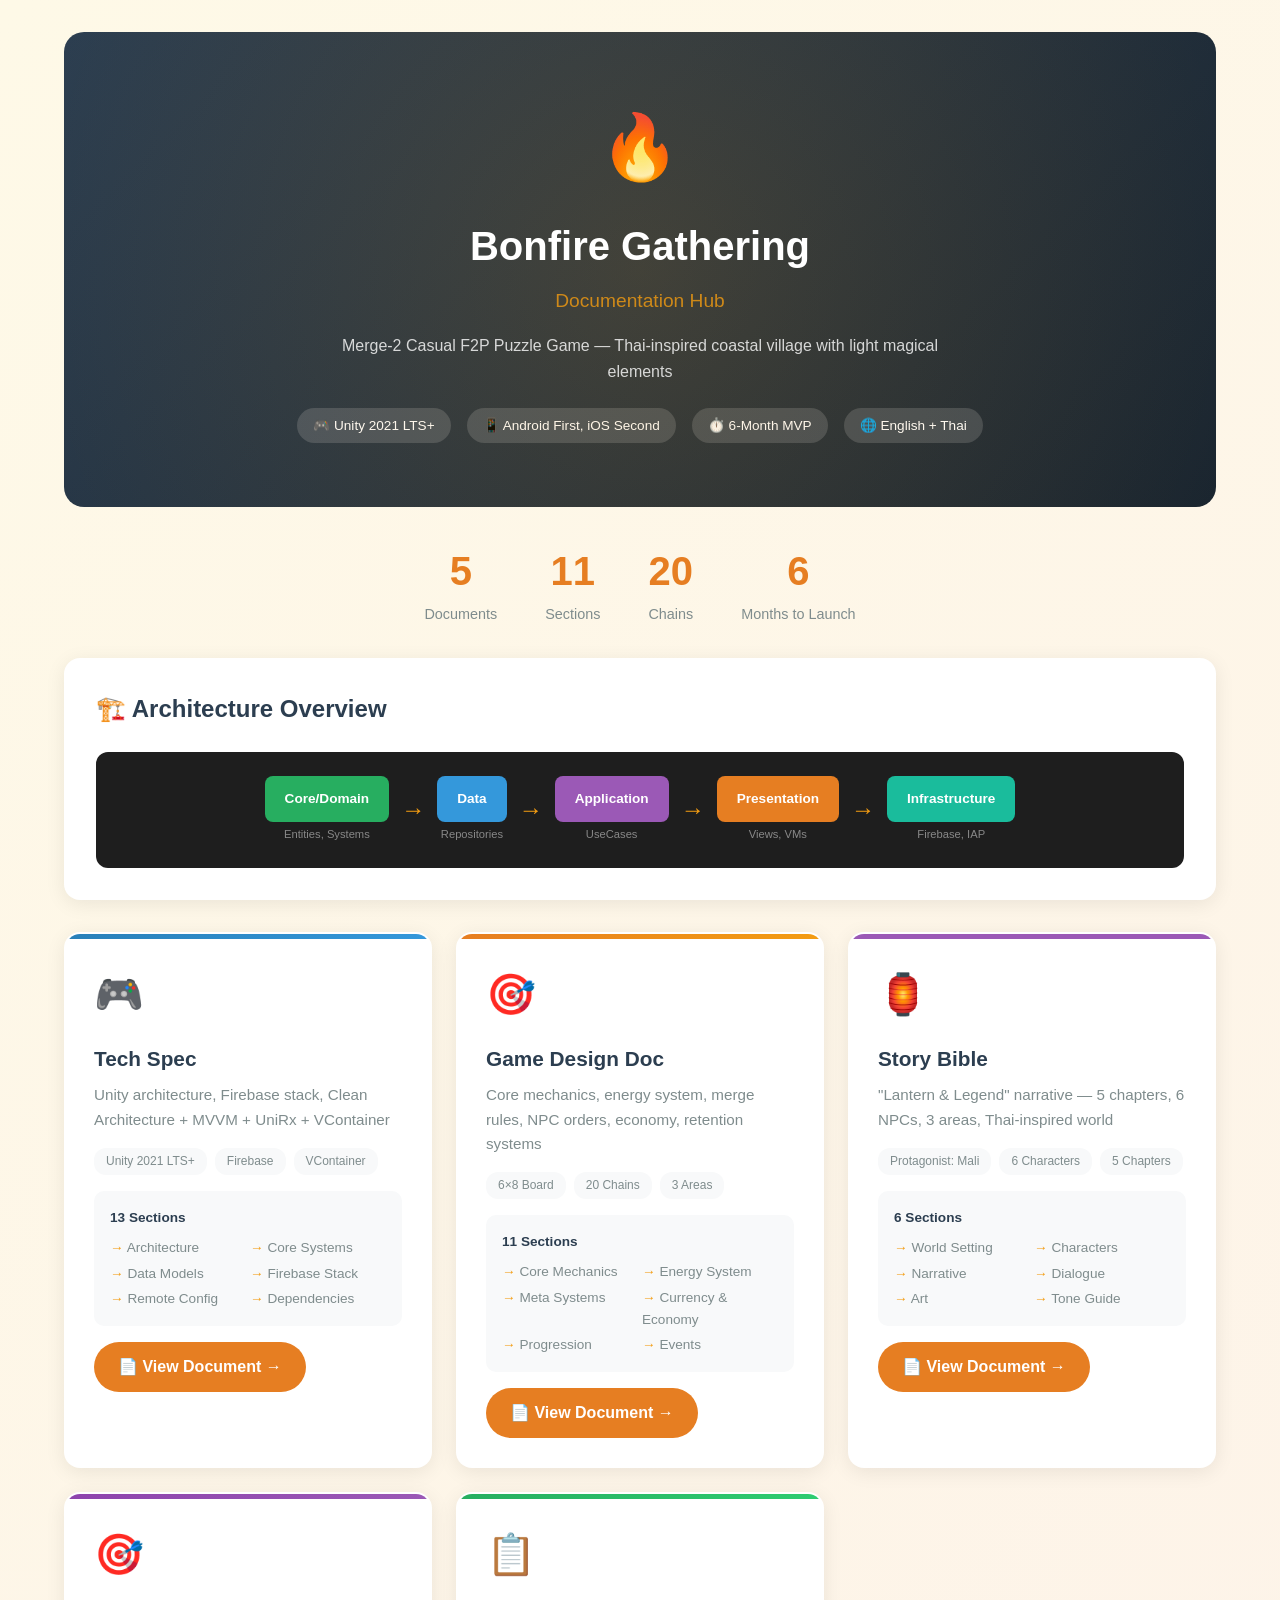
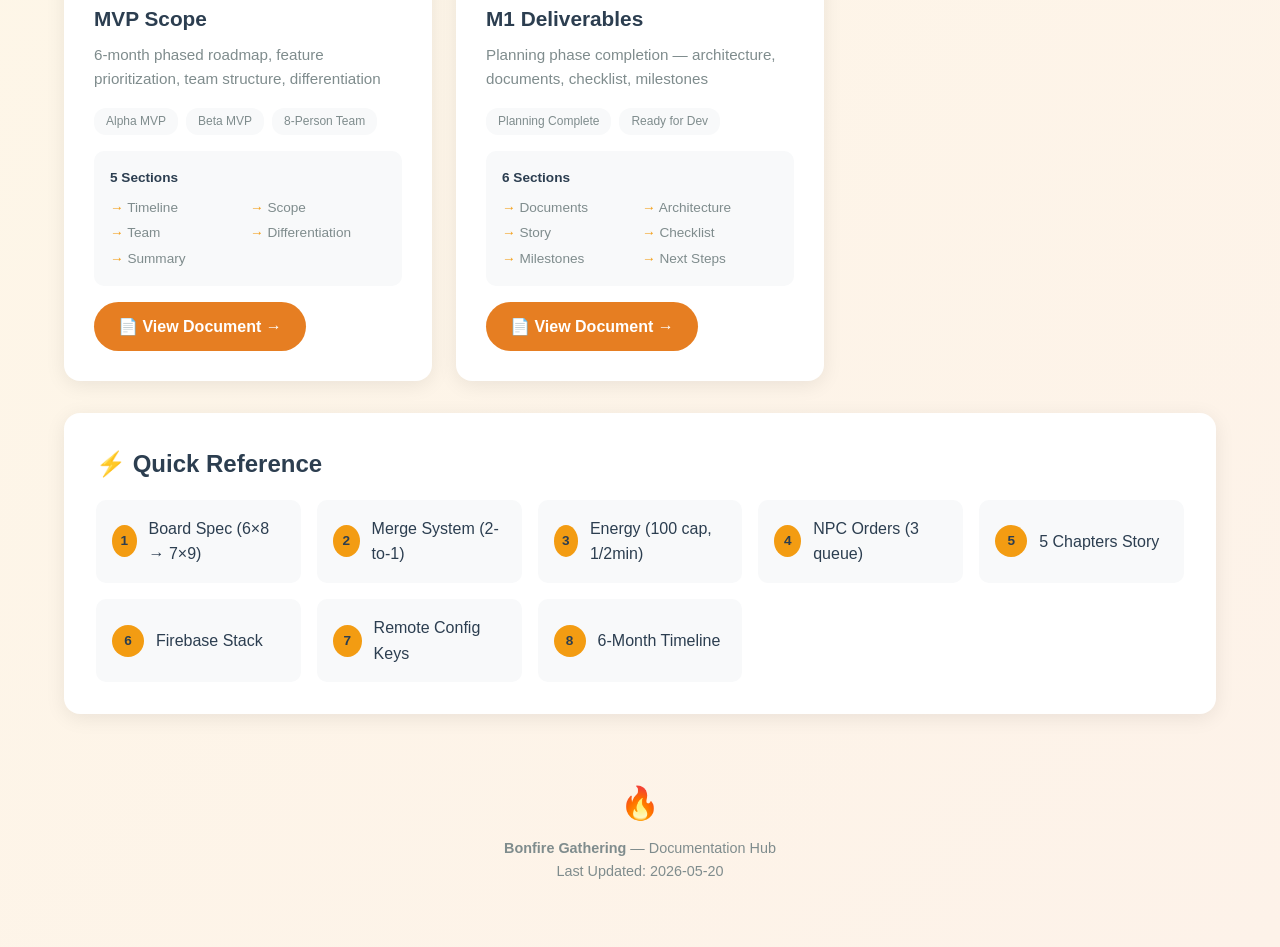
<file: docs/index.html>
<!DOCTYPE html>
<html lang="en">
<head>
<meta charset="UTF-8">
<meta name="viewport" content="width=device-width, initial-scale=1.0">
<title>Bonfire Gathering — Documentation Hub</title>
<style>
  :root {
    --primary: #e67e22;
    --primary-dark: #d35400;
    --secondary: #2c3e50;
    --accent: #f39c12;
    --bg-light: #fef9e7;
    --bg-card: #ffffff;
    --text: #2c3e50;
    --text-light: #7f8c8d;
    --border: #ecf0f1;
    --success: #27ae60;
    --info: #3498db;
    --magic: #9b59b6;
  }

  * { box-sizing: border-box; margin: 0; padding: 0; }

  body {
    font-family: -apple-system, BlinkMacSystemFont, 'Segoe UI', Roboto, sans-serif;
    background: linear-gradient(135deg, var(--bg-light) 0%, #fdf2e9 100%);
    color: var(--text);
    line-height: 1.6;
    min-height: 100vh;
  }

  .container {
    max-width: 1200px;
    margin: 0 auto;
    padding: 2rem 1.5rem;
  }

  header {
    text-align: center;
    padding: 4rem 2rem;
    background: linear-gradient(135deg, var(--secondary) 0%, #1a252f 100%);
    color: white;
    border-radius: 20px;
    margin-bottom: 2rem;
    position: relative;
    overflow: hidden;
  }

  header::before {
    content: '';
    position: absolute;
    top: -50%;
    left: -50%;
    width: 200%;
    height: 200%;
    background: radial-gradient(circle, rgba(243,156,18,0.15) 0%, transparent 50%);
    animation: glow 8s ease-in-out infinite;
  }

  @keyframes glow {
    0%, 100% { transform: scale(1); opacity: 0.5; }
    50% { transform: scale(1.1); opacity: 0.8; }
  }

  .logo { font-size: 4rem; margin-bottom: 1rem; }

  header h1 {
    font-size: 2.5rem;
    font-weight: 700;
    margin-bottom: 0.5rem;
    position: relative;
  }

  header .subtitle {
    font-size: 1.2rem;
    color: var(--accent);
    margin-bottom: 1rem;
  }

  header p {
    opacity: 0.8;
    max-width: 600px;
    margin: 0 auto;
  }

  .meta-tags {
    display: flex;
    justify-content: center;
    gap: 1rem;
    margin-top: 1.5rem;
    flex-wrap: wrap;
  }

  .meta-tag {
    background: rgba(255,255,255,0.15);
    padding: 0.4rem 1rem;
    border-radius: 20px;
    font-size: 0.85rem;
  }

  /* DOC GRID */
  .doc-grid {
    display: grid;
    grid-template-columns: repeat(auto-fit, minmax(340px, 1fr));
    gap: 1.5rem;
    margin-bottom: 2rem;
  }

  .doc-card {
    background: var(--bg-card);
    border-radius: 16px;
    padding: 1.75rem;
    box-shadow: 0 4px 20px rgba(0,0,0,0.08);
    border: 2px solid transparent;
    transition: all 0.3s;
    position: relative;
    overflow: hidden;
  }

  .doc-card::before {
    content: '';
    position: absolute;
    top: 0;
    left: 0;
    width: 100%;
    height: 5px;
  }

  .doc-card.tech::before { background: linear-gradient(90deg, #2980b9, #3498db); }
  .doc-card.game::before { background: linear-gradient(90deg, var(--primary), var(--accent)); }
  .doc-card.story::before { background: linear-gradient(90deg, var(--magic), #9b59b6); }
  .doc-card.mvp::before { background: linear-gradient(90deg, #8e44ad, #9b59b6); }
  .doc-card.m1::before { background: linear-gradient(90deg, var(--success), #2ecc71); }

  .doc-card:hover {
    transform: translateY(-4px);
    box-shadow: 0 12px 40px rgba(0,0,0,0.15);
    border-color: var(--accent);
  }

  .doc-card .icon {
    font-size: 2.5rem;
    margin-bottom: 1rem;
  }

  .doc-card h3 {
    color: var(--secondary);
    font-size: 1.3rem;
    margin-bottom: 0.5rem;
  }

  .doc-card .description {
    color: var(--text-light);
    font-size: 0.95rem;
    margin-bottom: 1rem;
  }

  .doc-card .tags {
    display: flex;
    flex-wrap: wrap;
    gap: 0.5rem;
    margin-bottom: 1rem;
  }

  .doc-tag {
    background: #f8f9fa;
    padding: 0.25rem 0.75rem;
    border-radius: 12px;
    font-size: 0.75rem;
    color: var(--text-light);
  }

  .doc-card .sections {
    background: #f8f9fa;
    border-radius: 10px;
    padding: 1rem;
    font-size: 0.85rem;
    color: var(--text-light);
  }

  .doc-card .sections strong {
    color: var(--secondary);
    display: block;
    margin-bottom: 0.5rem;
  }

  .doc-card .sections ul {
    list-style: none;
    display: grid;
    grid-template-columns: 1fr 1fr;
    gap: 0.25rem;
  }

  .doc-card .sections li::before {
    content: '→ ';
    color: var(--accent);
  }

  .doc-link {
    display: inline-flex;
    align-items: center;
    gap: 0.5rem;
    background: var(--primary);
    color: white;
    padding: 0.75rem 1.5rem;
    border-radius: 25px;
    text-decoration: none;
    font-weight: 600;
    margin-top: 1rem;
    transition: all 0.2s;
  }

  .doc-link:hover {
    background: var(--primary-dark);
    transform: scale(1.05);
  }

  /* STATS BAR */
  .stats-bar {
    display: flex;
    justify-content: center;
    gap: 3rem;
    margin: 2rem 0;
    flex-wrap: wrap;
  }

  .stat-item {
    text-align: center;
  }

  .stat-value {
    font-size: 2.5rem;
    font-weight: bold;
    color: var(--primary);
  }

  .stat-label {
    color: var(--text-light);
    font-size: 0.9rem;
  }

  /* ARCH OVERVIEW */
  .arch-overview {
    background: var(--bg-card);
    border-radius: 16px;
    padding: 2rem;
    margin-bottom: 2rem;
    box-shadow: 0 4px 20px rgba(0,0,0,0.08);
  }

  .arch-overview h2 {
    color: var(--secondary);
    margin-bottom: 1.5rem;
    display: flex;
    align-items: center;
    gap: 0.75rem;
  }

  .arch-flow {
    display: flex;
    align-items: center;
    justify-content: center;
    gap: 0.75rem;
    flex-wrap: wrap;
    padding: 1.5rem;
    background: #1e1e1e;
    border-radius: 12px;
  }

  .arch-layer {
    display: flex;
    flex-direction: column;
    align-items: center;
    gap: 0.25rem;
  }

  .arch-box {
    padding: 0.75rem 1.25rem;
    border-radius: 8px;
    font-size: 0.85rem;
    font-weight: 600;
    color: white;
  }

  .arch-box.domain { background: #27ae60; }
  .arch-box.data { background: #3498db; }
  .arch-box.application { background: #9b59b6; }
  .arch-box.presentation { background: #e67e22; }
  .arch-box.infrastructure { background: #1abc9c; }

  .arch-arrow {
    font-size: 1.5rem;
    color: var(--accent);
  }

  /* QUICK LINKS */
  .quick-links {
    background: var(--bg-card);
    border-radius: 16px;
    padding: 2rem;
    margin-bottom: 2rem;
    box-shadow: 0 4px 20px rgba(0,0,0,0.08);
  }

  .quick-links h2 {
    color: var(--secondary);
    margin-bottom: 1rem;
  }

  .link-grid {
    display: grid;
    grid-template-columns: repeat(auto-fit, minmax(200px, 1fr));
    gap: 1rem;
  }

  .quick-link {
    display: flex;
    align-items: center;
    gap: 0.75rem;
    padding: 1rem;
    background: #f8f9fa;
    border-radius: 10px;
    text-decoration: none;
    color: var(--secondary);
    transition: all 0.2s;
  }

  .quick-link:hover {
    background: var(--primary);
    color: white;
  }

  .quick-link .num {
    width: 32px;
    height: 32px;
    border-radius: 50%;
    background: var(--accent);
    display: flex;
    align-items: center;
    justify-content: center;
    font-weight: bold;
    font-size: 0.85rem;
  }

  .quick-link:hover .num {
    background: white;
    color: var(--primary);
  }

  /* FOOTER */
  footer {
    text-align: center;
    padding: 2rem;
    color: var(--text-light);
    font-size: 0.9rem;
  }

  footer .fire { font-size: 2rem; margin-bottom: 0.5rem; }

  @media (max-width: 768px) {
    header h1 { font-size: 1.8rem; }
    .doc-grid { grid-template-columns: 1fr; }
    .arch-flow { flex-direction: column; }
    .arch-arrow { transform: rotate(90deg); }
    .stats-bar { gap: 1.5rem; }
  }
</style>
</head>
<body>
<div class="container">

<header>
  <div class="logo">🔥</div>
  <h1>Bonfire Gathering</h1>
  <p class="subtitle">Documentation Hub</p>
  <p>Merge-2 Casual F2P Puzzle Game — Thai-inspired coastal village with light magical elements</p>
  <div class="meta-tags">
    <span class="meta-tag">🎮 Unity 2021 LTS+</span>
    <span class="meta-tag">📱 Android First, iOS Second</span>
    <span class="meta-tag">⏱️ 6-Month MVP</span>
    <span class="meta-tag">🌐 English + Thai</span>
  </div>
</header>

<!-- STATS -->
<div class="stats-bar">
  <div class="stat-item">
    <div class="stat-value">5</div>
    <div class="stat-label">Documents</div>
  </div>
  <div class="stat-item">
    <div class="stat-value">11</div>
    <div class="stat-label">Sections</div>
  </div>
  <div class="stat-item">
    <div class="stat-value">20</div>
    <div class="stat-label">Chains</div>
  </div>
  <div class="stat-item">
    <div class="stat-value">6</div>
    <div class="stat-label">Months to Launch</div>
  </div>
</div>

<!-- ARCHITECTURE OVERVIEW -->
<div class="arch-overview">
  <h2>🏗️ Architecture Overview</h2>
  <div class="arch-flow">
    <div class="arch-layer">
      <div class="arch-box domain">Core/Domain</div>
      <span style="font-size:0.7rem;color:#888;">Entities, Systems</span>
    </div>
    <span class="arch-arrow">→</span>
    <div class="arch-layer">
      <div class="arch-box data">Data</div>
      <span style="font-size:0.7rem;color:#888;">Repositories</span>
    </div>
    <span class="arch-arrow">→</span>
    <div class="arch-layer">
      <div class="arch-box application">Application</div>
      <span style="font-size:0.7rem;color:#888;">UseCases</span>
    </div>
    <span class="arch-arrow">→</span>
    <div class="arch-layer">
      <div class="arch-box presentation">Presentation</div>
      <span style="font-size:0.7rem;color:#888;">Views, VMs</span>
    </div>
    <span class="arch-arrow">→</span>
    <div class="arch-layer">
      <div class="arch-box infrastructure">Infrastructure</div>
      <span style="font-size:0.7rem;color:#888;">Firebase, IAP</span>
    </div>
  </div>
</div>

<!-- DOCUMENT CARDS -->
<div class="doc-grid">
  <div class="doc-card tech">
    <div class="icon">🎮</div>
    <h3>Tech Spec</h3>
    <p class="description">Unity architecture, Firebase stack, Clean Architecture + MVVM + UniRx + VContainer</p>
    <div class="tags">
      <span class="doc-tag">Unity 2021 LTS+</span>
      <span class="doc-tag">Firebase</span>
      <span class="doc-tag">VContainer</span>
    </div>
    <div class="sections">
      <strong>13 Sections</strong>
      <ul>
        <li>Architecture</li>
        <li>Core Systems</li>
        <li>Data Models</li>
        <li>Firebase Stack</li>
        <li>Remote Config</li>
        <li>Dependencies</li>
      </ul>
    </div>
    <a href="TECH_SPEC.html" class="doc-link">📄 View Document →</a>
  </div>

  <div class="doc-card game">
    <div class="icon">🎯</div>
    <h3>Game Design Doc</h3>
    <p class="description">Core mechanics, energy system, merge rules, NPC orders, economy, retention systems</p>
    <div class="tags">
      <span class="doc-tag">6×8 Board</span>
      <span class="doc-tag">20 Chains</span>
      <span class="doc-tag">3 Areas</span>
    </div>
    <div class="sections">
      <strong>11 Sections</strong>
      <ul>
        <li>Core Mechanics</li>
        <li>Energy System</li>
        <li>Meta Systems</li>
        <li>Currency & Economy</li>
        <li>Progression</li>
        <li>Events</li>
      </ul>
    </div>
    <a href="GAME_DESIGN_DOC.html" class="doc-link">📄 View Document →</a>
  </div>

  <div class="doc-card story">
    <div class="icon">🏮</div>
    <h3>Story Bible</h3>
    <p class="description">"Lantern & Legend" narrative — 5 chapters, 6 NPCs, 3 areas, Thai-inspired world</p>
    <div class="tags">
      <span class="doc-tag">Protagonist: Mali</span>
      <span class="doc-tag">6 Characters</span>
      <span class="doc-tag">5 Chapters</span>
    </div>
    <div class="sections">
      <strong>6 Sections</strong>
      <ul>
        <li>World Setting</li>
        <li>Characters</li>
        <li>Narrative</li>
        <li>Dialogue</li>
        <li>Art</li>
        <li>Tone Guide</li>
      </ul>
    </div>
    <a href="STORY_BIBLE.html" class="doc-link">📄 View Document →</a>
  </div>

  <div class="doc-card mvp">
    <div class="icon">🎯</div>
    <h3>MVP Scope</h3>
    <p class="description">6-month phased roadmap, feature prioritization, team structure, differentiation</p>
    <div class="tags">
      <span class="doc-tag">Alpha MVP</span>
      <span class="doc-tag">Beta MVP</span>
      <span class="doc-tag">8-Person Team</span>
    </div>
    <div class="sections">
      <strong>5 Sections</strong>
      <ul>
        <li>Timeline</li>
        <li>Scope</li>
        <li>Team</li>
        <li>Differentiation</li>
        <li>Summary</li>
      </ul>
    </div>
    <a href="MVP_Scope_Recommendation.html" class="doc-link">📄 View Document →</a>
  </div>

  <div class="doc-card m1">
    <div class="icon">📋</div>
    <h3>M1 Deliverables</h3>
    <p class="description">Planning phase completion — architecture, documents, checklist, milestones</p>
    <div class="tags">
      <span class="doc-tag">Planning Complete</span>
      <span class="doc-tag">Ready for Dev</span>
    </div>
    <div class="sections">
      <strong>6 Sections</strong>
      <ul>
        <li>Documents</li>
        <li>Architecture</li>
        <li>Story</li>
        <li>Checklist</li>
        <li>Milestones</li>
        <li>Next Steps</li>
      </ul>
    </div>
    <a href="M1_DELIVERABLES.html" class="doc-link">📄 View Document →</a>
  </div>
</div>

<!-- QUICK LINKS -->
<div class="quick-links">
  <h2>⚡ Quick Reference</h2>
  <div class="link-grid">
    <a href="TECH_SPEC.html#board" class="quick-link">
      <span class="num">1</span>
      <span>Board Spec (6×8 → 7×9)</span>
    </a>
    <a href="GAME_DESIGN_DOC.html#mechanics" class="quick-link">
      <span class="num">2</span>
      <span>Merge System (2-to-1)</span>
    </a>
    <a href="GAME_DESIGN_DOC.html#energy" class="quick-link">
      <span class="num">3</span>
      <span>Energy (100 cap, 1/2min)</span>
    </a>
    <a href="GAME_DESIGN_DOC.html#meta" class="quick-link">
      <span class="num">4</span>
      <span>NPC Orders (3 queue)</span>
    </a>
    <a href="STORY_BIBLE.html#narrative" class="quick-link">
      <span class="num">5</span>
      <span>5 Chapters Story</span>
    </a>
    <a href="TECH_SPEC.html#firebase" class="quick-link">
      <span class="num">6</span>
      <span>Firebase Stack</span>
    </a>
    <a href="TECH_SPEC.html#remote" class="quick-link">
      <span class="num">7</span>
      <span>Remote Config Keys</span>
    </a>
    <a href="MVP_Scope_Recommendation.html#timeline" class="quick-link">
      <span class="num">8</span>
      <span>6-Month Timeline</span>
    </a>
  </div>
</div>

<footer>
  <div class="fire">🔥</div>
  <p><strong>Bonfire Gathering</strong> — Documentation Hub</p>
  <p>Last Updated: 2026-05-20</p>
</footer>

</div>
</body>
</html>
</file>
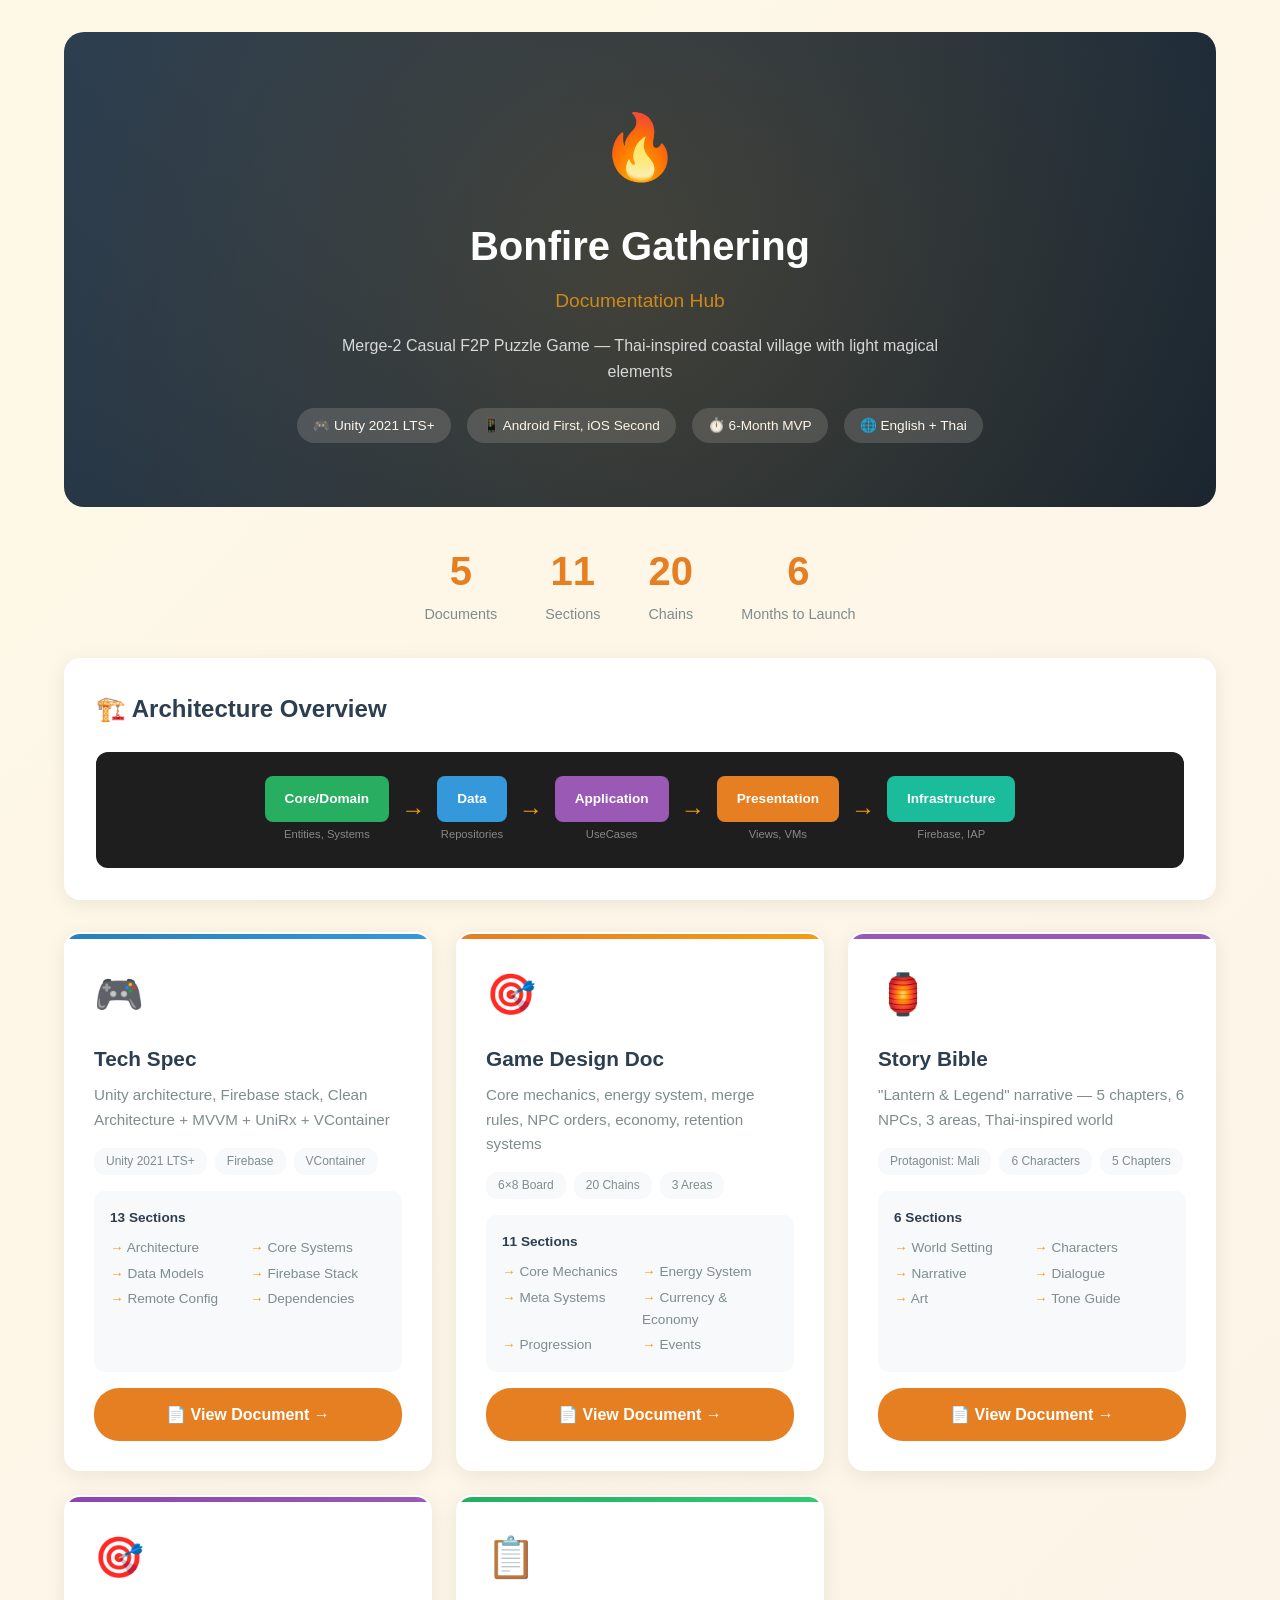
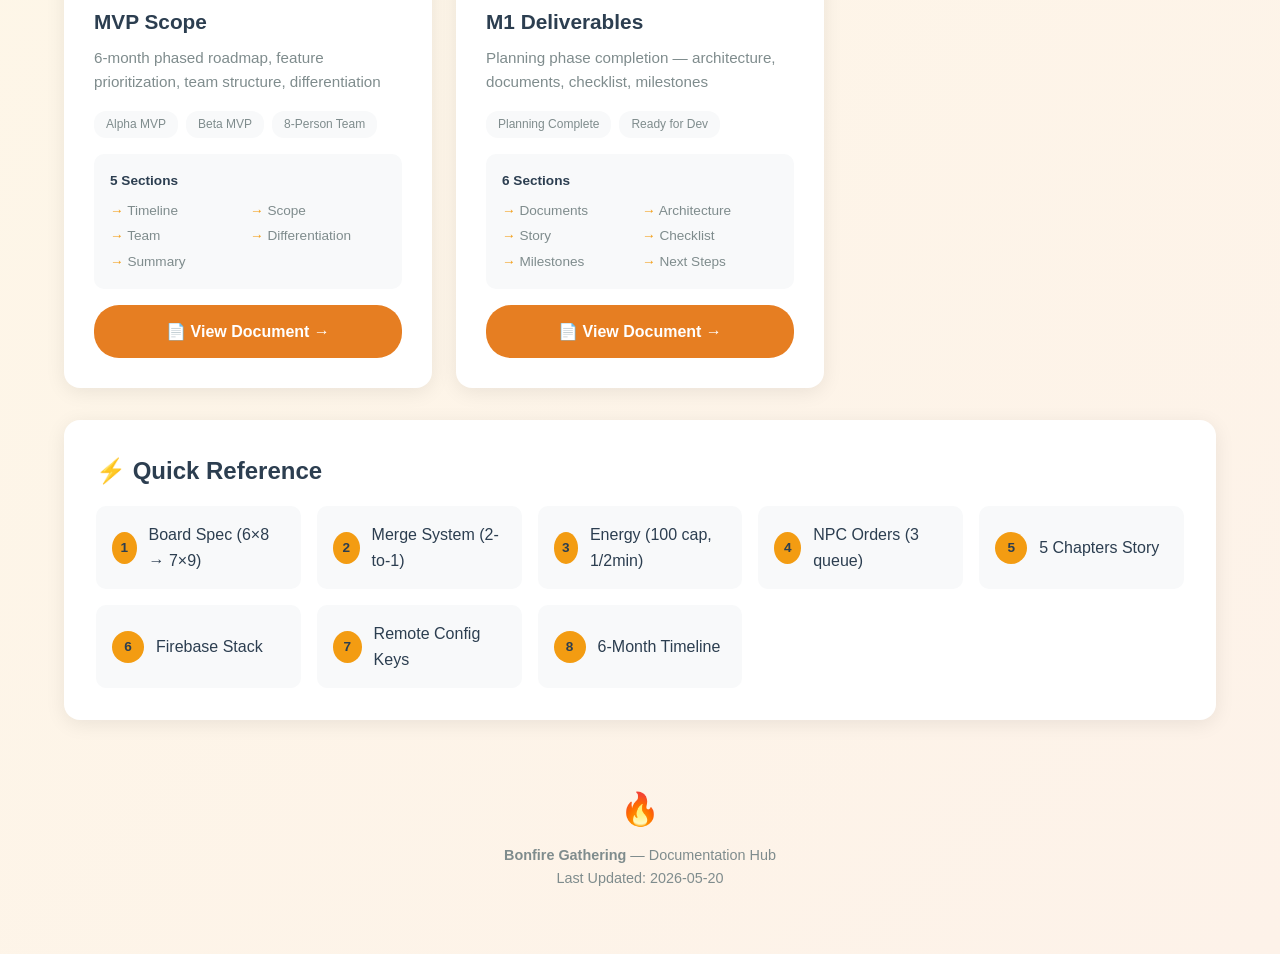
<file: public/index.html>
<!DOCTYPE html>
<html lang="en">
<head>
<meta charset="UTF-8">
<meta name="viewport" content="width=device-width, initial-scale=1.0">
<title>Bonfire Gathering — Documentation Hub</title>
<style>
  :root {
    --primary: #e67e22;
    --primary-dark: #d35400;
    --secondary: #2c3e50;
    --accent: #f39c12;
    --bg-light: #fef9e7;
    --bg-card: #ffffff;
    --text: #2c3e50;
    --text-light: #7f8c8d;
    --border: #ecf0f1;
    --success: #27ae60;
    --info: #3498db;
    --magic: #9b59b6;
  }

  * { box-sizing: border-box; margin: 0; padding: 0; }

  body {
    font-family: -apple-system, BlinkMacSystemFont, 'Segoe UI', Roboto, sans-serif;
    background: linear-gradient(135deg, var(--bg-light) 0%, #fdf2e9 100%);
    color: var(--text);
    line-height: 1.6;
    min-height: 100vh;
  }

  .container {
    max-width: 1200px;
    margin: 0 auto;
    padding: 2rem 1.5rem;
  }

  header {
    text-align: center;
    padding: 4rem 2rem;
    background: linear-gradient(135deg, var(--secondary) 0%, #1a252f 100%);
    color: white;
    border-radius: 20px;
    margin-bottom: 2rem;
    position: relative;
    overflow: hidden;
  }

  header::before {
    content: '';
    position: absolute;
    top: -50%;
    left: -50%;
    width: 200%;
    height: 200%;
    background: radial-gradient(circle, rgba(243,156,18,0.15) 0%, transparent 50%);
    animation: glow 8s ease-in-out infinite;
  }

  @keyframes glow {
    0%, 100% { transform: scale(1); opacity: 0.5; }
    50% { transform: scale(1.1); opacity: 0.8; }
  }

  .logo { font-size: 4rem; margin-bottom: 1rem; }

  header h1 {
    font-size: 2.5rem;
    font-weight: 700;
    margin-bottom: 0.5rem;
    position: relative;
  }

  header .subtitle {
    font-size: 1.2rem;
    color: var(--accent);
    margin-bottom: 1rem;
  }

  header p {
    opacity: 0.8;
    max-width: 600px;
    margin: 0 auto;
  }

  .meta-tags {
    display: flex;
    justify-content: center;
    gap: 1rem;
    margin-top: 1.5rem;
    flex-wrap: wrap;
  }

  .meta-tag {
    background: rgba(255,255,255,0.15);
    padding: 0.4rem 1rem;
    border-radius: 20px;
    font-size: 0.85rem;
  }

  /* DOC GRID */
  .doc-grid {
    display: grid;
    grid-template-columns: repeat(auto-fit, minmax(340px, 1fr));
    gap: 1.5rem;
    margin-bottom: 2rem;
    align-items: stretch;
  }

  .doc-card {
    background: var(--bg-card);
    border-radius: 16px;
    padding: 1.75rem;
    box-shadow: 0 4px 20px rgba(0,0,0,0.08);
    border: 2px solid transparent;
    transition: all 0.3s;
    position: relative;
    overflow: hidden;
    display: flex;
    flex-direction: column;
  }

  .doc-card::before {
    content: '';
    position: absolute;
    top: 0;
    left: 0;
    width: 100%;
    height: 5px;
  }

  .doc-card.tech::before { background: linear-gradient(90deg, #2980b9, #3498db); }
  .doc-card.game::before { background: linear-gradient(90deg, var(--primary), var(--accent)); }
  .doc-card.story::before { background: linear-gradient(90deg, var(--magic), #9b59b6); }
  .doc-card.mvp::before { background: linear-gradient(90deg, #8e44ad, #9b59b6); }
  .doc-card.m1::before { background: linear-gradient(90deg, var(--success), #2ecc71); }

  .doc-card:hover {
    transform: translateY(-4px);
    box-shadow: 0 12px 40px rgba(0,0,0,0.15);
    border-color: var(--accent);
  }

  .doc-card .icon {
    font-size: 2.5rem;
    margin-bottom: 1rem;
  }

  .doc-card h3 {
    color: var(--secondary);
    font-size: 1.3rem;
    margin-bottom: 0.5rem;
  }

  .doc-card .description {
    color: var(--text-light);
    font-size: 0.95rem;
    margin-bottom: 1rem;
  }

  .doc-card .tags {
    display: flex;
    flex-wrap: wrap;
    gap: 0.5rem;
    margin-bottom: 1rem;
  }

  .doc-tag {
    background: #f8f9fa;
    padding: 0.25rem 0.75rem;
    border-radius: 12px;
    font-size: 0.75rem;
    color: var(--text-light);
  }

  .doc-card .sections {
    background: #f8f9fa;
    border-radius: 10px;
    padding: 1rem;
    font-size: 0.85rem;
    color: var(--text-light);
    flex: 1;
  }

  .doc-card .sections strong {
    color: var(--secondary);
    display: block;
    margin-bottom: 0.5rem;
  }

  .doc-card .sections ul {
    list-style: none;
    display: grid;
    grid-template-columns: 1fr 1fr;
    gap: 0.25rem;
  }

  .doc-card .sections li::before {
    content: '→ ';
    color: var(--accent);
  }

  .doc-card-footer {
    margin-top: auto;
    padding-top: 1rem;
  }

  .doc-link {
    display: flex;
    align-items: center;
    justify-content: center;
    gap: 0.5rem;
    background: var(--primary);
    color: white;
    padding: 0.85rem 1.5rem;
    border-radius: 25px;
    text-decoration: none;
    font-weight: 600;
    transition: all 0.2s;
    width: 100%;
  }

  .doc-link:hover {
    background: var(--primary-dark);
    transform: scale(1.02);
  }

  /* STATS BAR */
  .stats-bar {
    display: flex;
    justify-content: center;
    gap: 3rem;
    margin: 2rem 0;
    flex-wrap: wrap;
  }

  .stat-item {
    text-align: center;
  }

  .stat-value {
    font-size: 2.5rem;
    font-weight: bold;
    color: var(--primary);
  }

  .stat-label {
    color: var(--text-light);
    font-size: 0.9rem;
  }

  /* ARCH OVERVIEW */
  .arch-overview {
    background: var(--bg-card);
    border-radius: 16px;
    padding: 2rem;
    margin-bottom: 2rem;
    box-shadow: 0 4px 20px rgba(0,0,0,0.08);
  }

  .arch-overview h2 {
    color: var(--secondary);
    margin-bottom: 1.5rem;
    display: flex;
    align-items: center;
    gap: 0.75rem;
  }

  .arch-flow {
    display: flex;
    align-items: center;
    justify-content: center;
    gap: 0.75rem;
    flex-wrap: wrap;
    padding: 1.5rem;
    background: #1e1e1e;
    border-radius: 12px;
  }

  .arch-layer {
    display: flex;
    flex-direction: column;
    align-items: center;
    gap: 0.25rem;
  }

  .arch-box {
    padding: 0.75rem 1.25rem;
    border-radius: 8px;
    font-size: 0.85rem;
    font-weight: 600;
    color: white;
  }

  .arch-box.domain { background: #27ae60; }
  .arch-box.data { background: #3498db; }
  .arch-box.application { background: #9b59b6; }
  .arch-box.presentation { background: #e67e22; }
  .arch-box.infrastructure { background: #1abc9c; }

  .arch-arrow {
    font-size: 1.5rem;
    color: var(--accent);
  }

  /* QUICK LINKS */
  .quick-links {
    background: var(--bg-card);
    border-radius: 16px;
    padding: 2rem;
    margin-bottom: 2rem;
    box-shadow: 0 4px 20px rgba(0,0,0,0.08);
  }

  .quick-links h2 {
    color: var(--secondary);
    margin-bottom: 1rem;
  }

  .link-grid {
    display: grid;
    grid-template-columns: repeat(auto-fit, minmax(200px, 1fr));
    gap: 1rem;
  }

  .quick-link {
    display: flex;
    align-items: center;
    gap: 0.75rem;
    padding: 1rem;
    background: #f8f9fa;
    border-radius: 10px;
    text-decoration: none;
    color: var(--secondary);
    transition: all 0.2s;
  }

  .quick-link:hover {
    background: var(--primary);
    color: white;
  }

  .quick-link .num {
    width: 32px;
    height: 32px;
    border-radius: 50%;
    background: var(--accent);
    display: flex;
    align-items: center;
    justify-content: center;
    font-weight: bold;
    font-size: 0.85rem;
  }

  .quick-link:hover .num {
    background: white;
    color: var(--primary);
  }

  /* FOOTER */
  footer {
    text-align: center;
    padding: 2rem;
    color: var(--text-light);
    font-size: 0.9rem;
  }

  footer .fire { font-size: 2rem; margin-bottom: 0.5rem; }

  @media (max-width: 768px) {
    header h1 { font-size: 1.8rem; }
    .doc-grid { grid-template-columns: 1fr; }
    .arch-flow { flex-direction: column; }
    .arch-arrow { transform: rotate(90deg); }
    .stats-bar { gap: 1.5rem; }
  }
</style>
</head>
<body>
<div class="container">

<header>
  <div class="logo">🔥</div>
  <h1>Bonfire Gathering</h1>
  <p class="subtitle">Documentation Hub</p>
  <p>Merge-2 Casual F2P Puzzle Game — Thai-inspired coastal village with light magical elements</p>
  <div class="meta-tags">
    <span class="meta-tag">🎮 Unity 2021 LTS+</span>
    <span class="meta-tag">📱 Android First, iOS Second</span>
    <span class="meta-tag">⏱️ 6-Month MVP</span>
    <span class="meta-tag">🌐 English + Thai</span>
  </div>
</header>

<!-- STATS -->
<div class="stats-bar">
  <div class="stat-item">
    <div class="stat-value">5</div>
    <div class="stat-label">Documents</div>
  </div>
  <div class="stat-item">
    <div class="stat-value">11</div>
    <div class="stat-label">Sections</div>
  </div>
  <div class="stat-item">
    <div class="stat-value">20</div>
    <div class="stat-label">Chains</div>
  </div>
  <div class="stat-item">
    <div class="stat-value">6</div>
    <div class="stat-label">Months to Launch</div>
  </div>
</div>

<!-- ARCHITECTURE OVERVIEW -->
<div class="arch-overview">
  <h2>🏗️ Architecture Overview</h2>
  <div class="arch-flow">
    <div class="arch-layer">
      <div class="arch-box domain">Core/Domain</div>
      <span style="font-size:0.7rem;color:#888;">Entities, Systems</span>
    </div>
    <span class="arch-arrow">→</span>
    <div class="arch-layer">
      <div class="arch-box data">Data</div>
      <span style="font-size:0.7rem;color:#888;">Repositories</span>
    </div>
    <span class="arch-arrow">→</span>
    <div class="arch-layer">
      <div class="arch-box application">Application</div>
      <span style="font-size:0.7rem;color:#888;">UseCases</span>
    </div>
    <span class="arch-arrow">→</span>
    <div class="arch-layer">
      <div class="arch-box presentation">Presentation</div>
      <span style="font-size:0.7rem;color:#888;">Views, VMs</span>
    </div>
    <span class="arch-arrow">→</span>
    <div class="arch-layer">
      <div class="arch-box infrastructure">Infrastructure</div>
      <span style="font-size:0.7rem;color:#888;">Firebase, IAP</span>
    </div>
  </div>
</div>

<!-- DOCUMENT CARDS -->
<div class="doc-grid">
  <div class="doc-card tech">
    <div class="icon">🎮</div>
    <h3>Tech Spec</h3>
    <p class="description">Unity architecture, Firebase stack, Clean Architecture + MVVM + UniRx + VContainer</p>
    <div class="tags">
      <span class="doc-tag">Unity 2021 LTS+</span>
      <span class="doc-tag">Firebase</span>
      <span class="doc-tag">VContainer</span>
    </div>
    <div class="sections">
      <strong>13 Sections</strong>
      <ul>
        <li>Architecture</li>
        <li>Core Systems</li>
        <li>Data Models</li>
        <li>Firebase Stack</li>
        <li>Remote Config</li>
        <li>Dependencies</li>
      </ul>
    </div>
    <div class="doc-card-footer">
      <a href="TECH_SPEC.html" class="doc-link">📄 View Document →</a>
    </div>
  </div>

  <div class="doc-card game">
    <div class="icon">🎯</div>
    <h3>Game Design Doc</h3>
    <p class="description">Core mechanics, energy system, merge rules, NPC orders, economy, retention systems</p>
    <div class="tags">
      <span class="doc-tag">6×8 Board</span>
      <span class="doc-tag">20 Chains</span>
      <span class="doc-tag">3 Areas</span>
    </div>
    <div class="sections">
      <strong>11 Sections</strong>
      <ul>
        <li>Core Mechanics</li>
        <li>Energy System</li>
        <li>Meta Systems</li>
        <li>Currency & Economy</li>
        <li>Progression</li>
        <li>Events</li>
      </ul>
    </div>
    <div class="doc-card-footer">
      <a href="GAME_DESIGN_DOC.html" class="doc-link">📄 View Document →</a>
    </div>
  </div>

  <div class="doc-card story">
    <div class="icon">🏮</div>
    <h3>Story Bible</h3>
    <p class="description">"Lantern & Legend" narrative — 5 chapters, 6 NPCs, 3 areas, Thai-inspired world</p>
    <div class="tags">
      <span class="doc-tag">Protagonist: Mali</span>
      <span class="doc-tag">6 Characters</span>
      <span class="doc-tag">5 Chapters</span>
    </div>
    <div class="sections">
      <strong>6 Sections</strong>
      <ul>
        <li>World Setting</li>
        <li>Characters</li>
        <li>Narrative</li>
        <li>Dialogue</li>
        <li>Art</li>
        <li>Tone Guide</li>
      </ul>
    </div>
    <div class="doc-card-footer">
      <a href="STORY_BIBLE.html" class="doc-link">📄 View Document →</a>
    </div>
  </div>

  <div class="doc-card mvp">
    <div class="icon">🎯</div>
    <h3>MVP Scope</h3>
    <p class="description">6-month phased roadmap, feature prioritization, team structure, differentiation</p>
    <div class="tags">
      <span class="doc-tag">Alpha MVP</span>
      <span class="doc-tag">Beta MVP</span>
      <span class="doc-tag">8-Person Team</span>
    </div>
    <div class="sections">
      <strong>5 Sections</strong>
      <ul>
        <li>Timeline</li>
        <li>Scope</li>
        <li>Team</li>
        <li>Differentiation</li>
        <li>Summary</li>
      </ul>
    </div>
    <div class="doc-card-footer">
      <a href="MVP_Scope_Recommendation.html" class="doc-link">📄 View Document →</a>
    </div>
  </div>

  <div class="doc-card m1">
    <div class="icon">📋</div>
    <h3>M1 Deliverables</h3>
    <p class="description">Planning phase completion — architecture, documents, checklist, milestones</p>
    <div class="tags">
      <span class="doc-tag">Planning Complete</span>
      <span class="doc-tag">Ready for Dev</span>
    </div>
    <div class="sections">
      <strong>6 Sections</strong>
      <ul>
        <li>Documents</li>
        <li>Architecture</li>
        <li>Story</li>
        <li>Checklist</li>
        <li>Milestones</li>
        <li>Next Steps</li>
      </ul>
    </div>
    <div class="doc-card-footer">
      <a href="M1_DELIVERABLES.html" class="doc-link">📄 View Document →</a>
    </div>
  </div>
</div>

<!-- QUICK LINKS -->
<div class="quick-links">
  <h2>⚡ Quick Reference</h2>
  <div class="link-grid">
    <a href="TECH_SPEC.html#board" class="quick-link">
      <span class="num">1</span>
      <span>Board Spec (6×8 → 7×9)</span>
    </a>
    <a href="GAME_DESIGN_DOC.html#mechanics" class="quick-link">
      <span class="num">2</span>
      <span>Merge System (2-to-1)</span>
    </a>
    <a href="GAME_DESIGN_DOC.html#energy" class="quick-link">
      <span class="num">3</span>
      <span>Energy (100 cap, 1/2min)</span>
    </a>
    <a href="GAME_DESIGN_DOC.html#meta" class="quick-link">
      <span class="num">4</span>
      <span>NPC Orders (3 queue)</span>
    </a>
    <a href="STORY_BIBLE.html#narrative" class="quick-link">
      <span class="num">5</span>
      <span>5 Chapters Story</span>
    </a>
    <a href="TECH_SPEC.html#firebase" class="quick-link">
      <span class="num">6</span>
      <span>Firebase Stack</span>
    </a>
    <a href="TECH_SPEC.html#remote" class="quick-link">
      <span class="num">7</span>
      <span>Remote Config Keys</span>
    </a>
    <a href="MVP_Scope_Recommendation.html#timeline" class="quick-link">
      <span class="num">8</span>
      <span>6-Month Timeline</span>
    </a>
  </div>
</div>

<footer>
  <div class="fire">🔥</div>
  <p><strong>Bonfire Gathering</strong> — Documentation Hub</p>
  <p>Last Updated: 2026-05-20</p>
</footer>

</div>
</body>
</html>
</file>
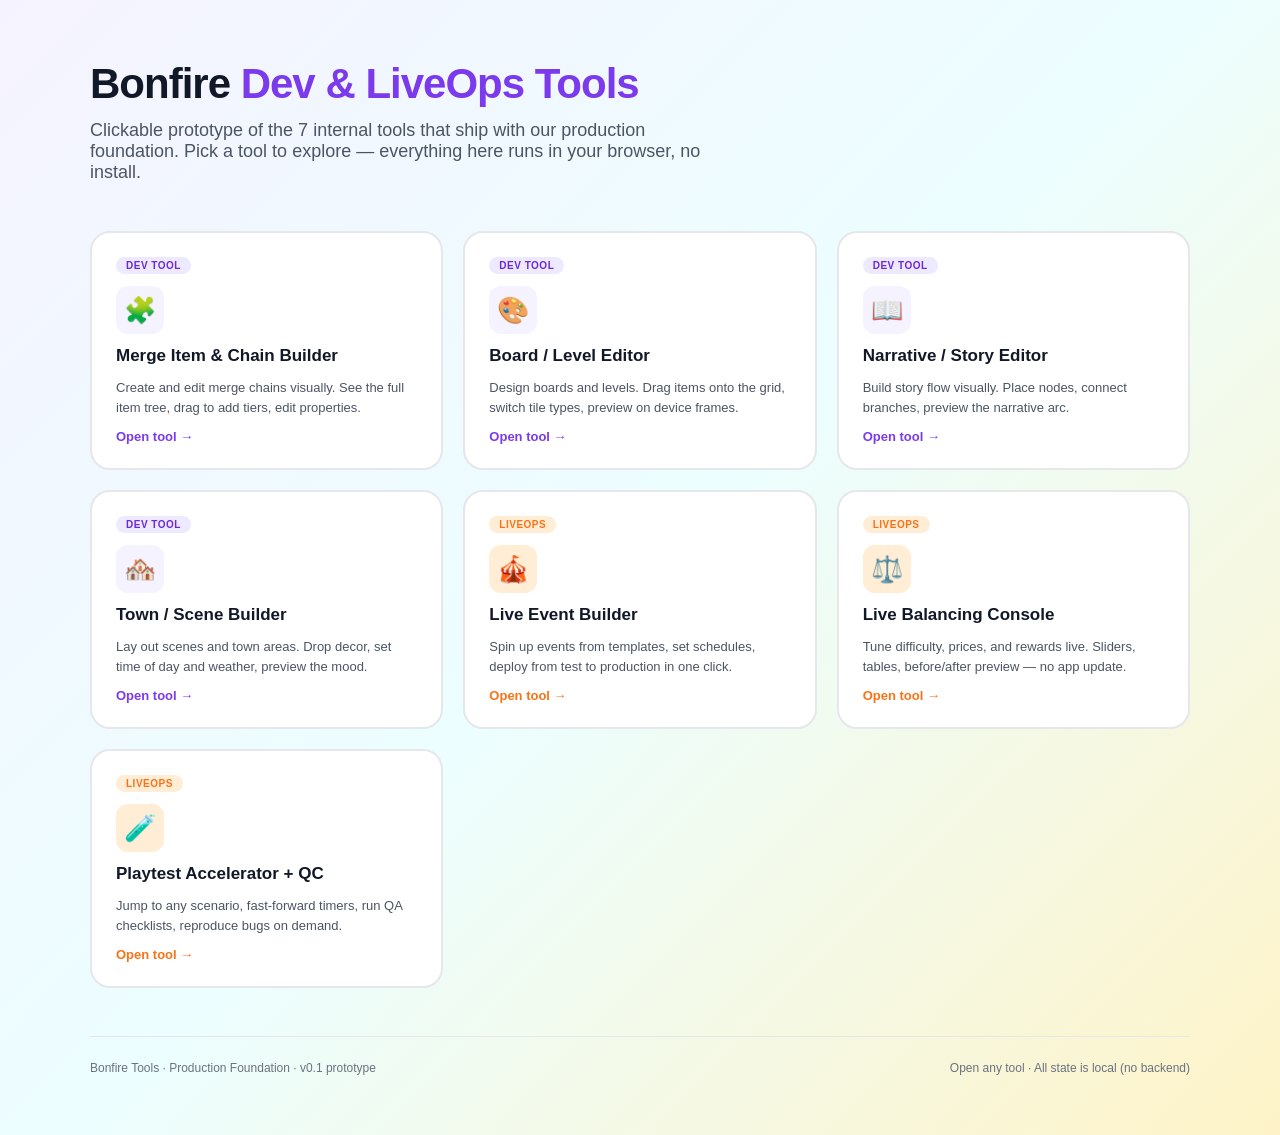
<file: docs/bonfire-tools-prototype/index.html>
<!DOCTYPE html>
<html lang="en">
<head>
<meta charset="UTF-8">
<title>Bonfire Tools — Dev & LiveOps Prototype</title>
<meta name="viewport" content="width=device-width, initial-scale=1">
<link rel="stylesheet" href="assets/style.css">
</head>
<body>

<div class="landing">
  <div class="container">

    <h1>Bonfire <span class="accent">Dev & LiveOps Tools</span></h1>
    <p class="sub">
      Clickable prototype of the 7 internal tools that ship with our production foundation.
      Pick a tool to explore — everything here runs in your browser, no install.
    </p>

    <div class="tool-grid">

      <a class="tool-card dev" href="tools/chain-builder.html">
        <span class="badge dev">Dev Tool</span>
        <div class="icon-wrap">🧩</div>
        <h3>Merge Item & Chain Builder</h3>
        <p>Create and edit merge chains visually. See the full item tree, drag to add tiers, edit properties.</p>
        <span class="cta">Open tool →</span>
      </a>

      <a class="tool-card dev" href="tools/board-editor.html">
        <span class="badge dev">Dev Tool</span>
        <div class="icon-wrap">🎨</div>
        <h3>Board / Level Editor</h3>
        <p>Design boards and levels. Drag items onto the grid, switch tile types, preview on device frames.</p>
        <span class="cta">Open tool →</span>
      </a>

      <a class="tool-card dev" href="tools/story-editor.html">
        <span class="badge dev">Dev Tool</span>
        <div class="icon-wrap">📖</div>
        <h3>Narrative / Story Editor</h3>
        <p>Build story flow visually. Place nodes, connect branches, preview the narrative arc.</p>
        <span class="cta">Open tool →</span>
      </a>

      <a class="tool-card dev" href="tools/town-builder.html">
        <span class="badge dev">Dev Tool</span>
        <div class="icon-wrap">🏘️</div>
        <h3>Town / Scene Builder</h3>
        <p>Lay out scenes and town areas. Drop decor, set time of day and weather, preview the mood.</p>
        <span class="cta">Open tool →</span>
      </a>

      <a class="tool-card liveops" href="tools/event-builder.html">
        <span class="badge liveops">LiveOps</span>
        <div class="icon-wrap">🎪</div>
        <h3>Live Event Builder</h3>
        <p>Spin up events from templates, set schedules, deploy from test to production in one click.</p>
        <span class="cta">Open tool →</span>
      </a>

      <a class="tool-card liveops" href="tools/balancing.html">
        <span class="badge liveops">LiveOps</span>
        <div class="icon-wrap">⚖️</div>
        <h3>Live Balancing Console</h3>
        <p>Tune difficulty, prices, and rewards live. Sliders, tables, before/after preview — no app update.</p>
        <span class="cta">Open tool →</span>
      </a>

      <a class="tool-card liveops" href="tools/playtest.html">
        <span class="badge liveops">LiveOps</span>
        <div class="icon-wrap">🧪</div>
        <h3>Playtest Accelerator + QC</h3>
        <p>Jump to any scenario, fast-forward timers, run QA checklists, reproduce bugs on demand.</p>
        <span class="cta">Open tool →</span>
      </a>

    </div>

    <div class="landing-footer">
      <span>Bonfire Tools · Production Foundation · v0.1 prototype</span>
      <span>Open any tool · All state is local (no backend)</span>
    </div>

  </div>
</div>

</body>
</html>
</file>
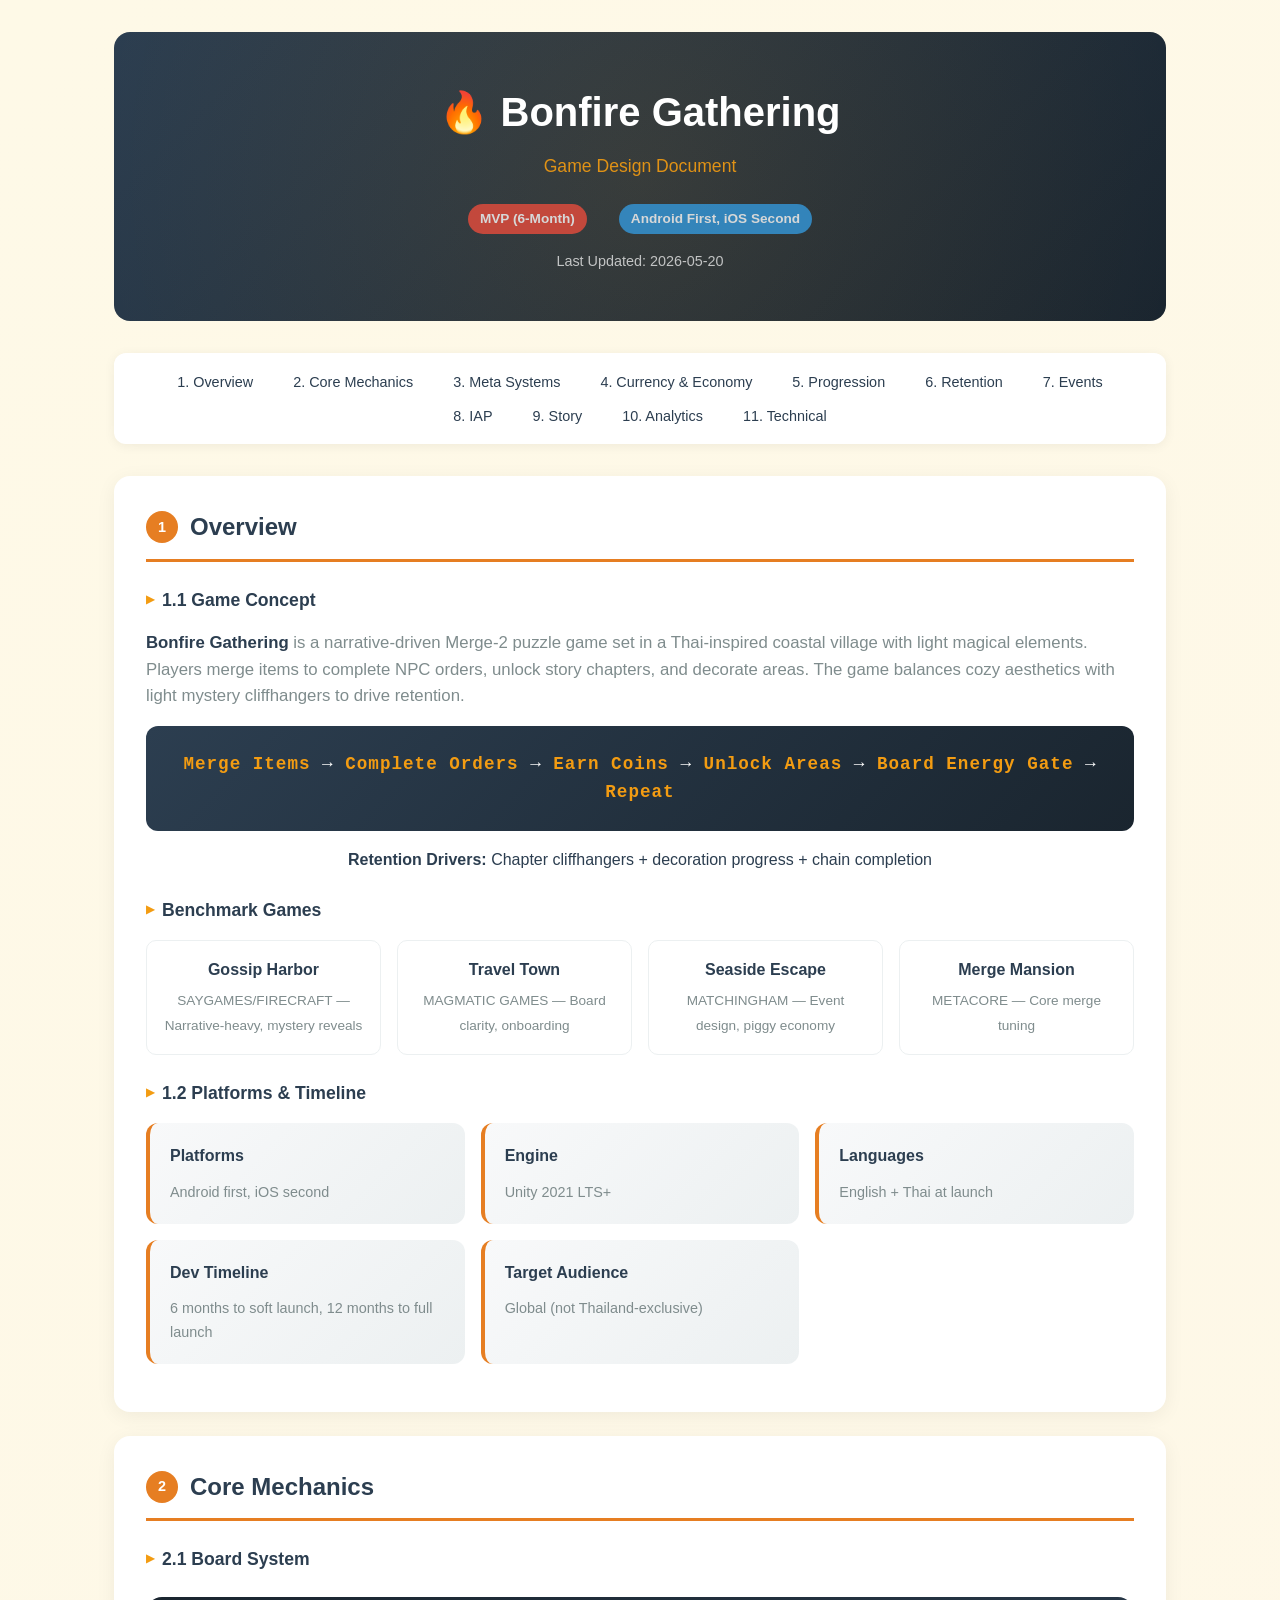
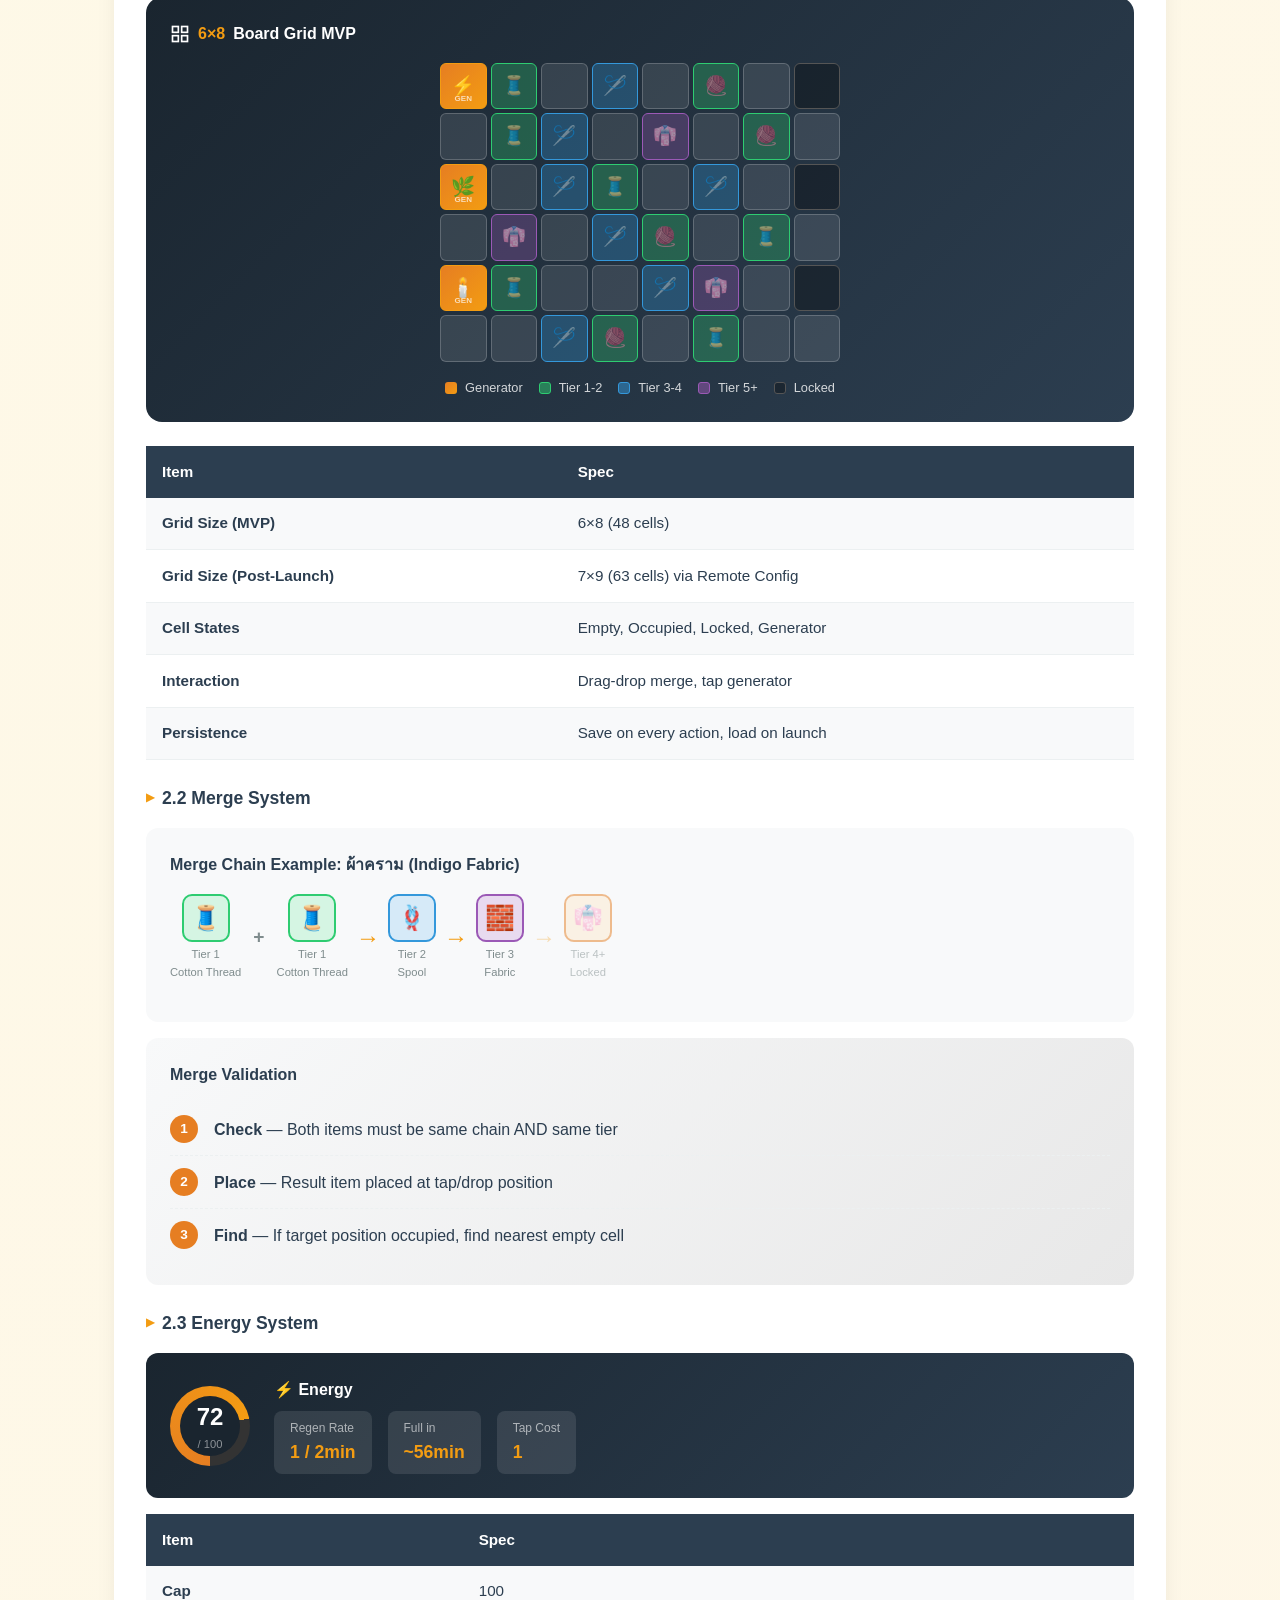
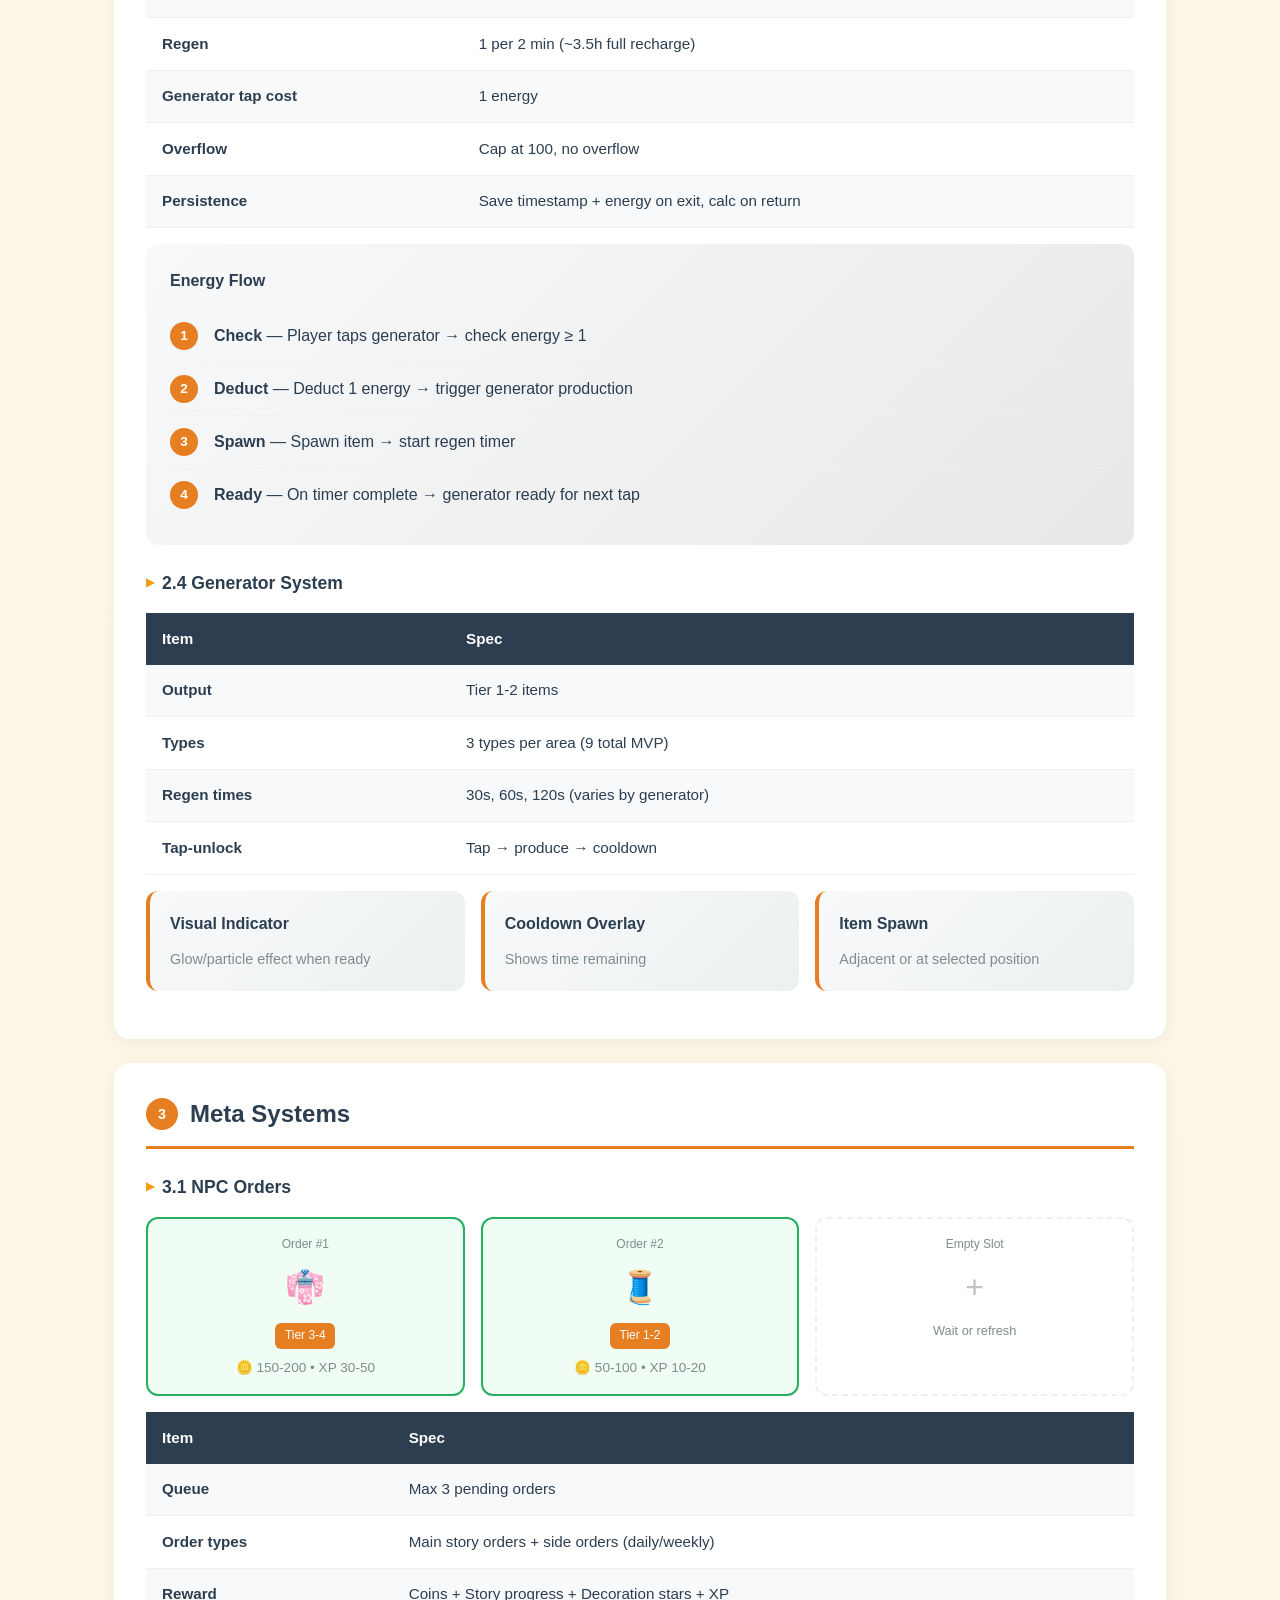
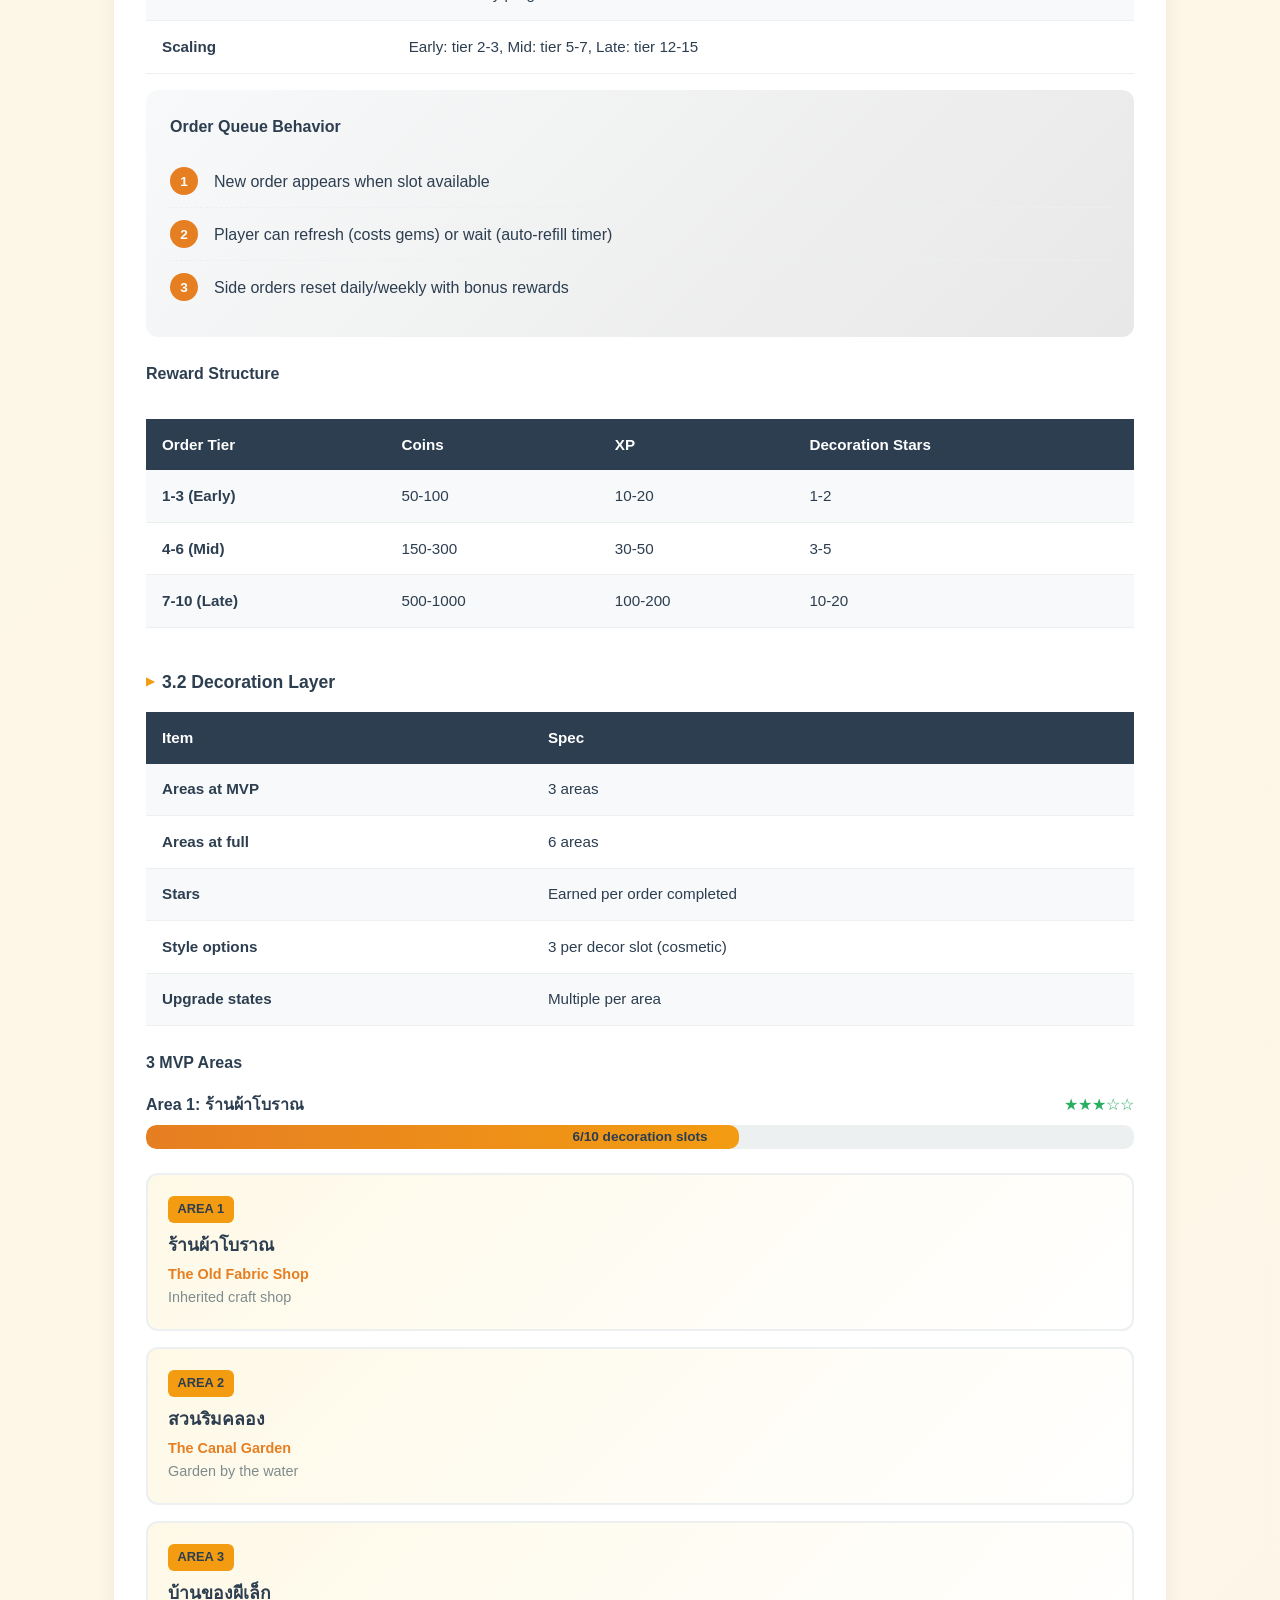
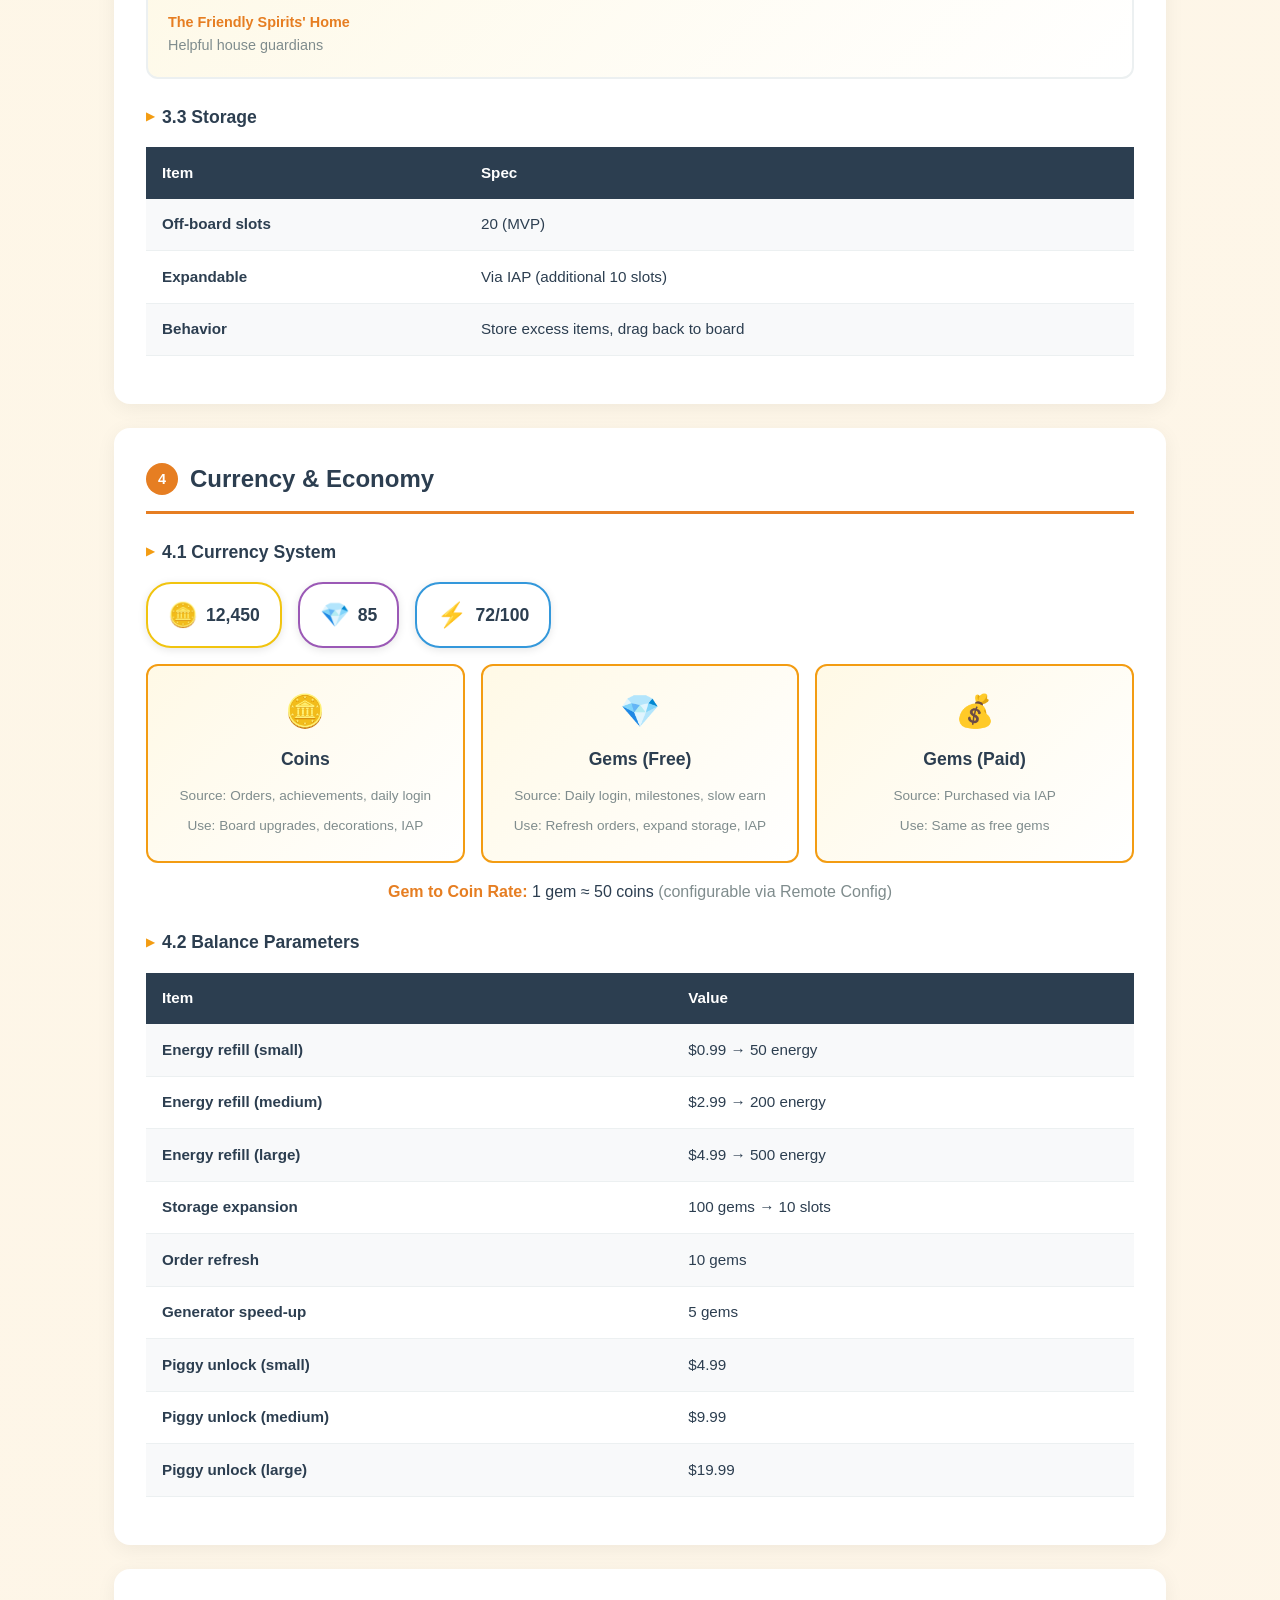
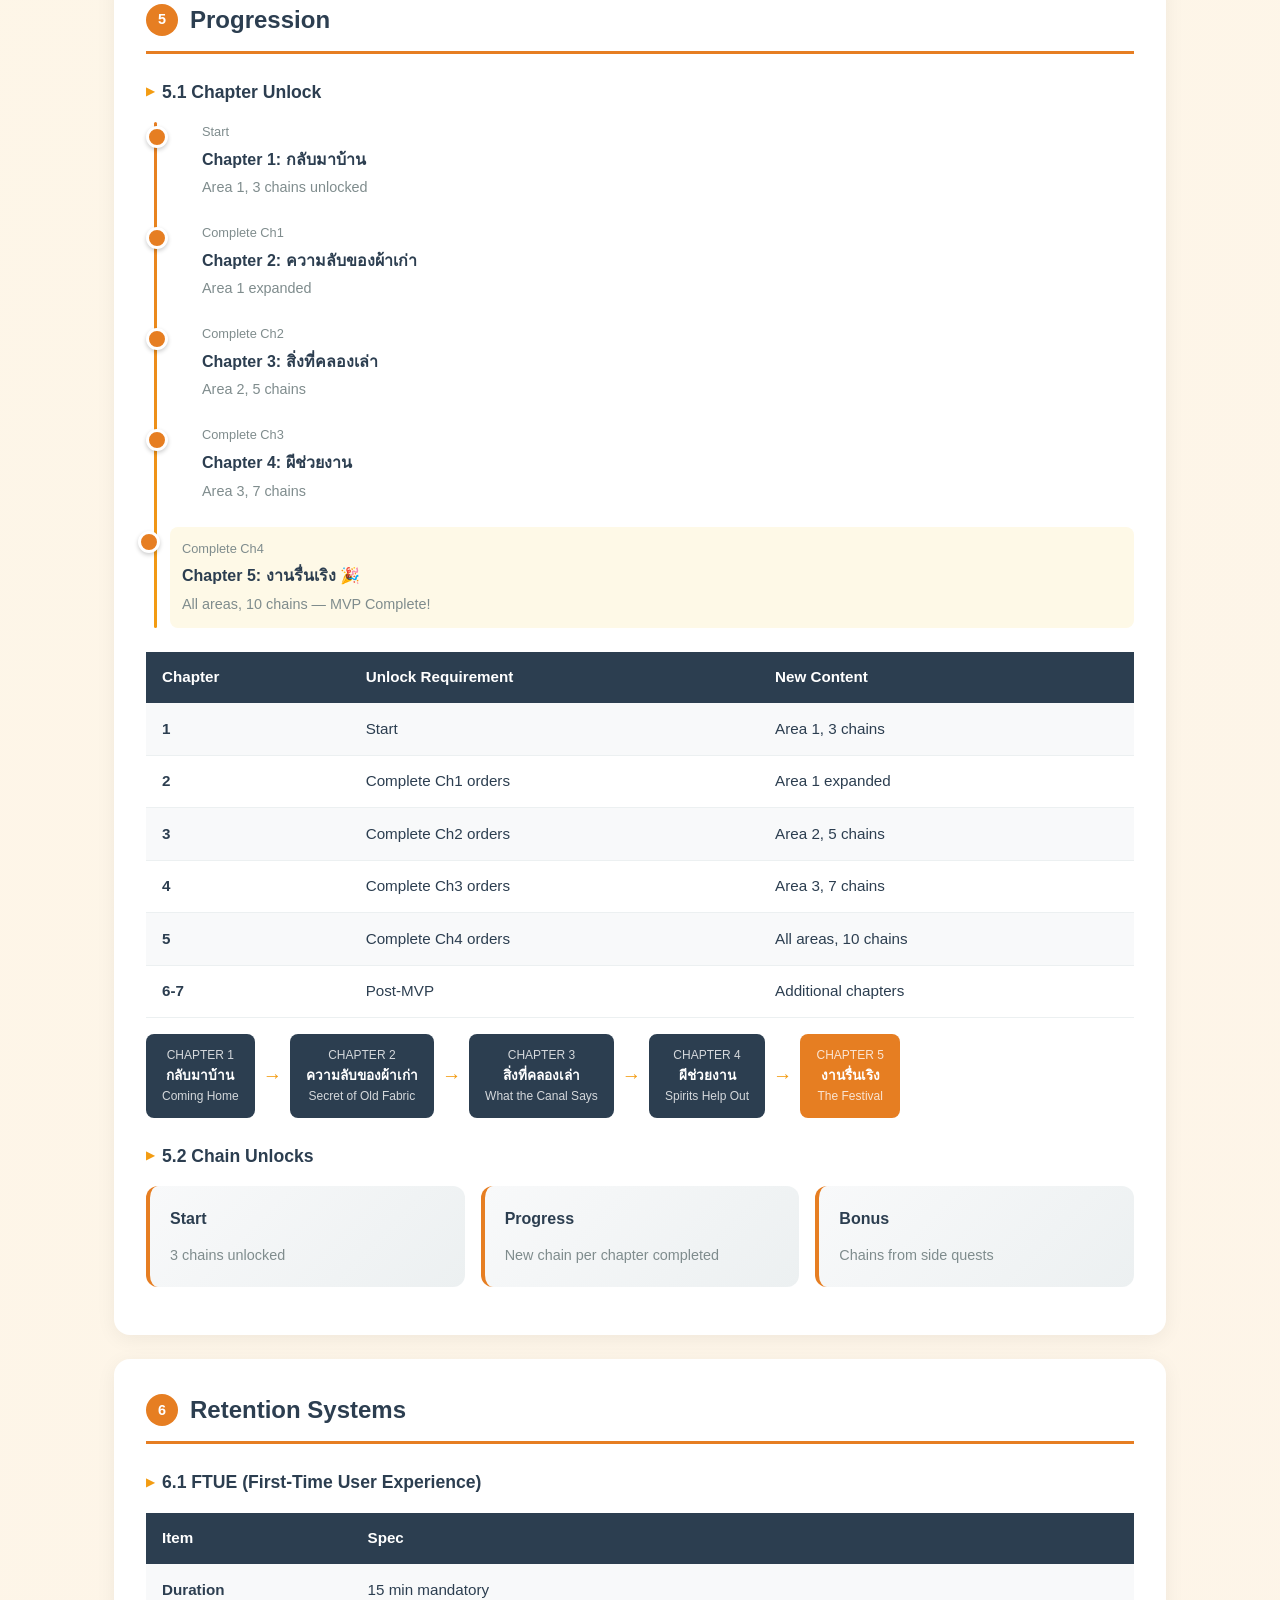
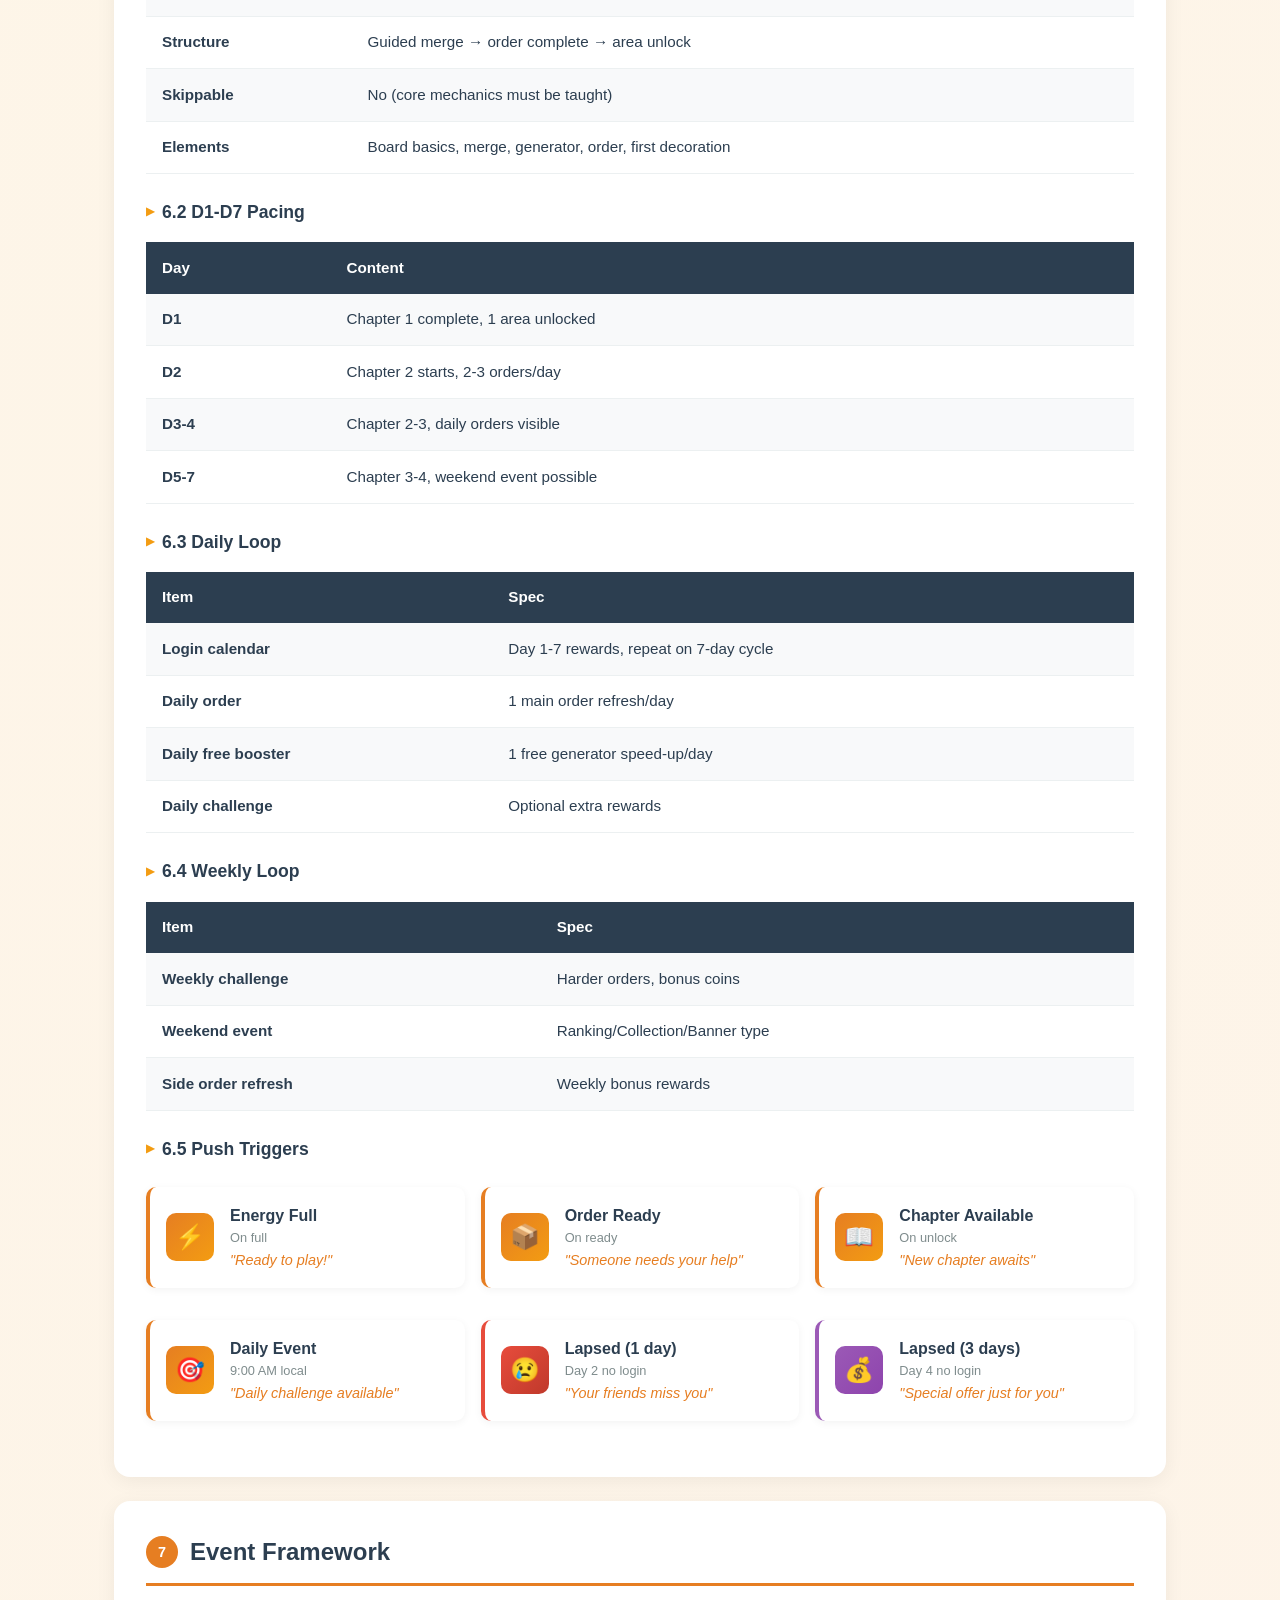
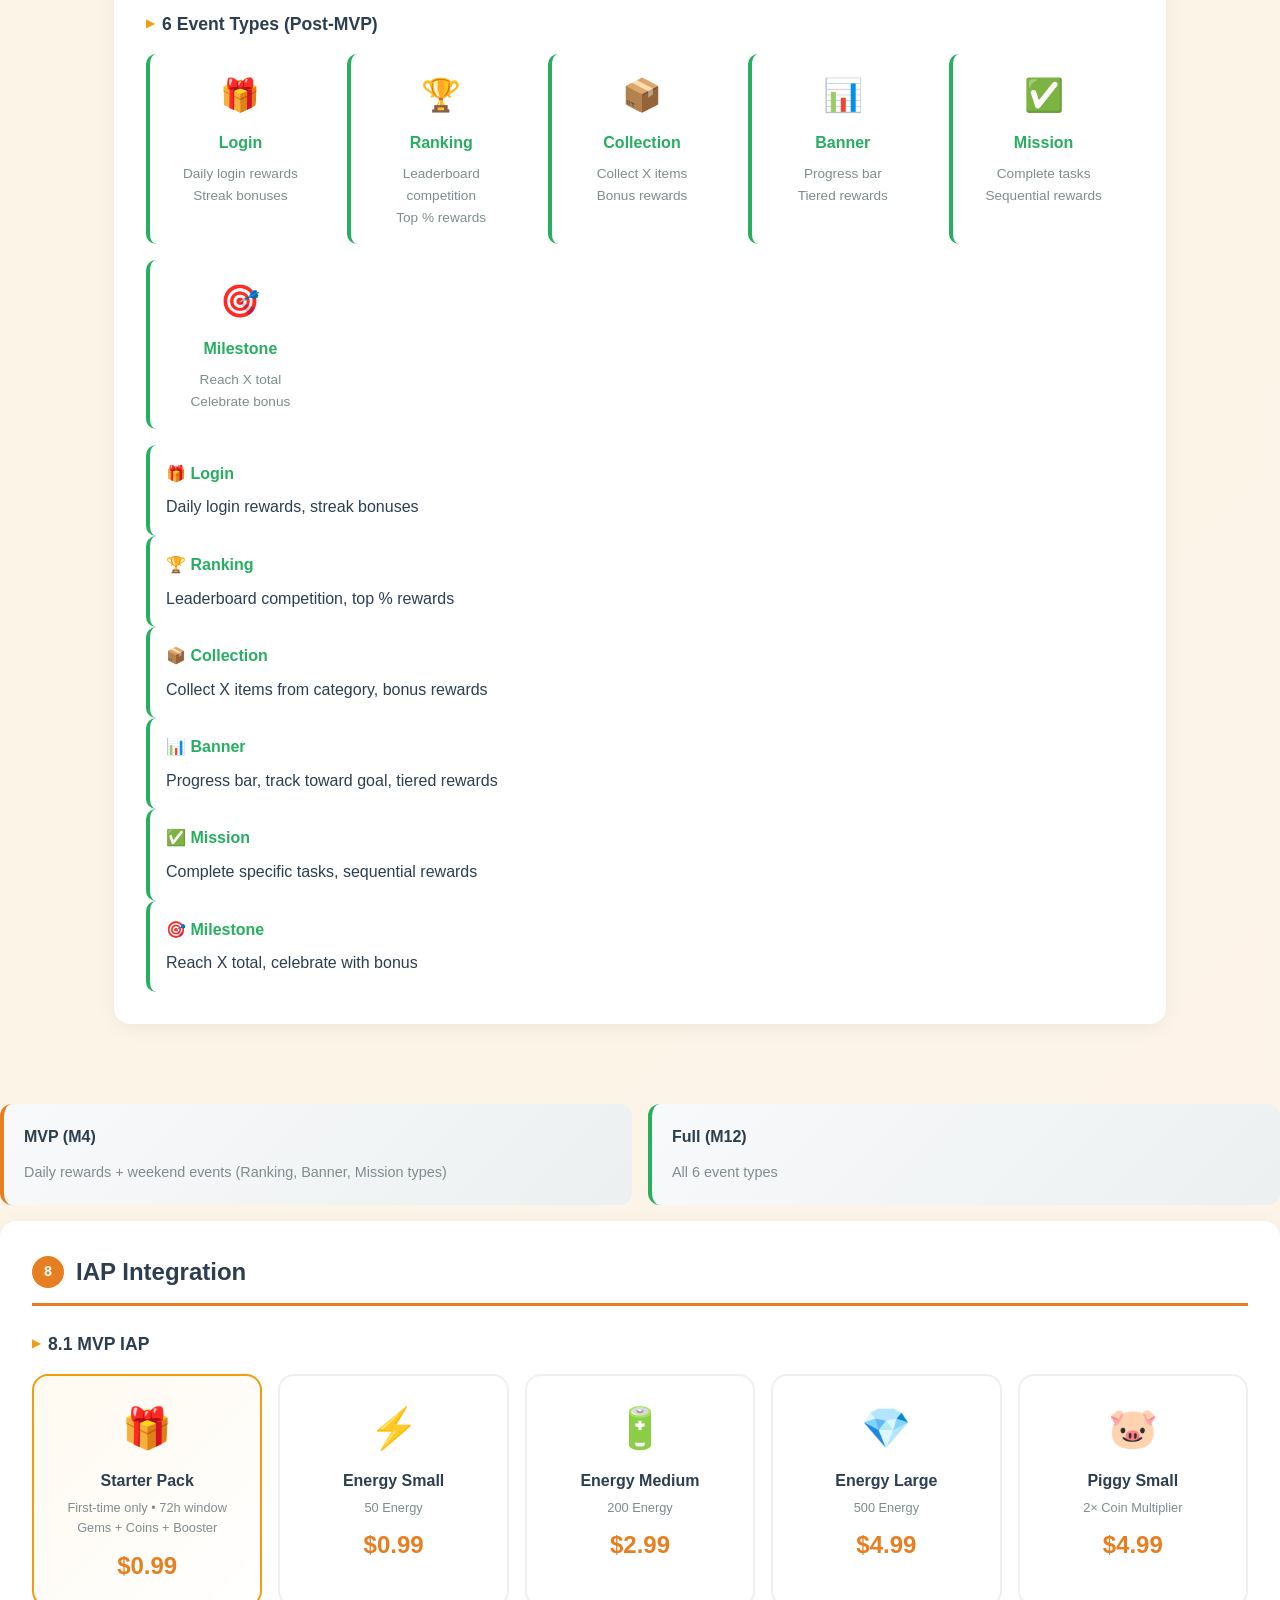
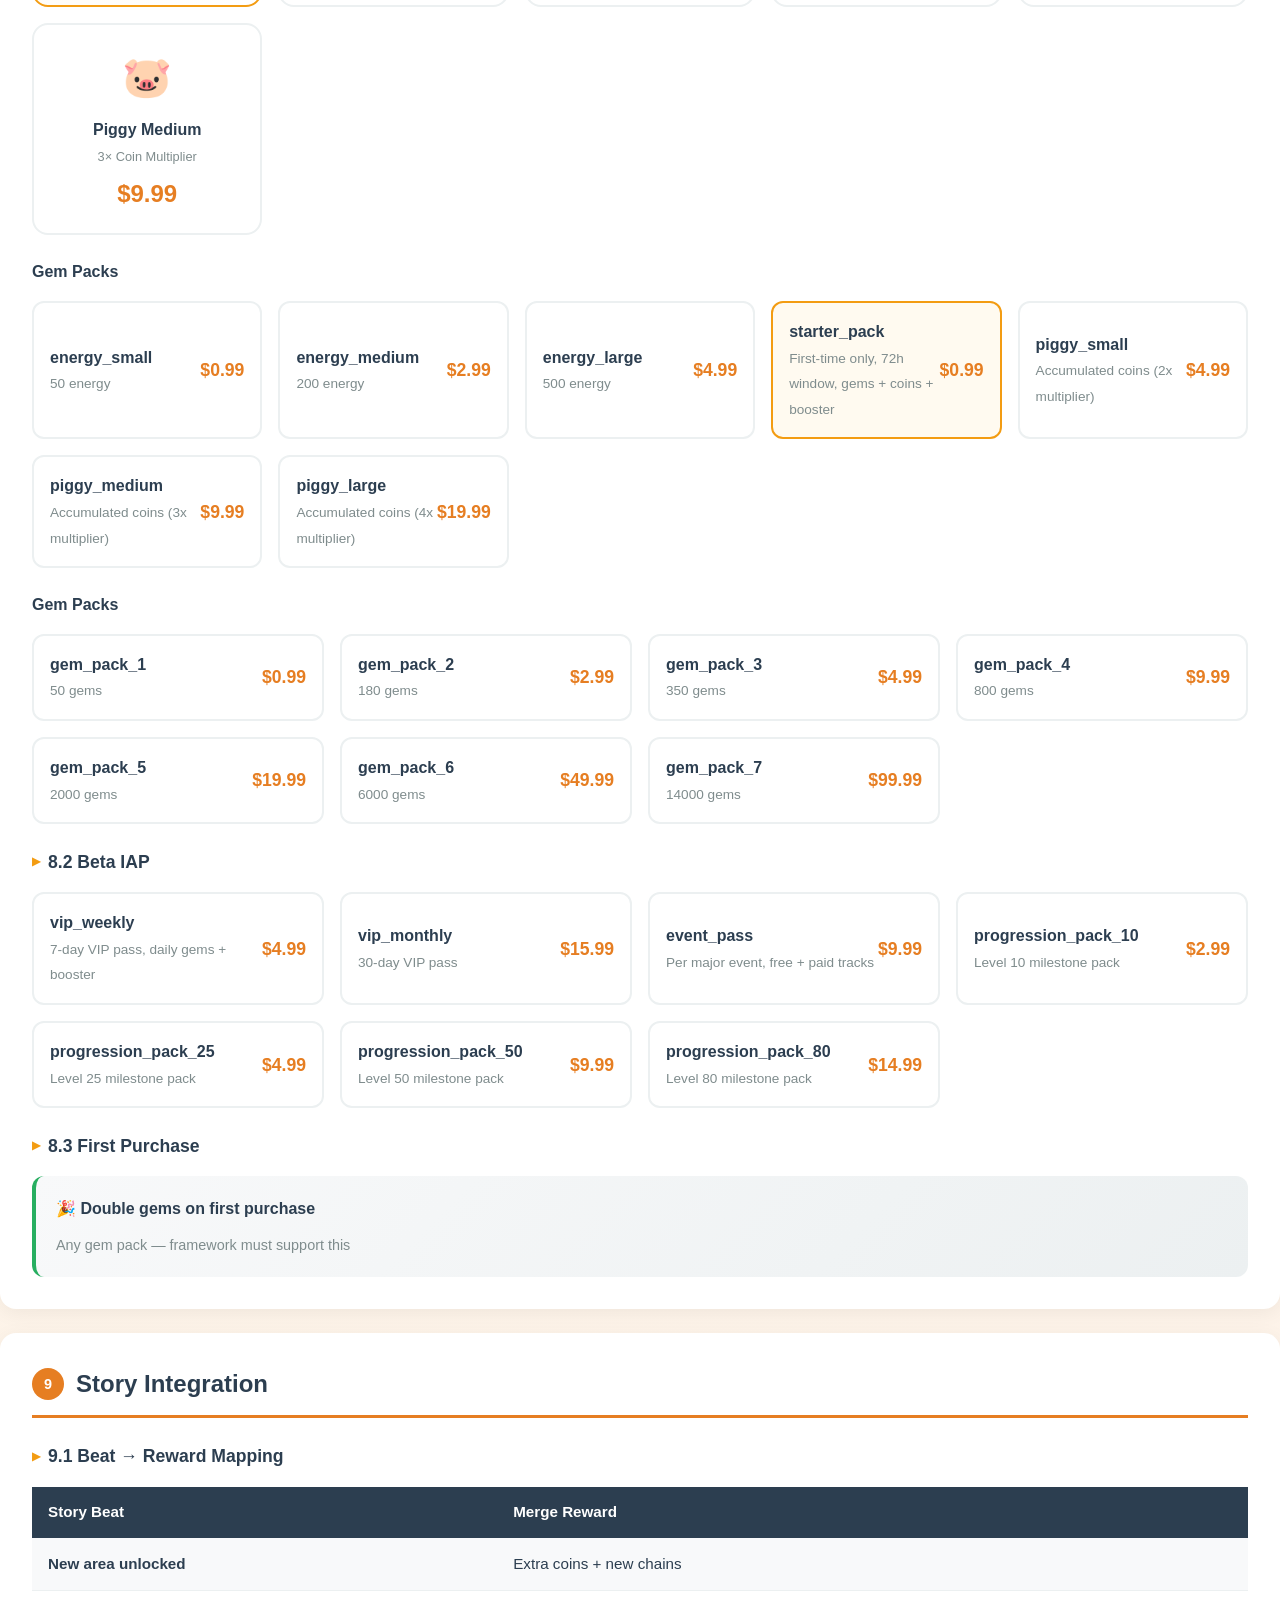
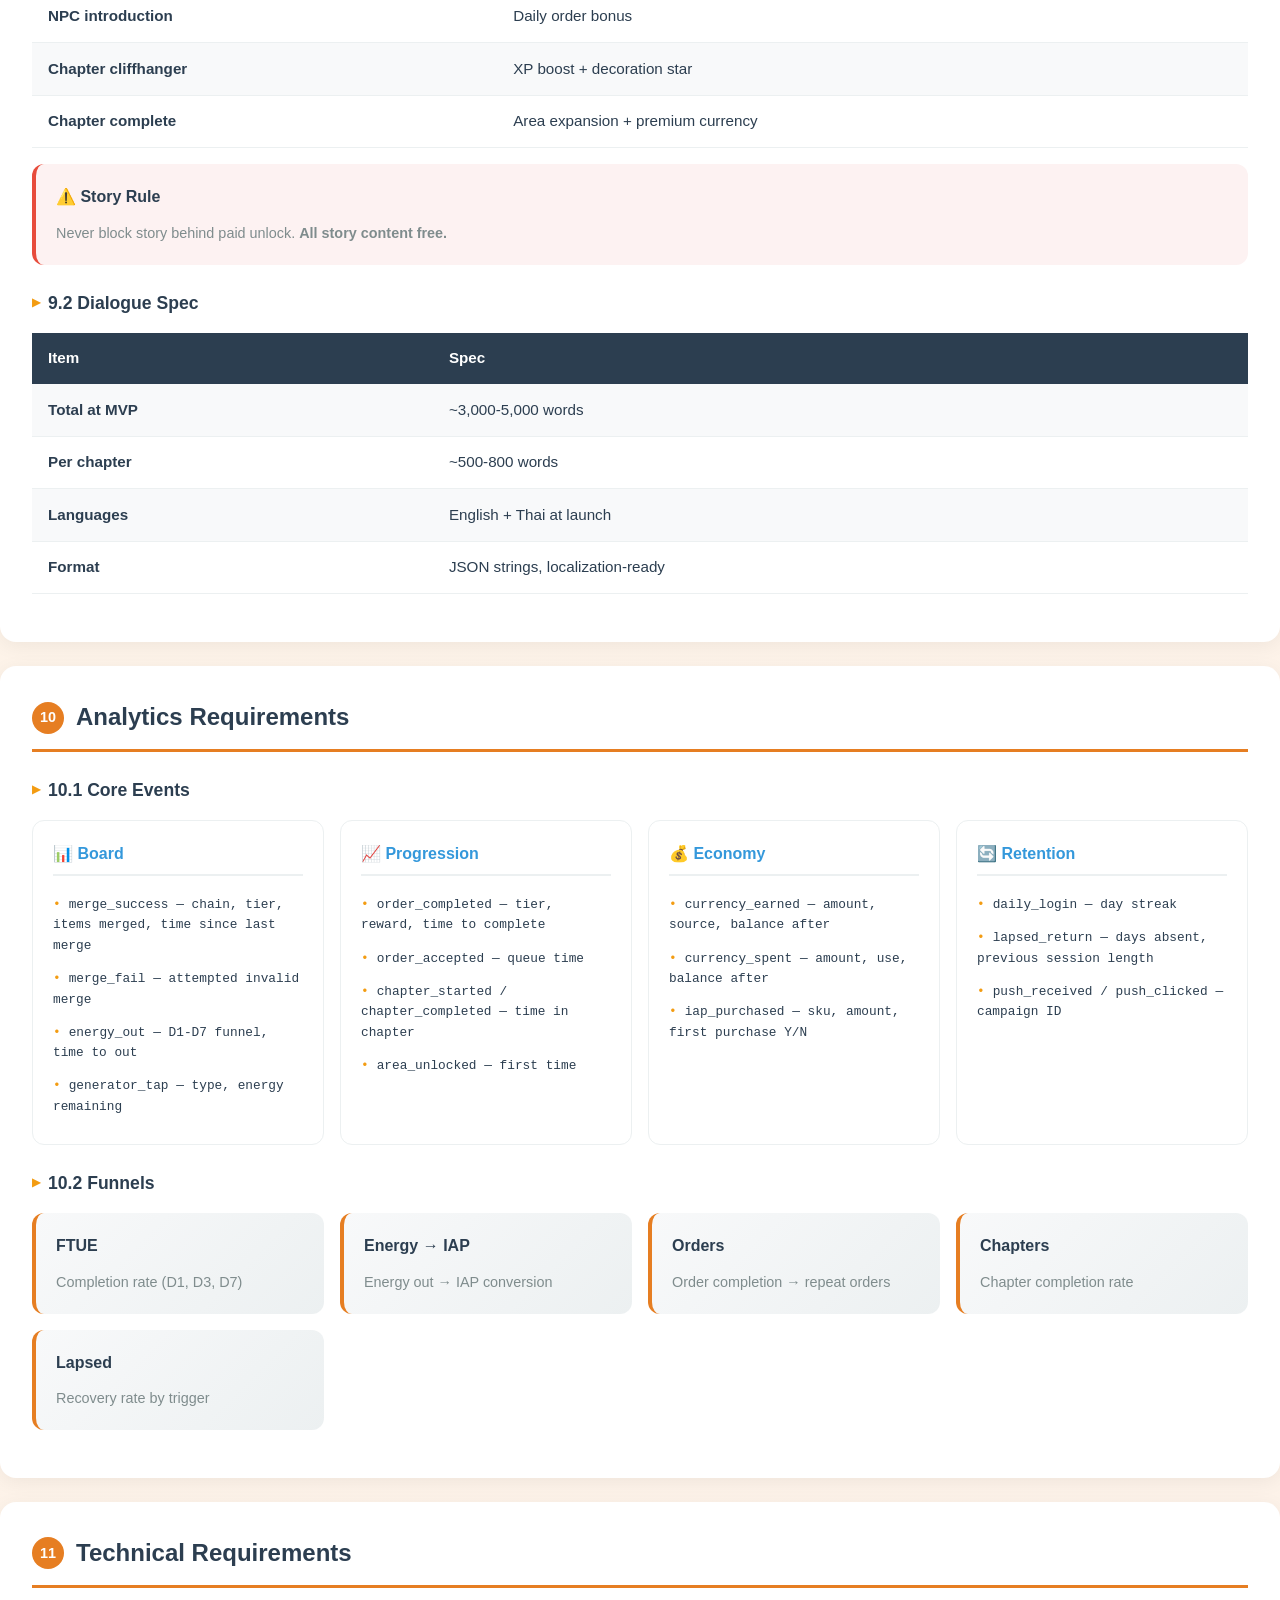
<file: docs/GAME_DESIGN_DOC.html>
<!DOCTYPE html>
<html lang="en">
<head>
<meta charset="UTF-8">
<meta name="viewport" content="width=device-width, initial-scale=1.0">
<title>Game Design Document — Bonfire Gathering</title>
<style>
  :root {
    --primary: #e67e22;
    --primary-dark: #d35400;
    --secondary: #2c3e50;
    --accent: #f39c12;
    --bg-light: #fef9e7;
    --bg-card: #ffffff;
    --text: #2c3e50;
    --text-light: #7f8c8d;
    --border: #ecf0f1;
    --success: #27ae60;
    --info: #3498db;
  }

  * { box-sizing: border-box; margin: 0; padding: 0; }

  body {
    font-family: -apple-system, BlinkMacSystemFont, 'Segoe UI', Roboto, sans-serif;
    background: linear-gradient(135deg, var(--bg-light) 0%, #fdf2e9 100%);
    color: var(--text);
    line-height: 1.6;
    min-height: 100vh;
  }

  .container {
    max-width: 1100px;
    margin: 0 auto;
    padding: 2rem 1.5rem;
  }

  header {
    text-align: center;
    padding: 3rem 1rem;
    background: linear-gradient(135deg, var(--secondary) 0%, #1a252f 100%);
    color: white;
    border-radius: 16px;
    margin-bottom: 2rem;
    position: relative;
    overflow: hidden;
  }

  header::before {
    content: '';
    position: absolute;
    top: -50%;
    left: -50%;
    width: 200%;
    height: 200%;
    background: radial-gradient(circle, rgba(243,156,18,0.1) 0%, transparent 50%);
    animation: glow 8s ease-in-out infinite;
  }

  @keyframes glow {
    0%, 100% { transform: scale(1); opacity: 0.5; }
    50% { transform: scale(1.1); opacity: 0.8; }
  }

  header h1 {
    font-size: 2.5rem;
    font-weight: 700;
    margin-bottom: 0.5rem;
    position: relative;
  }

  header .subtitle {
    font-size: 1.1rem;
    opacity: 0.9;
    color: var(--accent);
  }

  header .meta {
    display: flex;
    justify-content: center;
    gap: 2rem;
    margin-top: 1.5rem;
    font-size: 0.9rem;
    opacity: 0.8;
  }

  .badge {
    display: inline-block;
    background: var(--accent);
    color: var(--secondary);
    padding: 0.25rem 0.75rem;
    border-radius: 20px;
    font-weight: 600;
    font-size: 0.85rem;
  }

  .badge.mvp { background: #e74c3c; color: white; }
  .badge.platform { background: var(--info); color: white; }

  nav {
    background: var(--bg-card);
    border-radius: 12px;
    padding: 1rem;
    margin-bottom: 2rem;
    box-shadow: 0 2px 12px rgba(0,0,0,0.06);
    position: sticky;
    top: 1rem;
    z-index: 100;
  }

  nav ul {
    display: flex;
    flex-wrap: wrap;
    gap: 0.5rem;
    list-style: none;
    justify-content: center;
  }

  nav a {
    text-decoration: none;
    color: var(--text);
    padding: 0.5rem 1rem;
    border-radius: 8px;
    font-size: 0.9rem;
    font-weight: 500;
    transition: all 0.2s;
  }

  nav a:hover {
    background: var(--primary);
    color: white;
  }

  section {
    background: var(--bg-card);
    border-radius: 16px;
    padding: 2rem;
    margin-bottom: 1.5rem;
    box-shadow: 0 4px 20px rgba(0,0,0,0.06);
  }

  section h2 {
    color: var(--secondary);
    font-size: 1.5rem;
    margin-bottom: 1.5rem;
    padding-bottom: 0.75rem;
    border-bottom: 3px solid var(--primary);
    display: flex;
    align-items: center;
    gap: 0.75rem;
  }

  section h2 .num {
    background: var(--primary);
    color: white;
    width: 32px;
    height: 32px;
    border-radius: 50%;
    display: flex;
    align-items: center;
    justify-content: center;
    font-size: 0.9rem;
  }

  h3 {
    color: var(--secondary);
    font-size: 1.1rem;
    margin: 1.5rem 0 1rem;
    display: flex;
    align-items: center;
    gap: 0.5rem;
  }

  h3::before {
    content: '▶';
    color: var(--accent);
    font-size: 0.7rem;
  }

  .core-loop {
    background: linear-gradient(135deg, var(--secondary) 0%, #1a252f 100%);
    color: white;
    padding: 1.5rem 2rem;
    border-radius: 12px;
    font-family: 'Courier New', monospace;
    font-size: 1.1rem;
    text-align: center;
    margin: 1rem 0;
    letter-spacing: 1px;
  }

  .core-loop span {
    color: var(--accent);
    font-weight: bold;
  }

  table {
    width: 100%;
    border-collapse: collapse;
    margin: 1rem 0;
    font-size: 0.95rem;
  }

  th {
    background: var(--secondary);
    color: white;
    padding: 0.85rem 1rem;
    text-align: left;
    font-weight: 600;
  }

  td {
    padding: 0.85rem 1rem;
    border-bottom: 1px solid var(--border);
  }

  tr:nth-child(even) { background: #f8f9fa; }
  tr:hover { background: #fef9e7; }

  td:first-child { font-weight: 600; color: var(--secondary); }

  .info-grid {
    display: grid;
    grid-template-columns: repeat(auto-fit, minmax(280px, 1fr));
    gap: 1rem;
    margin: 1rem 0;
  }

  .info-card {
    background: linear-gradient(135deg, #f8f9fa 0%, #ecf0f1 100%);
    border-radius: 12px;
    padding: 1.25rem;
    border-left: 4px solid var(--primary);
  }

  .info-card h4 {
    color: var(--secondary);
    margin-bottom: 0.75rem;
    font-size: 1rem;
  }

  .info-card p { color: var(--text-light); font-size: 0.9rem; }

  .flow-diagram {
    background: linear-gradient(135deg, #f8f9fa 0%, #e8e8e8 100%);
    border-radius: 12px;
    padding: 1.5rem;
    margin: 1rem 0;
  }

  .flow-step {
    display: flex;
    align-items: center;
    gap: 1rem;
    padding: 0.75rem 0;
  }

  .flow-step:not(:last-child) {
    border-bottom: 1px dashed var(--border);
  }

  .flow-num {
    background: var(--primary);
    color: white;
    width: 28px;
    height: 28px;
    border-radius: 50%;
    display: flex;
    align-items: center;
    justify-content: center;
    font-size: 0.85rem;
    font-weight: bold;
    flex-shrink: 0;
  }

  .flow-text { flex: 1; }

  .flow-text strong { color: var(--secondary); }

  .areas-list {
    display: grid;
    gap: 1rem;
    margin: 1rem 0;
  }

  .area-card {
    background: linear-gradient(135deg, var(--bg-light) 0%, #fff 100%);
    border-radius: 12px;
    padding: 1.25rem;
    border: 2px solid var(--border);
    transition: all 0.3s;
  }

  .area-card:hover {
    border-color: var(--accent);
    transform: translateX(4px);
  }

  .area-card .area-num {
    display: inline-block;
    background: var(--accent);
    color: var(--secondary);
    padding: 0.2rem 0.6rem;
    border-radius: 6px;
    font-size: 0.8rem;
    font-weight: 700;
    margin-bottom: 0.5rem;
  }

  .area-card h4 {
    color: var(--secondary);
    font-size: 1.1rem;
    margin-bottom: 0.25rem;
  }

  .area-card .thai { color: var(--primary); font-weight: 600; }
  .area-card p { color: var(--text-light); font-size: 0.9rem; }

  .currency-grid {
    display: grid;
    grid-template-columns: repeat(auto-fit, minmax(200px, 1fr));
    gap: 1rem;
  }

  .currency-card {
    background: linear-gradient(135deg, #fff9e6 0%, #fff 100%);
    border-radius: 12px;
    padding: 1.25rem;
    text-align: center;
    border: 2px solid var(--accent);
  }

  .currency-card .icon {
    font-size: 2rem;
    margin-bottom: 0.5rem;
  }

  .currency-card h4 {
    color: var(--secondary);
    font-size: 1.1rem;
    margin-bottom: 0.5rem;
  }

  .currency-card ul {
    list-style: none;
    font-size: 0.85rem;
    color: var(--text-light);
  }

  .currency-card li { padding: 0.25rem 0; }

  .benchmark-list {
    display: grid;
    grid-template-columns: repeat(auto-fit, minmax(220px, 1fr));
    gap: 1rem;
    margin: 1rem 0;
  }

  .benchmark-card {
    background: white;
    border-radius: 10px;
    padding: 1rem;
    border: 1px solid var(--border);
    text-align: center;
  }

  .benchmark-card strong { color: var(--secondary); display: block; margin-bottom: 0.25rem; }
  .benchmark-card span { color: var(--text-light); font-size: 0.85rem; }

  .reward-table { overflow-x: auto; }

  .order-types {
    display: grid;
    grid-template-columns: repeat(auto-fit, minmax(250px, 1fr));
    gap: 1rem;
  }

  .order-type {
    background: white;
    border-radius: 10px;
    padding: 1rem;
    border-left: 4px solid var(--success);
  }

  .order-type h4 { color: var(--success); margin-bottom: 0.5rem; }

  .event-type {
    background: white;
    border-radius: 10px;
    padding: 1rem;
    margin: 0.5rem 0;
    border: 1px solid var(--border);
  }

  .event-type strong { color: var(--info); }

  .push-grid {
    display: grid;
    grid-template-columns: repeat(auto-fit, minmax(300px, 1fr));
    gap: 0.75rem;
  }

  .push-item {
    display: flex;
    justify-content: space-between;
    align-items: center;
    padding: 0.75rem 1rem;
    background: #f8f9fa;
    border-radius: 8px;
    font-size: 0.9rem;
  }

  .push-item .trigger { font-weight: 600; color: var(--secondary); }
  .push-item .timing { color: var(--text-light); font-size: 0.8rem; }
  .push-item .theme { color: var(--primary); font-style: italic; }

  .chapter-flow {
    display: flex;
    flex-wrap: wrap;
    gap: 0.5rem;
    align-items: center;
    margin: 1rem 0;
  }

  .chapter-box {
    background: var(--secondary);
    color: white;
    padding: 0.75rem 1rem;
    border-radius: 8px;
    text-align: center;
    min-width: 100px;
  }

  .chapter-box .ch-num { font-size: 0.75rem; opacity: 0.8; }
  .chapter-box .ch-title { font-weight: 600; font-size: 0.85rem; }

  .chapter-arrow { color: var(--accent); font-size: 1.2rem; }

  /* ===== BOARD MOCKUP VISUALIZATION ===== */
  .board-mockup {
    background: linear-gradient(135deg, #1a252f 0%, #2c3e50 100%);
    border-radius: 16px;
    padding: 1.5rem;
    margin: 1.5rem 0;
    position: relative;
  }

  .board-mockup-title {
    color: white;
    font-size: 1rem;
    font-weight: 600;
    margin-bottom: 1rem;
    display: flex;
    align-items: center;
    gap: 0.5rem;
  }

  .board-mockup-title span { color: var(--accent); }

  .board-grid {
    display: grid;
    grid-template-columns: repeat(8, 1fr);
    gap: 4px;
    max-width: 400px;
    margin: 0 auto;
  }

  .board-cell {
    aspect-ratio: 1;
    background: rgba(255,255,255,0.1);
    border-radius: 6px;
    border: 1px solid rgba(255,255,255,0.2);
    display: flex;
    align-items: center;
    justify-content: center;
    font-size: 0.7rem;
    color: rgba(255,255,255,0.5);
    position: relative;
  }

  .board-cell.generator {
    background: linear-gradient(135deg, var(--primary), var(--accent));
    border-color: var(--accent);
    color: white;
    font-weight: bold;
  }

  .board-cell.locked {
    background: rgba(0,0,0,0.3);
    border-color: #555;
  }

  .board-cell.item-tier-1 { background: rgba(46, 204, 113, 0.3); border-color: #2ecc71; }
  .board-cell.item-tier-2 { background: rgba(52, 152, 219, 0.3); border-color: #3498db; }
  .board-cell.item-tier-3 { background: rgba(155, 89, 182, 0.3); border-color: #9b59b6; }
  .board-cell.item-tier-4 { background: rgba(241, 196, 15, 0.3); border-color: #f1c40f; }

  .board-cell .item-icon {
    font-size: 1.2rem;
  }

  .board-cell .cell-label {
    position: absolute;
    bottom: 2px;
    font-size: 0.5rem;
    color: rgba(255,255,255,0.7);
  }

  .board-legend {
    display: flex;
    flex-wrap: wrap;
    gap: 1rem;
    margin-top: 1rem;
    justify-content: center;
  }

  .legend-item {
    display: flex;
    align-items: center;
    gap: 0.5rem;
    color: rgba(255,255,255,0.8);
    font-size: 0.8rem;
  }

  .legend-dot {
    width: 12px;
    height: 12px;
    border-radius: 3px;
  }

  /* ===== MERGE CHAIN VISUALIZATION ===== */
  .merge-chain-visual {
    display: flex;
    align-items: center;
    gap: 0.5rem;
    margin: 1rem 0;
    flex-wrap: wrap;
  }

  .chain-node {
    display: flex;
    flex-direction: column;
    align-items: center;
    gap: 0.25rem;
  }

  .chain-icon {
    width: 48px;
    height: 48px;
    border-radius: 10px;
    display: flex;
    align-items: center;
    justify-content: center;
    font-size: 1.5rem;
    border: 2px solid;
  }

  .chain-node.tier-1 .chain-icon { background: #d5f5e3; border-color: #2ecc71; }
  .chain-node.tier-2 .chain-icon { background: #d6eaf8; border-color: #3498db; }
  .chain-node.tier-3 .chain-icon { background: #e8daef; border-color: #9b59b6; }
  .chain-node.tier-4 .chain-icon { background: #fdebd0; border-color: #e67e22; }
  .chain-node.tier-5 .chain-icon { background: #fadbd8; border-color: #e74c3c; }

  .chain-label {
    font-size: 0.7rem;
    color: var(--text-light);
    text-align: center;
  }

  .merge-arrow {
    font-size: 1.5rem;
    color: var(--accent);
    font-weight: bold;
  }

  .merge-plus {
    font-size: 1.2rem;
    color: var(--text-light);
    font-weight: bold;
    padding: 0 0.25rem;
  }

  /* ===== ENERGY GAUGE ===== */
  .energy-gauge {
    background: linear-gradient(135deg, #1a252f 0%, #2c3e50 100%);
    border-radius: 12px;
    padding: 1.5rem;
    margin: 1rem 0;
    display: flex;
    align-items: center;
    gap: 1.5rem;
  }

  .gauge-visual {
    position: relative;
    width: 80px;
    height: 80px;
  }

  .gauge-circle {
    width: 80px;
    height: 80px;
    border-radius: 50%;
    background: conic-gradient(from 180deg, var(--primary) 0%, var(--accent) 72%, #333 72%);
    display: flex;
    align-items: center;
    justify-content: center;
    position: relative;
  }

  .gauge-inner {
    width: 60px;
    height: 60px;
    border-radius: 50%;
    background: #1a252f;
    display: flex;
    align-items: center;
    justify-content: center;
    flex-direction: column;
  }

  .gauge-value {
    color: white;
    font-size: 1.5rem;
    font-weight: bold;
  }

  .gauge-max {
    color: rgba(255,255,255,0.5);
    font-size: 0.7rem;
  }

  .energy-info {
    flex: 1;
  }

  .energy-info h4 {
    color: white;
    margin-bottom: 0.5rem;
  }

  .energy-stats {
    display: flex;
    gap: 1rem;
    flex-wrap: wrap;
  }

  .energy-stat {
    background: rgba(255,255,255,0.1);
    padding: 0.5rem 1rem;
    border-radius: 8px;
  }

  .energy-stat .label {
    color: rgba(255,255,255,0.6);
    font-size: 0.75rem;
  }

  .energy-stat .value {
    color: var(--accent);
    font-weight: bold;
    font-size: 1.1rem;
  }

  /* ===== CURRENCY DISPLAY ===== */
  .currency-display {
    display: flex;
    gap: 1rem;
    flex-wrap: wrap;
    margin: 1rem 0;
  }

  .currency-badge {
    display: flex;
    align-items: center;
    gap: 0.5rem;
    background: white;
    padding: 0.75rem 1.25rem;
    border-radius: 25px;
    box-shadow: 0 2px 8px rgba(0,0,0,0.1);
    border: 2px solid;
  }

  .currency-badge.coins { border-color: #f1c40f; }
  .currency-badge.gems { border-color: #9b59b6; }
  .currency-badge.energy { border-color: #3498db; }

  .currency-badge .icon {
    font-size: 1.5rem;
  }

  .currency-badge .amount {
    font-weight: bold;
    font-size: 1.1rem;
    color: var(--secondary);
  }

  /* ===== ORDER QUEUE VISUAL ===== */
  .order-queue-visual {
    display: flex;
    gap: 1rem;
    margin: 1rem 0;
    flex-wrap: wrap;
  }

  .order-slot {
    flex: 1;
    min-width: 180px;
    background: white;
    border-radius: 12px;
    padding: 1rem;
    border: 2px dashed var(--border);
    text-align: center;
  }

  .order-slot.active {
    border-style: solid;
    border-color: var(--success);
    background: #f0fdf4;
  }

  .order-slot .order-id {
    font-size: 0.75rem;
    color: var(--text-light);
    margin-bottom: 0.5rem;
  }

  .order-slot .order-item {
    font-size: 2rem;
    margin: 0.5rem 0;
  }

  .order-slot .order-tier {
    background: var(--primary);
    color: white;
    padding: 0.2rem 0.6rem;
    border-radius: 6px;
    font-size: 0.75rem;
    display: inline-block;
  }

  .order-slot .order-reward {
    font-size: 0.85rem;
    color: var(--text-light);
    margin-top: 0.5rem;
  }

  /* ===== IAP PRICING VISUAL ===== */
  .iap-visual {
    display: grid;
    grid-template-columns: repeat(auto-fit, minmax(200px, 1fr));
    gap: 1rem;
    margin: 1rem 0;
  }

  .iap-product {
    background: white;
    border-radius: 16px;
    padding: 1.25rem;
    text-align: center;
    border: 2px solid var(--border);
    transition: all 0.3s;
    cursor: pointer;
  }

  .iap-product:hover {
    transform: translateY(-4px);
    box-shadow: 0 8px 25px rgba(0,0,0,0.15);
  }

  .iap-product.featured {
    border-color: var(--accent);
    background: linear-gradient(135deg, #fffaf0, white);
  }

  .iap-product .product-icon {
    font-size: 2.5rem;
    margin-bottom: 0.5rem;
  }

  .iap-product h4 {
    color: var(--secondary);
    margin-bottom: 0.25rem;
  }

  .iap-product .product-desc {
    color: var(--text-light);
    font-size: 0.8rem;
  }

  .iap-product .product-price {
    color: var(--primary);
    font-weight: bold;
    font-size: 1.5rem;
    margin-top: 0.5rem;
  }

  /* ===== PUSH NOTIFICATION CARDS ===== */
  .push-card {
    background: white;
    border-radius: 10px;
    padding: 1rem;
    margin: 0.5rem 0;
    display: flex;
    align-items: center;
    gap: 1rem;
    border-left: 4px solid var(--primary);
    box-shadow: 0 2px 8px rgba(0,0,0,0.05);
  }

  .push-icon {
    width: 48px;
    height: 48px;
    border-radius: 10px;
    background: linear-gradient(135deg, var(--primary), var(--accent));
    display: flex;
    align-items: center;
    justify-content: center;
    font-size: 1.5rem;
    color: white;
  }

  .push-content {
    flex: 1;
  }

  .push-content .trigger {
    font-weight: 600;
    color: var(--secondary);
  }

  .push-content .timing {
    font-size: 0.8rem;
    color: var(--text-light);
  }

  .push-content .message {
    font-style: italic;
    color: var(--primary);
    font-size: 0.9rem;
  }

  /* ===== AREA PROGRESS BAR ===== */
  .area-progress {
    margin: 1rem 0;
  }

  .progress-bar-container {
    background: #ecf0f1;
    border-radius: 10px;
    height: 24px;
    overflow: hidden;
    position: relative;
  }

  .progress-bar-fill {
    height: 100%;
    background: linear-gradient(90deg, var(--primary), var(--accent));
    border-radius: 10px;
    transition: width 0.5s ease;
  }

  .progress-bar-text {
    position: absolute;
    top: 50%;
    left: 50%;
    transform: translate(-50%, -50%);
    font-weight: bold;
    font-size: 0.85rem;
    color: var(--secondary);
  }

  /* ===== TIMELINE VISUAL ===== */
  .timeline-visual {
    position: relative;
    padding-left: 2rem;
    margin: 1rem 0;
  }

  .timeline-visual::before {
    content: '';
    position: absolute;
    left: 8px;
    top: 0;
    bottom: 0;
    width: 3px;
    background: linear-gradient(180deg, var(--primary), var(--accent));
    border-radius: 3px;
  }

  .timeline-item {
    position: relative;
    margin-bottom: 1.5rem;
    padding-left: 1.5rem;
  }

  .timeline-item::before {
    content: '';
    position: absolute;
    left: -2rem;
    top: 4px;
    width: 16px;
    height: 16px;
    border-radius: 50%;
    background: var(--primary);
    border: 3px solid white;
    box-shadow: 0 2px 4px rgba(0,0,0,0.2);
  }

  .timeline-item .date {
    font-size: 0.8rem;
    color: var(--text-light);
  }

  .timeline-item h4 {
    color: var(--secondary);
    margin: 0.25rem 0;
  }

  .timeline-item p {
    color: var(--text-light);
    font-size: 0.9rem;
  }

  /* ===== CORE LOOP SVG ===== */
  .core-loop-svg {
    text-align: center;
    margin: 1.5rem 0;
  }

  .iap-grid {
    display: grid;
    grid-template-columns: repeat(auto-fill, minmax(280px, 1fr));
    gap: 1rem;
  }

  .iap-card {
    background: white;
    border-radius: 12px;
    padding: 1rem;
    border: 2px solid var(--border);
    display: flex;
    justify-content: space-between;
    align-items: center;
  }

  .iap-card.highlight {
    border-color: var(--accent);
    background: #fffaf0;
  }

  .iap-info h4 { color: var(--secondary); font-size: 1rem; }
  .iap-info span { color: var(--text-light); font-size: 0.85rem; }
  .iap-price { font-weight: bold; color: var(--primary); font-size: 1.1rem; }

  .analytics-events {
    display: grid;
    grid-template-columns: repeat(auto-fit, minmax(280px, 1fr));
    gap: 1rem;
  }

  .event-category {
    background: white;
    border-radius: 12px;
    padding: 1.25rem;
    border: 1px solid var(--border);
  }

  .event-category h4 {
    color: var(--info);
    margin-bottom: 0.75rem;
    padding-bottom: 0.5rem;
    border-bottom: 2px solid var(--border);
  }

  .event-category ul {
    list-style: none;
    font-size: 0.85rem;
  }

  .event-category li {
    padding: 0.4rem 0;
    color: var(--text);
    font-family: 'Courier New', monospace;
    font-size: 0.8rem;
  }

  .event-category li::before {
    content: '•';
    color: var(--accent);
    margin-right: 0.5rem;
  }

  .tech-grid {
    display: grid;
    grid-template-columns: repeat(auto-fit, minmax(250px, 1fr));
    gap: 1rem;
  }

  .tech-item {
    background: linear-gradient(135deg, #e8f4f8 0%, #fff 100%);
    border-radius: 10px;
    padding: 1rem;
    border-left: 4px solid var(--info);
  }

  .tech-item strong { color: var(--info); display: block; margin-bottom: 0.5rem; }
  .tech-item span { font-size: 0.9rem; color: var(--text-light); }

  @media (max-width: 768px) {
    header h1 { font-size: 1.8rem; }
    header .meta { flex-direction: column; gap: 0.5rem; }
    section { padding: 1.25rem; }
    nav ul { justify-content: flex-start; overflow-x: auto; flex-wrap: nowrap; }
    .chapter-flow { flex-direction: column; }
    .chapter-arrow { transform: rotate(90deg); }
  }
</style>
</head>
<body>
<div class="container">

<header>
  <h1>🔥 Bonfire Gathering</h1>
  <p class="subtitle">Game Design Document</p>
  <div class="meta">
    <span class="badge mvp">MVP (6-Month)</span>
    <span class="badge platform">Android First, iOS Second</span>
  </div>
  <p style="margin-top:1rem;opacity:0.7;font-size:0.9rem;">Last Updated: 2026-05-20</p>
</header>

<nav>
  <ul>
    <li><a href="#overview">1. Overview</a></li>
    <li><a href="#mechanics">2. Core Mechanics</a></li>
    <li><a href="#meta">3. Meta Systems</a></li>
    <li><a href="#economy">4. Currency & Economy</a></li>
    <li><a href="#progression">5. Progression</a></li>
    <li><a href="#retention">6. Retention</a></li>
    <li><a href="#events">7. Events</a></li>
    <li><a href="#iap">8. IAP</a></li>
    <li><a href="#story">9. Story</a></li>
    <li><a href="#analytics">10. Analytics</a></li>
    <li><a href="#tech">11. Technical</a></li>
  </ul>
</nav>

<!-- SECTION 1: OVERVIEW -->
<section id="overview">
  <h2><span class="num">1</span> Overview</h2>
  
  <h3>1.1 Game Concept</h3>
  <p style="margin:1rem 0;color:var(--text-light);font-size:1.05rem;">
    <strong style="color:var(--secondary);">Bonfire Gathering</strong> is a narrative-driven Merge-2 puzzle game set in a Thai-inspired coastal village with light magical elements. Players merge items to complete NPC orders, unlock story chapters, and decorate areas. The game balances cozy aesthetics with light mystery cliffhangers to drive retention.
  </p>

  <div class="core-loop">
    <span>Merge Items</span> → <span>Complete Orders</span> → <span>Earn Coins</span> → <span>Unlock Areas</span> → <span>Board Energy Gate</span> → <span>Repeat</span>
  </div>

  <p style="text-align:center;margin-top:0.75rem;"><strong>Retention Drivers:</strong> Chapter cliffhangers + decoration progress + chain completion</p>

  <h3>Benchmark Games</h3>
  <div class="benchmark-list">
    <div class="benchmark-card">
      <strong>Gossip Harbor</strong>
      <span>SAYGAMES/FIRECRAFT — Narrative-heavy, mystery reveals</span>
    </div>
    <div class="benchmark-card">
      <strong>Travel Town</strong>
      <span>MAGMATIC GAMES — Board clarity, onboarding</span>
    </div>
    <div class="benchmark-card">
      <strong>Seaside Escape</strong>
      <span>MATCHINGHAM — Event design, piggy economy</span>
    </div>
    <div class="benchmark-card">
      <strong>Merge Mansion</strong>
      <span>METACORE — Core merge tuning</span>
    </div>
  </div>

  <h3>1.2 Platforms & Timeline</h3>
  <div class="info-grid">
    <div class="info-card">
      <h4>Platforms</h4>
      <p>Android first, iOS second</p>
    </div>
    <div class="info-card">
      <h4>Engine</h4>
      <p>Unity 2021 LTS+</p>
    </div>
    <div class="info-card">
      <h4>Languages</h4>
      <p>English + Thai at launch</p>
    </div>
    <div class="info-card">
      <h4>Dev Timeline</h4>
      <p>6 months to soft launch, 12 months to full launch</p>
    </div>
    <div class="info-card">
      <h4>Target Audience</h4>
      <p>Global (not Thailand-exclusive)</p>
    </div>
  </div>
</section>

<!-- SECTION 2: CORE MECHANICS -->
<section id="mechanics">
  <h2><span class="num">2</span> Core Mechanics</h2>

  <h3>2.1 Board System</h3>

  <!-- BOARD MOCKUP -->
  <div class="board-mockup">
    <div class="board-mockup-title">
      <svg width="20" height="20" viewBox="0 0 24 24" fill="none" stroke="currentColor" stroke-width="2"><rect x="3" y="3" width="7" height="7"/><rect x="14" y="3" width="7" height="7"/><rect x="14" y="14" width="7" height="7"/><rect x="3" y="14" width="7" height="7"/></svg>
      <span>6×8</span> Board Grid MVP
    </div>
    <div class="board-grid">
      <!-- Row 1 -->
      <div class="board-cell generator"><span class="item-icon">⚡</span><span class="cell-label">GEN</span></div>
      <div class="board-cell item-tier-1"><span class="item-icon">🧵</span></div>
      <div class="board-cell"></div>
      <div class="board-cell item-tier-2"><span class="item-icon">🪡</span></div>
      <div class="board-cell"></div>
      <div class="board-cell item-tier-1"><span class="item-icon">🧶</span></div>
      <div class="board-cell"></div>
      <div class="board-cell locked"></div>
      <!-- Row 2 -->
      <div class="board-cell"></div>
      <div class="board-cell item-tier-1"><span class="item-icon">🧵</span></div>
      <div class="board-cell item-tier-2"><span class="item-icon">🪡</span></div>
      <div class="board-cell"></div>
      <div class="board-cell item-tier-3"><span class="item-icon">👘</span></div>
      <div class="board-cell"></div>
      <div class="board-cell item-tier-1"><span class="item-icon">🧶</span></div>
      <div class="board-cell"></div>
      <!-- Row 3 -->
      <div class="board-cell generator"><span class="item-icon">🌿</span><span class="cell-label">GEN</span></div>
      <div class="board-cell"></div>
      <div class="board-cell item-tier-2"><span class="item-icon">🪡</span></div>
      <div class="board-cell item-tier-1"><span class="item-icon">🧵</span></div>
      <div class="board-cell"></div>
      <div class="board-cell item-tier-2"><span class="item-icon">🪡</span></div>
      <div class="board-cell"></div>
      <div class="board-cell locked"></div>
      <!-- Row 4 -->
      <div class="board-cell"></div>
      <div class="board-cell item-tier-3"><span class="item-icon">👘</span></div>
      <div class="board-cell"></div>
      <div class="board-cell item-tier-2"><span class="item-icon">🪡</span></div>
      <div class="board-cell item-tier-1"><span class="item-icon">🧶</span></div>
      <div class="board-cell"></div>
      <div class="board-cell item-tier-1"><span class="item-icon">🧵</span></div>
      <div class="board-cell"></div>
      <!-- Row 5 -->
      <div class="board-cell generator"><span class="item-icon">🕯️</span><span class="cell-label">GEN</span></div>
      <div class="board-cell item-tier-1"><span class="item-icon">🧵</span></div>
      <div class="board-cell"></div>
      <div class="board-cell"></div>
      <div class="board-cell item-tier-2"><span class="item-icon">🪡</span></div>
      <div class="board-cell item-tier-3"><span class="item-icon">👘</span></div>
      <div class="board-cell"></div>
      <div class="board-cell locked"></div>
      <!-- Row 6 -->
      <div class="board-cell"></div>
      <div class="board-cell"></div>
      <div class="board-cell item-tier-2"><span class="item-icon">🪡</span></div>
      <div class="board-cell item-tier-1"><span class="item-icon">🧶</span></div>
      <div class="board-cell"></div>
      <div class="board-cell item-tier-1"><span class="item-icon">🧵</span></div>
      <div class="board-cell"></div>
      <div class="board-cell"></div>
    </div>
    <div class="board-legend">
      <div class="legend-item"><div class="legend-dot" style="background:linear-gradient(135deg,var(--primary),var(--accent));"></div> Generator</div>
      <div class="legend-item"><div class="legend-dot" style="background:rgba(46,204,113,0.5);border:1px solid #2ecc71;"></div> Tier 1-2</div>
      <div class="legend-item"><div class="legend-dot" style="background:rgba(52,152,219,0.5);border:1px solid #3498db;"></div> Tier 3-4</div>
      <div class="legend-item"><div class="legend-dot" style="background:rgba(155,89,182,0.5);border:1px solid #9b59b6;"></div> Tier 5+</div>
      <div class="legend-item"><div class="legend-dot" style="background:rgba(0,0,0,0.3);border:1px solid #555;"></div> Locked</div>
    </div>
  </div>

  <table>
    <tr><th>Item</th><th>Spec</th></tr>
    <tr><td>Grid Size (MVP)</td><td>6×8 (48 cells)</td></tr>
    <tr><td>Grid Size (Post-Launch)</td><td>7×9 (63 cells) via Remote Config</td></tr>
    <tr><td>Cell States</td><td>Empty, Occupied, Locked, Generator</td></tr>
    <tr><td>Interaction</td><td>Drag-drop merge, tap generator</td></tr>
    <tr><td>Persistence</td><td>Save on every action, load on launch</td></tr>
  </table>

  <h3>2.2 Merge System</h3>

  <!-- MERGE CHAIN VISUAL -->
  <div style="background:#f8f9fa;border-radius:12px;padding:1.5rem;margin:1rem 0;">
    <h4 style="color:var(--secondary);margin-bottom:1rem;">Merge Chain Example: ผ้าคราม (Indigo Fabric)</h4>
    <div class="merge-chain-visual">
      <div class="chain-node tier-1">
        <div class="chain-icon">🧵</div>
        <span class="chain-label">Tier 1<br>Cotton Thread</span>
      </div>
      <span class="merge-plus">+</span>
      <div class="chain-node tier-1">
        <div class="chain-icon">🧵</div>
        <span class="chain-label">Tier 1<br>Cotton Thread</span>
      </div>
      <span class="merge-arrow">→</span>
      <div class="chain-node tier-2">
        <div class="chain-icon">🪢</div>
        <span class="chain-label">Tier 2<br>Spool</span>
      </div>
      <span class="merge-arrow">→</span>
      <div class="chain-node tier-3">
        <div class="chain-icon">🧱</div>
        <span class="chain-label">Tier 3<br>Fabric</span>
      </div>
      <span class="merge-arrow" style="opacity:0.3;">→</span>
      <div class="chain-node tier-4" style="opacity:0.5;">
        <div class="chain-icon">👘</div>
        <span class="chain-label">Tier 4+<br>Locked</span>
      </div>
    </div>
  </div>

  <div class="flow-diagram">
    <h4 style="margin-bottom:1rem;color:var(--secondary);">Merge Validation</h4>
    <div class="flow-step">
      <span class="flow-num">1</span>
      <div class="flow-text"><strong>Check</strong> — Both items must be same chain AND same tier</div>
    </div>
    <div class="flow-step">
      <span class="flow-num">2</span>
      <div class="flow-text"><strong>Place</strong> — Result item placed at tap/drop position</div>
    </div>
    <div class="flow-step">
      <span class="flow-num">3</span>
      <div class="flow-text"><strong>Find</strong> — If target position occupied, find nearest empty cell</div>
    </div>
  </div>

  <h3>2.3 Energy System</h3>

  <!-- ENERGY GAUGE VISUAL -->
  <div class="energy-gauge">
    <div class="gauge-visual">
      <div class="gauge-circle">
        <div class="gauge-inner">
          <span class="gauge-value">72</span>
          <span class="gauge-max">/ 100</span>
        </div>
      </div>
    </div>
    <div class="energy-info">
      <h4>⚡ Energy</h4>
      <div class="energy-stats">
        <div class="energy-stat">
          <div class="label">Regen Rate</div>
          <div class="value">1 / 2min</div>
        </div>
        <div class="energy-stat">
          <div class="label">Full in</div>
          <div class="value">~56min</div>
        </div>
        <div class="energy-stat">
          <div class="label">Tap Cost</div>
          <div class="value">1</div>
        </div>
      </div>
    </div>
  </div>

  <table>
    <tr><th>Item</th><th>Spec</th></tr>
    <tr><td>Cap</td><td>100</td></tr>
    <tr><td>Regen</td><td>1 per 2 min (~3.5h full recharge)</td></tr>
    <tr><td>Generator tap cost</td><td>1 energy</td></tr>
    <tr><td>Overflow</td><td>Cap at 100, no overflow</td></tr>
    <tr><td>Persistence</td><td>Save timestamp + energy on exit, calc on return</td></tr>
  </table>

  <div class="flow-diagram">
    <h4 style="margin-bottom:1rem;color:var(--secondary);">Energy Flow</h4>
    <div class="flow-step">
      <span class="flow-num">1</span>
      <div class="flow-text"><strong>Check</strong> — Player taps generator → check energy ≥ 1</div>
    </div>
    <div class="flow-step">
      <span class="flow-num">2</span>
      <div class="flow-text"><strong>Deduct</strong> — Deduct 1 energy → trigger generator production</div>
    </div>
    <div class="flow-step">
      <span class="flow-num">3</span>
      <div class="flow-text"><strong>Spawn</strong> — Spawn item → start regen timer</div>
    </div>
    <div class="flow-step">
      <span class="flow-num">4</span>
      <div class="flow-text"><strong>Ready</strong> — On timer complete → generator ready for next tap</div>
    </div>
  </div>

  <h3>2.4 Generator System</h3>
  <table>
    <tr><th>Item</th><th>Spec</th></tr>
    <tr><td>Output</td><td>Tier 1-2 items</td></tr>
    <tr><td>Types</td><td>3 types per area (9 total MVP)</td></tr>
    <tr><td>Regen times</td><td>30s, 60s, 120s (varies by generator)</td></tr>
    <tr><td>Tap-unlock</td><td>Tap → produce → cooldown</td></tr>
  </table>

  <div class="info-grid">
    <div class="info-card">
      <h4>Visual Indicator</h4>
      <p>Glow/particle effect when ready</p>
    </div>
    <div class="info-card">
      <h4>Cooldown Overlay</h4>
      <p>Shows time remaining</p>
    </div>
    <div class="info-card">
      <h4>Item Spawn</h4>
      <p>Adjacent or at selected position</p>
    </div>
  </div>
</section>

<!-- SECTION 3: META SYSTEMS -->
<section id="meta">
  <h2><span class="num">3</span> Meta Systems</h2>

  <h3>3.1 NPC Orders</h3>

  <!-- ORDER QUEUE VISUAL -->
  <div class="order-queue-visual">
    <div class="order-slot active">
      <div class="order-id">Order #1</div>
      <div class="order-item">👘</div>
      <div class="order-tier">Tier 3-4</div>
      <div class="order-reward">🪙 150-200 • XP 30-50</div>
    </div>
    <div class="order-slot active">
      <div class="order-id">Order #2</div>
      <div class="order-item">🧵</div>
      <div class="order-tier">Tier 1-2</div>
      <div class="order-reward">🪙 50-100 • XP 10-20</div>
    </div>
    <div class="order-slot">
      <div class="order-id" style="color:var(--text-light);">Empty Slot</div>
      <div style="font-size:2rem;opacity:0.3;margin:0.5rem 0;">+</div>
      <div style="font-size:0.8rem;color:var(--text-light);">Wait or refresh</div>
    </div>
  </div>

  <table>
    <tr><th>Item</th><th>Spec</th></tr>
    <tr><td>Queue</td><td>Max 3 pending orders</td></tr>
    <tr><td>Order types</td><td>Main story orders + side orders (daily/weekly)</td></tr>
    <tr><td>Reward</td><td>Coins + Story progress + Decoration stars + XP</td></tr>
    <tr><td>Scaling</td><td>Early: tier 2-3, Mid: tier 5-7, Late: tier 12-15</td></tr>
  </table>

  <div class="flow-diagram">
    <h4 style="margin-bottom:1rem;color:var(--secondary);">Order Queue Behavior</h4>
    <div class="flow-step">
      <span class="flow-num">1</span>
      <div class="flow-text">New order appears when slot available</div>
    </div>
    <div class="flow-step">
      <span class="flow-num">2</span>
      <div class="flow-text">Player can refresh (costs gems) or wait (auto-refill timer)</div>
    </div>
    <div class="flow-step">
      <span class="flow-num">3</span>
      <div class="flow-text">Side orders reset daily/weekly with bonus rewards</div>
    </div>
  </div>

  <h4 style="margin:1.5rem 0 1rem;color:var(--secondary);">Reward Structure</h4>
  <div class="reward-table">
    <table>
      <tr><th>Order Tier</th><th>Coins</th><th>XP</th><th>Decoration Stars</th></tr>
      <tr><td>1-3 (Early)</td><td>50-100</td><td>10-20</td><td>1-2</td></tr>
      <tr><td>4-6 (Mid)</td><td>150-300</td><td>30-50</td><td>3-5</td></tr>
      <tr><td>7-10 (Late)</td><td>500-1000</td><td>100-200</td><td>10-20</td></tr>
    </table>
  </div>

  <h3>3.2 Decoration Layer</h3>
  <table>
    <tr><th>Item</th><th>Spec</th></tr>
    <tr><td>Areas at MVP</td><td>3 areas</td></tr>
    <tr><td>Areas at full</td><td>6 areas</td></tr>
    <tr><td>Stars</td><td>Earned per order completed</td></tr>
    <tr><td>Style options</td><td>3 per decor slot (cosmetic)</td></tr>
    <tr><td>Upgrade states</td><td>Multiple per area</td></tr>
  </table>

  <h4 style="margin:1.5rem 0 1rem;color:var(--secondary);">3 MVP Areas</h4>

  <!-- AREA PROGRESS -->
  <div class="area-progress" style="margin-bottom:1.5rem;">
    <div style="display:flex;justify-content:space-between;margin-bottom:0.5rem;">
      <span style="color:var(--secondary);font-weight:600;">Area 1: ร้านผ้าโบราณ</span>
      <span style="color:var(--success);">★★★☆☆</span>
    </div>
    <div class="progress-bar-container">
      <div class="progress-bar-fill" style="width:60%;"></div>
      <span class="progress-bar-text">6/10 decoration slots</span>
    </div>
  </div>

  <div class="areas-list">
    <div class="area-card">
      <span class="area-num">AREA 1</span>
      <h4>ร้านผ้าโบราณ</h4>
      <p class="thai">The Old Fabric Shop</p>
      <p>Inherited craft shop</p>
    </div>
    <div class="area-card">
      <span class="area-num">AREA 2</span>
      <h4>สวนริมคลอง</h4>
      <p class="thai">The Canal Garden</p>
      <p>Garden by the water</p>
    </div>
    <div class="area-card">
      <span class="area-num">AREA 3</span>
      <h4>บ้านของผีเล็ก</h4>
      <p class="thai">The Friendly Spirits' Home</p>
      <p>Helpful house guardians</p>
    </div>
  </div>

  <h3>3.3 Storage</h3>
  <table>
    <tr><th>Item</th><th>Spec</th></tr>
    <tr><td>Off-board slots</td><td>20 (MVP)</td></tr>
    <tr><td>Expandable</td><td>Via IAP (additional 10 slots)</td></tr>
    <tr><td>Behavior</td><td>Store excess items, drag back to board</td></tr>
  </table>
</section>

<!-- SECTION 4: CURRENCY & ECONOMY -->
<section id="economy">
  <h2><span class="num">4</span> Currency & Economy</h2>

  <h3>4.1 Currency System</h3>

  <!-- CURRENCY DISPLAY -->
  <div class="currency-display">
    <div class="currency-badge coins">
      <span class="icon">🪙</span>
      <span class="amount">12,450</span>
    </div>
    <div class="currency-badge gems">
      <span class="icon">💎</span>
      <span class="amount">85</span>
    </div>
    <div class="currency-badge energy">
      <span class="icon">⚡</span>
      <span class="amount">72/100</span>
    </div>
  </div>

  <div class="currency-grid">
    <div class="currency-card">
      <div class="icon">🪙</div>
      <h4>Coins</h4>
      <ul>
        <li>Source: Orders, achievements, daily login</li>
        <li>Use: Board upgrades, decorations, IAP</li>
      </ul>
    </div>
    <div class="currency-card">
      <div class="icon">💎</div>
      <h4>Gems (Free)</h4>
      <ul>
        <li>Source: Daily login, milestones, slow earn</li>
        <li>Use: Refresh orders, expand storage, IAP</li>
      </ul>
    </div>
    <div class="currency-card">
      <div class="icon">💰</div>
      <h4>Gems (Paid)</h4>
      <ul>
        <li>Source: Purchased via IAP</li>
        <li>Use: Same as free gems</li>
      </ul>
    </div>
  </div>
  
  <p style="margin-top:1rem;text-align:center;">
    <strong style="color:var(--primary);">Gem to Coin Rate:</strong> 1 gem ≈ 50 coins <span style="color:var(--text-light);">(configurable via Remote Config)</span>
  </p>

  <h3>4.2 Balance Parameters</h3>
  <table>
    <tr><th>Item</th><th>Value</th></tr>
    <tr><td>Energy refill (small)</td><td>$0.99 → 50 energy</td></tr>
    <tr><td>Energy refill (medium)</td><td>$2.99 → 200 energy</td></tr>
    <tr><td>Energy refill (large)</td><td>$4.99 → 500 energy</td></tr>
    <tr><td>Storage expansion</td><td>100 gems → 10 slots</td></tr>
    <tr><td>Order refresh</td><td>10 gems</td></tr>
    <tr><td>Generator speed-up</td><td>5 gems</td></tr>
    <tr><td>Piggy unlock (small)</td><td>$4.99</td></tr>
    <tr><td>Piggy unlock (medium)</td><td>$9.99</td></tr>
    <tr><td>Piggy unlock (large)</td><td>$19.99</td></tr>
  </table>
</section>

<!-- SECTION 5: PROGRESSION -->
<section id="progression">
  <h2><span class="num">5</span> Progression</h2>

  <h3>5.1 Chapter Unlock</h3>

  <!-- TIMELINE VISUAL -->
  <div class="timeline-visual" style="margin-bottom:1.5rem;">
    <div class="timeline-item">
      <div class="date">Start</div>
      <h4>Chapter 1: กลับมาบ้าน</h4>
      <p>Area 1, 3 chains unlocked</p>
    </div>
    <div class="timeline-item">
      <div class="date">Complete Ch1</div>
      <h4>Chapter 2: ความลับของผ้าเก่า</h4>
      <p>Area 1 expanded</p>
    </div>
    <div class="timeline-item">
      <div class="date">Complete Ch2</div>
      <h4>Chapter 3: สิ่งที่คลองเล่า</h4>
      <p>Area 2, 5 chains</p>
    </div>
    <div class="timeline-item">
      <div class="date">Complete Ch3</div>
      <h4>Chapter 4: ผีช่วยงาน</h4>
      <p>Area 3, 7 chains</p>
    </div>
    <div class="timeline-item" style="background:#fef9e7;padding:0.75rem;border-radius:8px;margin-left:-0.5rem;">
      <div class="date">Complete Ch4</div>
      <h4>Chapter 5: งานรื่นเริง 🎉</h4>
      <p>All areas, 10 chains — MVP Complete!</p>
    </div>
  </div>

  <table>
    <tr><th>Chapter</th><th>Unlock Requirement</th><th>New Content</th></tr>
    <tr><td>1</td><td>Start</td><td>Area 1, 3 chains</td></tr>
    <tr><td>2</td><td>Complete Ch1 orders</td><td>Area 1 expanded</td></tr>
    <tr><td>3</td><td>Complete Ch2 orders</td><td>Area 2, 5 chains</td></tr>
    <tr><td>4</td><td>Complete Ch3 orders</td><td>Area 3, 7 chains</td></tr>
    <tr><td>5</td><td>Complete Ch4 orders</td><td>All areas, 10 chains</td></tr>
    <tr><td>6-7</td><td>Post-MVP</td><td>Additional chapters</td></tr>
  </table>

  <div class="chapter-flow">
    <div class="chapter-box">
      <div class="ch-num">CHAPTER 1</div>
      <div class="ch-title">กลับมาบ้าน</div>
      <div style="font-size:0.75rem;opacity:0.8;">Coming Home</div>
    </div>
    <span class="chapter-arrow">→</span>
    <div class="chapter-box">
      <div class="ch-num">CHAPTER 2</div>
      <div class="ch-title">ความลับของผ้าเก่า</div>
      <div style="font-size:0.75rem;opacity:0.8;">Secret of Old Fabric</div>
    </div>
    <span class="chapter-arrow">→</span>
    <div class="chapter-box">
      <div class="ch-num">CHAPTER 3</div>
      <div class="ch-title">สิ่งที่คลองเล่า</div>
      <div style="font-size:0.75rem;opacity:0.8;">What the Canal Says</div>
    </div>
    <span class="chapter-arrow">→</span>
    <div class="chapter-box">
      <div class="ch-num">CHAPTER 4</div>
      <div class="ch-title">ผีช่วยงาน</div>
      <div style="font-size:0.75rem;opacity:0.8;">Spirits Help Out</div>
    </div>
    <span class="chapter-arrow">→</span>
    <div class="chapter-box" style="background:var(--primary);">
      <div class="ch-num">CHAPTER 5</div>
      <div class="ch-title">งานรื่นเริง</div>
      <div style="font-size:0.75rem;opacity:0.8;">The Festival</div>
    </div>
  </div>

  <h3>5.2 Chain Unlocks</h3>
  <div class="info-grid">
    <div class="info-card">
      <h4>Start</h4>
      <p>3 chains unlocked</p>
    </div>
    <div class="info-card">
      <h4>Progress</h4>
      <p>New chain per chapter completed</p>
    </div>
    <div class="info-card">
      <h4>Bonus</h4>
      <p>Chains from side quests</p>
    </div>
  </div>
</section>

<!-- SECTION 6: RETENTION -->
<section id="retention">
  <h2><span class="num">6</span> Retention Systems</h2>

  <h3>6.1 FTUE (First-Time User Experience)</h3>
  <table>
    <tr><th>Item</th><th>Spec</th></tr>
    <tr><td>Duration</td><td>15 min mandatory</td></tr>
    <tr><td>Structure</td><td>Guided merge → order complete → area unlock</td></tr>
    <tr><td>Skippable</td><td>No (core mechanics must be taught)</td></tr>
    <tr><td>Elements</td><td>Board basics, merge, generator, order, first decoration</td></tr>
  </table>

  <h3>6.2 D1-D7 Pacing</h3>
  <table>
    <tr><th>Day</th><th>Content</th></tr>
    <tr><td>D1</td><td>Chapter 1 complete, 1 area unlocked</td></tr>
    <tr><td>D2</td><td>Chapter 2 starts, 2-3 orders/day</td></tr>
    <tr><td>D3-4</td><td>Chapter 2-3, daily orders visible</td></tr>
    <tr><td>D5-7</td><td>Chapter 3-4, weekend event possible</td></tr>
  </table>

  <h3>6.3 Daily Loop</h3>
  <table>
    <tr><th>Item</th><th>Spec</th></tr>
    <tr><td>Login calendar</td><td>Day 1-7 rewards, repeat on 7-day cycle</td></tr>
    <tr><td>Daily order</td><td>1 main order refresh/day</td></tr>
    <tr><td>Daily free booster</td><td>1 free generator speed-up/day</td></tr>
    <tr><td>Daily challenge</td><td>Optional extra rewards</td></tr>
  </table>

  <h3>6.4 Weekly Loop</h3>
  <table>
    <tr><th>Item</th><th>Spec</th></tr>
    <tr><td>Weekly challenge</td><td>Harder orders, bonus coins</td></tr>
    <tr><td>Weekend event</td><td>Ranking/Collection/Banner type</td></tr>
    <tr><td>Side order refresh</td><td>Weekly bonus rewards</td></tr>
  </table>

  <h3>6.5 Push Triggers</h3>

  <!-- PUSH NOTIFICATION CARDS -->
  <div style="display:grid;grid-template-columns:repeat(auto-fit,minmax(300px,1fr));gap:1rem;margin:1rem 0;">
    <div class="push-card">
      <div class="push-icon">⚡</div>
      <div class="push-content">
        <div class="trigger">Energy Full</div>
        <div class="timing">On full</div>
        <div class="message">"Ready to play!"</div>
      </div>
    </div>
    <div class="push-card">
      <div class="push-icon">📦</div>
      <div class="push-content">
        <div class="trigger">Order Ready</div>
        <div class="timing">On ready</div>
        <div class="message">"Someone needs your help"</div>
      </div>
    </div>
    <div class="push-card">
      <div class="push-icon">📖</div>
      <div class="push-content">
        <div class="trigger">Chapter Available</div>
        <div class="timing">On unlock</div>
        <div class="message">"New chapter awaits"</div>
      </div>
    </div>
    <div class="push-card">
      <div class="push-icon">🎯</div>
      <div class="push-content">
        <div class="trigger">Daily Event</div>
        <div class="timing">9:00 AM local</div>
        <div class="message">"Daily challenge available"</div>
      </div>
    </div>
    <div class="push-card" style="border-color:#e74c3c;">
      <div class="push-icon" style="background:linear-gradient(135deg,#e74c3c,#c0392b);">😢</div>
      <div class="push-content">
        <div class="trigger">Lapsed (1 day)</div>
        <div class="timing">Day 2 no login</div>
        <div class="message">"Your friends miss you"</div>
      </div>
    </div>
    <div class="push-card" style="border-color:#9b59b6;">
      <div class="push-icon" style="background:linear-gradient(135deg,#9b59b6,#8e44ad);">💰</div>
      <div class="push-content">
        <div class="trigger">Lapsed (3 days)</div>
        <div class="timing">Day 4 no login</div>
        <div class="message">"Special offer just for you"</div>
      </div>
    </div>
  </div>

  <div class="push-grid" style="display:none;"><!-- Hidden original table -->
    <div class="push-item">
      <span class="trigger">Energy full</span>
      <span class="timing">On full</span>
      <span class="theme">"Ready to play!"</span>
    </div>
    <div class="push-item">
      <span class="trigger">Order ready</span>
      <span class="timing">On ready</span>
      <span class="theme">"Someone needs your help"</span>
    </div>
    <div class="push-item">
      <span class="trigger">Chapter available</span>
      <span class="timing">On unlock</span>
      <span class="theme">"New chapter awaits"</span>
    </div>
    <div class="push-item">
      <span class="trigger">Daily event</span>
      <span class="timing">9:00 AM local</span>
      <span class="theme">"Daily challenge available"</span>
    </div>
    <div class="push-item">
      <span class="trigger">Lapsed (1 day)</span>
      <span class="timing">Day 2 no login</span>
      <span class="theme">"Your friends miss you"</span>
    </div>
    <div class="push-item">
      <span class="trigger">Lapsed (3 days)</span>
      <span class="timing">Day 4 no login</span>
      <span class="theme">"Special offer just for you"</span>
    </div>
    <div class="push-item">
      <span class="trigger">Lapsed (7 days)</span>
      <span class="timing">Day 8 no login</span>
      <span class="theme">"Welcome back!" + win-back offer</span>
    </div>
    <div class="push-item">
      <span class="trigger">Booster expire</span>
      <span class="timing">24h before</span>
      <span class="theme">"Your booster is about to expire"</span>
    </div>
    <div class="push-item">
      <span class="trigger">Event ending</span>
      <span class="timing">2h before</span>
      <span class="theme">"Event ending soon!"</span>
    </div>
    <div class="push-item">
      <span class="trigger">New content</span>
      <span class="timing">On release</span>
      <span class="theme">"New area unlocked!"</span>
    </div>
  </div>
</section>

<!-- SECTION 7: EVENTS -->
<section id="events">
  <h2><span class="num">7</span> Event Framework</h2>

  <h3>6 Event Types (Post-MVP)</h3>

  <!-- EVENT TYPE CARDS -->
  <div style="display:grid;grid-template-columns:repeat(auto-fit,minmax(180px,1fr));gap:1rem;margin:1rem 0;">
    <div class="order-type" style="text-align:center;">
      <h4 style="font-size:2rem;margin-bottom:0.5rem;">🎁</h4>
      <h4>Login</h4>
      <p style="color:var(--text-light);font-size:0.85rem;">Daily login rewards<br>Streak bonuses</p>
    </div>
    <div class="order-type" style="text-align:center;">
      <h4 style="font-size:2rem;margin-bottom:0.5rem;">🏆</h4>
      <h4>Ranking</h4>
      <p style="color:var(--text-light);font-size:0.85rem;">Leaderboard competition<br>Top % rewards</p>
    </div>
    <div class="order-type" style="text-align:center;">
      <h4 style="font-size:2rem;margin-bottom:0.5rem;">📦</h4>
      <h4>Collection</h4>
      <p style="color:var(--text-light);font-size:0.85rem;">Collect X items<br>Bonus rewards</p>
    </div>
    <div class="order-type" style="text-align:center;">
      <h4 style="font-size:2rem;margin-bottom:0.5rem;">📊</h4>
      <h4>Banner</h4>
      <p style="color:var(--text-light);font-size:0.85rem;">Progress bar<br>Tiered rewards</p>
    </div>
    <div class="order-type" style="text-align:center;">
      <h4 style="font-size:2rem;margin-bottom:0.5rem;">✅</h4>
      <h4>Mission</h4>
      <p style="color:var(--text-light);font-size:0.85rem;">Complete tasks<br>Sequential rewards</p>
    </div>
    <div class="order-type" style="text-align:center;">
      <h4 style="font-size:2rem;margin-bottom:0.5rem;">🎯</h4>
      <h4>Milestone</h4>
      <p style="color:var(--text-light);font-size:0.85rem;">Reach X total<br>Celebrate bonus</p>
    </div>
  </div>
    <div class="order-type">
      <h4>🎁 Login</h4>
      <p>Daily login rewards, streak bonuses</p>
    </div>
    <div class="order-type">
      <h4>🏆 Ranking</h4>
      <p>Leaderboard competition, top % rewards</p>
    </div>
    <div class="order-type">
      <h4>📦 Collection</h4>
      <p>Collect X items from category, bonus rewards</p>
    </div>
    <div class="order-type">
      <h4>📊 Banner</h4>
      <p>Progress bar, track toward goal, tiered rewards</p>
    </div>
    <div class="order-type">
      <h4>✅ Mission</h4>
      <p>Complete specific tasks, sequential rewards</p>
    </div>
    <div class="order-type">
      <h4>🎯 Milestone</h4>
      <p>Reach X total, celebrate with bonus</p>
    </div>
  </div>

  <div class="info-grid" style="margin-top:1.5rem;">
    <div class="info-card" style="border-color:var(--primary);">
      <h4>MVP (M4)</h4>
      <p>Daily rewards + weekend events (Ranking, Banner, Mission types)</p>
    </div>
    <div class="info-card" style="border-color:var(--success);">
      <h4>Full (M12)</h4>
      <p>All 6 event types</p>
    </div>
  </div>
</section>

<!-- SECTION 8: IAP -->
<section id="iap">
  <h2><span class="num">8</span> IAP Integration</h2>

  <h3>8.1 MVP IAP</h3>

  <!-- IAP PRODUCT CARDS -->
  <div class="iap-visual">
    <div class="iap-product featured">
      <div class="product-icon">🎁</div>
      <h4>Starter Pack</h4>
      <p class="product-desc">First-time only • 72h window<br>Gems + Coins + Booster</p>
      <div class="product-price">$0.99</div>
    </div>
    <div class="iap-product">
      <div class="product-icon">⚡</div>
      <h4>Energy Small</h4>
      <p class="product-desc">50 Energy</p>
      <div class="product-price">$0.99</div>
    </div>
    <div class="iap-product">
      <div class="product-icon">🔋</div>
      <h4>Energy Medium</h4>
      <p class="product-desc">200 Energy</p>
      <div class="product-price">$2.99</div>
    </div>
    <div class="iap-product">
      <div class="product-icon">💎</div>
      <h4>Energy Large</h4>
      <p class="product-desc">500 Energy</p>
      <div class="product-price">$4.99</div>
    </div>
    <div class="iap-product">
      <div class="product-icon">🐷</div>
      <h4>Piggy Small</h4>
      <p class="product-desc">2× Coin Multiplier</p>
      <div class="product-price">$4.99</div>
    </div>
    <div class="iap-product">
      <div class="product-icon">🐷</div>
      <h4>Piggy Medium</h4>
      <p class="product-desc">3× Coin Multiplier</p>
      <div class="product-price">$9.99</div>
    </div>
  </div>

  <h4 style="margin:1.5rem 0 1rem;color:var(--secondary);">Gem Packs</h4>
  <div class="iap-visual">
    <div class="iap-card">
      <div class="iap-info">
        <h4>energy_small</h4>
        <span>50 energy</span>
      </div>
      <span class="iap-price">$0.99</span>
    </div>
    <div class="iap-card">
      <div class="iap-info">
        <h4>energy_medium</h4>
        <span>200 energy</span>
      </div>
      <span class="iap-price">$2.99</span>
    </div>
    <div class="iap-card">
      <div class="iap-info">
        <h4>energy_large</h4>
        <span>500 energy</span>
      </div>
      <span class="iap-price">$4.99</span>
    </div>
    <div class="iap-card highlight">
      <div class="iap-info">
        <h4>starter_pack</h4>
        <span>First-time only, 72h window, gems + coins + booster</span>
      </div>
      <span class="iap-price">$0.99</span>
    </div>
    <div class="iap-card">
      <div class="iap-info">
        <h4>piggy_small</h4>
        <span>Accumulated coins (2x multiplier)</span>
      </div>
      <span class="iap-price">$4.99</span>
    </div>
    <div class="iap-card">
      <div class="iap-info">
        <h4>piggy_medium</h4>
        <span>Accumulated coins (3x multiplier)</span>
      </div>
      <span class="iap-price">$9.99</span>
    </div>
    <div class="iap-card">
      <div class="iap-info">
        <h4>piggy_large</h4>
        <span>Accumulated coins (4x multiplier)</span>
      </div>
      <span class="iap-price">$19.99</span>
    </div>
  </div>

  <h4 style="margin:1.5rem 0 1rem;color:var(--secondary);">Gem Packs</h4>
  <div class="iap-grid">
    <div class="iap-card">
      <div class="iap-info"><h4>gem_pack_1</h4><span>50 gems</span></div>
      <span class="iap-price">$0.99</span>
    </div>
    <div class="iap-card">
      <div class="iap-info"><h4>gem_pack_2</h4><span>180 gems</span></div>
      <span class="iap-price">$2.99</span>
    </div>
    <div class="iap-card">
      <div class="iap-info"><h4>gem_pack_3</h4><span>350 gems</span></div>
      <span class="iap-price">$4.99</span>
    </div>
    <div class="iap-card">
      <div class="iap-info"><h4>gem_pack_4</h4><span>800 gems</span></div>
      <span class="iap-price">$9.99</span>
    </div>
    <div class="iap-card">
      <div class="iap-info"><h4>gem_pack_5</h4><span>2000 gems</span></div>
      <span class="iap-price">$19.99</span>
    </div>
    <div class="iap-card">
      <div class="iap-info"><h4>gem_pack_6</h4><span>6000 gems</span></div>
      <span class="iap-price">$49.99</span>
    </div>
    <div class="iap-card">
      <div class="iap-info"><h4>gem_pack_7</h4><span>14000 gems</span></div>
      <span class="iap-price">$99.99</span>
    </div>
  </div>

  <h3>8.2 Beta IAP</h3>
  <div class="iap-grid">
    <div class="iap-card">
      <div class="iap-info"><h4>vip_weekly</h4><span>7-day VIP pass, daily gems + booster</span></div>
      <span class="iap-price">$4.99</span>
    </div>
    <div class="iap-card">
      <div class="iap-info"><h4>vip_monthly</h4><span>30-day VIP pass</span></div>
      <span class="iap-price">$15.99</span>
    </div>
    <div class="iap-card">
      <div class="iap-info"><h4>event_pass</h4><span>Per major event, free + paid tracks</span></div>
      <span class="iap-price">$9.99</span>
    </div>
    <div class="iap-card">
      <div class="iap-info"><h4>progression_pack_10</h4><span>Level 10 milestone pack</span></div>
      <span class="iap-price">$2.99</span>
    </div>
    <div class="iap-card">
      <div class="iap-info"><h4>progression_pack_25</h4><span>Level 25 milestone pack</span></div>
      <span class="iap-price">$4.99</span>
    </div>
    <div class="iap-card">
      <div class="iap-info"><h4>progression_pack_50</h4><span>Level 50 milestone pack</span></div>
      <span class="iap-price">$9.99</span>
    </div>
    <div class="iap-card">
      <div class="iap-info"><h4>progression_pack_80</h4><span>Level 80 milestone pack</span></div>
      <span class="iap-price">$14.99</span>
    </div>
  </div>

  <h3>8.3 First Purchase</h3>
  <div class="info-card" style="border-color:var(--success);margin-top:1rem;">
    <h4>🎉 Double gems on first purchase</h4>
    <p>Any gem pack — framework must support this</p>
  </div>
</section>

<!-- SECTION 9: STORY -->
<section id="story">
  <h2><span class="num">9</span> Story Integration</h2>

  <h3>9.1 Beat → Reward Mapping</h3>
  <table>
    <tr><th>Story Beat</th><th>Merge Reward</th></tr>
    <tr><td>New area unlocked</td><td>Extra coins + new chains</td></tr>
    <tr><td>NPC introduction</td><td>Daily order bonus</td></tr>
    <tr><td>Chapter cliffhanger</td><td>XP boost + decoration star</td></tr>
    <tr><td>Chapter complete</td><td>Area expansion + premium currency</td></tr>
  </table>

  <div class="info-card" style="border-color:#e74c3c;margin-top:1rem;background:#fdf2f2;">
    <h4>⚠️ Story Rule</h4>
    <p>Never block story behind paid unlock. <strong>All story content free.</strong></p>
  </div>

  <h3>9.2 Dialogue Spec</h3>
  <table>
    <tr><th>Item</th><th>Spec</th></tr>
    <tr><td>Total at MVP</td><td>~3,000-5,000 words</td></tr>
    <tr><td>Per chapter</td><td>~500-800 words</td></tr>
    <tr><td>Languages</td><td>English + Thai at launch</td></tr>
    <tr><td>Format</td><td>JSON strings, localization-ready</td></tr>
  </table>
</section>

<!-- SECTION 10: ANALYTICS -->
<section id="analytics">
  <h2><span class="num">10</span> Analytics Requirements</h2>

  <h3>10.1 Core Events</h3>
  <div class="analytics-events">
    <div class="event-category">
      <h4>📊 Board</h4>
      <ul>
        <li>merge_success — chain, tier, items merged, time since last merge</li>
        <li>merge_fail — attempted invalid merge</li>
        <li>energy_out — D1-D7 funnel, time to out</li>
        <li>generator_tap — type, energy remaining</li>
      </ul>
    </div>
    <div class="event-category">
      <h4>📈 Progression</h4>
      <ul>
        <li>order_completed — tier, reward, time to complete</li>
        <li>order_accepted — queue time</li>
        <li>chapter_started / chapter_completed — time in chapter</li>
        <li>area_unlocked — first time</li>
      </ul>
    </div>
    <div class="event-category">
      <h4>💰 Economy</h4>
      <ul>
        <li>currency_earned — amount, source, balance after</li>
        <li>currency_spent — amount, use, balance after</li>
        <li>iap_purchased — sku, amount, first purchase Y/N</li>
      </ul>
    </div>
    <div class="event-category">
      <h4>🔄 Retention</h4>
      <ul>
        <li>daily_login — day streak</li>
        <li>lapsed_return — days absent, previous session length</li>
        <li>push_received / push_clicked — campaign ID</li>
      </ul>
    </div>
  </div>

  <h3>10.2 Funnels</h3>
  <div class="info-grid">
    <div class="info-card">
      <h4>FTUE</h4>
      <p>Completion rate (D1, D3, D7)</p>
    </div>
    <div class="info-card">
      <h4>Energy → IAP</h4>
      <p>Energy out → IAP conversion</p>
    </div>
    <div class="info-card">
      <h4>Orders</h4>
      <p>Order completion → repeat orders</p>
    </div>
    <div class="info-card">
      <h4>Chapters</h4>
      <p>Chapter completion rate</p>
    </div>
    <div class="info-card">
      <h4>Lapsed</h4>
      <p>Recovery rate by trigger</p>
    </div>
  </div>
</section>

<!-- SECTION 11: TECHNICAL -->
<section id="tech">
  <h2><span class="num">11</span> Technical Requirements</h2>
  <div class="tech-grid">
    <div class="tech-item">
      <strong>Board Persistence</strong>
      <span>Save every action to PlayerPrefs (MVP), Firebase (launch)</span>
    </div>
    <div class="tech-item">
      <strong>Remote Config</strong>
      <span>Firebase Remote Config, all balance/econ values</span>
    </div>
    <div class="tech-item">
      <strong>Server-side econ</strong>
      <span>Remote Config keys, no hardcoded values</span>
    </div>
    <div class="tech-item">
      <strong>Receipt validation</strong>
      <span>Client-side Unity IAP (MVP), server-side (production)</span>
    </div>
    <div class="tech-item">
      <strong>Cloud save</strong>
      <span>Firebase Auth + Firestore, cross-device sync</span>
    </div>
    <div class="tech-item">
      <strong>Analytics</strong>
      <span>Firebase Analytics, full event catalog</span>
    </div>
    <div class="tech-item">
      <strong>A/B framework</strong>
      <span>Remote Config user property segmentation</span>
    </div>
    <div class="tech-item">
      <strong>Push notifications</strong>
      <span>Firebase Cloud Messaging (M4+)</span>
    </div>
  </div>
</section>

<footer style="text-align:center;padding:2rem;color:var(--text-light);font-size:0.9rem;">
  <p>🔥 Bonfire Gathering — Game Design Document v1.0</p>
  <p>Merge-2 Casual F2P Puzzle Game</p>
</footer>

</div>
</body>
</html>
</file>
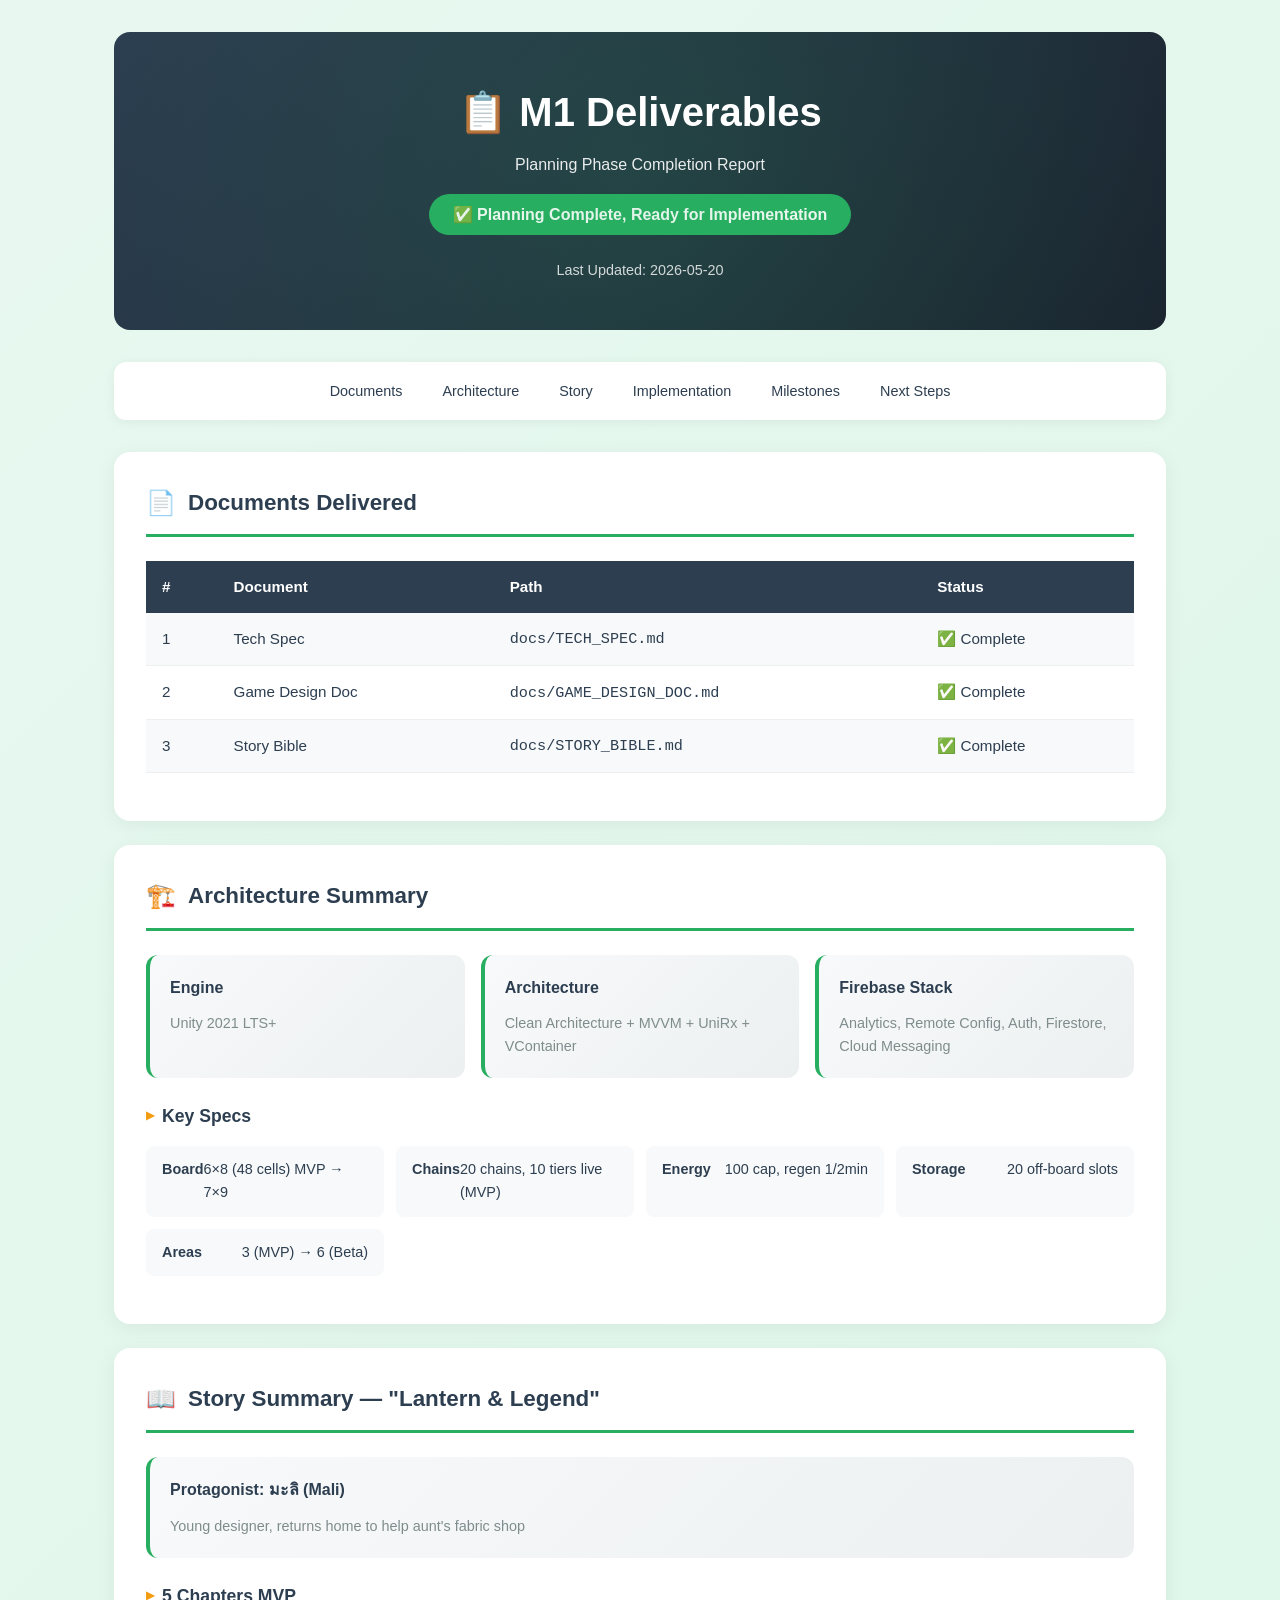
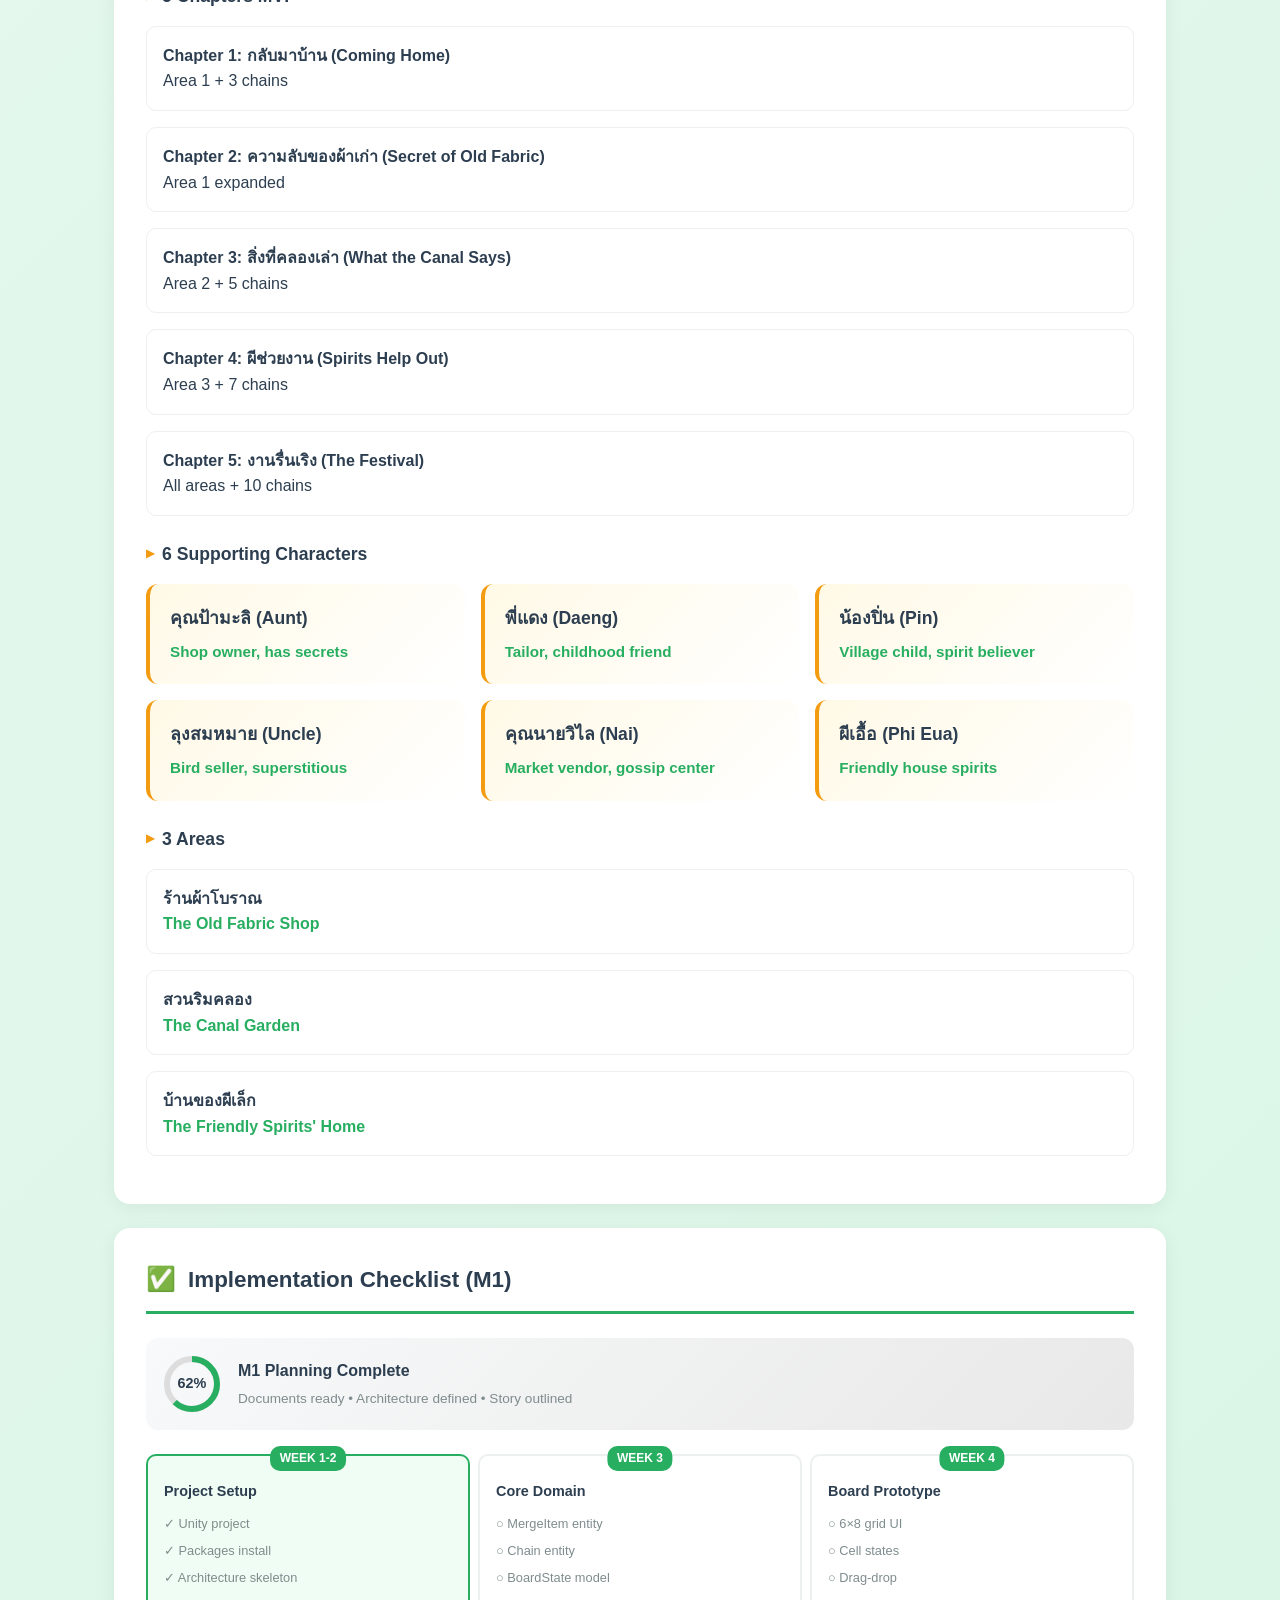
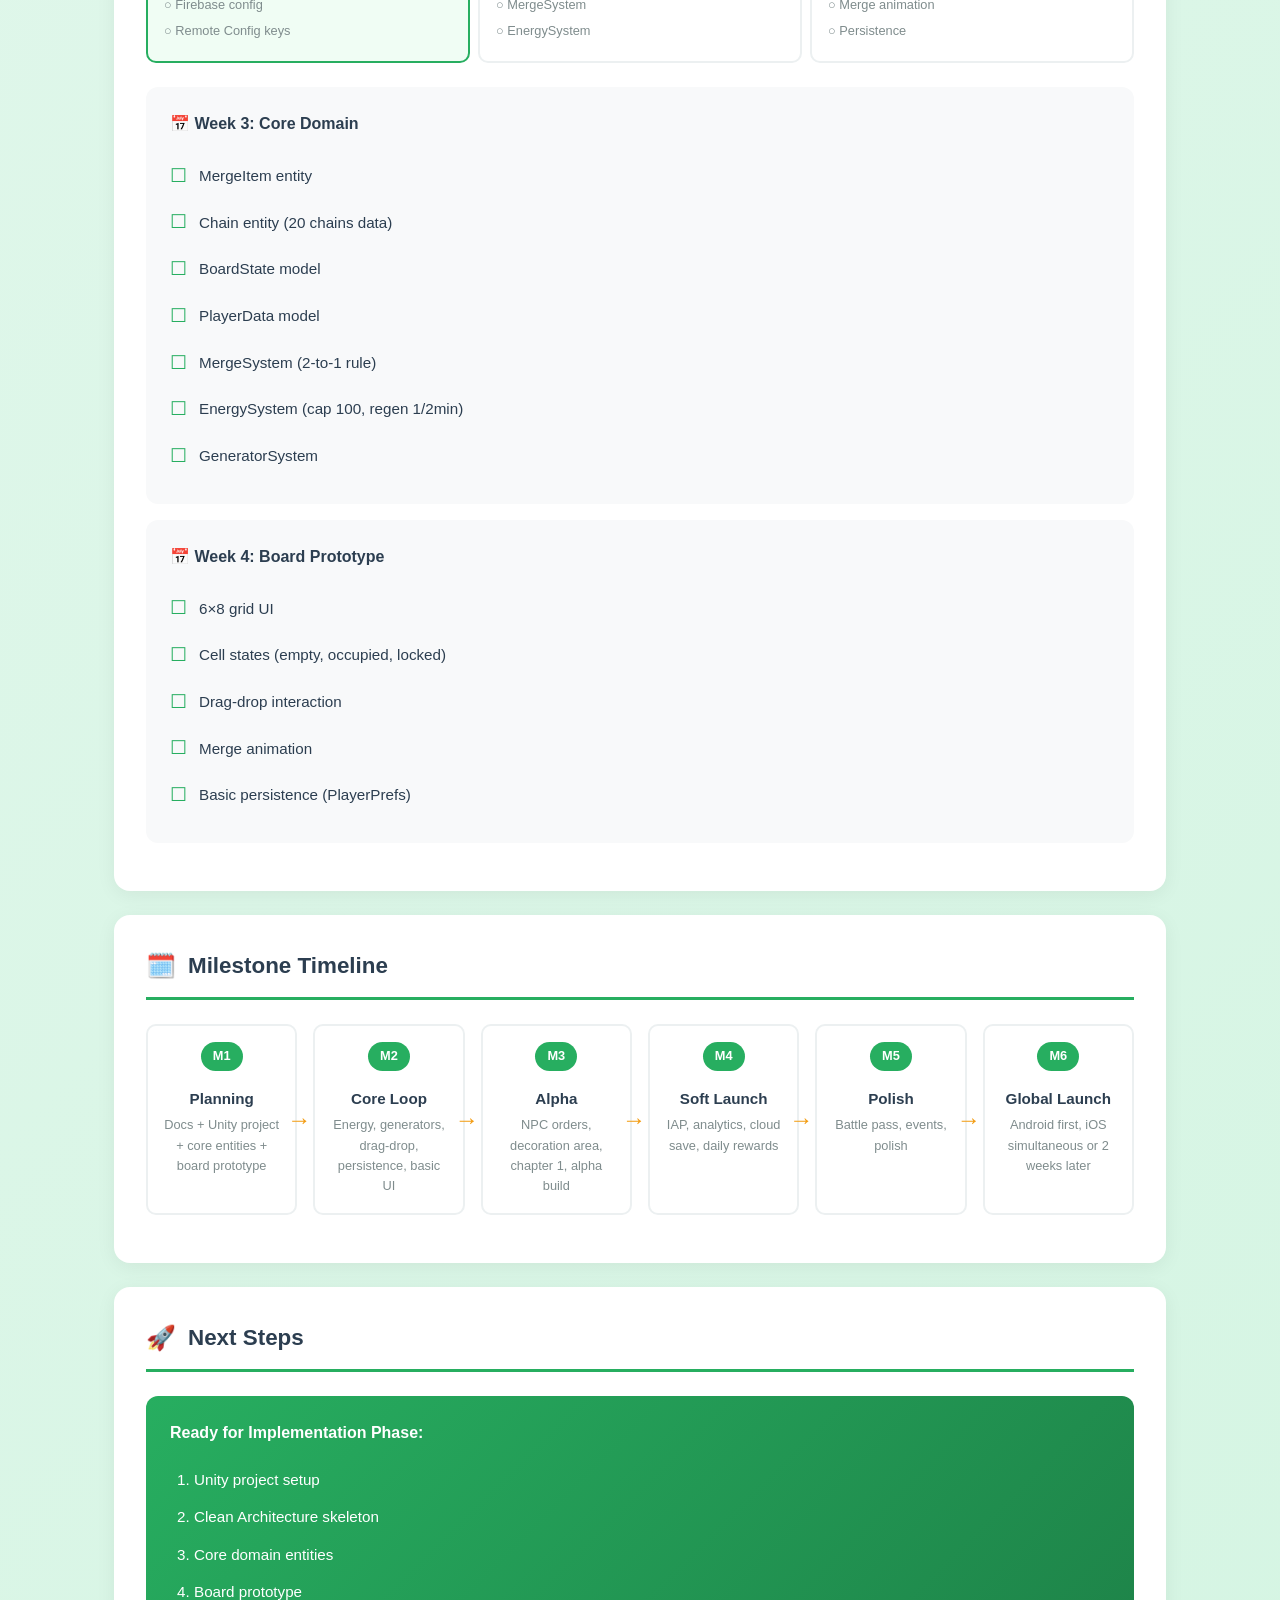
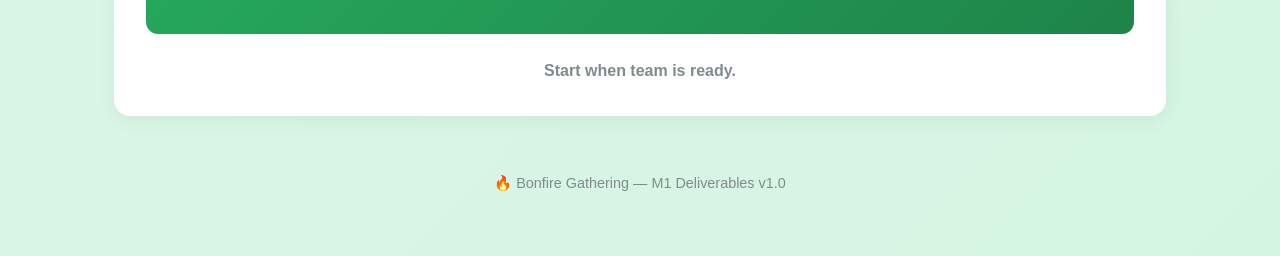
<file: docs/M1_DELIVERABLES.html>
<!DOCTYPE html>
<html lang="en">
<head>
<meta charset="UTF-8">
<meta name="viewport" content="width=device-width, initial-scale=1.0">
<title>M1 Deliverables — Bonfire Gathering</title>
<style>
  :root {
    --primary: #27ae60;
    --primary-dark: #1e8449;
    --secondary: #2c3e50;
    --accent: #f39c12;
    --bg-light: #e8f8f0;
    --bg-card: #ffffff;
    --text: #2c3e50;
    --text-light: #7f8c8d;
    --border: #ecf0f1;
    --success: #27ae60;
    --info: #3498db;
  }

  * { box-sizing: border-box; margin: 0; padding: 0; }

  body {
    font-family: -apple-system, BlinkMacSystemFont, 'Segoe UI', Roboto, sans-serif;
    background: linear-gradient(135deg, var(--bg-light) 0%, #d5f5e3 100%);
    color: var(--text);
    line-height: 1.6;
    min-height: 100vh;
  }

  .container {
    max-width: 1100px;
    margin: 0 auto;
    padding: 2rem 1.5rem;
  }

  header {
    text-align: center;
    padding: 3rem 1rem;
    background: linear-gradient(135deg, var(--secondary) 0%, #1a252f 100%);
    color: white;
    border-radius: 16px;
    margin-bottom: 2rem;
    position: relative;
    overflow: hidden;
  }

  header::before {
    content: '';
    position: absolute;
    top: -50%;
    left: -50%;
    width: 200%;
    height: 200%;
    background: radial-gradient(circle, rgba(39,174,96,0.15) 0%, transparent 50%);
    animation: glow 8s ease-in-out infinite;
  }

  @keyframes glow {
    0%, 100% { transform: scale(1); opacity: 0.5; }
    50% { transform: scale(1.1); opacity: 0.8; }
  }

  header h1 {
    font-size: 2.5rem;
    font-weight: 700;
    margin-bottom: 0.5rem;
    position: relative;
  }

  .status-badge {
    display: inline-block;
    background: var(--success);
    color: white;
    padding: 0.5rem 1.5rem;
    border-radius: 25px;
    font-weight: 600;
    font-size: 1rem;
    margin-top: 1rem;
  }

  .header-meta {
    margin-top: 1.5rem;
    font-size: 0.9rem;
    opacity: 0.8;
  }

  nav {
    background: var(--bg-card);
    border-radius: 12px;
    padding: 1rem;
    margin-bottom: 2rem;
    box-shadow: 0 2px 12px rgba(0,0,0,0.06);
    position: sticky;
    top: 1rem;
    z-index: 100;
  }

  nav ul {
    display: flex;
    flex-wrap: wrap;
    gap: 0.5rem;
    list-style: none;
    justify-content: center;
  }

  nav a {
    text-decoration: none;
    color: var(--text);
    padding: 0.5rem 1rem;
    border-radius: 8px;
    font-size: 0.9rem;
    font-weight: 500;
    transition: all 0.2s;
  }

  nav a:hover {
    background: var(--primary);
    color: white;
  }

  section {
    background: var(--bg-card);
    border-radius: 16px;
    padding: 2rem;
    margin-bottom: 1.5rem;
    box-shadow: 0 4px 20px rgba(0,0,0,0.06);
  }

  section h2 {
    color: var(--secondary);
    font-size: 1.4rem;
    margin-bottom: 1.5rem;
    padding-bottom: 0.75rem;
    border-bottom: 3px solid var(--primary);
    display: flex;
    align-items: center;
    gap: 0.75rem;
  }

  section h2 .icon {
    font-size: 1.5rem;
  }

  h3 {
    color: var(--secondary);
    font-size: 1.1rem;
    margin: 1.5rem 0 1rem;
    display: flex;
    align-items: center;
    gap: 0.5rem;
  }

  h3::before {
    content: '▶';
    color: var(--accent);
    font-size: 0.7rem;
  }

  table {
    width: 100%;
    border-collapse: collapse;
    margin: 1rem 0;
    font-size: 0.95rem;
  }

  th {
    background: var(--secondary);
    color: white;
    padding: 0.85rem 1rem;
    text-align: left;
    font-weight: 600;
  }

  td {
    padding: 0.85rem 1rem;
    border-bottom: 1px solid var(--border);
  }

  tr:nth-child(even) { background: #f8f9fa; }
  tr:hover { background: #e8f8f0; }

  .check-table td:first-child { width: 40px; text-align: center; }

  .info-grid {
    display: grid;
    grid-template-columns: repeat(auto-fit, minmax(250px, 1fr));
    gap: 1rem;
    margin: 1rem 0;
  }

  .info-card {
    background: linear-gradient(135deg, #f8f9fa 0%, #ecf0f1 100%);
    border-radius: 12px;
    padding: 1.25rem;
    border-left: 4px solid var(--primary);
  }

  .info-card h4 {
    color: var(--secondary);
    margin-bottom: 0.75rem;
    font-size: 1rem;
  }

  .info-card p { color: var(--text-light); font-size: 0.9rem; }

  .spec-list {
    display: grid;
    grid-template-columns: repeat(auto-fit, minmax(200px, 1fr));
    gap: 0.75rem;
    margin: 1rem 0;
  }

  .spec-item {
    background: #f8f9fa;
    padding: 0.75rem 1rem;
    border-radius: 8px;
    display: flex;
    justify-content: space-between;
    font-size: 0.9rem;
  }

  .spec-item strong { color: var(--secondary); }

  .checklist {
    background: #f8f9fa;
    border-radius: 12px;
    padding: 1.5rem;
    margin: 1rem 0;
  }

  .checklist h4 {
    color: var(--secondary);
    margin-bottom: 1rem;
    display: flex;
    align-items: center;
    gap: 0.5rem;
  }

  .check-item {
    display: flex;
    align-items: center;
    gap: 0.75rem;
    padding: 0.5rem 0;
    font-size: 0.95rem;
  }

  .check-item::before {
    content: '☐';
    font-size: 1.2rem;
    color: var(--primary);
  }

  .timeline {
    display: flex;
    flex-wrap: wrap;
    gap: 1rem;
    margin: 1rem 0;
  }

  .milestone {
    flex: 1;
    min-width: 150px;
    background: white;
    border-radius: 10px;
    padding: 1rem;
    text-align: center;
    border: 2px solid var(--border);
    position: relative;
  }

  .milestone::after {
    content: '→';
    position: absolute;
    right: -1rem;
    top: 50%;
    transform: translateY(-50%);
    color: var(--accent);
    font-size: 1.5rem;
  }

  .milestone:last-child::after { display: none; }

  .milestone .month {
    background: var(--primary);
    color: white;
    padding: 0.25rem 0.75rem;
    border-radius: 15px;
    font-size: 0.8rem;
    font-weight: 600;
    display: inline-block;
    margin-bottom: 0.5rem;
  }

  .milestone h4 { color: var(--secondary); font-size: 0.95rem; margin-top: 0.5rem; }
  .milestone p { color: var(--text-light); font-size: 0.8rem; margin-top: 0.25rem; }

  .character-grid {
    display: grid;
    grid-template-columns: repeat(auto-fit, minmax(280px, 1fr));
    gap: 1rem;
  }

  .character-card {
    background: linear-gradient(135deg, #fff9e6 0%, #fff 100%);
    border-radius: 12px;
    padding: 1.25rem;
    border-left: 4px solid var(--accent);
  }

  .character-card h4 {
    color: var(--secondary);
    font-size: 1.1rem;
  }

  .character-card .thai {
    color: var(--primary);
    font-weight: 600;
    font-size: 0.95rem;
  }

  .character-card p {
    color: var(--text-light);
    font-size: 0.9rem;
    margin-top: 0.5rem;
  }

  .area-list {
    display: grid;
    gap: 1rem;
    margin: 1rem 0;
  }

  .area-item {
    background: white;
    border-radius: 10px;
    padding: 1rem;
    border: 1px solid var(--border);
  }

  .area-item h4 {
    color: var(--secondary);
  }

  .area-item .thai {
    color: var(--primary);
    font-weight: 600;
  }

  .next-steps {
    background: linear-gradient(135deg, var(--primary) 0%, var(--primary-dark) 100%);
    color: white;
    border-radius: 12px;
    padding: 1.5rem;
    margin: 1rem 0;
  }

  .next-steps h4 {
    color: white;
    margin-bottom: 1rem;
  }

  .next-steps ol {
    padding-left: 1.5rem;
  }

  .next-steps li {
    padding: 0.4rem 0;
    font-size: 0.95rem;
  }

  /* ===== CHECKLIST PROGRESS ===== */
  .checklist-progress {
    display: flex;
    align-items: center;
    gap: 1rem;
    margin: 1rem 0;
    padding: 1rem;
    background: linear-gradient(135deg, #f8f9fa, #e8e8e8);
    border-radius: 12px;
  }

  .progress-ring {
    width: 60px;
    height: 60px;
    position: relative;
  }

  .progress-ring svg {
    transform: rotate(-90deg);
  }

  .progress-ring circle {
    fill: none;
    stroke-width: 6;
  }

  .progress-ring .bg {
    stroke: #ddd;
  }

  .progress-ring .fill {
    stroke: var(--primary);
    stroke-dasharray: 157;
    stroke-dashoffset: 157;
    transition: stroke-dashoffset 0.5s;
  }

  .progress-ring .text {
    position: absolute;
    top: 50%;
    left: 50%;
    transform: translate(-50%, -50%);
    font-weight: bold;
    color: var(--secondary);
    font-size: 0.9rem;
  }

  .progress-info h4 {
    color: var(--secondary);
    margin-bottom: 0.25rem;
  }

  .progress-info p {
    color: var(--text-light);
    font-size: 0.85rem;
  }

  /* ===== WEEK TIMELINE ===== */
  .week-timeline {
    display: flex;
    gap: 0.5rem;
    margin: 1.5rem 0;
    flex-wrap: wrap;
  }

  .week-card {
    flex: 1;
    min-width: 150px;
    background: white;
    border-radius: 10px;
    padding: 1rem;
    border: 2px solid var(--border);
    position: relative;
  }

  .week-card.current {
    border-color: var(--primary);
    background: #f0fdf4;
  }

  .week-card .week-num {
    position: absolute;
    top: -10px;
    left: 50%;
    transform: translateX(-50%);
    background: var(--primary);
    color: white;
    padding: 0.2rem 0.6rem;
    border-radius: 10px;
    font-size: 0.75rem;
    font-weight: bold;
  }

  .week-card.current .week-num {
    background: var(--success);
  }

  .week-card h4 {
    color: var(--secondary);
    margin-top: 0.5rem;
    font-size: 0.9rem;
  }

  .week-card ul {
    list-style: none;
    font-size: 0.8rem;
    color: var(--text-light);
    margin-top: 0.5rem;
  }

  .week-card li {
    padding: 0.2rem 0;
  }

  /* ===== CHARACTER CARDS ===== */
  .char-visual {
    display: flex;
    flex-wrap: wrap;
    gap: 1rem;
    margin: 1rem 0;
  }

  .char-badge {
    display: flex;
    align-items: center;
    gap: 0.75rem;
    background: white;
    padding: 0.75rem 1rem;
    border-radius: 25px;
    border: 1px solid var(--border);
    box-shadow: 0 2px 4px rgba(0,0,0,0.05);
  }

  .char-badge .avatar {
    width: 40px;
    height: 40px;
    border-radius: 50%;
    background: var(--accent);
    display: flex;
    align-items: center;
    justify-content: center;
    font-size: 1.2rem;
  }

  .char-badge .info strong {
    color: var(--secondary);
    font-size: 0.9rem;
  }

  .char-badge .info span {
    color: var(--text-light);
    font-size: 0.8rem;
  }

  /* ===== AREA ICONS ===== */
  .area-icons {
    display: flex;
    gap: 1rem;
    margin: 1rem 0;
    flex-wrap: wrap;
  }

  .area-icon {
    flex: 1;
    min-width: 150px;
    background: white;
    border-radius: 12px;
    padding: 1.25rem;
    text-align: center;
    border: 2px solid var(--border);
  }

  .area-icon .icon {
    font-size: 2.5rem;
    margin-bottom: 0.5rem;
  }

  .area-icon h4 {
    color: var(--secondary);
    font-size: 0.95rem;
  }

  .area-icon .thai {
    color: var(--primary);
    font-weight: 600;
    font-size: 0.85rem;
  }

  @media (max-width: 768px) {
    header h1 { font-size: 1.8rem; }
    section { padding: 1.25rem; }
    .timeline { flex-direction: column; }
    .milestone::after { display: none; }
  }
</style>
</head>
<body>
<div class="container">

<header>
  <h1>📋 M1 Deliverables</h1>
  <p style="opacity:0.9;">Planning Phase Completion Report</p>
  <div class="status-badge">✅ Planning Complete, Ready for Implementation</div>
  <div class="header-meta">Last Updated: 2026-05-20</div>
</header>

<nav>
  <ul>
    <li><a href="#documents">Documents</a></li>
    <li><a href="#architecture">Architecture</a></li>
    <li><a href="#story">Story</a></li>
    <li><a href="#checklist">Implementation</a></li>
    <li><a href="#milestones">Milestones</a></li>
    <li><a href="#next">Next Steps</a></li>
  </ul>
</nav>

<section id="documents">
  <h2><span class="icon">📄</span> Documents Delivered</h2>
  <table>
    <tr><th>#</th><th>Document</th><th>Path</th><th>Status</th></tr>
    <tr><td>1</td><td>Tech Spec</td><td><code>docs/TECH_SPEC.md</code></td><td>✅ Complete</td></tr>
    <tr><td>2</td><td>Game Design Doc</td><td><code>docs/GAME_DESIGN_DOC.md</code></td><td>✅ Complete</td></tr>
    <tr><td>3</td><td>Story Bible</td><td><code>docs/STORY_BIBLE.md</code></td><td>✅ Complete</td></tr>
  </table>
</section>

<section id="architecture">
  <h2><span class="icon">🏗️</span> Architecture Summary</h2>

  <div class="info-grid">
    <div class="info-card">
      <h4>Engine</h4>
      <p>Unity 2021 LTS+</p>
    </div>
    <div class="info-card">
      <h4>Architecture</h4>
      <p>Clean Architecture + MVVM + UniRx + VContainer</p>
    </div>
    <div class="info-card">
      <h4>Firebase Stack</h4>
      <p>Analytics, Remote Config, Auth, Firestore, Cloud Messaging</p>
    </div>
  </div>

  <h3>Key Specs</h3>
  <div class="spec-list">
    <div class="spec-item"><strong>Board</strong><span>6×8 (48 cells) MVP → 7×9</span></div>
    <div class="spec-item"><strong>Chains</strong><span>20 chains, 10 tiers live (MVP)</span></div>
    <div class="spec-item"><strong>Energy</strong><span>100 cap, regen 1/2min</span></div>
    <div class="spec-item"><strong>Storage</strong><span>20 off-board slots</span></div>
    <div class="spec-item"><strong>Areas</strong><span>3 (MVP) → 6 (Beta)</span></div>
  </div>
</section>

<section id="story">
  <h2><span class="icon">📖</span> Story Summary — "Lantern & Legend"</h2>

  <div class="info-card" style="margin-bottom:1rem;">
    <h4>Protagonist: มะลิ (Mali)</h4>
    <p>Young designer, returns home to help aunt's fabric shop</p>
  </div>

  <h3>5 Chapters MVP</h3>
  <div class="area-list">
    <div class="area-item">
      <h4>Chapter 1: กลับมาบ้าน (Coming Home)</h4>
      <p>Area 1 + 3 chains</p>
    </div>
    <div class="area-item">
      <h4>Chapter 2: ความลับของผ้าเก่า (Secret of Old Fabric)</h4>
      <p>Area 1 expanded</p>
    </div>
    <div class="area-item">
      <h4>Chapter 3: สิ่งที่คลองเล่า (What the Canal Says)</h4>
      <p>Area 2 + 5 chains</p>
    </div>
    <div class="area-item">
      <h4>Chapter 4: ผีช่วยงาน (Spirits Help Out)</h4>
      <p>Area 3 + 7 chains</p>
    </div>
    <div class="area-item">
      <h4>Chapter 5: งานรื่นเริง (The Festival)</h4>
      <p>All areas + 10 chains</p>
    </div>
  </div>

  <h3>6 Supporting Characters</h3>
  <div class="character-grid">
    <div class="character-card">
      <h4>คุณป้ามะลิ (Aunt)</h4>
      <p class="thai">Shop owner, has secrets</p>
    </div>
    <div class="character-card">
      <h4>พี่แดง (Daeng)</h4>
      <p class="thai">Tailor, childhood friend</p>
    </div>
    <div class="character-card">
      <h4>น้องปิ่น (Pin)</h4>
      <p class="thai">Village child, spirit believer</p>
    </div>
    <div class="character-card">
      <h4>ลุงสมหมาย (Uncle)</h4>
      <p class="thai">Bird seller, superstitious</p>
    </div>
    <div class="character-card">
      <h4>คุณนายวิไล (Nai)</h4>
      <p class="thai">Market vendor, gossip center</p>
    </div>
    <div class="character-card">
      <h4>ผีเอื้อ (Phi Eua)</h4>
      <p class="thai">Friendly house spirits</p>
    </div>
  </div>

  <h3>3 Areas</h3>
  <div class="area-list">
    <div class="area-item">
      <h4>ร้านผ้าโบราณ</h4>
      <p class="thai">The Old Fabric Shop</p>
    </div>
    <div class="area-item">
      <h4>สวนริมคลอง</h4>
      <p class="thai">The Canal Garden</p>
    </div>
    <div class="area-item">
      <h4>บ้านของผีเล็ก</h4>
      <p class="thai">The Friendly Spirits' Home</p>
    </div>
  </div>
</section>

<section id="checklist">
  <h2><span class="icon">✅</span> Implementation Checklist (M1)</h2>

  <!-- CHECKLIST PROGRESS -->
  <div class="checklist-progress">
    <div class="progress-ring">
      <svg width="60" height="60">
        <circle class="bg" cx="30" cy="30" r="25"/>
        <circle class="fill" cx="30" cy="30" r="25" style="stroke-dashoffset: 60;"/>
      </svg>
      <span class="text">62%</span>
    </div>
    <div class="progress-info">
      <h4>M1 Planning Complete</h4>
      <p>Documents ready • Architecture defined • Story outlined</p>
    </div>
  </div>

  <!-- WEEK TIMELINE -->
  <div class="week-timeline">
    <div class="week-card current">
      <span class="week-num">WEEK 1-2</span>
      <h4>Project Setup</h4>
      <ul>
        <li>✓ Unity project</li>
        <li>✓ Packages install</li>
        <li>✓ Architecture skeleton</li>
        <li>○ Firebase config</li>
        <li>○ Remote Config keys</li>
      </ul>
    </div>
    <div class="week-card">
      <span class="week-num">WEEK 3</span>
      <h4>Core Domain</h4>
      <ul>
        <li>○ MergeItem entity</li>
        <li>○ Chain entity</li>
        <li>○ BoardState model</li>
        <li>○ MergeSystem</li>
        <li>○ EnergySystem</li>
      </ul>
    </div>
    <div class="week-card">
      <span class="week-num">WEEK 4</span>
      <h4>Board Prototype</h4>
      <ul>
        <li>○ 6×8 grid UI</li>
        <li>○ Cell states</li>
        <li>○ Drag-drop</li>
        <li>○ Merge animation</li>
        <li>○ Persistence</li>
      </ul>
    </div>
  </div>

  <div class="checklist" style="display:none;">
    <h4>📅 Week 1-2: Project Setup</h4>
    <div class="check-item">Create Unity project</div>
    <div class="check-item">Install packages (VContainer, UniRx, Firebase)</div>
    <div class="check-item">Set up Clean Architecture folder structure</div>
    <div class="check-item">Configure Firebase (google-services.json, GoogleService-Info.plist)</div>
    <div class="check-item">Create Remote Config keys in Firebase console</div>
  </div>

  <div class="checklist">
    <h4>📅 Week 3: Core Domain</h4>
    <div class="check-item">MergeItem entity</div>
    <div class="check-item">Chain entity (20 chains data)</div>
    <div class="check-item">BoardState model</div>
    <div class="check-item">PlayerData model</div>
    <div class="check-item">MergeSystem (2-to-1 rule)</div>
    <div class="check-item">EnergySystem (cap 100, regen 1/2min)</div>
    <div class="check-item">GeneratorSystem</div>
  </div>

  <div class="checklist">
    <h4>📅 Week 4: Board Prototype</h4>
    <div class="check-item">6×8 grid UI</div>
    <div class="check-item">Cell states (empty, occupied, locked)</div>
    <div class="check-item">Drag-drop interaction</div>
    <div class="check-item">Merge animation</div>
    <div class="check-item">Basic persistence (PlayerPrefs)</div>
  </div>
</section>

<section id="milestones">
  <h2><span class="icon">🗓️</span> Milestone Timeline</h2>
  <div class="timeline">
    <div class="milestone">
      <span class="month">M1</span>
      <h4>Planning</h4>
      <p>Docs + Unity project + core entities + board prototype</p>
    </div>
    <div class="milestone">
      <span class="month">M2</span>
      <h4>Core Loop</h4>
      <p>Energy, generators, drag-drop, persistence, basic UI</p>
    </div>
    <div class="milestone">
      <span class="month">M3</span>
      <h4>Alpha</h4>
      <p>NPC orders, decoration area, chapter 1, alpha build</p>
    </div>
    <div class="milestone">
      <span class="month">M4</span>
      <h4>Soft Launch</h4>
      <p>IAP, analytics, cloud save, daily rewards</p>
    </div>
    <div class="milestone">
      <span class="month">M5</span>
      <h4>Polish</h4>
      <p>Battle pass, events, polish</p>
    </div>
    <div class="milestone">
      <span class="month">M6</span>
      <h4>Global Launch</h4>
      <p>Android first, iOS simultaneous or 2 weeks later</p>
    </div>
  </div>
</section>

<section id="next">
  <h2><span class="icon">🚀</span> Next Steps</h2>

  <div class="next-steps">
    <h4>Ready for Implementation Phase:</h4>
    <ol>
      <li>Unity project setup</li>
      <li>Clean Architecture skeleton</li>
      <li>Core domain entities</li>
      <li>Board prototype</li>
    </ol>
  </div>

  <p style="text-align:center;margin-top:1.5rem;color:var(--text-light);">
    <strong>Start when team is ready.</strong>
  </p>
</section>

<footer style="text-align:center;padding:2rem;color:var(--text-light);font-size:0.9rem;">
  <p>🔥 Bonfire Gathering — M1 Deliverables v1.0</p>
</footer>

</div>
</body>
</html>
</file>
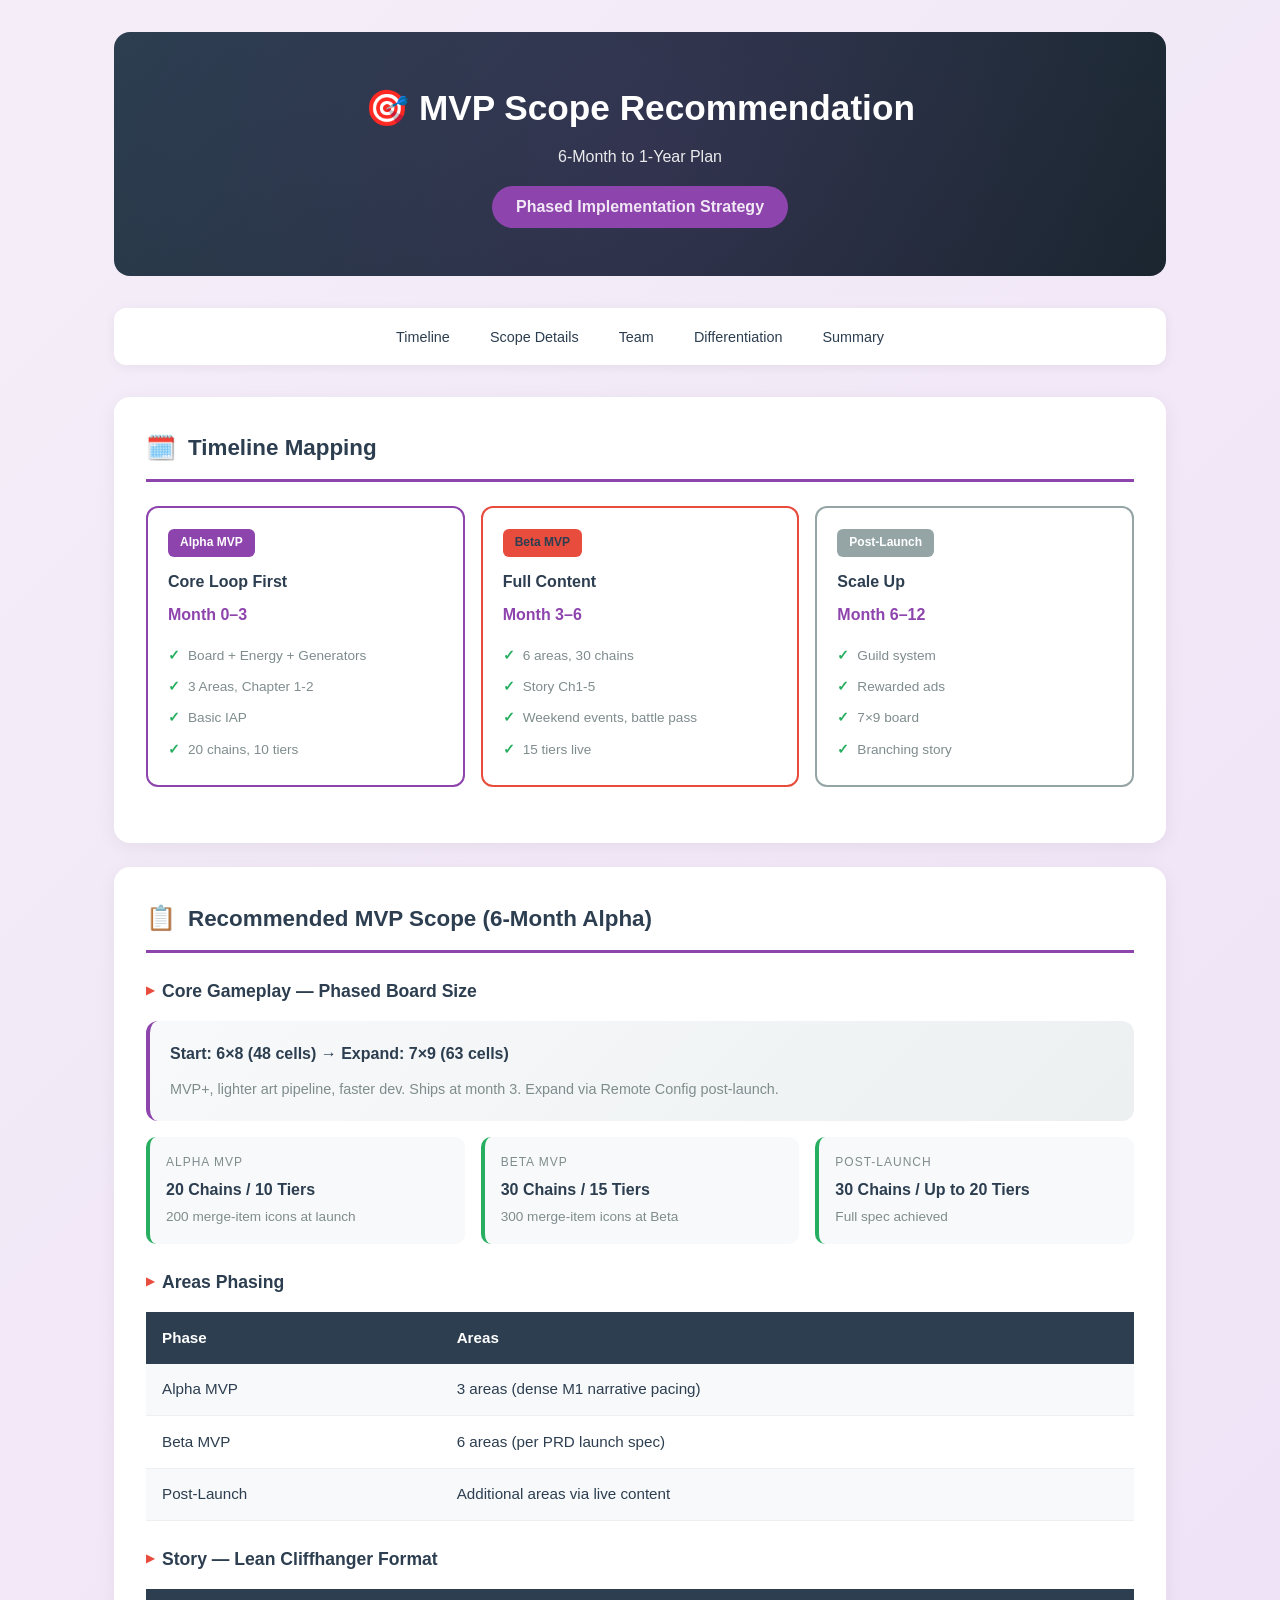
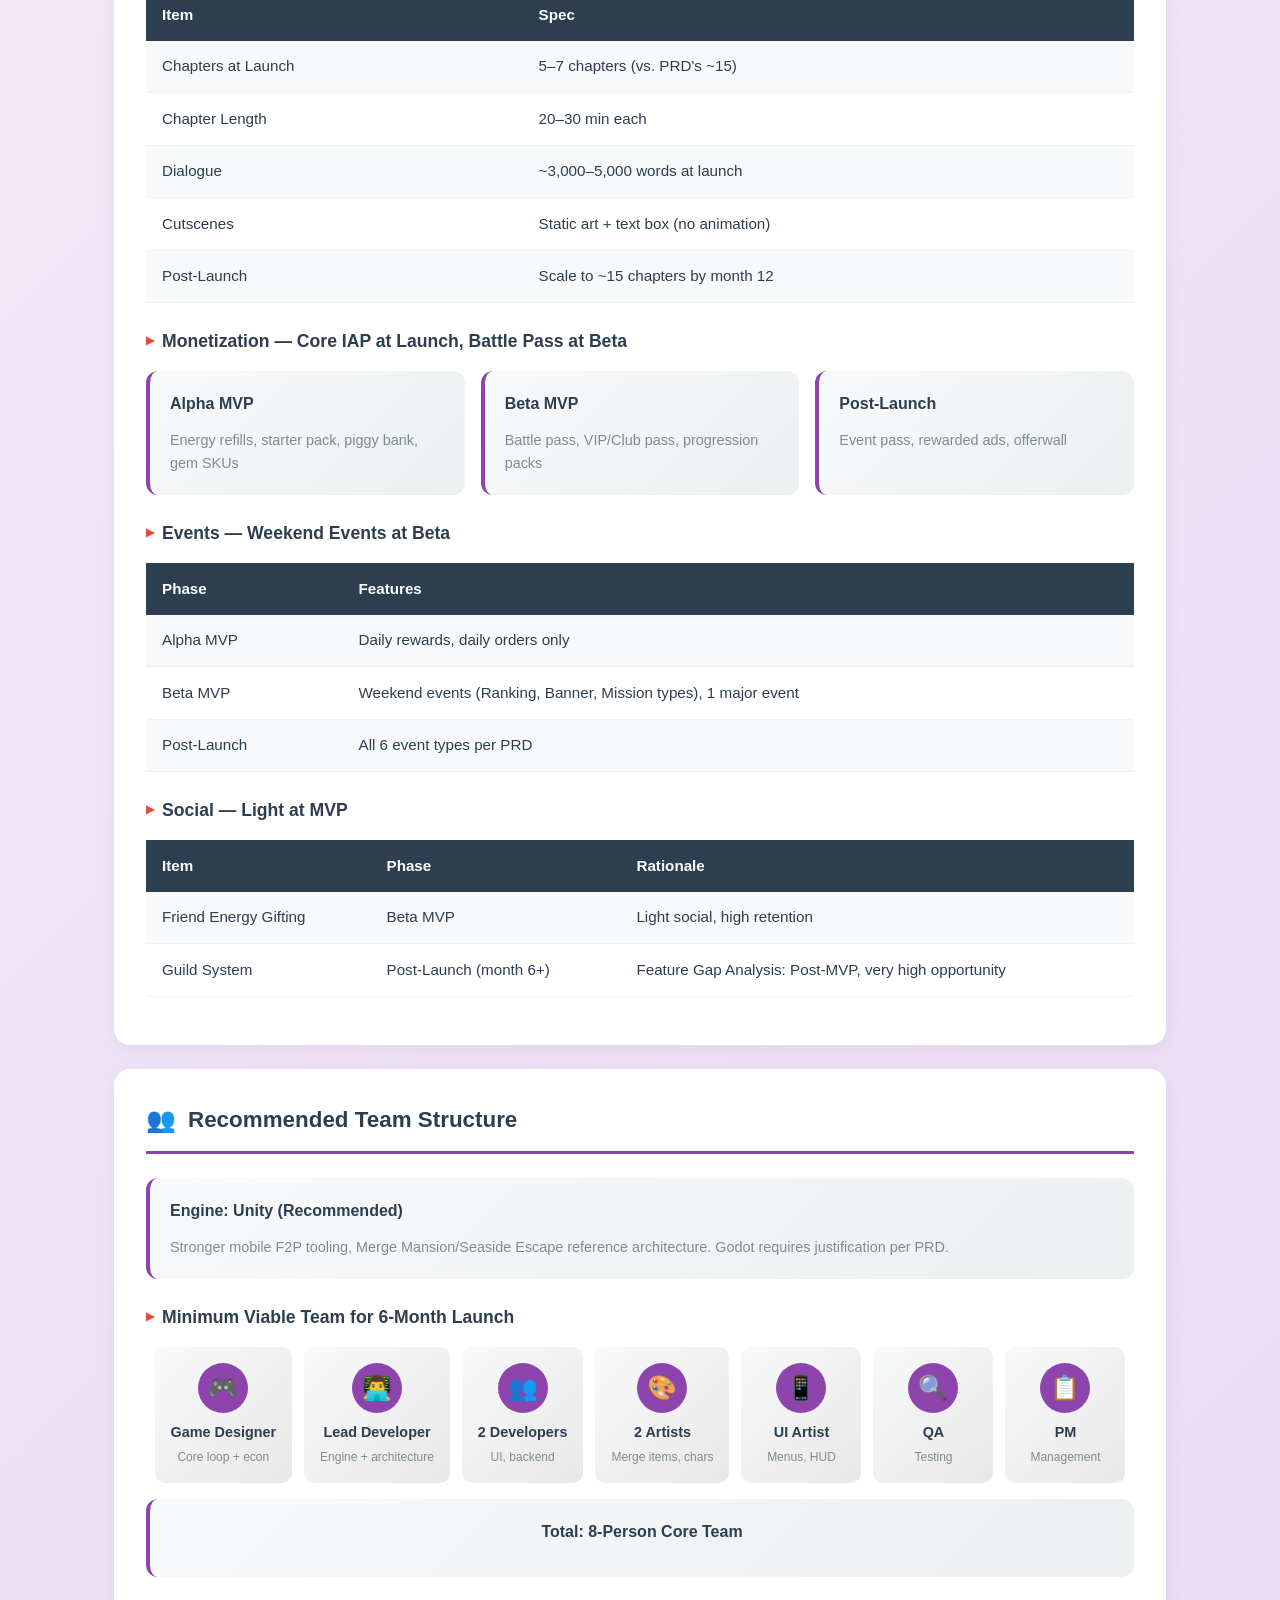
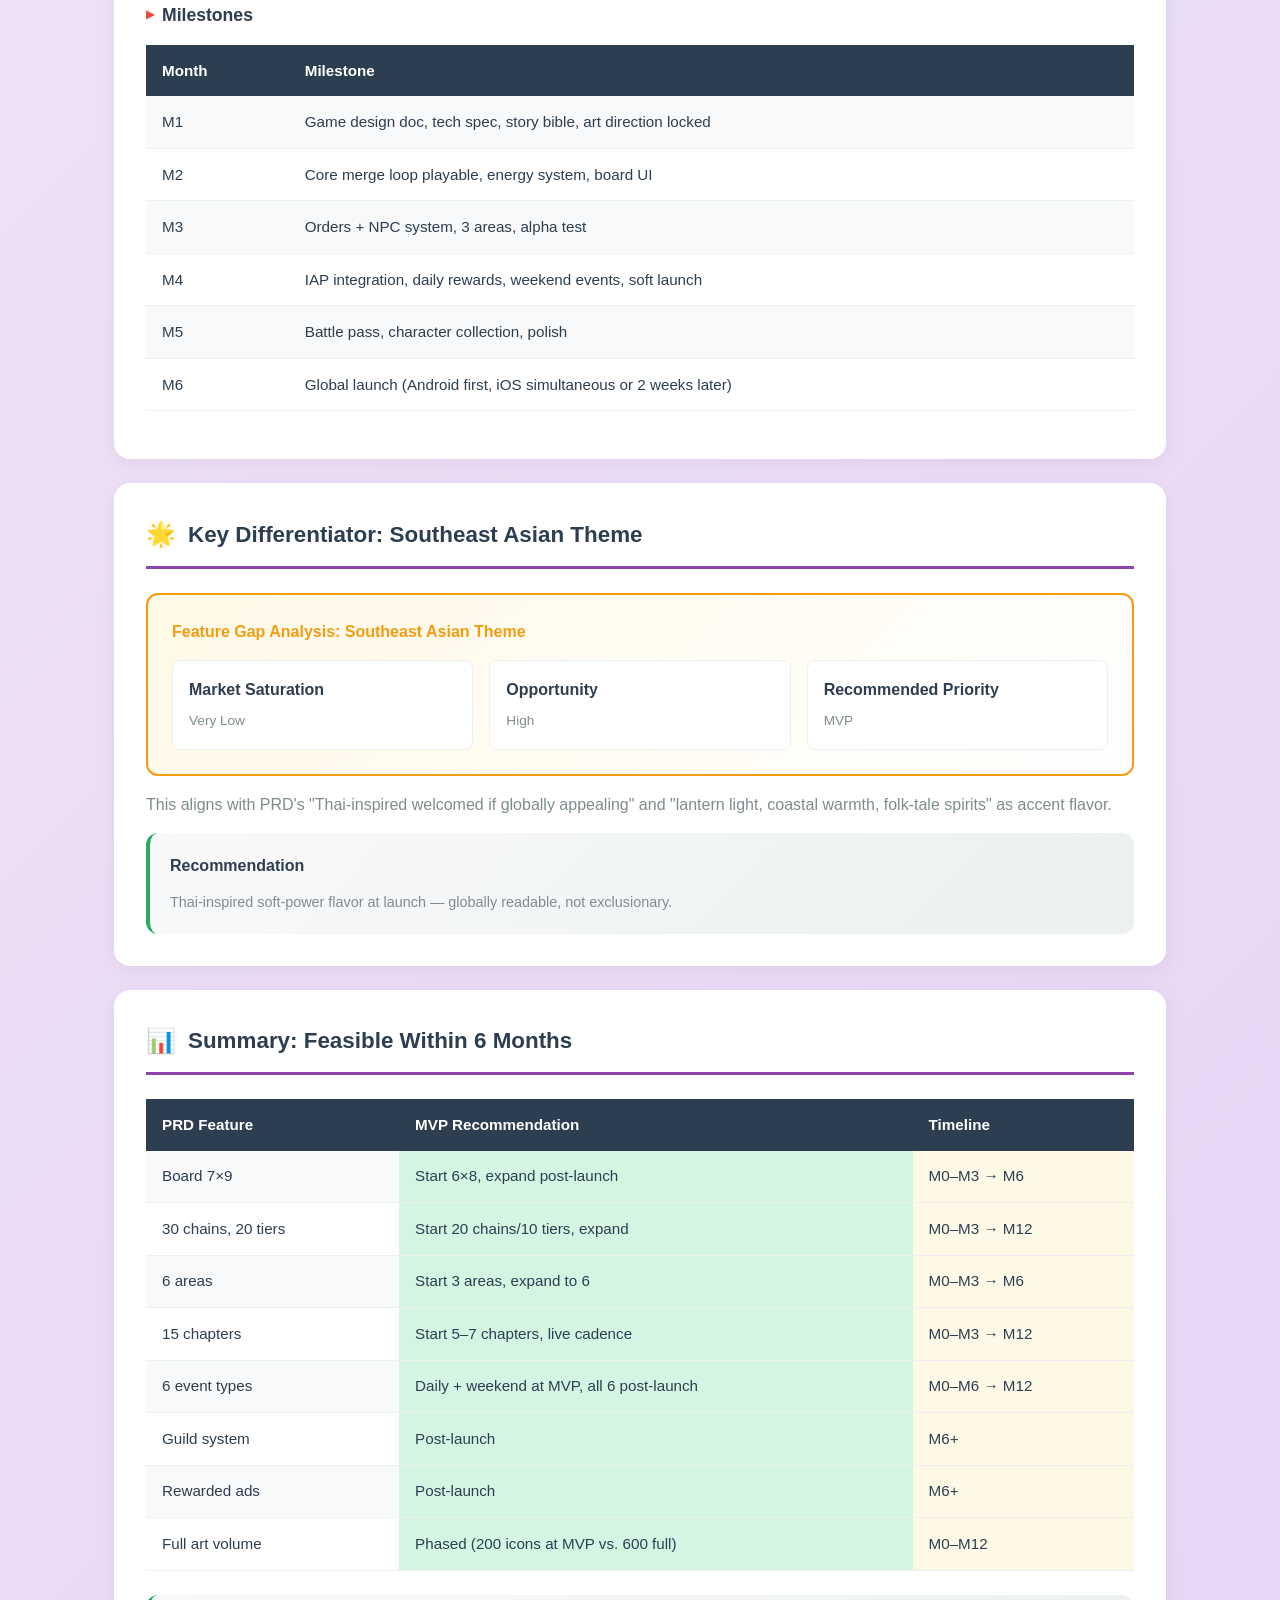
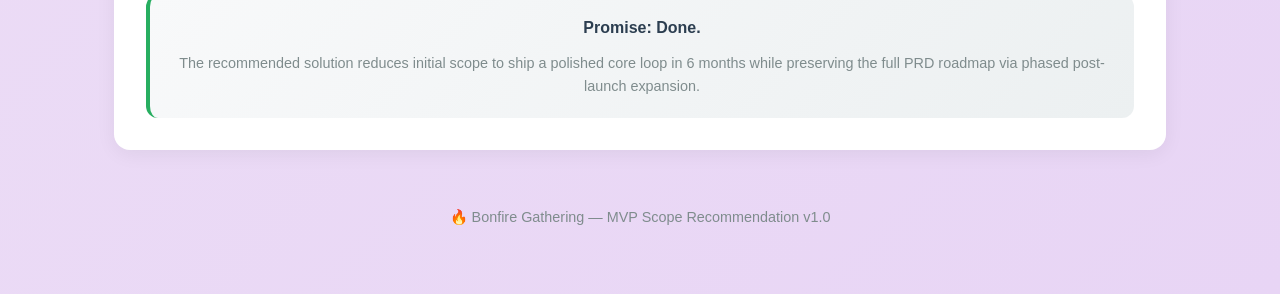
<file: docs/MVP_Scope_Recommendation.html>
<!DOCTYPE html>
<html lang="en">
<head>
<meta charset="UTF-8">
<meta name="viewport" content="width=device-width, initial-scale=1.0">
<title>MVP Scope Recommendation — Bonfire Gathering</title>
<style>
  :root {
    --primary: #8e44ad;
    --primary-dark: #6c3483;
    --secondary: #2c3e50;
    --accent: #e74c3c;
    --bg-light: #f5eef8;
    --bg-card: #ffffff;
    --text: #2c3e50;
    --text-light: #7f8c8d;
    --border: #ecf0f1;
    --success: #27ae60;
    --warning: #f39c12;
  }

  * { box-sizing: border-box; margin: 0; padding: 0; }

  body {
    font-family: -apple-system, BlinkMacSystemFont, 'Segoe UI', Roboto, sans-serif;
    background: linear-gradient(135deg, var(--bg-light) 0%, #e8d5f5 100%);
    color: var(--text);
    line-height: 1.6;
    min-height: 100vh;
  }

  .container {
    max-width: 1100px;
    margin: 0 auto;
    padding: 2rem 1.5rem;
  }

  header {
    text-align: center;
    padding: 3rem 1rem;
    background: linear-gradient(135deg, var(--secondary) 0%, #1a252f 100%);
    color: white;
    border-radius: 16px;
    margin-bottom: 2rem;
    position: relative;
    overflow: hidden;
  }

  header::before {
    content: '';
    position: absolute;
    top: -50%;
    left: -50%;
    width: 200%;
    height: 200%;
    background: radial-gradient(circle, rgba(142,68,173,0.15) 0%, transparent 50%);
    animation: glow 8s ease-in-out infinite;
  }

  @keyframes glow {
    0%, 100% { transform: scale(1); opacity: 0.5; }
    50% { transform: scale(1.1); opacity: 0.8; }
  }

  header h1 {
    font-size: 2.2rem;
    font-weight: 700;
    margin-bottom: 0.5rem;
    position: relative;
  }

  header p {
    opacity: 0.9;
    font-size: 1rem;
  }

  .header-badge {
    display: inline-block;
    background: var(--primary);
    color: white;
    padding: 0.5rem 1.5rem;
    border-radius: 25px;
    font-weight: 600;
    margin-top: 1rem;
  }

  nav {
    background: var(--bg-card);
    border-radius: 12px;
    padding: 1rem;
    margin-bottom: 2rem;
    box-shadow: 0 2px 12px rgba(0,0,0,0.06);
    position: sticky;
    top: 1rem;
    z-index: 100;
  }

  nav ul {
    display: flex;
    flex-wrap: wrap;
    gap: 0.5rem;
    list-style: none;
    justify-content: center;
  }

  nav a {
    text-decoration: none;
    color: var(--text);
    padding: 0.5rem 1rem;
    border-radius: 8px;
    font-size: 0.9rem;
    font-weight: 500;
    transition: all 0.2s;
  }

  nav a:hover { background: var(--primary); color: white; }

  section {
    background: var(--bg-card);
    border-radius: 16px;
    padding: 2rem;
    margin-bottom: 1.5rem;
    box-shadow: 0 4px 20px rgba(0,0,0,0.06);
  }

  section h2 {
    color: var(--secondary);
    font-size: 1.4rem;
    margin-bottom: 1.5rem;
    padding-bottom: 0.75rem;
    border-bottom: 3px solid var(--primary);
    display: flex;
    align-items: center;
    gap: 0.75rem;
  }

  section h2 .icon { font-size: 1.5rem; }

  h3 {
    color: var(--secondary);
    font-size: 1.1rem;
    margin: 1.5rem 0 1rem;
    display: flex;
    align-items: center;
    gap: 0.5rem;
  }

  h3::before { content: '▶'; color: var(--accent); font-size: 0.7rem; }

  table {
    width: 100%;
    border-collapse: collapse;
    margin: 1rem 0;
    font-size: 0.95rem;
  }

  th {
    background: var(--secondary);
    color: white;
    padding: 0.85rem 1rem;
    text-align: left;
    font-weight: 600;
  }

  td {
    padding: 0.85rem 1rem;
    border-bottom: 1px solid var(--border);
  }

  tr:nth-child(even) { background: #f8f9fa; }
  tr:hover { background: #f5eef8; }

  .highlight-row { background: #f5eef8 !important; }

  .info-grid {
    display: grid;
    grid-template-columns: repeat(auto-fit, minmax(280px, 1fr));
    gap: 1rem;
    margin: 1rem 0;
  }

  .info-card {
    background: linear-gradient(135deg, #f8f9fa 0%, #ecf0f1 100%);
    border-radius: 12px;
    padding: 1.25rem;
    border-left: 4px solid var(--primary);
  }

  .info-card h4 { color: var(--secondary); margin-bottom: 0.75rem; }
  .info-card p { color: var(--text-light); font-size: 0.9rem; }

  .phase-card {
    background: white;
    border-radius: 12px;
    padding: 1.25rem;
    border: 2px solid var(--border);
    margin: 0.5rem 0;
  }

  .phase-card h4 {
    color: var(--primary);
    margin-bottom: 0.5rem;
  }

  .phase-card .months {
    background: var(--secondary);
    color: white;
    padding: 0.2rem 0.6rem;
    border-radius: 6px;
    font-size: 0.8rem;
    font-weight: 600;
    display: inline-block;
    margin-bottom: 0.5rem;
  }

  .phase-card p { color: var(--text-light); font-size: 0.9rem; }

  .scope-grid {
    display: grid;
    grid-template-columns: repeat(auto-fit, minmax(250px, 1fr));
    gap: 1rem;
  }

  .scope-item {
    background: #f8f9fa;
    border-radius: 10px;
    padding: 1rem;
    border-left: 4px solid var(--success);
  }

  .scope-item .phase {
    font-size: 0.75rem;
    color: var(--text-light);
    text-transform: uppercase;
    letter-spacing: 1px;
  }

  .scope-item h4 { color: var(--secondary); margin: 0.25rem 0; }
  .scope-item p { font-size: 0.85rem; color: var(--text-light); }

  .team-grid {
    display: grid;
    grid-template-columns: repeat(auto-fit, minmax(200px, 1fr));
    gap: 1rem;
    margin: 1rem 0;
  }

  .team-card {
    background: linear-gradient(135deg, #f8f9fa 0%, #e8e8e8 100%);
    border-radius: 10px;
    padding: 1rem;
    text-align: center;
  }

  .team-card .count {
    font-size: 2rem;
    font-weight: bold;
    color: var(--primary);
  }

  .team-card h4 { color: var(--secondary); margin: 0.5rem 0; }
  .team-card p { font-size: 0.85rem; color: var(--text-light); }

  .diff-card {
    background: linear-gradient(135deg, #fff9e6 0%, #fff 100%);
    border-radius: 12px;
    padding: 1.5rem;
    border: 2px solid var(--warning);
    margin: 1rem 0;
  }

  .diff-card h4 { color: var(--warning); margin-bottom: 0.75rem; }

  .diff-grid {
    display: grid;
    grid-template-columns: repeat(auto-fit, minmax(280px, 1fr));
    gap: 1rem;
    margin-top: 1rem;
  }

  .diff-item {
    background: white;
    border-radius: 8px;
    padding: 1rem;
    border: 1px solid var(--border);
  }

  .diff-item strong { color: var(--secondary); display: block; margin-bottom: 0.25rem; }
  .diff-item span { font-size: 0.85rem; color: var(--text-light); }

  .summary-table td:nth-child(2) { background: #d5f5e3; }
  .summary-table td:nth-child(3) { background: #fef9e7; }

  .opportunity-badge {
    display: inline-block;
    background: var(--success);
    color: white;
    padding: 0.25rem 0.75rem;
    border-radius: 15px;
    font-size: 0.8rem;
    font-weight: 600;
    margin-left: 0.5rem;
  }

  /* ===== TIMELINE PHASES ===== */
  .phase-timeline {
    display: flex;
    gap: 1rem;
    margin: 1.5rem 0;
    flex-wrap: wrap;
  }

  .phase-block {
    flex: 1;
    min-width: 200px;
    background: white;
    border-radius: 12px;
    padding: 1.25rem;
    border: 2px solid;
    position: relative;
  }

  .phase-block.alpha { border-color: var(--primary); }
  .phase-block.beta { border-color: var(--accent); }
  .phase-block.post { border-color: #95a5a6; }

  .phase-block .phase-label {
    display: inline-block;
    padding: 0.25rem 0.75rem;
    border-radius: 6px;
    font-size: 0.75rem;
    font-weight: 700;
    margin-bottom: 0.75rem;
  }

  .phase-block.alpha .phase-label { background: var(--primary); color: white; }
  .phase-block.beta .phase-label { background: var(--accent); color: var(--secondary); }
  .phase-block.post .phase-label { background: #95a5a6; color: white; }

  .phase-block h4 {
    color: var(--secondary);
    margin-bottom: 0.5rem;
  }

  .phase-block .months {
    font-weight: bold;
    color: var(--primary);
    margin-bottom: 0.75rem;
  }

  .phase-block ul {
    list-style: none;
    font-size: 0.85rem;
    color: var(--text-light);
  }

  .phase-block li {
    padding: 0.3rem 0;
    display: flex;
    align-items: center;
    gap: 0.5rem;
  }

  .phase-block li::before {
    content: '✓';
    color: var(--success);
    font-weight: bold;
  }

  /* ===== SCOPE COMPARISON ===== */
  .scope-comparison {
    display: grid;
    grid-template-columns: repeat(auto-fit, minmax(200px, 1fr));
    gap: 1rem;
    margin: 1rem 0;
  }

  .scope-card {
    background: white;
    border-radius: 12px;
    padding: 1rem;
    text-align: center;
    border: 1px solid var(--border);
  }

  .scope-card .phase-tag {
    font-size: 0.7rem;
    text-transform: uppercase;
    letter-spacing: 1px;
    color: var(--text-light);
    margin-bottom: 0.5rem;
  }

  .scope-card .big-number {
    font-size: 2.5rem;
    font-weight: bold;
    color: var(--primary);
  }

  .scope-card h4 {
    color: var(--secondary);
    margin-top: 0.25rem;
  }

  .scope-card p {
    font-size: 0.8rem;
    color: var(--text-light);
    margin-top: 0.25rem;
  }

  /* ===== TEAM VISUAL ===== */
  .team-visual {
    display: flex;
    flex-wrap: wrap;
    gap: 0.75rem;
    margin: 1rem 0;
    justify-content: center;
  }

  .team-member {
    background: linear-gradient(135deg, #f8f9fa, #e8e8e8);
    border-radius: 10px;
    padding: 1rem;
    text-align: center;
    min-width: 120px;
  }

  .team-member .avatar {
    width: 50px;
    height: 50px;
    border-radius: 50%;
    background: var(--primary);
    color: white;
    display: flex;
    align-items: center;
    justify-content: center;
    font-size: 1.5rem;
    margin: 0 auto 0.5rem;
  }

  .team-member h4 {
    color: var(--secondary);
    font-size: 0.9rem;
    margin-bottom: 0.25rem;
  }

  .team-member p {
    font-size: 0.75rem;
    color: var(--text-light);
  }

  /* ===== DIFFERENTIATOR CARDS ===== */
  .diff-visual {
    display: grid;
    grid-template-columns: repeat(auto-fit, minmax(150px, 1fr));
    gap: 1rem;
    margin: 1rem 0;
  }

  .diff-card-visual {
    background: white;
    border-radius: 12px;
    padding: 1.5rem;
    text-align: center;
    border: 2px solid var(--border);
  }

  .diff-card-visual .icon {
    font-size: 2.5rem;
    margin-bottom: 0.5rem;
  }

  .diff-card-visual h4 {
    color: var(--secondary);
    margin-bottom: 0.5rem;
  }

  .diff-card-visual .tag {
    display: inline-block;
    padding: 0.25rem 0.75rem;
    border-radius: 15px;
    font-size: 0.8rem;
    font-weight: 600;
  }

  .diff-card-visual .tag.high { background: #d5f5e3; color: #27ae60; }
  .diff-card-visual .tag.medium { background: #fef9e7; color: #d68910; }
  .diff-card-visual .tag.low { background: #fadbd8; color: #c0392b; }

  /* ===== SUMMARY TABLE GRID ===== */
  .summary-grid {
    display: grid;
    grid-template-columns: 2fr 2fr 1fr;
    gap: 0.5rem;
    margin: 1rem 0;
  }

  .summary-header {
    background: var(--secondary);
    color: white;
    padding: 0.75rem;
    font-weight: 600;
    text-align: center;
  }

  .summary-row {
    display: contents;
  }

  .summary-cell {
    background: white;
    padding: 0.75rem;
    border: 1px solid var(--border);
    display: flex;
    align-items: center;
  }

  .summary-cell.prd { background: #f8f9fa; }
  .summary-cell.mvp { background: #d5f5e3; }
  .summary-cell.timeline { background: #fef9e7; font-weight: bold; }

  @media (max-width: 768px) {
    header h1 { font-size: 1.8rem; }
    section { padding: 1.25rem; }
  }
</style>
</head>
<body>
<div class="container">

<header>
  <h1>🎯 MVP Scope Recommendation</h1>
  <p>6-Month to 1-Year Plan</p>
  <div class="header-badge">Phased Implementation Strategy</div>
</header>

<nav>
  <ul>
    <li><a href="#timeline">Timeline</a></li>
    <li><a href="#scope">Scope Details</a></li>
    <li><a href="#team">Team</a></li>
    <li><a href="#differentiation">Differentiation</a></li>
    <li><a href="#summary">Summary</a></li>
  </ul>
</nav>

<section id="timeline">
  <h2><span class="icon">🗓️</span> Timeline Mapping</h2>

  <!-- PHASE TIMELINE -->
  <div class="phase-timeline">
    <div class="phase-block alpha">
      <span class="phase-label">Alpha MVP</span>
      <h4>Core Loop First</h4>
      <div class="months">Month 0–3</div>
      <ul>
        <li>Board + Energy + Generators</li>
        <li>3 Areas, Chapter 1-2</li>
        <li>Basic IAP</li>
        <li>20 chains, 10 tiers</li>
      </ul>
    </div>
    <div class="phase-block beta">
      <span class="phase-label">Beta MVP</span>
      <h4>Full Content</h4>
      <div class="months">Month 3–6</div>
      <ul>
        <li>6 areas, 30 chains</li>
        <li>Story Ch1-5</li>
        <li>Weekend events, battle pass</li>
        <li>15 tiers live</li>
      </ul>
    </div>
    <div class="phase-block post">
      <span class="phase-label">Post-Launch</span>
      <h4>Scale Up</h4>
      <div class="months">Month 6–12</div>
      <ul>
        <li>Guild system</li>
        <li>Rewarded ads</li>
        <li>7×9 board</li>
        <li>Branching story</li>
      </ul>
    </div>
  </div>
</section>

<section id="scope">
  <h2><span class="icon">📋</span> Recommended MVP Scope (6-Month Alpha)</h2>

  <h3>Core Gameplay — Phased Board Size</h3>
  <div class="info-card">
    <h4>Start: 6×8 (48 cells) → Expand: 7×9 (63 cells)</h4>
    <p>MVP+, lighter art pipeline, faster dev. Ships at month 3. Expand via Remote Config post-launch.</p>
  </div>

  <div class="scope-grid" style="margin-top:1rem;">
    <div class="scope-item">
      <div class="phase">Alpha MVP</div>
      <h4>20 Chains / 10 Tiers</h4>
      <p>200 merge-item icons at launch</p>
    </div>
    <div class="scope-item">
      <div class="phase">Beta MVP</div>
      <h4>30 Chains / 15 Tiers</h4>
      <p>300 merge-item icons at Beta</p>
    </div>
    <div class="scope-item">
      <div class="phase">Post-Launch</div>
      <h4>30 Chains / Up to 20 Tiers</h4>
      <p>Full spec achieved</p>
    </div>
  </div>

  <h3>Areas Phasing</h3>
  <table>
    <tr><th>Phase</th><th>Areas</th></tr>
    <tr><td>Alpha MVP</td><td>3 areas (dense M1 narrative pacing)</td></tr>
    <tr><td>Beta MVP</td><td>6 areas (per PRD launch spec)</td></tr>
    <tr><td>Post-Launch</td><td>Additional areas via live content</td></tr>
  </table>

  <h3>Story — Lean Cliffhanger Format</h3>
  <table>
    <tr><th>Item</th><th>Spec</th></tr>
    <tr><td>Chapters at Launch</td><td>5–7 chapters (vs. PRD's ~15)</td></tr>
    <tr><td>Chapter Length</td><td>20–30 min each</td></tr>
    <tr><td>Dialogue</td><td>~3,000–5,000 words at launch</td></tr>
    <tr><td>Cutscenes</td><td>Static art + text box (no animation)</td></tr>
    <tr><td>Post-Launch</td><td>Scale to ~15 chapters by month 12</td></tr>
  </table>

  <h3>Monetization — Core IAP at Launch, Battle Pass at Beta</h3>
  <div class="info-grid">
    <div class="info-card">
      <h4>Alpha MVP</h4>
      <p>Energy refills, starter pack, piggy bank, gem SKUs</p>
    </div>
    <div class="info-card">
      <h4>Beta MVP</h4>
      <p>Battle pass, VIP/Club pass, progression packs</p>
    </div>
    <div class="info-card">
      <h4>Post-Launch</h4>
      <p>Event pass, rewarded ads, offerwall</p>
    </div>
  </div>

  <h3>Events — Weekend Events at Beta</h3>
  <table>
    <tr><th>Phase</th><th>Features</th></tr>
    <tr><td>Alpha MVP</td><td>Daily rewards, daily orders only</td></tr>
    <tr><td>Beta MVP</td><td>Weekend events (Ranking, Banner, Mission types), 1 major event</td></tr>
    <tr><td>Post-Launch</td><td>All 6 event types per PRD</td></tr>
  </table>

  <h3>Social — Light at MVP</h3>
  <table>
    <tr><th>Item</th><th>Phase</th><th>Rationale</th></tr>
    <tr>
      <td>Friend Energy Gifting</td>
      <td>Beta MVP</td>
      <td>Light social, high retention</td>
    </tr>
    <tr>
      <td>Guild System</td>
      <td>Post-Launch (month 6+)</td>
      <td>Feature Gap Analysis: Post-MVP, very high opportunity</td>
    </tr>
  </table>
</section>

<section id="team">
  <h2><span class="icon">👥</span> Recommended Team Structure</h2>

  <div class="info-card" style="border-color:var(--primary);margin-bottom:1rem;">
    <h4>Engine: Unity (Recommended)</h4>
    <p>Stronger mobile F2P tooling, Merge Mansion/Seaside Escape reference architecture. Godot requires justification per PRD.</p>
  </div>

  <h3>Minimum Viable Team for 6-Month Launch</h3>

  <!-- TEAM VISUAL -->
  <div class="team-visual">
    <div class="team-member">
      <div class="avatar">🎮</div>
      <h4>Game Designer</h4>
      <p>Core loop + econ</p>
    </div>
    <div class="team-member">
      <div class="avatar">👨‍💻</div>
      <h4>Lead Developer</h4>
      <p>Engine + architecture</p>
    </div>
    <div class="team-member">
      <div class="avatar">👥</div>
      <h4>2 Developers</h4>
      <p>UI, backend</p>
    </div>
    <div class="team-member">
      <div class="avatar">🎨</div>
      <h4>2 Artists</h4>
      <p>Merge items, chars</p>
    </div>
    <div class="team-member">
      <div class="avatar">📱</div>
      <h4>UI Artist</h4>
      <p>Menus, HUD</p>
    </div>
    <div class="team-member">
      <div class="avatar">🔍</div>
      <h4>QA</h4>
      <p>Testing</p>
    </div>
    <div class="team-member">
      <div class="avatar">📋</div>
      <h4>PM</h4>
      <p>Management</p>
    </div>
  </div>

  <div class="info-card" style="text-align:center;margin-top:1rem;">
    <h4>Total: 8-Person Core Team</h4>
  </div>

  <h3>Milestones</h3>
  <table>
    <tr><th>Month</th><th>Milestone</th></tr>
    <tr><td>M1</td><td>Game design doc, tech spec, story bible, art direction locked</td></tr>
    <tr><td>M2</td><td>Core merge loop playable, energy system, board UI</td></tr>
    <tr><td>M3</td><td>Orders + NPC system, 3 areas, alpha test</td></tr>
    <tr><td>M4</td><td>IAP integration, daily rewards, weekend events, soft launch</td></tr>
    <tr><td>M5</td><td>Battle pass, character collection, polish</td></tr>
    <tr><td>M6</td><td>Global launch (Android first, iOS simultaneous or 2 weeks later)</td></tr>
  </table>
</section>

<section id="differentiation">
  <h2><span class="icon">🌟</span> Key Differentiator: Southeast Asian Theme</h2>

  <div class="diff-card">
    <h4>Feature Gap Analysis: Southeast Asian Theme</h4>
    <div class="diff-grid">
      <div class="diff-item">
        <strong>Market Saturation</strong>
        <span>Very Low</span>
      </div>
      <div class="diff-item">
        <strong>Opportunity</strong>
        <span>High</span>
      </div>
      <div class="diff-item">
        <strong>Recommended Priority</strong>
        <span>MVP</span>
      </div>
    </div>
  </div>

  <p style="margin:1rem 0;color:var(--text-light);">
    This aligns with PRD's "Thai-inspired welcomed if globally appealing" and "lantern light, coastal warmth, folk-tale spirits" as accent flavor.
  </p>

  <div class="info-card" style="border-color:var(--success);">
    <h4>Recommendation</h4>
    <p>Thai-inspired soft-power flavor at launch — globally readable, not exclusionary.</p>
  </div>
</section>

<section id="summary">
  <h2><span class="icon">📊</span> Summary: Feasible Within 6 Months</h2>

  <table class="summary-table">
    <tr><th>PRD Feature</th><th>MVP Recommendation</th><th>Timeline</th></tr>
    <tr><td>Board 7×9</td><td>Start 6×8, expand post-launch</td><td>M0–M3 → M6</td></tr>
    <tr><td>30 chains, 20 tiers</td><td>Start 20 chains/10 tiers, expand</td><td>M0–M3 → M12</td></tr>
    <tr><td>6 areas</td><td>Start 3 areas, expand to 6</td><td>M0–M3 → M6</td></tr>
    <tr><td>15 chapters</td><td>Start 5–7 chapters, live cadence</td><td>M0–M3 → M12</td></tr>
    <tr><td>6 event types</td><td>Daily + weekend at MVP, all 6 post-launch</td><td>M0–M6 → M12</td></tr>
    <tr><td>Guild system</td><td>Post-launch</td><td>M6+</td></tr>
    <tr><td>Rewarded ads</td><td>Post-launch</td><td>M6+</td></tr>
    <tr><td>Full art volume</td><td>Phased (200 icons at MVP vs. 600 full)</td><td>M0–M12</td></tr>
  </table>

  <div class="info-card" style="border-color:var(--success);margin-top:1.5rem;text-align:center;">
    <h4>Promise: Done.</h4>
    <p>The recommended solution reduces initial scope to ship a polished core loop in 6 months while preserving the full PRD roadmap via phased post-launch expansion.</p>
  </div>
</section>

<footer style="text-align:center;padding:2rem;color:var(--text-light);font-size:0.9rem;">
  <p>🔥 Bonfire Gathering — MVP Scope Recommendation v1.0</p>
</footer>

</div>
</body>
</html>
</file>
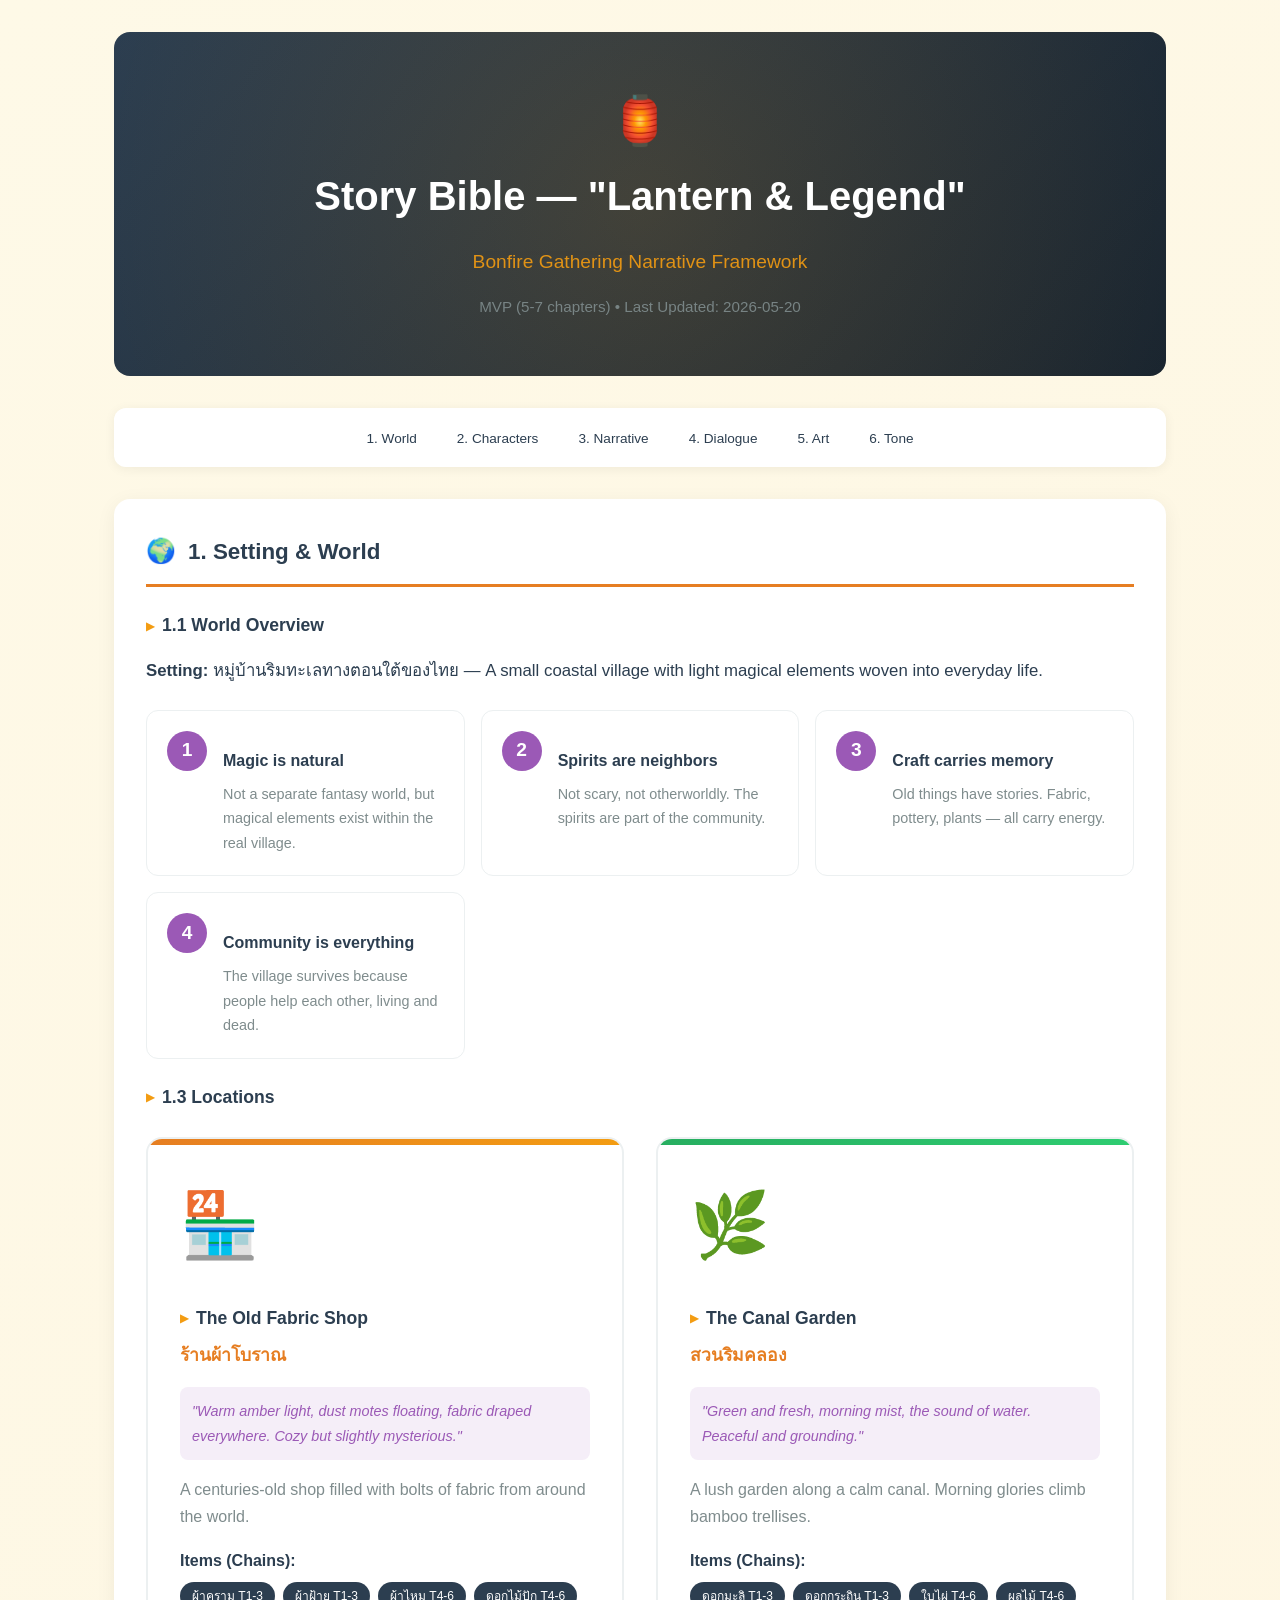
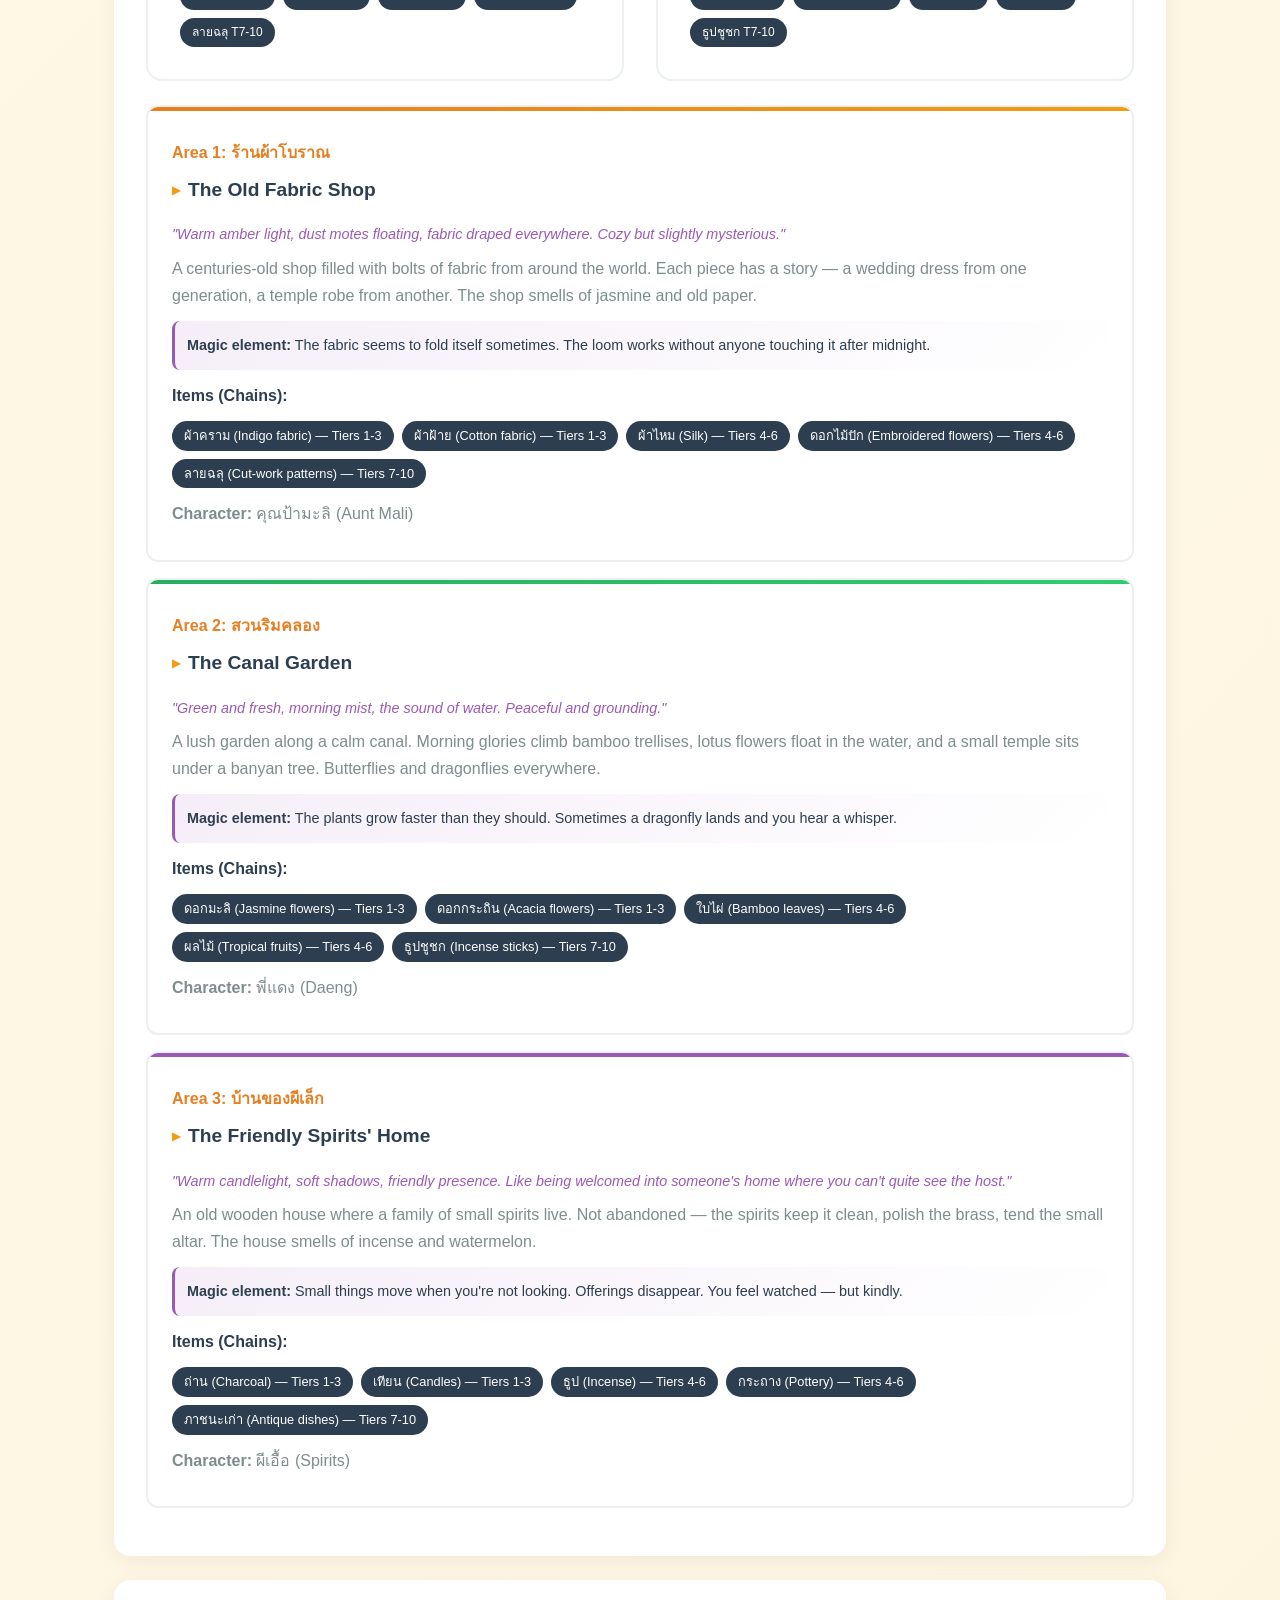
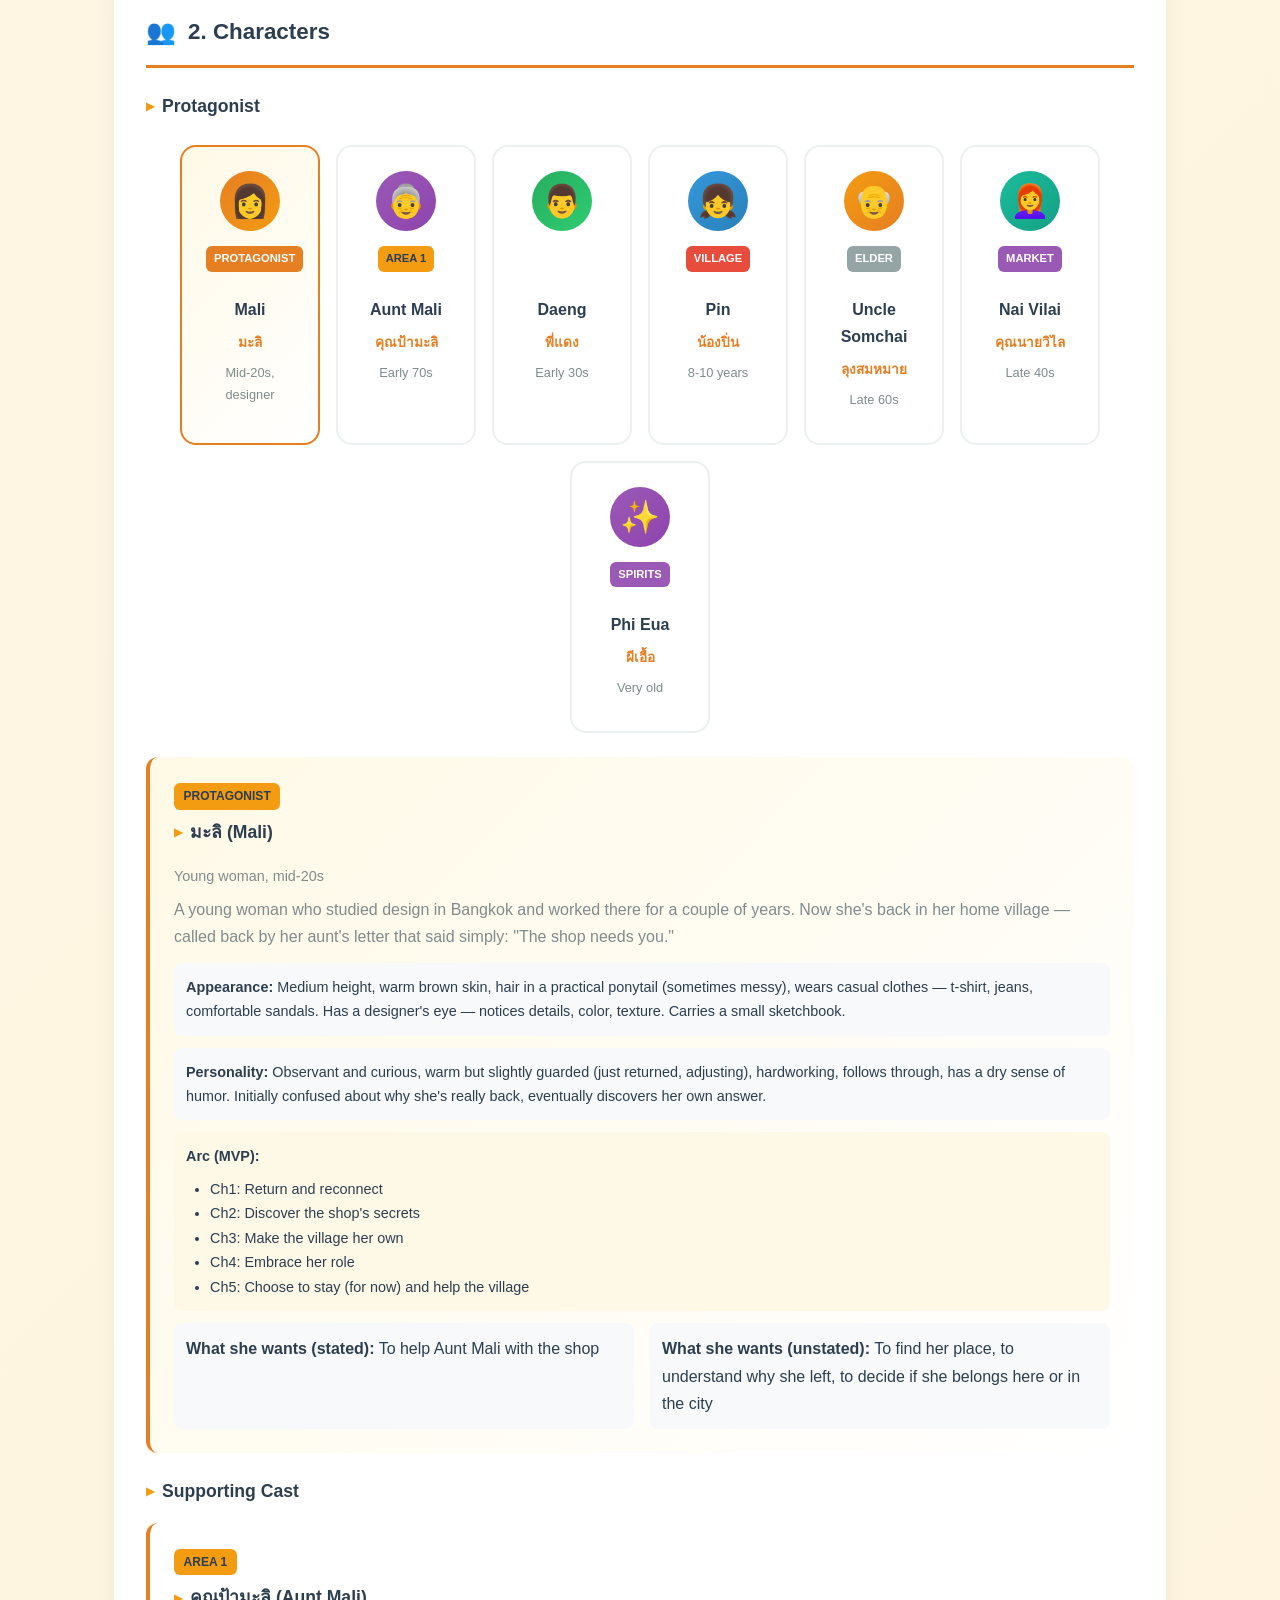
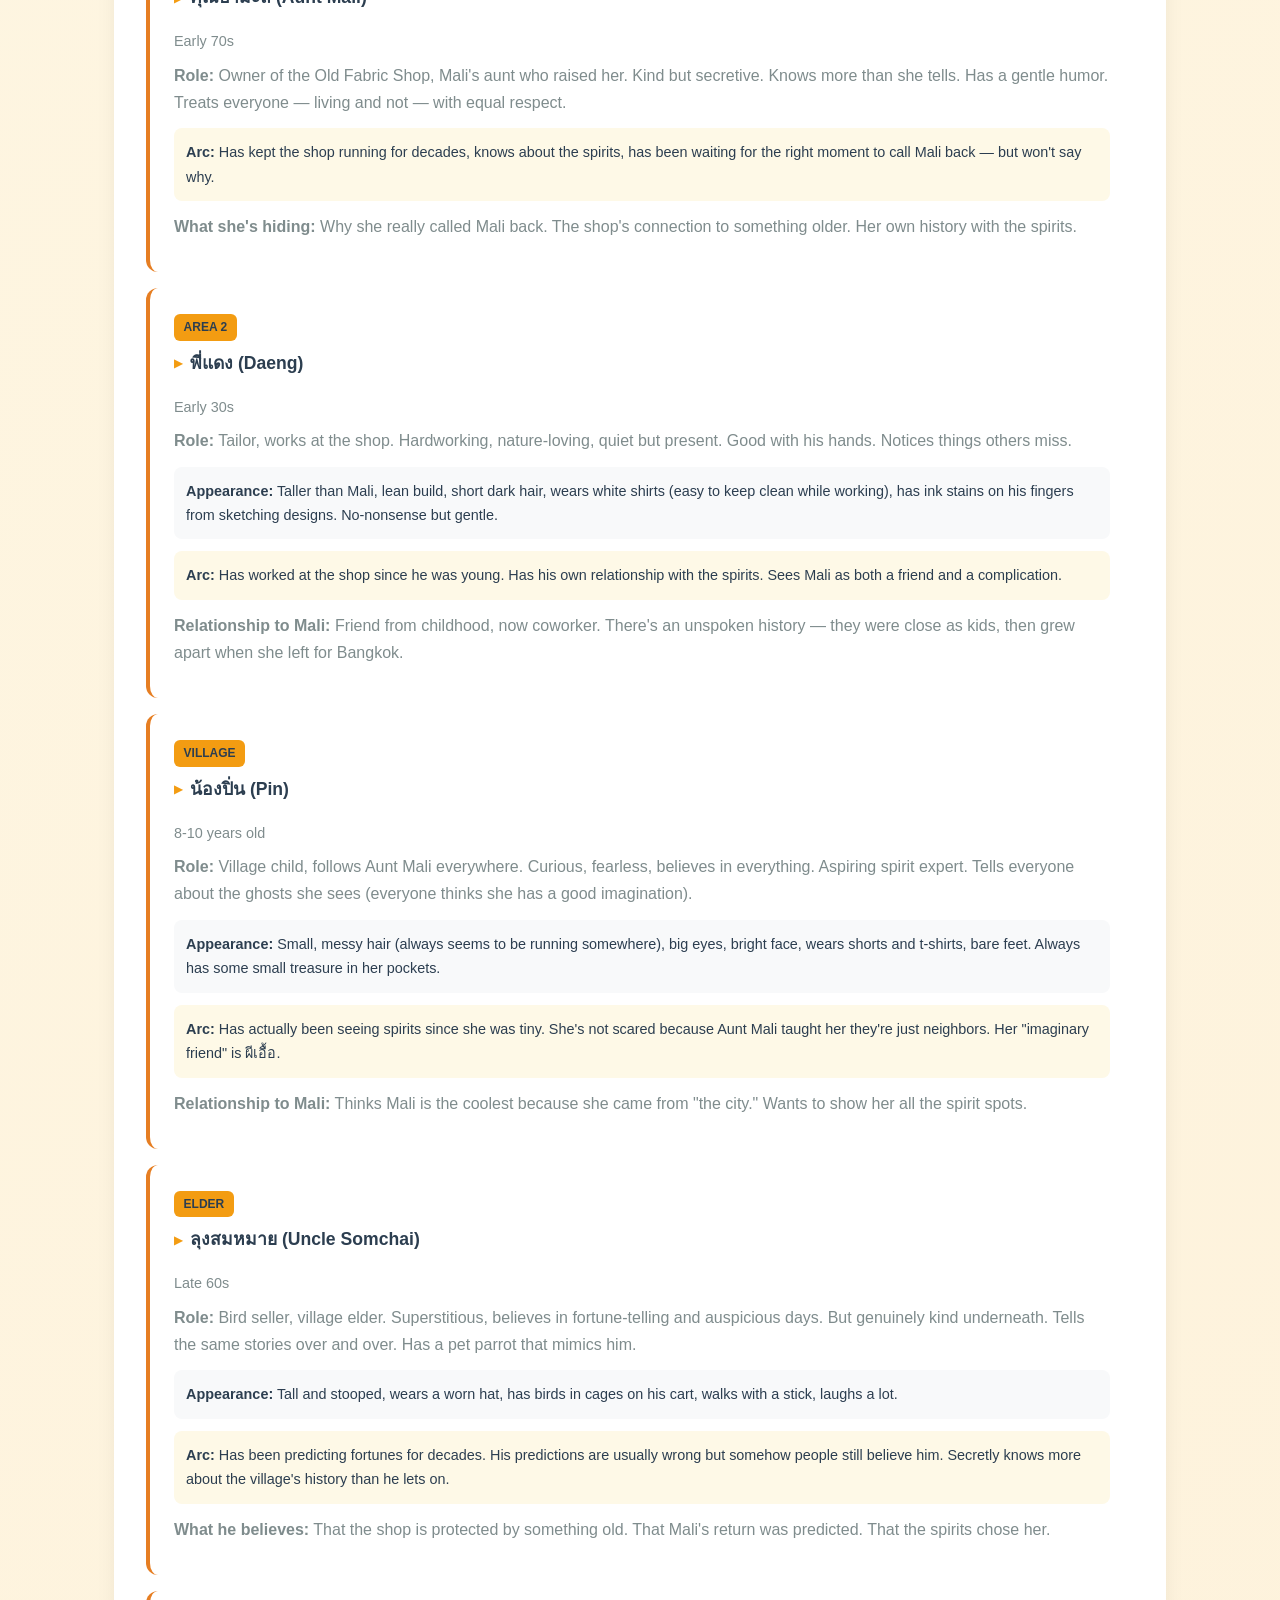
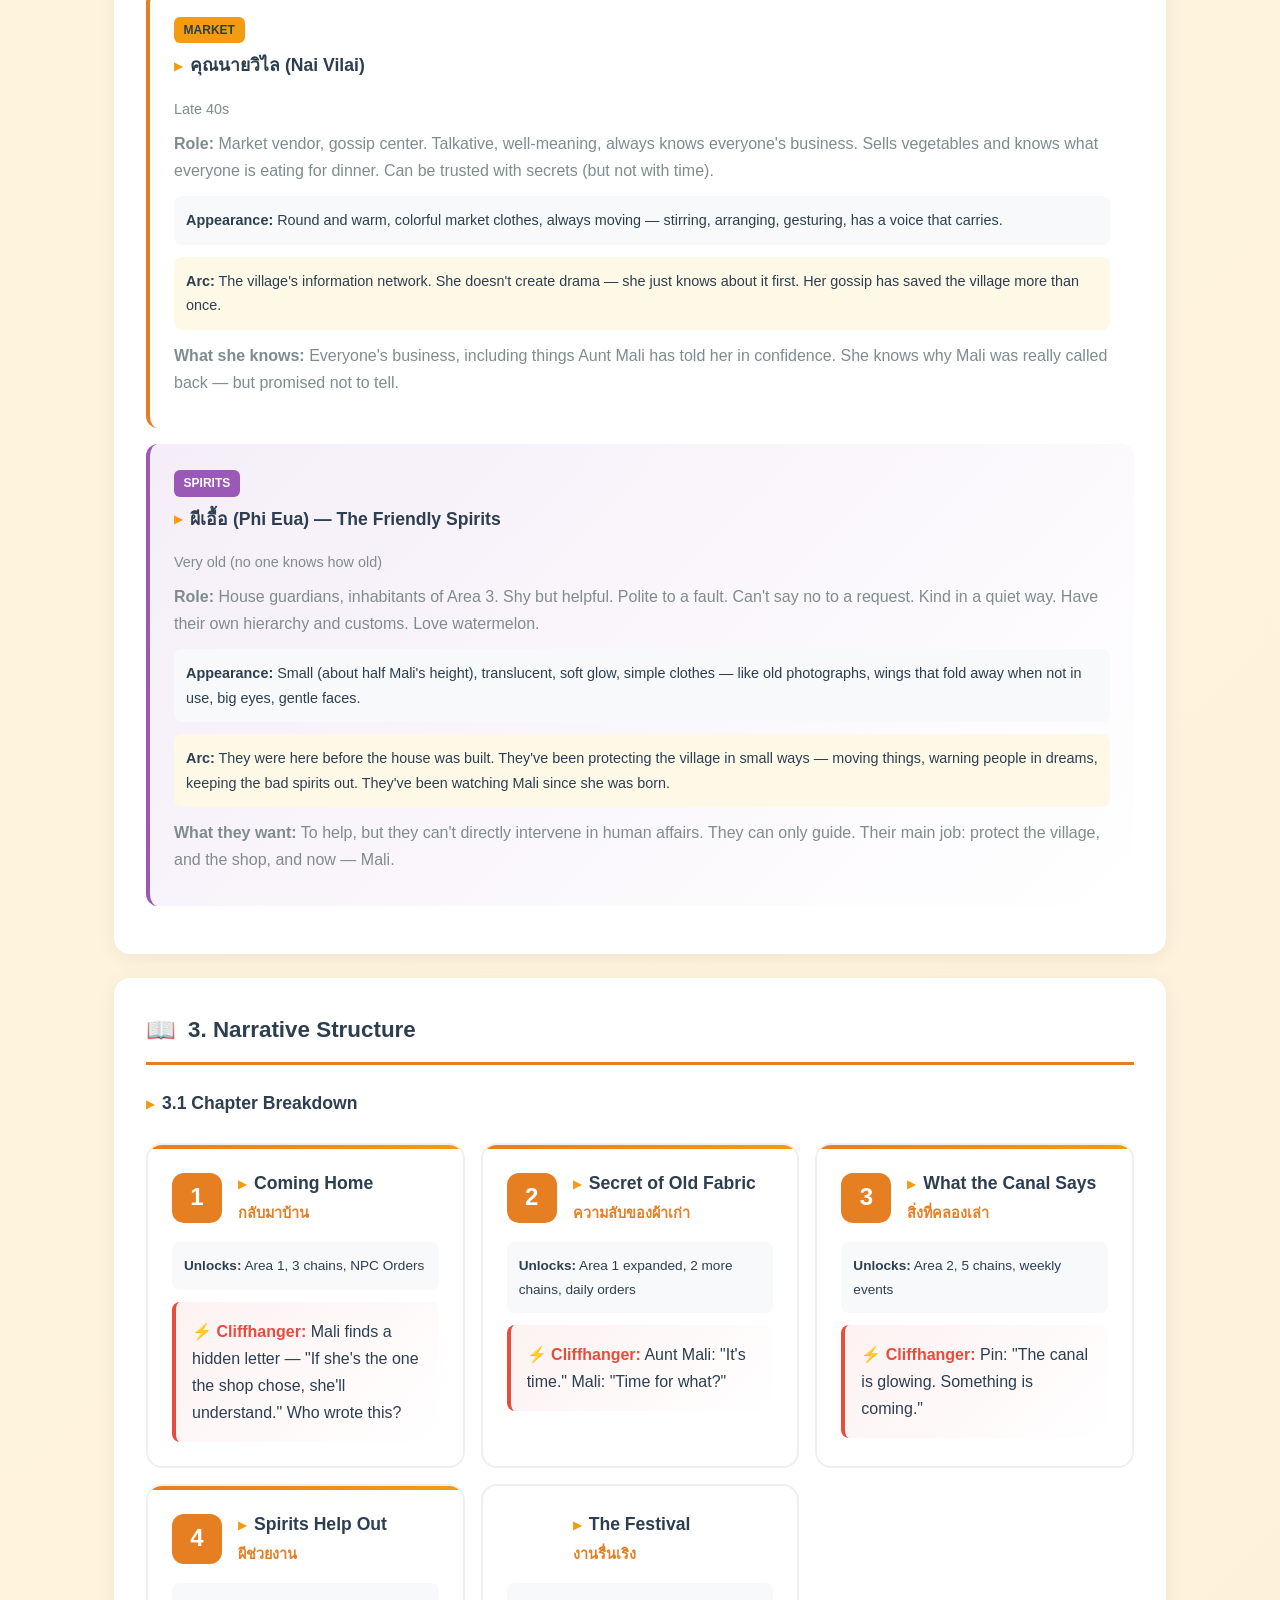
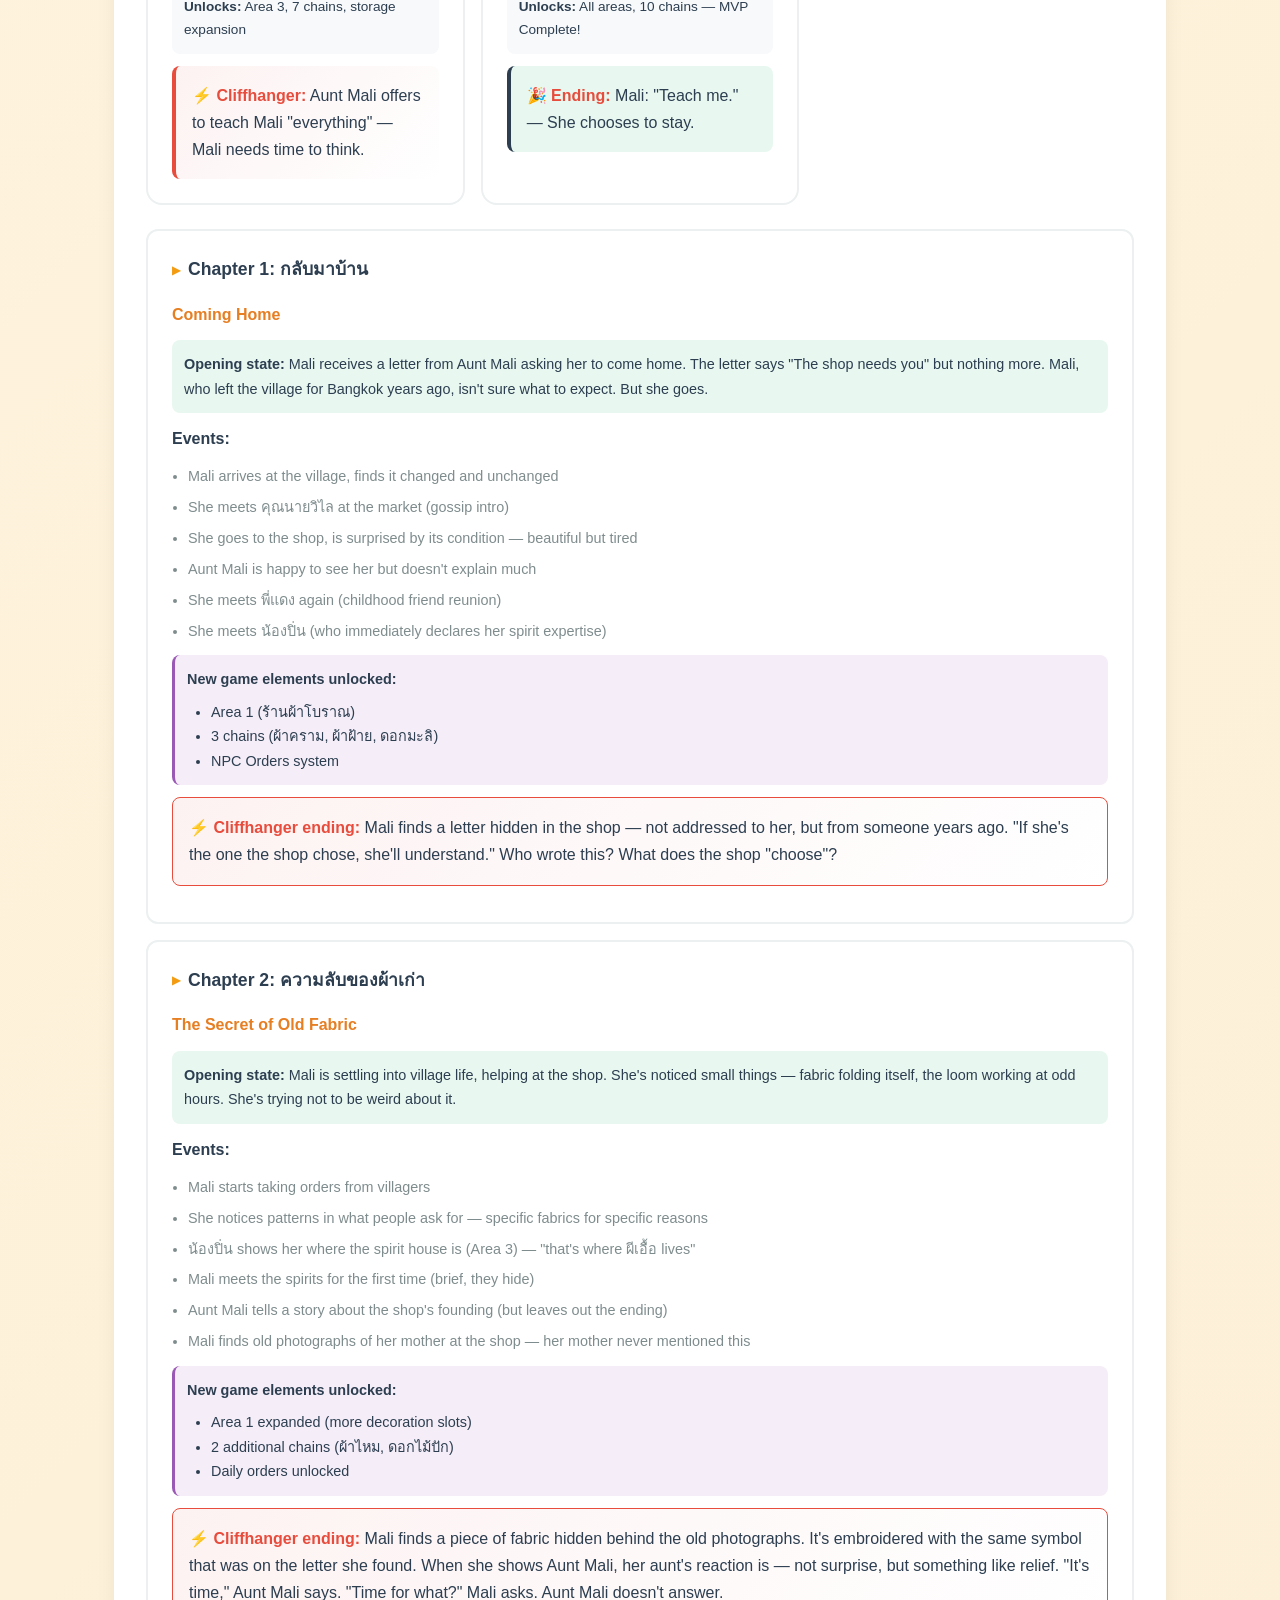
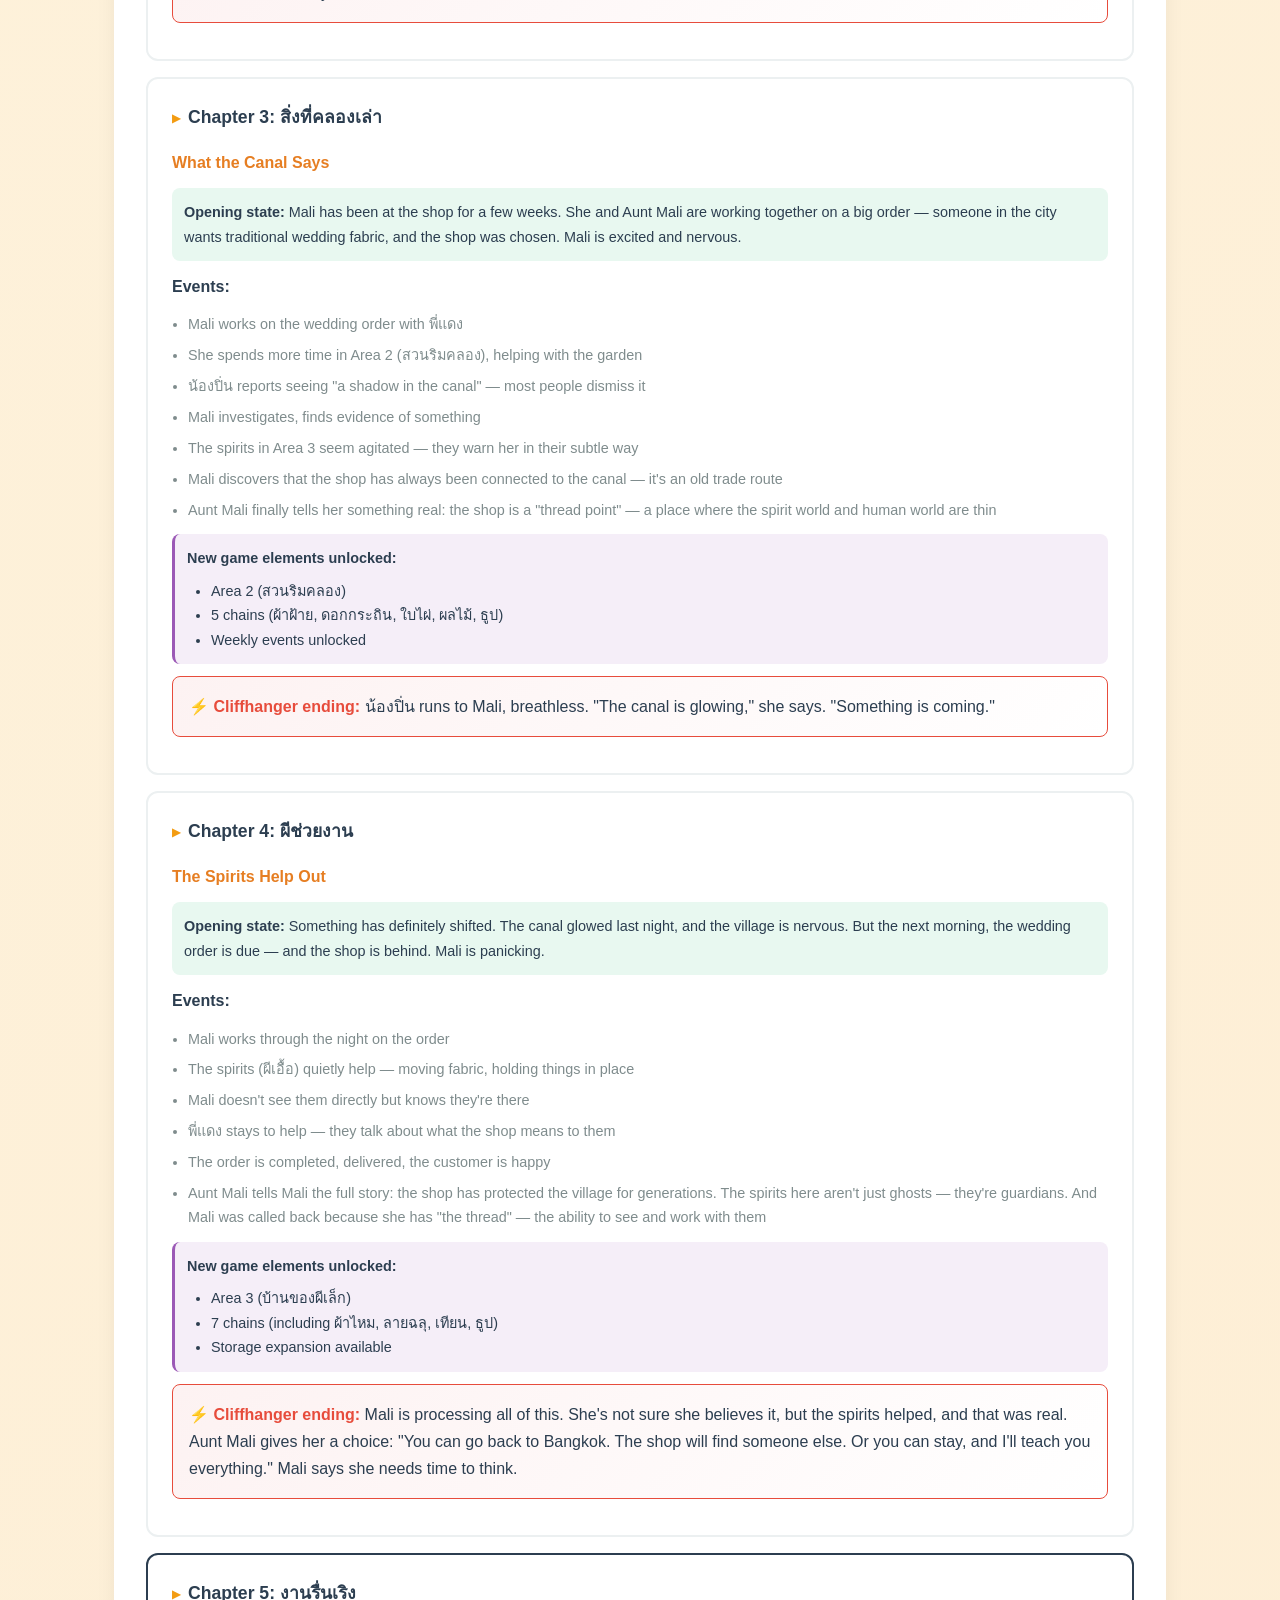
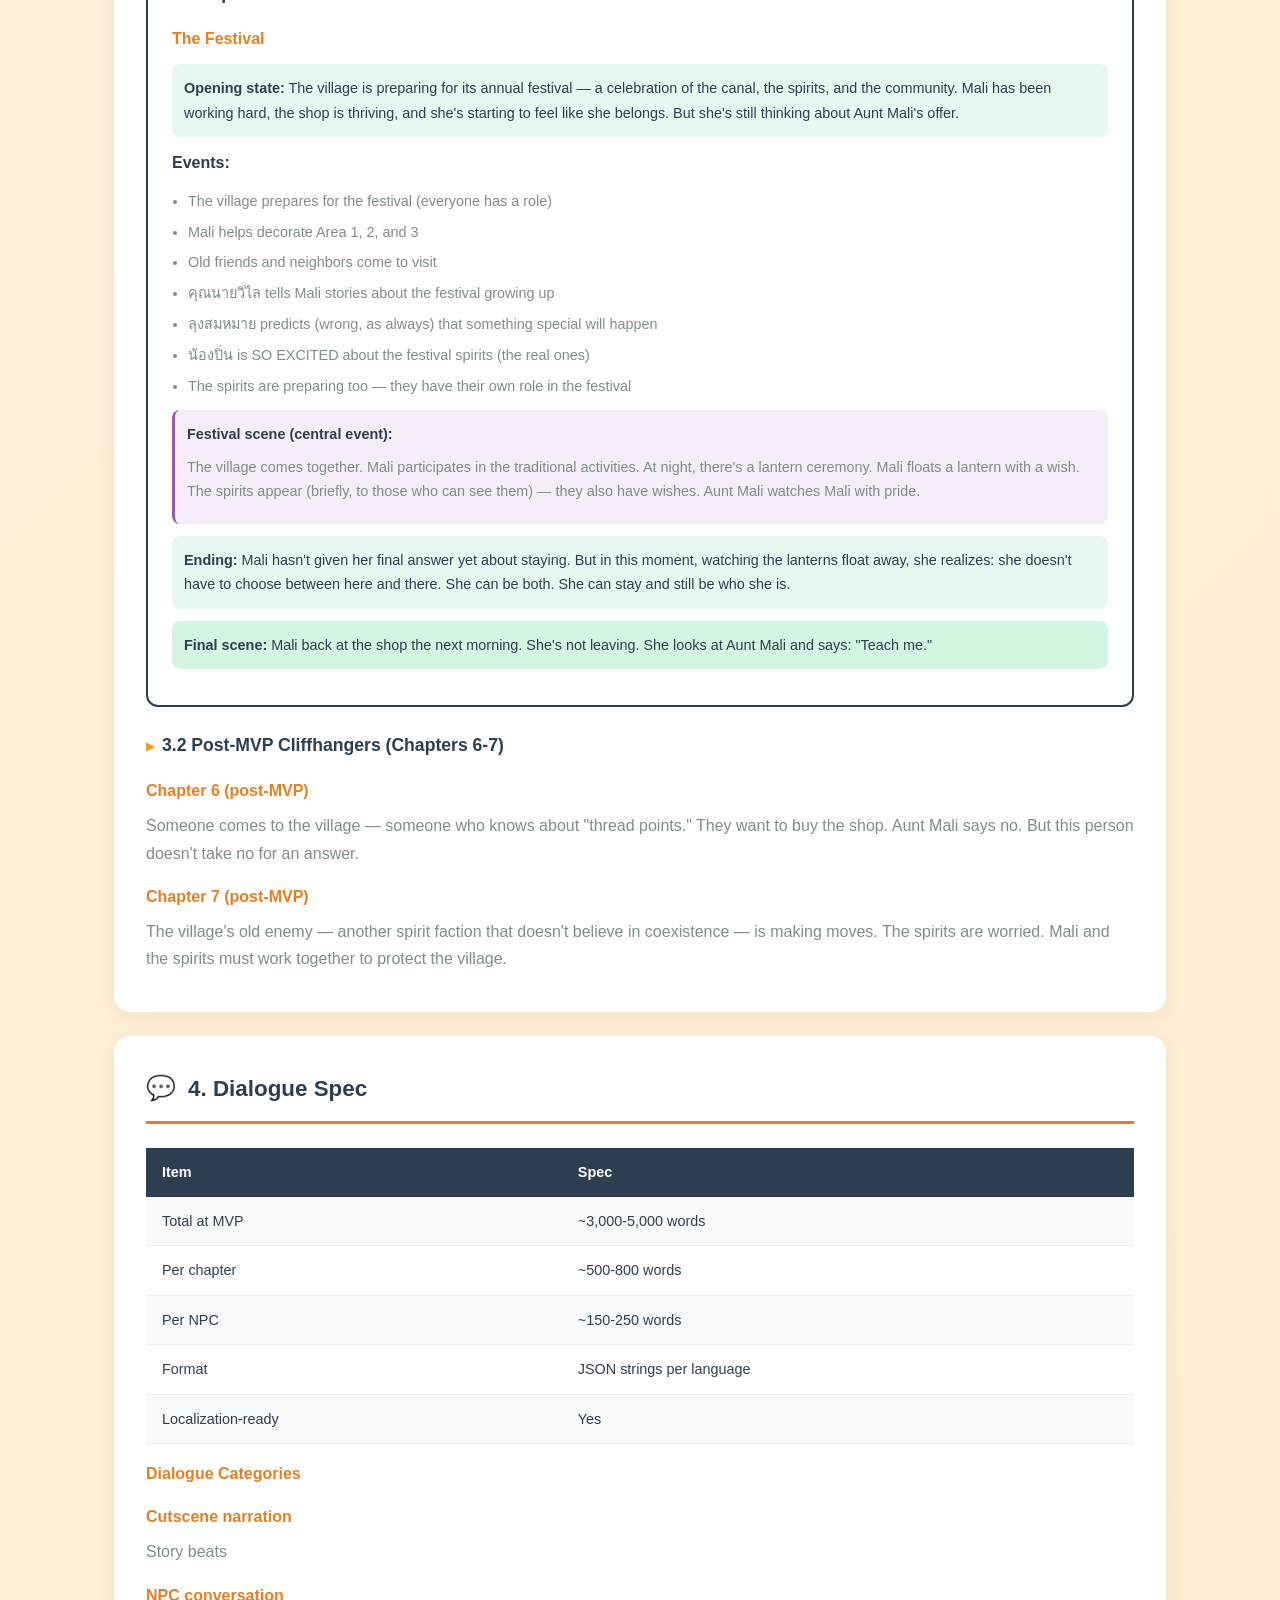
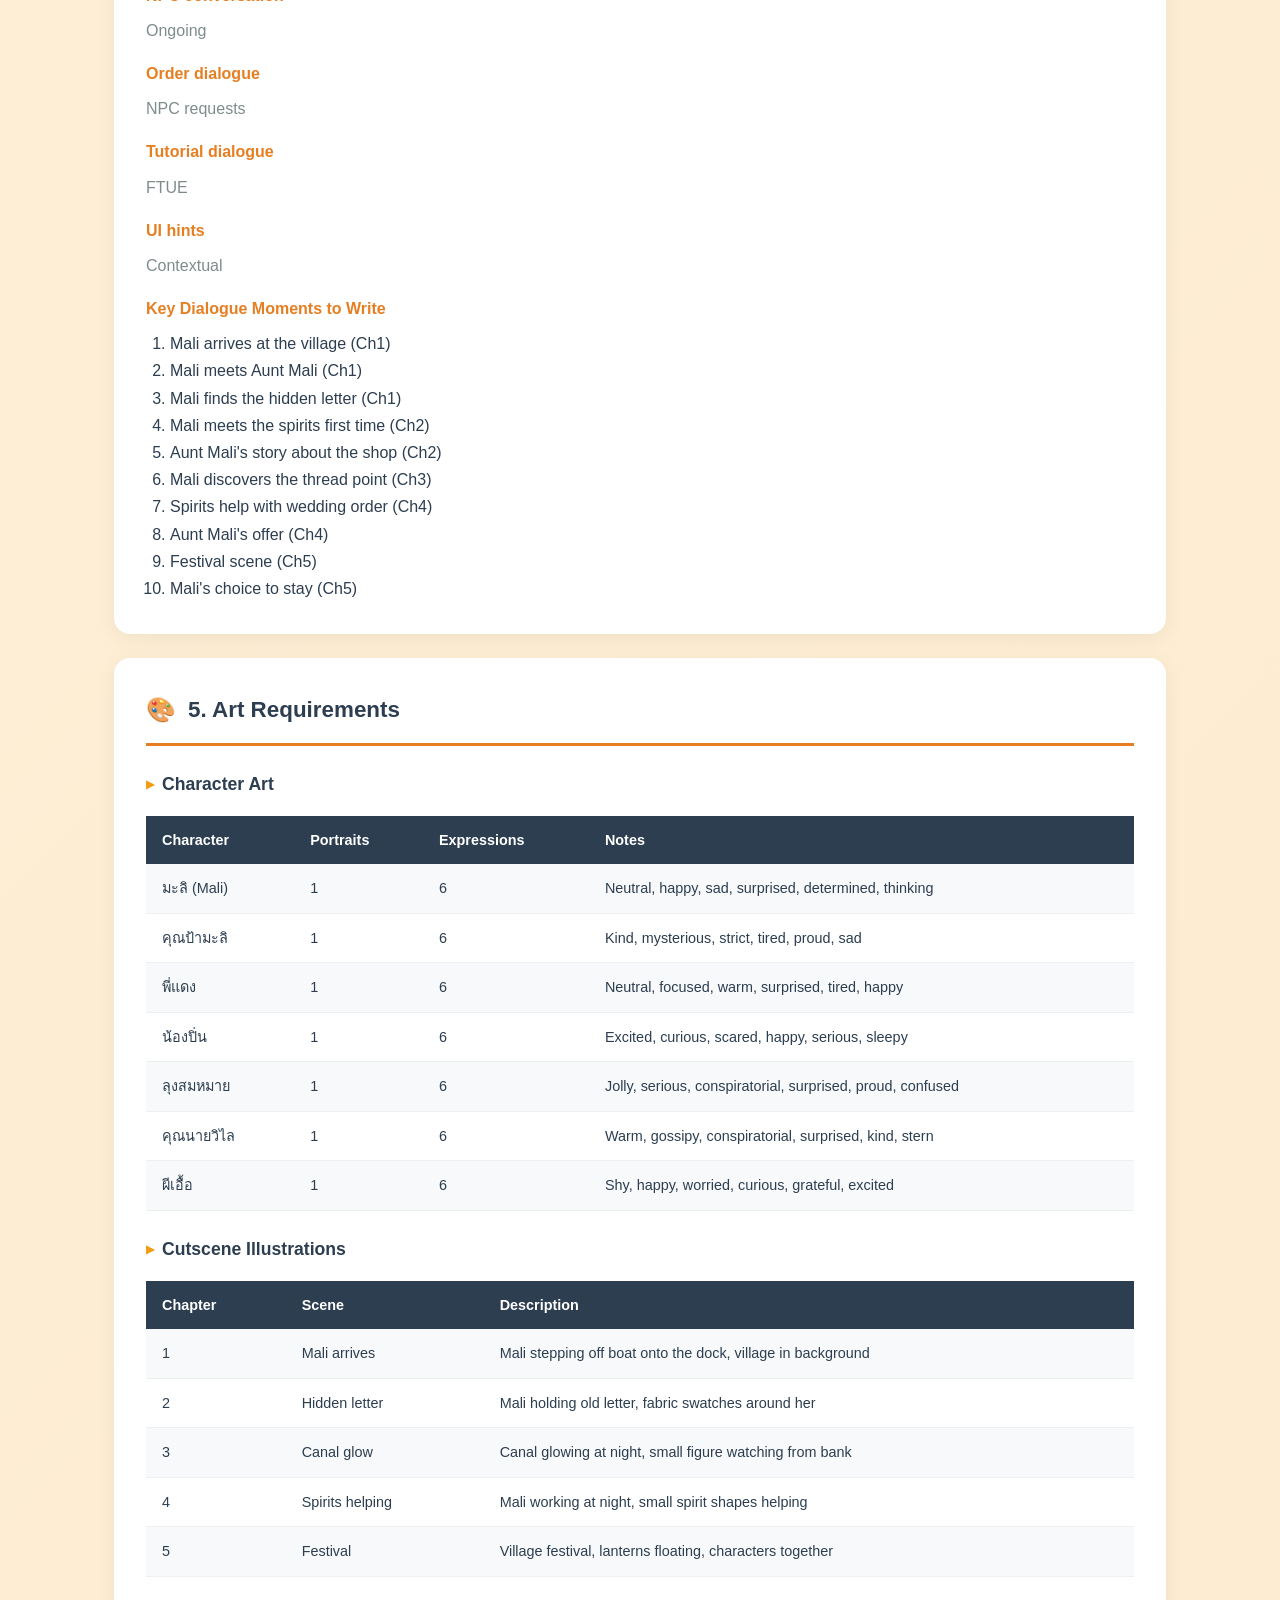
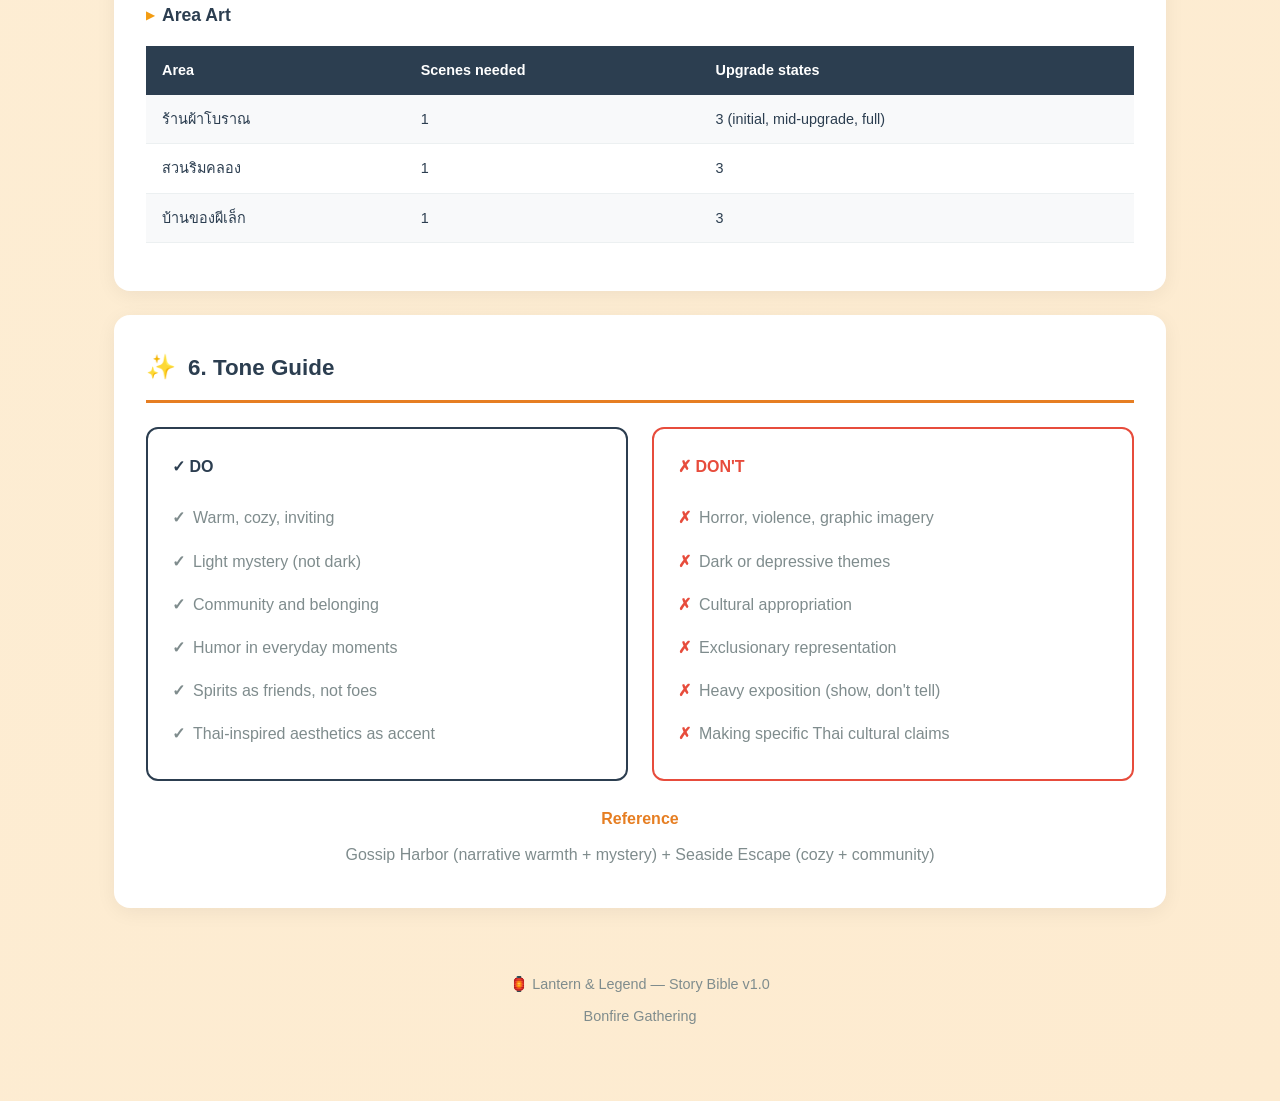
<file: docs/STORY_BIBLE.html>
<!DOCTYPE html>
<html lang="en">
<head>
<meta charset="UTF-8">
<meta name="viewport" content="width=device-width, initial-scale=1.0">
<title>Story Bible — Lantern & Legend</title>
<style>
  :root {
    --primary: #e67e22;
    --primary-dark: #d35400;
    --secondary: #2c3e50;
    --accent: #f39c12;
    --bg-light: #fef9e7;
    --bg-card: #ffffff;
    --text: #2c3e50;
    --text-light: #7f8c8d;
    --border: #ecf0f1;
    --magic: #9b59b6;
    --spirit: #1abc9c;
  }

  * { box-sizing: border-box; margin: 0; padding: 0; }

  body {
    font-family: -apple-system, BlinkMacSystemFont, 'Segoe UI', Roboto, sans-serif;
    background: linear-gradient(135deg, var(--bg-light) 0%, #fdebd0 100%);
    color: var(--text);
    line-height: 1.7;
    min-height: 100vh;
  }

  .container {
    max-width: 1100px;
    margin: 0 auto;
    padding: 2rem 1.5rem;
  }

  header {
    text-align: center;
    padding: 3rem 1rem;
    background: linear-gradient(135deg, var(--secondary) 0%, #1a252f 100%);
    color: white;
    border-radius: 16px;
    margin-bottom: 2rem;
    position: relative;
    overflow: hidden;
  }

  header::before {
    content: '';
    position: absolute;
    top: -50%;
    left: -50%;
    width: 200%;
    height: 200%;
    background: radial-gradient(circle, rgba(243,156,18,0.15) 0%, transparent 50%);
    animation: glow 8s ease-in-out infinite;
  }

  @keyframes glow {
    0%, 100% { transform: scale(1); opacity: 0.5; }
    50% { transform: scale(1.1); opacity: 0.8; }
  }

  header h1 {
    font-size: 2.5rem;
    font-weight: 700;
    margin-bottom: 0.5rem;
    position: relative;
  }

  header .subtitle {
    color: var(--accent);
    font-size: 1.2rem;
  }

  header p {
    opacity: 0.9;
    margin-top: 1rem;
    font-size: 0.95rem;
  }

  .lantern-icon { font-size: 3rem; }

  nav {
    background: var(--bg-card);
    border-radius: 12px;
    padding: 1rem;
    margin-bottom: 2rem;
    box-shadow: 0 2px 12px rgba(0,0,0,0.06);
    position: sticky;
    top: 1rem;
    z-index: 100;
  }

  nav ul {
    display: flex;
    flex-wrap: wrap;
    gap: 0.5rem;
    list-style: none;
    justify-content: center;
  }

  nav a {
    text-decoration: none;
    color: var(--text);
    padding: 0.5rem 1rem;
    border-radius: 8px;
    font-size: 0.85rem;
    font-weight: 500;
    transition: all 0.2s;
  }

  nav a:hover { background: var(--primary); color: white; }

  section {
    background: var(--bg-card);
    border-radius: 16px;
    padding: 2rem;
    margin-bottom: 1.5rem;
    box-shadow: 0 4px 20px rgba(0,0,0,0.06);
  }

  section h2 {
    color: var(--secondary);
    font-size: 1.4rem;
    margin-bottom: 1.5rem;
    padding-bottom: 0.75rem;
    border-bottom: 3px solid var(--primary);
    display: flex;
    align-items: center;
    gap: 0.75rem;
  }

  section h2 .icon { font-size: 1.5rem; }

  h3 {
    color: var(--secondary);
    font-size: 1.1rem;
    margin: 1.5rem 0 1rem;
    display: flex;
    align-items: center;
    gap: 0.5rem;
  }

  h3::before { content: '▶'; color: var(--accent); font-size: 0.7rem; }

  h4 {
    color: var(--primary);
    font-size: 1rem;
    margin: 1rem 0 0.5rem;
  }

  p { margin: 0.5rem 0; color: var(--text-light); }

  .world-rules {
    background: linear-gradient(135deg, #f8f9fa 0%, #e8e8e8 100%);
    border-radius: 12px;
    padding: 1.5rem;
    margin: 1rem 0;
  }

  .world-rule {
    display: flex;
    gap: 1rem;
    padding: 0.75rem 0;
    border-bottom: 1px dashed var(--border);
  }

  .world-rule:last-child { border-bottom: none; }

  .world-rule .num {
    background: var(--magic);
    color: white;
    width: 28px;
    height: 28px;
    border-radius: 50%;
    display: flex;
    align-items: center;
    justify-content: center;
    font-weight: bold;
    flex-shrink: 0;
  }

  .world-rule strong { color: var(--secondary); }
  .world-rule p { margin: 0; }

  .area-card {
    background: white;
    border-radius: 12px;
    padding: 1.5rem;
    margin: 1rem 0;
    border: 2px solid var(--border);
    position: relative;
    overflow: hidden;
  }

  .area-card::before {
    content: '';
    position: absolute;
    top: 0;
    left: 0;
    width: 100%;
    height: 4px;
    background: linear-gradient(90deg, var(--primary), var(--accent));
  }

  .area-card.area-1::before { background: linear-gradient(90deg, #e67e22, #f39c12); }
  .area-card.area-2::before { background: linear-gradient(90deg, #27ae60, #2ecc71); }
  .area-card.area-3::before { background: linear-gradient(90deg, var(--magic), #9b59b6); }

  .area-card h3 {
    margin-top: 0;
    color: var(--secondary);
    font-size: 1.2rem;
  }

  .area-card .thai-title {
    color: var(--primary);
    font-weight: 600;
    font-size: 1rem;
    margin-bottom: 0.5rem;
  }

  .area-card .vibe {
    color: var(--magic);
    font-style: italic;
    font-size: 0.9rem;
  }

  .area-card .magic {
    background: linear-gradient(135deg, #f5eef8 0%, #fff 100%);
    padding: 0.75rem;
    border-radius: 8px;
    border-left: 3px solid var(--magic);
    margin: 0.75rem 0;
    font-size: 0.9rem;
  }

  .chain-list {
    display: flex;
    flex-wrap: wrap;
    gap: 0.5rem;
    margin: 0.75rem 0;
  }

  .chain-tag {
    background: var(--secondary);
    color: white;
    padding: 0.25rem 0.75rem;
    border-radius: 15px;
    font-size: 0.8rem;
  }

  .character-card {
    background: white;
    border-radius: 12px;
    padding: 1.5rem;
    margin: 1rem 0;
    border-left: 4px solid var(--primary);
  }

  .character-card .role-badge {
    display: inline-block;
    background: var(--accent);
    color: var(--secondary);
    padding: 0.2rem 0.6rem;
    border-radius: 6px;
    font-size: 0.75rem;
    font-weight: 600;
    margin-bottom: 0.5rem;
  }

  .character-card h3 { margin-top: 0; }
  .character-card .age { color: var(--text-light); font-size: 0.9rem; margin-bottom: 0.5rem; }

  .character-card .appearance {
    background: #f8f9fa;
    padding: 0.75rem;
    border-radius: 8px;
    margin: 0.75rem 0;
    font-size: 0.9rem;
  }

  .character-card .arc {
    background: #fef9e7;
    padding: 0.75rem;
    border-radius: 8px;
    margin: 0.75rem 0;
    font-size: 0.9rem;
  }

  .chapter-card {
    background: white;
    border-radius: 12px;
    padding: 1.5rem;
    margin: 1rem 0;
    border: 2px solid var(--border);
  }

  .chapter-card h3 {
    margin-top: 0;
    color: var(--secondary);
  }

  .chapter-card .thai-ch {
    color: var(--primary);
    font-weight: 600;
  }

  .chapter-card .state {
    background: #e8f8f0;
    padding: 0.75rem;
    border-radius: 8px;
    margin: 0.75rem 0;
    font-size: 0.9rem;
    border-left: 3px solid var(--success);
  }

  .chapter-card .events {
    margin: 0.75rem 0;
    padding-left: 1rem;
  }

  .chapter-card .events li {
    margin: 0.4rem 0;
    color: var(--text-light);
    font-size: 0.9rem;
  }

  .chapter-card .unlock {
    background: #f5eef8;
    padding: 0.75rem;
    border-radius: 8px;
    margin: 0.75rem 0;
    font-size: 0.9rem;
    border-left: 3px solid var(--magic);
  }

  .chapter-card .cliffhanger {
    background: linear-gradient(135deg, #fdf2f2 0%, #fff 100%);
    padding: 1rem;
    border-radius: 8px;
    margin: 0.75rem 0;
    border: 1px solid #e74c3c;
  }

  .chapter-card .cliffhanger strong {
    color: #e74c3c;
  }

  .art-grid {
    display: grid;
    grid-template-columns: repeat(auto-fit, minmax(280px, 1fr));
    gap: 1rem;
    margin: 1rem 0;
  }

  .art-card {
    background: white;
    border-radius: 10px;
    padding: 1rem;
    border: 1px solid var(--border);
  }

  .art-card h4 { color: var(--secondary); font-size: 0.95rem; }
  .art-card p { font-size: 0.85rem; color: var(--text-light); }

  table {
    width: 100%;
    border-collapse: collapse;
    margin: 1rem 0;
    font-size: 0.9rem;
  }

  th {
    background: var(--secondary);
    color: white;
    padding: 0.75rem 1rem;
    text-align: left;
    font-weight: 600;
  }

  td {
    padding: 0.75rem 1rem;
    border-bottom: 1px solid var(--border);
  }

  tr:nth-child(even) { background: #f8f9fa; }

  .tone-grid {
    display: grid;
    grid-template-columns: 1fr 1fr;
    gap: 1.5rem;
    margin: 1rem 0;
  }

  .tone-box {
    background: white;
    border-radius: 12px;
    padding: 1.25rem;
    border: 2px solid var(--border);
  }

  .tone-box h4 {
    margin-top: 0;
    margin-bottom: 0.75rem;
    font-size: 1rem;
  }

  .tone-box ul {
    list-style: none;
    font-size: 0.9rem;
  }

  .tone-box li {
    padding: 0.3rem 0;
    color: var(--text-light);
  }

  .tone-box.do li::before { content: '✓ '; color: var(--success); font-weight: bold; }
  .tone-box.dont li::before { content: '✗ '; color: #e74c3c; font-weight: bold; }

  /* ===== CHARACTER AVATARS ===== */
  .char-showcase {
    display: flex;
    flex-wrap: wrap;
    gap: 1rem;
    margin: 1.5rem 0;
    justify-content: center;
  }

  .char-avatar-card {
    background: white;
    border-radius: 16px;
    padding: 1.5rem;
    text-align: center;
    width: 140px;
    border: 2px solid var(--border);
    transition: all 0.3s;
  }

  .char-avatar-card:hover {
    transform: translateY(-4px);
    box-shadow: 0 8px 20px rgba(0,0,0,0.1);
  }

  .char-avatar-card.protagonist {
    border-color: var(--primary);
    background: linear-gradient(135deg, #fff9e6, white);
  }

  .char-avatar-card .avatar {
    width: 60px;
    height: 60px;
    border-radius: 50%;
    margin: 0 auto 0.75rem;
    display: flex;
    align-items: center;
    justify-content: center;
    font-size: 2rem;
  }

  .char-avatar-card .role-badge {
    display: inline-block;
    padding: 0.2rem 0.5rem;
    border-radius: 6px;
    font-size: 0.7rem;
    font-weight: 600;
    margin-bottom: 0.5rem;
  }

  .char-avatar-card h4 {
    color: var(--secondary);
    font-size: 1rem;
  }

  .char-avatar-card .thai-name {
    color: var(--primary);
    font-weight: 600;
    font-size: 0.85rem;
  }

  /* ===== CHAPTER CARDS ===== */
  .chapter-visual {
    display: grid;
    grid-template-columns: repeat(auto-fit, minmax(300px, 1fr));
    gap: 1rem;
    margin: 1.5rem 0;
  }

  .chapter-card-visual {
    background: white;
    border-radius: 16px;
    padding: 1.5rem;
    border: 2px solid var(--border);
    position: relative;
    overflow: hidden;
  }

  .chapter-card-visual::before {
    content: '';
    position: absolute;
    top: 0;
    left: 0;
    width: 100%;
    height: 4px;
    background: linear-gradient(90deg, var(--primary), var(--accent));
  }

  .chapter-card-visual.ch5::before {
    background: linear-gradient(90deg, var(--success), #2ecc71);
  }

  .chapter-header {
    display: flex;
    align-items: center;
    gap: 1rem;
    margin-bottom: 1rem;
  }

  .chapter-num {
    width: 50px;
    height: 50px;
    border-radius: 12px;
    background: var(--primary);
    color: white;
    display: flex;
    align-items: center;
    justify-content: center;
    font-size: 1.5rem;
    font-weight: bold;
  }

  .chapter-card-visual.ch5 .chapter-num {
    background: var(--success);
  }

  .chapter-title h3 {
    color: var(--secondary);
    margin: 0;
    font-size: 1.1rem;
  }

  .chapter-title .thai {
    color: var(--primary);
    font-weight: 600;
    font-size: 0.9rem;
  }

  .chapter-unlock {
    background: #f8f9fa;
    padding: 0.75rem;
    border-radius: 8px;
    margin: 0.75rem 0;
    font-size: 0.85rem;
  }

  .chapter-unlock strong {
    color: var(--secondary);
  }

  .chapter-cliff {
    background: linear-gradient(135deg, #fdf2f2, white);
    padding: 1rem;
    border-radius: 8px;
    border-left: 4px solid #e74c3c;
  }

  .chapter-cliff strong {
    color: #e74c3c;
  }

  /* ===== AREA HERO CARDS ===== */
  .area-hero {
    display: grid;
    grid-template-columns: 1fr 1fr;
    gap: 2rem;
    margin: 1.5rem 0;
  }

  .area-hero-card {
    background: white;
    border-radius: 16px;
    padding: 2rem;
    position: relative;
    overflow: hidden;
    border: 2px solid var(--border);
  }

  .area-hero-card::before {
    content: '';
    position: absolute;
    top: 0;
    left: 0;
    width: 100%;
    height: 6px;
  }

  .area-hero-card.area-1::before { background: linear-gradient(90deg, #e67e22, #f39c12); }
  .area-hero-card.area-2::before { background: linear-gradient(90deg, #27ae60, #2ecc71); }
  .area-hero-card.area-3::before { background: linear-gradient(90deg, #9b59b6, #8e44ad); }

  .area-hero-icon {
    font-size: 4rem;
    margin-bottom: 1rem;
  }

  .area-hero-card h3 {
    color: var(--secondary);
    margin-bottom: 0.25rem;
  }

  .area-hero-card .thai-title {
    color: var(--primary);
    font-weight: 600;
    font-size: 1.1rem;
    margin-bottom: 1rem;
  }

  .area-hero-card .vibe {
    font-style: italic;
    color: var(--magic);
    font-size: 0.9rem;
    margin-bottom: 1rem;
    padding: 0.75rem;
    background: #f5eef8;
    border-radius: 8px;
  }

  .area-hero-card .chains-label {
    font-weight: 600;
    color: var(--secondary);
    margin-top: 1rem;
    margin-bottom: 0.5rem;
  }

  .chain-tags {
    display: flex;
    flex-wrap: wrap;
    gap: 0.5rem;
  }

  .chain-tag-visual {
    background: var(--secondary);
    color: white;
    padding: 0.25rem 0.75rem;
    border-radius: 15px;
    font-size: 0.75rem;
  }

  /* ===== TONE MATRIX ===== */
  .tone-matrix {
    display: grid;
    grid-template-columns: 1fr 1fr;
    gap: 1.5rem;
    margin: 1.5rem 0;
  }

  .tone-panel {
    background: white;
    border-radius: 12px;
    padding: 1.5rem;
    border: 2px solid;
  }

  .tone-panel.do { border-color: var(--success); }
  .tone-panel.dont { border-color: #e74c3c; }

  .tone-panel h4 {
    margin-top: 0;
    margin-bottom: 1rem;
    display: flex;
    align-items: center;
    gap: 0.5rem;
  }

  .tone-panel.do h4 { color: var(--success); }
  .tone-panel.dont h4 { color: #e74c3c; }

  .tone-panel ul {
    list-style: none;
  }

  .tone-panel li {
    padding: 0.5rem 0;
    color: var(--text-light);
    display: flex;
    align-items: center;
    gap: 0.5rem;
  }

  .tone-panel.do li::before { content: '✓'; color: var(--success); font-weight: bold; }
  .tone-panel.dont li::before { content: '✗'; color: #e74c3c; font-weight: bold; }

  /* ===== WORLD RULE CARDS ===== */
  .world-rules-grid {
    display: grid;
    grid-template-columns: repeat(auto-fit, minmax(250px, 1fr));
    gap: 1rem;
    margin: 1.5rem 0;
  }

  .world-rule-card {
    background: white;
    border-radius: 12px;
    padding: 1.25rem;
    display: flex;
    gap: 1rem;
    border: 1px solid var(--border);
  }

  .world-rule-card .num-badge {
    width: 40px;
    height: 40px;
    border-radius: 50%;
    background: var(--magic);
    color: white;
    display: flex;
    align-items: center;
    justify-content: center;
    font-weight: bold;
    font-size: 1.2rem;
    flex-shrink: 0;
  }

  .world-rule-card h4 {
    color: var(--secondary);
    margin-bottom: 0.5rem;
  }

  .world-rule-card p {
    color: var(--text-light);
    font-size: 0.9rem;
    margin: 0;
  }

  @media (max-width: 768px) {
    header h1 { font-size: 1.8rem; }
    section { padding: 1.25rem; }
    .tone-grid { grid-template-columns: 1fr; }
  }
</style>
</head>
<body>
<div class="container">

<header>
  <div class="lantern-icon">🏮</div>
  <h1>Story Bible — "Lantern & Legend"</h1>
  <p class="subtitle">Bonfire Gathering Narrative Framework</p>
  <p>MVP (5-7 chapters) • Last Updated: 2026-05-20</p>
</header>

<nav>
  <ul>
    <li><a href="#world">1. World</a></li>
    <li><a href="#characters">2. Characters</a></li>
    <li><a href="#narrative">3. Narrative</a></li>
    <li><a href="#dialogue">4. Dialogue</a></li>
    <li><a href="#art">5. Art</a></li>
    <li><a href="#tone">6. Tone</a></li>
  </ul>
</nav>

<!-- SECTION 1: WORLD -->
<section id="world">
  <h2><span class="icon">🌍</span> 1. Setting & World</h2>

  <h3>1.1 World Overview</h3>
  <p style="font-size:1.05rem;color:var(--text);margin:1rem 0;">
    <strong>Setting:</strong> หมู่บ้านริมทะเลทางตอนใต้ของไทย — A small coastal village with light magical elements woven into everyday life.
  </p>

  <!-- WORLD RULES GRID -->
  <div class="world-rules-grid">
    <div class="world-rule-card">
      <span class="num-badge">1</span>
      <div>
        <h4>Magic is natural</h4>
        <p>Not a separate fantasy world, but magical elements exist within the real village.</p>
      </div>
    </div>
    <div class="world-rule-card">
      <span class="num-badge">2</span>
      <div>
        <h4>Spirits are neighbors</h4>
        <p>Not scary, not otherworldly. The spirits are part of the community.</p>
      </div>
    </div>
    <div class="world-rule-card">
      <span class="num-badge">3</span>
      <div>
        <h4>Craft carries memory</h4>
        <p>Old things have stories. Fabric, pottery, plants — all carry energy.</p>
      </div>
    </div>
    <div class="world-rule-card">
      <span class="num-badge">4</span>
      <div>
        <h4>Community is everything</h4>
        <p>The village survives because people help each other, living and dead.</p>
      </div>
    </div>
  </div>

  <h3>1.3 Locations</h3>

  <!-- AREA HERO CARDS -->
  <div class="area-hero">
    <div class="area-hero-card area-1">
      <div class="area-hero-icon">🏪</div>
      <h3>The Old Fabric Shop</h3>
      <p class="thai-title">ร้านผ้าโบราณ</p>
      <p class="vibe">"Warm amber light, dust motes floating, fabric draped everywhere. Cozy but slightly mysterious."</p>
      <p>A centuries-old shop filled with bolts of fabric from around the world.</p>
      <div class="chains-label">Items (Chains):</div>
      <div class="chain-tags">
        <span class="chain-tag-visual">ผ้าคราม T1-3</span>
        <span class="chain-tag-visual">ผ้าฝ้าย T1-3</span>
        <span class="chain-tag-visual">ผ้าไหม T4-6</span>
        <span class="chain-tag-visual">ดอกไม้ปัก T4-6</span>
        <span class="chain-tag-visual">ลายฉลุ T7-10</span>
      </div>
    </div>
    <div class="area-hero-card area-2">
      <div class="area-hero-icon">🌿</div>
      <h3>The Canal Garden</h3>
      <p class="thai-title">สวนริมคลอง</p>
      <p class="vibe">"Green and fresh, morning mist, the sound of water. Peaceful and grounding."</p>
      <p>A lush garden along a calm canal. Morning glories climb bamboo trellises.</p>
      <div class="chains-label">Items (Chains):</div>
      <div class="chain-tags">
        <span class="chain-tag-visual">ดอกมะลิ T1-3</span>
        <span class="chain-tag-visual">ดอกกระถิน T1-3</span>
        <span class="chain-tag-visual">ใบไผ่ T4-6</span>
        <span class="chain-tag-visual">ผลไม้ T4-6</span>
        <span class="chain-tag-visual">ธูปชูชก T7-10</span>
      </div>
    </div>
  </div>

  <div class="area-card area-1">
    <p class="thai-title">Area 1: ร้านผ้าโบราณ</p>
    <h3>The Old Fabric Shop</h3>
    <p class="vibe">"Warm amber light, dust motes floating, fabric draped everywhere. Cozy but slightly mysterious."</p>
    <p>A centuries-old shop filled with bolts of fabric from around the world. Each piece has a story — a wedding dress from one generation, a temple robe from another. The shop smells of jasmine and old paper.</p>
    <div class="magic">
      <strong>Magic element:</strong> The fabric seems to fold itself sometimes. The loom works without anyone touching it after midnight.
    </div>
    <div>
      <strong>Items (Chains):</strong>
      <div class="chain-list">
        <span class="chain-tag">ผ้าคราม (Indigo fabric) — Tiers 1-3</span>
        <span class="chain-tag">ผ้าฝ้าย (Cotton fabric) — Tiers 1-3</span>
        <span class="chain-tag">ผ้าไหม (Silk) — Tiers 4-6</span>
        <span class="chain-tag">ดอกไม้ปัก (Embroidered flowers) — Tiers 4-6</span>
        <span class="chain-tag">ลายฉลุ (Cut-work patterns) — Tiers 7-10</span>
      </div>
    </div>
    <p><strong>Character:</strong> คุณป้ามะลิ (Aunt Mali)</p>
  </div>

  <div class="area-card area-2">
    <p class="thai-title">Area 2: สวนริมคลอง</p>
    <h3>The Canal Garden</h3>
    <p class="vibe">"Green and fresh, morning mist, the sound of water. Peaceful and grounding."</p>
    <p>A lush garden along a calm canal. Morning glories climb bamboo trellises, lotus flowers float in the water, and a small temple sits under a banyan tree. Butterflies and dragonflies everywhere.</p>
    <div class="magic">
      <strong>Magic element:</strong> The plants grow faster than they should. Sometimes a dragonfly lands and you hear a whisper.
    </div>
    <div>
      <strong>Items (Chains):</strong>
      <div class="chain-list">
        <span class="chain-tag">ดอกมะลิ (Jasmine flowers) — Tiers 1-3</span>
        <span class="chain-tag">ดอกกระถิน (Acacia flowers) — Tiers 1-3</span>
        <span class="chain-tag">ใบไผ่ (Bamboo leaves) — Tiers 4-6</span>
        <span class="chain-tag">ผลไม้ (Tropical fruits) — Tiers 4-6</span>
        <span class="chain-tag">ธูปชูชก (Incense sticks) — Tiers 7-10</span>
      </div>
    </div>
    <p><strong>Character:</strong> พี่แดง (Daeng)</p>
  </div>

  <div class="area-card area-3">
    <p class="thai-title">Area 3: บ้านของผีเล็ก</p>
    <h3>The Friendly Spirits' Home</h3>
    <p class="vibe">"Warm candlelight, soft shadows, friendly presence. Like being welcomed into someone's home where you can't quite see the host."</p>
    <p>An old wooden house where a family of small spirits live. Not abandoned — the spirits keep it clean, polish the brass, tend the small altar. The house smells of incense and watermelon.</p>
    <div class="magic">
      <strong>Magic element:</strong> Small things move when you're not looking. Offerings disappear. You feel watched — but kindly.
    </div>
    <div>
      <strong>Items (Chains):</strong>
      <div class="chain-list">
        <span class="chain-tag">ถ่าน (Charcoal) — Tiers 1-3</span>
        <span class="chain-tag">เทียน (Candles) — Tiers 1-3</span>
        <span class="chain-tag">ธูป (Incense) — Tiers 4-6</span>
        <span class="chain-tag">กระถาง (Pottery) — Tiers 4-6</span>
        <span class="chain-tag">ภาชนะเก่า (Antique dishes) — Tiers 7-10</span>
      </div>
    </div>
    <p><strong>Character:</strong> ผีเอื้อ (Spirits)</p>
  </div>
</section>

<!-- SECTION 2: CHARACTERS -->
<section id="characters">
  <h2><span class="icon">👥</span> 2. Characters</h2>

  <h3>Protagonist</h3>

  <!-- CHARACTER SHOWCASE -->
  <div class="char-showcase">
    <div class="char-avatar-card protagonist">
      <div class="avatar" style="background:linear-gradient(135deg,#e67e22,#f39c12);">👩</div>
      <span class="role-badge" style="background:var(--primary);color:white;">PROTAGONIST</span>
      <h4>Mali</h4>
      <p class="thai-name">มะลิ</p>
      <p style="font-size:0.8rem;color:var(--text-light);margin-top:0.5rem;">Mid-20s, designer</p>
    </div>
    <div class="char-avatar-card">
      <div class="avatar" style="background:linear-gradient(135deg,#9b59b6,#8e44ad);">👵</div>
      <span class="role-badge" style="background:var(--accent);color:var(--secondary);">AREA 1</span>
      <h4>Aunt Mali</h4>
      <p class="thai-name">คุณป้ามะลิ</p>
      <p style="font-size:0.8rem;color:var(--text-light);margin-top:0.5rem;">Early 70s</p>
    </div>
    <div class="char-avatar-card">
      <div class="avatar" style="background:linear-gradient(135deg,#27ae60,#2ecc71);">👨</div>
      <span class="role-badge" style="background:var(--info);color:white;">AREA 2</span>
      <h4>Daeng</h4>
      <p class="thai-name">พี่แดง</p>
      <p style="font-size:0.8rem;color:var(--text-light);margin-top:0.5rem;">Early 30s</p>
    </div>
    <div class="char-avatar-card">
      <div class="avatar" style="background:linear-gradient(135deg,#3498db,#2980b9);">👧</div>
      <span class="role-badge" style="background:#e74c3c;color:white;">VILLAGE</span>
      <h4>Pin</h4>
      <p class="thai-name">น้องปิ่น</p>
      <p style="font-size:0.8rem;color:var(--text-light);margin-top:0.5rem;">8-10 years</p>
    </div>
    <div class="char-avatar-card">
      <div class="avatar" style="background:linear-gradient(135deg,#f39c12,#e67e22);">👴</div>
      <span class="role-badge" style="background:#95a5a6;color:white;">ELDER</span>
      <h4>Uncle Somchai</h4>
      <p class="thai-name">ลุงสมหมาย</p>
      <p style="font-size:0.8rem;color:var(--text-light);margin-top:0.5rem;">Late 60s</p>
    </div>
    <div class="char-avatar-card">
      <div class="avatar" style="background:linear-gradient(135deg,#1abc9c,#16a085);">👩‍🦰</div>
      <span class="role-badge" style="background:var(--magic);color:white;">MARKET</span>
      <h4>Nai Vilai</h4>
      <p class="thai-name">คุณนายวิไล</p>
      <p style="font-size:0.8rem;color:var(--text-light);margin-top:0.5rem;">Late 40s</p>
    </div>
    <div class="char-avatar-card">
      <div class="avatar" style="background:linear-gradient(135deg,#9b59b6,#8e44ad);">✨</div>
      <span class="role-badge" style="background:var(--magic);color:white;">SPIRITS</span>
      <h4>Phi Eua</h4>
      <p class="thai-name">ผีเอื้อ</p>
      <p style="font-size:0.8rem;color:var(--text-light);margin-top:0.5rem;">Very old</p>
    </div>
  </div>

  <div class="character-card" style="border-color:var(--primary);background:linear-gradient(135deg,#fff9e6,white);">
    <span class="role-badge">PROTAGONIST</span>
    <h3>มะลิ (Mali)</h3>
    <p class="age">Young woman, mid-20s</p>
    <p>A young woman who studied design in Bangkok and worked there for a couple of years. Now she's back in her home village — called back by her aunt's letter that said simply: "The shop needs you."</p>

    <div class="appearance">
      <strong>Appearance:</strong> Medium height, warm brown skin, hair in a practical ponytail (sometimes messy), wears casual clothes — t-shirt, jeans, comfortable sandals. Has a designer's eye — notices details, color, texture. Carries a small sketchbook.
    </div>

    <div class="appearance">
      <strong>Personality:</strong> Observant and curious, warm but slightly guarded (just returned, adjusting), hardworking, follows through, has a dry sense of humor. Initially confused about why she's really back, eventually discovers her own answer.
    </div>

    <div class="arc">
      <strong>Arc (MVP):</strong>
      <ul style="margin:0.5rem 0 0 1.5rem;">
        <li>Ch1: Return and reconnect</li>
        <li>Ch2: Discover the shop's secrets</li>
        <li>Ch3: Make the village her own</li>
        <li>Ch4: Embrace her role</li>
        <li>Ch5: Choose to stay (for now) and help the village</li>
      </ul>
    </div>

    <div style="display:grid;grid-template-columns:1fr 1fr;gap:1rem;margin-top:0.75rem;">
      <div style="background:#f8f9fa;padding:0.75rem;border-radius:8px;">
        <strong>What she wants (stated):</strong> To help Aunt Mali with the shop
      </div>
      <div style="background:#f8f9fa;padding:0.75rem;border-radius:8px;">
        <strong>What she wants (unstated):</strong> To find her place, to understand why she left, to decide if she belongs here or in the city
      </div>
    </div>
  </div>

  <h3>Supporting Cast</h3>

  <div class="character-card">
    <span class="role-badge">AREA 1</span>
    <h3>คุณป้ามะลิ (Aunt Mali)</h3>
    <p class="age">Early 70s</p>
    <p><strong>Role:</strong> Owner of the Old Fabric Shop, Mali's aunt who raised her. Kind but secretive. Knows more than she tells. Has a gentle humor. Treats everyone — living and not — with equal respect.</p>
    <div class="arc">
      <strong>Arc:</strong> Has kept the shop running for decades, knows about the spirits, has been waiting for the right moment to call Mali back — but won't say why.
    </div>
    <p><strong>What she's hiding:</strong> Why she really called Mali back. The shop's connection to something older. Her own history with the spirits.</p>
  </div>

  <div class="character-card">
    <span class="role-badge">AREA 2</span>
    <h3>พี่แดง (Daeng)</h3>
    <p class="age">Early 30s</p>
    <p><strong>Role:</strong> Tailor, works at the shop. Hardworking, nature-loving, quiet but present. Good with his hands. Notices things others miss.</p>
    <div class="appearance">
      <strong>Appearance:</strong> Taller than Mali, lean build, short dark hair, wears white shirts (easy to keep clean while working), has ink stains on his fingers from sketching designs. No-nonsense but gentle.
    </div>
    <div class="arc">
      <strong>Arc:</strong> Has worked at the shop since he was young. Has his own relationship with the spirits. Sees Mali as both a friend and a complication.
    </div>
    <p><strong>Relationship to Mali:</strong> Friend from childhood, now coworker. There's an unspoken history — they were close as kids, then grew apart when she left for Bangkok.</p>
  </div>

  <div class="character-card">
    <span class="role-badge">VILLAGE</span>
    <h3>น้องปิ่น (Pin)</h3>
    <p class="age">8-10 years old</p>
    <p><strong>Role:</strong> Village child, follows Aunt Mali everywhere. Curious, fearless, believes in everything. Aspiring spirit expert. Tells everyone about the ghosts she sees (everyone thinks she has a good imagination).</p>
    <div class="appearance">
      <strong>Appearance:</strong> Small, messy hair (always seems to be running somewhere), big eyes, bright face, wears shorts and t-shirts, bare feet. Always has some small treasure in her pockets.
    </div>
    <div class="arc">
      <strong>Arc:</strong> Has actually been seeing spirits since she was tiny. She's not scared because Aunt Mali taught her they're just neighbors. Her "imaginary friend" is ผีเอื้อ.
    </div>
    <p><strong>Relationship to Mali:</strong> Thinks Mali is the coolest because she came from "the city." Wants to show her all the spirit spots.</p>
  </div>

  <div class="character-card">
    <span class="role-badge">ELDER</span>
    <h3>ลุงสมหมาย (Uncle Somchai)</h3>
    <p class="age">Late 60s</p>
    <p><strong>Role:</strong> Bird seller, village elder. Superstitious, believes in fortune-telling and auspicious days. But genuinely kind underneath. Tells the same stories over and over. Has a pet parrot that mimics him.</p>
    <div class="appearance">
      <strong>Appearance:</strong> Tall and stooped, wears a worn hat, has birds in cages on his cart, walks with a stick, laughs a lot.
    </div>
    <div class="arc">
      <strong>Arc:</strong> Has been predicting fortunes for decades. His predictions are usually wrong but somehow people still believe him. Secretly knows more about the village's history than he lets on.
    </div>
    <p><strong>What he believes:</strong> That the shop is protected by something old. That Mali's return was predicted. That the spirits chose her.</p>
  </div>

  <div class="character-card">
    <span class="role-badge">MARKET</span>
    <h3>คุณนายวิไล (Nai Vilai)</h3>
    <p class="age">Late 40s</p>
    <p><strong>Role:</strong> Market vendor, gossip center. Talkative, well-meaning, always knows everyone's business. Sells vegetables and knows what everyone is eating for dinner. Can be trusted with secrets (but not with time).</p>
    <div class="appearance">
      <strong>Appearance:</strong> Round and warm, colorful market clothes, always moving — stirring, arranging, gesturing, has a voice that carries.
    </div>
    <div class="arc">
      <strong>Arc:</strong> The village's information network. She doesn't create drama — she just knows about it first. Her gossip has saved the village more than once.
    </div>
    <p><strong>What she knows:</strong> Everyone's business, including things Aunt Mali has told her in confidence. She knows why Mali was really called back — but promised not to tell.</p>
  </div>

  <div class="character-card" style="border-color:var(--magic);background:linear-gradient(135deg,#f5eef8,white);">
    <span class="role-badge" style="background:var(--magic);color:white;">SPIRITS</span>
    <h3>ผีเอื้อ (Phi Eua) — The Friendly Spirits</h3>
    <p class="age">Very old (no one knows how old)</p>
    <p><strong>Role:</strong> House guardians, inhabitants of Area 3. Shy but helpful. Polite to a fault. Can't say no to a request. Kind in a quiet way. Have their own hierarchy and customs. Love watermelon.</p>
    <div class="appearance">
      <strong>Appearance:</strong> Small (about half Mali's height), translucent, soft glow, simple clothes — like old photographs, wings that fold away when not in use, big eyes, gentle faces.
    </div>
    <div class="arc">
      <strong>Arc:</strong> They were here before the house was built. They've been protecting the village in small ways — moving things, warning people in dreams, keeping the bad spirits out. They've been watching Mali since she was born.
    </div>
    <p><strong>What they want:</strong> To help, but they can't directly intervene in human affairs. They can only guide. Their main job: protect the village, and the shop, and now — Mali.</p>
  </div>
</section>

<!-- SECTION 3: NARRATIVE -->
<section id="narrative">
  <h2><span class="icon">📖</span> 3. Narrative Structure</h2>

  <h3>3.1 Chapter Breakdown</h3>

  <!-- CHAPTER VISUAL CARDS -->
  <div class="chapter-visual">
    <div class="chapter-card-visual">
      <div class="chapter-header">
        <div class="chapter-num">1</div>
        <div class="chapter-title">
          <h3>Coming Home</h3>
          <span class="thai">กลับมาบ้าน</span>
        </div>
      </div>
      <div class="chapter-unlock">
        <strong>Unlocks:</strong> Area 1, 3 chains, NPC Orders
      </div>
      <div class="chapter-cliff">
        <strong>⚡ Cliffhanger:</strong> Mali finds a hidden letter — "If she's the one the shop chose, she'll understand." Who wrote this?
      </div>
    </div>

    <div class="chapter-card-visual">
      <div class="chapter-header">
        <div class="chapter-num">2</div>
        <div class="chapter-title">
          <h3>Secret of Old Fabric</h3>
          <span class="thai">ความลับของผ้าเก่า</span>
        </div>
      </div>
      <div class="chapter-unlock">
        <strong>Unlocks:</strong> Area 1 expanded, 2 more chains, daily orders
      </div>
      <div class="chapter-cliff">
        <strong>⚡ Cliffhanger:</strong> Aunt Mali: "It's time." Mali: "Time for what?"
      </div>
    </div>

    <div class="chapter-card-visual">
      <div class="chapter-header">
        <div class="chapter-num">3</div>
        <div class="chapter-title">
          <h3>What the Canal Says</h3>
          <span class="thai">สิ่งที่คลองเล่า</span>
        </div>
      </div>
      <div class="chapter-unlock">
        <strong>Unlocks:</strong> Area 2, 5 chains, weekly events
      </div>
      <div class="chapter-cliff">
        <strong>⚡ Cliffhanger:</strong> Pin: "The canal is glowing. Something is coming."
      </div>
    </div>

    <div class="chapter-card-visual">
      <div class="chapter-header">
        <div class="chapter-num">4</div>
        <div class="chapter-title">
          <h3>Spirits Help Out</h3>
          <span class="thai">ผีช่วยงาน</span>
        </div>
      </div>
      <div class="chapter-unlock">
        <strong>Unlocks:</strong> Area 3, 7 chains, storage expansion
      </div>
      <div class="chapter-cliff">
        <strong>⚡ Cliffhanger:</strong> Aunt Mali offers to teach Mali "everything" — Mali needs time to think.
      </div>
    </div>

    <div class="chapter-card-visual ch5">
      <div class="chapter-header">
        <div class="chapter-num">5</div>
        <div class="chapter-title">
          <h3>The Festival</h3>
          <span class="thai">งานรื่นเริง</span>
        </div>
      </div>
      <div class="chapter-unlock">
        <strong>Unlocks:</strong> All areas, 10 chains — MVP Complete!
      </div>
      <div class="chapter-cliff" style="border-color:var(--success);background:#e8f8f0;">
        <strong>🎉 Ending:</strong> Mali: "Teach me." — She chooses to stay.
      </div>
    </div>
  </div>

  <div class="chapter-card">
    <h3>Chapter 1: กลับมาบ้าน</h3>
    <p class="thai-ch">Coming Home</p>
    <div class="state">
      <strong>Opening state:</strong> Mali receives a letter from Aunt Mali asking her to come home. The letter says "The shop needs you" but nothing more. Mali, who left the village for Bangkok years ago, isn't sure what to expect. But she goes.
    </div>
    <div>
      <strong>Events:</strong>
      <ul class="events">
        <li>Mali arrives at the village, finds it changed and unchanged</li>
        <li>She meets คุณนายวิไล at the market (gossip intro)</li>
        <li>She goes to the shop, is surprised by its condition — beautiful but tired</li>
        <li>Aunt Mali is happy to see her but doesn't explain much</li>
        <li>She meets พี่แดง again (childhood friend reunion)</li>
        <li>She meets น้องปิ่น (who immediately declares her spirit expertise)</li>
      </ul>
    </div>
    <div class="unlock">
      <strong>New game elements unlocked:</strong>
      <ul style="margin:0.5rem 0 0 1.5rem;font-size:0.9rem;">
        <li>Area 1 (ร้านผ้าโบราณ)</li>
        <li>3 chains (ผ้าคราม, ผ้าฝ้าย, ดอกมะลิ)</li>
        <li>NPC Orders system</li>
      </ul>
    </div>
    <div class="cliffhanger">
      <strong>⚡ Cliffhanger ending:</strong> Mali finds a letter hidden in the shop — not addressed to her, but from someone years ago. "If she's the one the shop chose, she'll understand." Who wrote this? What does the shop "choose"?
    </div>
  </div>

  <div class="chapter-card">
    <h3>Chapter 2: ความลับของผ้าเก่า</h3>
    <p class="thai-ch">The Secret of Old Fabric</p>
    <div class="state">
      <strong>Opening state:</strong> Mali is settling into village life, helping at the shop. She's noticed small things — fabric folding itself, the loom working at odd hours. She's trying not to be weird about it.
    </div>
    <div>
      <strong>Events:</strong>
      <ul class="events">
        <li>Mali starts taking orders from villagers</li>
        <li>She notices patterns in what people ask for — specific fabrics for specific reasons</li>
        <li>น้องปิ่น shows her where the spirit house is (Area 3) — "that's where ผีเอื้อ lives"</li>
        <li>Mali meets the spirits for the first time (brief, they hide)</li>
        <li>Aunt Mali tells a story about the shop's founding (but leaves out the ending)</li>
        <li>Mali finds old photographs of her mother at the shop — her mother never mentioned this</li>
      </ul>
    </div>
    <div class="unlock">
      <strong>New game elements unlocked:</strong>
      <ul style="margin:0.5rem 0 0 1.5rem;font-size:0.9rem;">
        <li>Area 1 expanded (more decoration slots)</li>
        <li>2 additional chains (ผ้าไหม, ดอกไม้ปัก)</li>
        <li>Daily orders unlocked</li>
      </ul>
    </div>
    <div class="cliffhanger">
      <strong>⚡ Cliffhanger ending:</strong> Mali finds a piece of fabric hidden behind the old photographs. It's embroidered with the same symbol that was on the letter she found. When she shows Aunt Mali, her aunt's reaction is — not surprise, but something like relief. "It's time," Aunt Mali says. "Time for what?" Mali asks. Aunt Mali doesn't answer.
    </div>
  </div>

  <div class="chapter-card">
    <h3>Chapter 3: สิ่งที่คลองเล่า</h3>
    <p class="thai-ch">What the Canal Says</p>
    <div class="state">
      <strong>Opening state:</strong> Mali has been at the shop for a few weeks. She and Aunt Mali are working together on a big order — someone in the city wants traditional wedding fabric, and the shop was chosen. Mali is excited and nervous.
    </div>
    <div>
      <strong>Events:</strong>
      <ul class="events">
        <li>Mali works on the wedding order with พี่แดง</li>
        <li>She spends more time in Area 2 (สวนริมคลอง), helping with the garden</li>
        <li>น้องปิ่น reports seeing "a shadow in the canal" — most people dismiss it</li>
        <li>Mali investigates, finds evidence of something</li>
        <li>The spirits in Area 3 seem agitated — they warn her in their subtle way</li>
        <li>Mali discovers that the shop has always been connected to the canal — it's an old trade route</li>
        <li>Aunt Mali finally tells her something real: the shop is a "thread point" — a place where the spirit world and human world are thin</li>
      </ul>
    </div>
    <div class="unlock">
      <strong>New game elements unlocked:</strong>
      <ul style="margin:0.5rem 0 0 1.5rem;font-size:0.9rem;">
        <li>Area 2 (สวนริมคลอง)</li>
        <li>5 chains (ผ้าฝ้าย, ดอกกระถิน, ใบไผ่, ผลไม้, ธูป)</li>
        <li>Weekly events unlocked</li>
      </ul>
    </div>
    <div class="cliffhanger">
      <strong>⚡ Cliffhanger ending:</strong> น้องปิ่น runs to Mali, breathless. "The canal is glowing," she says. "Something is coming."
    </div>
  </div>

  <div class="chapter-card">
    <h3>Chapter 4: ผีช่วยงาน</h3>
    <p class="thai-ch">The Spirits Help Out</p>
    <div class="state">
      <strong>Opening state:</strong> Something has definitely shifted. The canal glowed last night, and the village is nervous. But the next morning, the wedding order is due — and the shop is behind. Mali is panicking.
    </div>
    <div>
      <strong>Events:</strong>
      <ul class="events">
        <li>Mali works through the night on the order</li>
        <li>The spirits (ผีเอื้อ) quietly help — moving fabric, holding things in place</li>
        <li>Mali doesn't see them directly but knows they're there</li>
        <li>พี่แดง stays to help — they talk about what the shop means to them</li>
        <li>The order is completed, delivered, the customer is happy</li>
        <li>Aunt Mali tells Mali the full story: the shop has protected the village for generations. The spirits here aren't just ghosts — they're guardians. And Mali was called back because she has "the thread" — the ability to see and work with them</li>
      </ul>
    </div>
    <div class="unlock">
      <strong>New game elements unlocked:</strong>
      <ul style="margin:0.5rem 0 0 1.5rem;font-size:0.9rem;">
        <li>Area 3 (บ้านของผีเล็ก)</li>
        <li>7 chains (including ผ้าไหม, ลายฉลุ, เทียน, ธูป)</li>
        <li>Storage expansion available</li>
      </ul>
    </div>
    <div class="cliffhanger">
      <strong>⚡ Cliffhanger ending:</strong> Mali is processing all of this. She's not sure she believes it, but the spirits helped, and that was real. Aunt Mali gives her a choice: "You can go back to Bangkok. The shop will find someone else. Or you can stay, and I'll teach you everything." Mali says she needs time to think.
    </div>
  </div>

  <div class="chapter-card" style="border-color:var(--success);">
    <h3>Chapter 5: งานรื่นเริง</h3>
    <p class="thai-ch">The Festival</p>
    <div class="state">
      <strong>Opening state:</strong> The village is preparing for its annual festival — a celebration of the canal, the spirits, and the community. Mali has been working hard, the shop is thriving, and she's starting to feel like she belongs. But she's still thinking about Aunt Mali's offer.
    </div>
    <div>
      <strong>Events:</strong>
      <ul class="events">
        <li>The village prepares for the festival (everyone has a role)</li>
        <li>Mali helps decorate Area 1, 2, and 3</li>
        <li>Old friends and neighbors come to visit</li>
        <li>คุณนายวิไล tells Mali stories about the festival growing up</li>
        <li>ลุงสมหมาย predicts (wrong, as always) that something special will happen</li>
        <li>น้องปิ่น is SO EXCITED about the festival spirits (the real ones)</li>
        <li>The spirits are preparing too — they have their own role in the festival</li>
      </ul>
    </div>
    <div class="unlock">
      <strong>Festival scene (central event):</strong>
      <p style="margin:0.5rem 0;font-size:0.9rem;">The village comes together. Mali participates in the traditional activities. At night, there's a lantern ceremony. Mali floats a lantern with a wish. The spirits appear (briefly, to those who can see them) — they also have wishes. Aunt Mali watches Mali with pride.</p>
    </div>
    <div class="state" style="background:#e8f8f0;">
      <strong>Ending:</strong> Mali hasn't given her final answer yet about staying. But in this moment, watching the lanterns float away, she realizes: she doesn't have to choose between here and there. She can be both. She can stay and still be who she is.
    </div>
    <div class="state" style="background:#d5f5e3;border-color:var(--success);">
      <strong>Final scene:</strong> Mali back at the shop the next morning. She's not leaving. She looks at Aunt Mali and says: "Teach me."
    </div>
  </div>

  <h3>3.2 Post-MVP Cliffhangers (Chapters 6-7)</h3>
  <div class="info-grid">
    <div class="info-card">
      <h4>Chapter 6 (post-MVP)</h4>
      <p>Someone comes to the village — someone who knows about "thread points." They want to buy the shop. Aunt Mali says no. But this person doesn't take no for an answer.</p>
    </div>
    <div class="info-card">
      <h4>Chapter 7 (post-MVP)</h4>
      <p>The village's old enemy — another spirit faction that doesn't believe in coexistence — is making moves. The spirits are worried. Mali and the spirits must work together to protect the village.</p>
    </div>
  </div>
</section>

<!-- SECTION 4: DIALOGUE -->
<section id="dialogue">
  <h2><span class="icon">💬</span> 4. Dialogue Spec</h2>

  <table>
    <tr><th>Item</th><th>Spec</th></tr>
    <tr><td>Total at MVP</td><td>~3,000-5,000 words</td></tr>
    <tr><td>Per chapter</td><td>~500-800 words</td></tr>
    <tr><td>Per NPC</td><td>~150-250 words</td></tr>
    <tr><td>Format</td><td>JSON strings per language</td></tr>
    <tr><td>Localization-ready</td><td>Yes</td></tr>
  </table>

  <h4>Dialogue Categories</h4>
  <div class="info-grid">
    <div class="info-card"><h4>Cutscene narration</h4><p>Story beats</p></div>
    <div class="info-card"><h4>NPC conversation</h4><p>Ongoing</p></div>
    <div class="info-card"><h4>Order dialogue</h4><p>NPC requests</p></div>
    <div class="info-card"><h4>Tutorial dialogue</h4><p>FTUE</p></div>
    <div class="info-card"><h4>UI hints</h4><p>Contextual</p></div>
  </div>

  <h4>Key Dialogue Moments to Write</h4>
  <div class="dialogue-list">
    <ol style="padding-left:1.5rem;">
      <li>Mali arrives at the village (Ch1)</li>
      <li>Mali meets Aunt Mali (Ch1)</li>
      <li>Mali finds the hidden letter (Ch1)</li>
      <li>Mali meets the spirits first time (Ch2)</li>
      <li>Aunt Mali's story about the shop (Ch2)</li>
      <li>Mali discovers the thread point (Ch3)</li>
      <li>Spirits help with wedding order (Ch4)</li>
      <li>Aunt Mali's offer (Ch4)</li>
      <li>Festival scene (Ch5)</li>
      <li>Mali's choice to stay (Ch5)</li>
    </ol>
  </div>
</section>

<!-- SECTION 5: ART -->
<section id="art">
  <h2><span class="icon">🎨</span> 5. Art Requirements</h2>

  <h3>Character Art</h3>
  <table>
    <tr><th>Character</th><th>Portraits</th><th>Expressions</th><th>Notes</th></tr>
    <tr><td>มะลิ (Mali)</td><td>1</td><td>6</td><td>Neutral, happy, sad, surprised, determined, thinking</td></tr>
    <tr><td>คุณป้ามะลิ</td><td>1</td><td>6</td><td>Kind, mysterious, strict, tired, proud, sad</td></tr>
    <tr><td>พี่แดง</td><td>1</td><td>6</td><td>Neutral, focused, warm, surprised, tired, happy</td></tr>
    <tr><td>น้องปิ่น</td><td>1</td><td>6</td><td>Excited, curious, scared, happy, serious, sleepy</td></tr>
    <tr><td>ลุงสมหมาย</td><td>1</td><td>6</td><td>Jolly, serious, conspiratorial, surprised, proud, confused</td></tr>
    <tr><td>คุณนายวิไล</td><td>1</td><td>6</td><td>Warm, gossipy, conspiratorial, surprised, kind, stern</td></tr>
    <tr><td>ผีเอื้อ</td><td>1</td><td>6</td><td>Shy, happy, worried, curious, grateful, excited</td></tr>
  </table>

  <h3>Cutscene Illustrations</h3>
  <table>
    <tr><th>Chapter</th><th>Scene</th><th>Description</th></tr>
    <tr><td>1</td><td>Mali arrives</td><td>Mali stepping off boat onto the dock, village in background</td></tr>
    <tr><td>2</td><td>Hidden letter</td><td>Mali holding old letter, fabric swatches around her</td></tr>
    <tr><td>3</td><td>Canal glow</td><td>Canal glowing at night, small figure watching from bank</td></tr>
    <tr><td>4</td><td>Spirits helping</td><td>Mali working at night, small spirit shapes helping</td></tr>
    <tr><td>5</td><td>Festival</td><td>Village festival, lanterns floating, characters together</td></tr>
  </table>

  <h3>Area Art</h3>
  <table>
    <tr><th>Area</th><th>Scenes needed</th><th>Upgrade states</th></tr>
    <tr><td>ร้านผ้าโบราณ</td><td>1</td><td>3 (initial, mid-upgrade, full)</td></tr>
    <tr><td>สวนริมคลอง</td><td>1</td><td>3</td></tr>
    <tr><td>บ้านของผีเล็ก</td><td>1</td><td>3</td></tr>
  </table>
</section>

<!-- SECTION 6: TONE -->
<section id="tone">
  <h2><span class="icon">✨</span> 6. Tone Guide</h2>

  <!-- TONE MATRIX -->
  <div class="tone-matrix">
    <div class="tone-panel do">
      <h4>✓ DO</h4>
      <ul>
        <li>Warm, cozy, inviting</li>
        <li>Light mystery (not dark)</li>
        <li>Community and belonging</li>
        <li>Humor in everyday moments</li>
        <li>Spirits as friends, not foes</li>
        <li>Thai-inspired aesthetics as accent</li>
      </ul>
    </div>
    <div class="tone-panel dont">
      <h4>✗ DON'T</h4>
      <ul>
        <li>Horror, violence, graphic imagery</li>
        <li>Dark or depressive themes</li>
        <li>Cultural appropriation</li>
        <li>Exclusionary representation</li>
        <li>Heavy exposition (show, don't tell)</li>
        <li>Making specific Thai cultural claims</li>
      </ul>
    </div>
  </div>

  <div class="info-card" style="border-color:var(--magic);margin-top:1rem;text-align:center;">
    <h4>Reference</h4>
    <p>Gossip Harbor (narrative warmth + mystery) + Seaside Escape (cozy + community)</p>
  </div>
</section>

<footer style="text-align:center;padding:2rem;color:var(--text-light);font-size:0.9rem;">
  <p>🏮 Lantern & Legend — Story Bible v1.0</p>
  <p>Bonfire Gathering</p>
</footer>

</div>
</body>
</html>
</file>
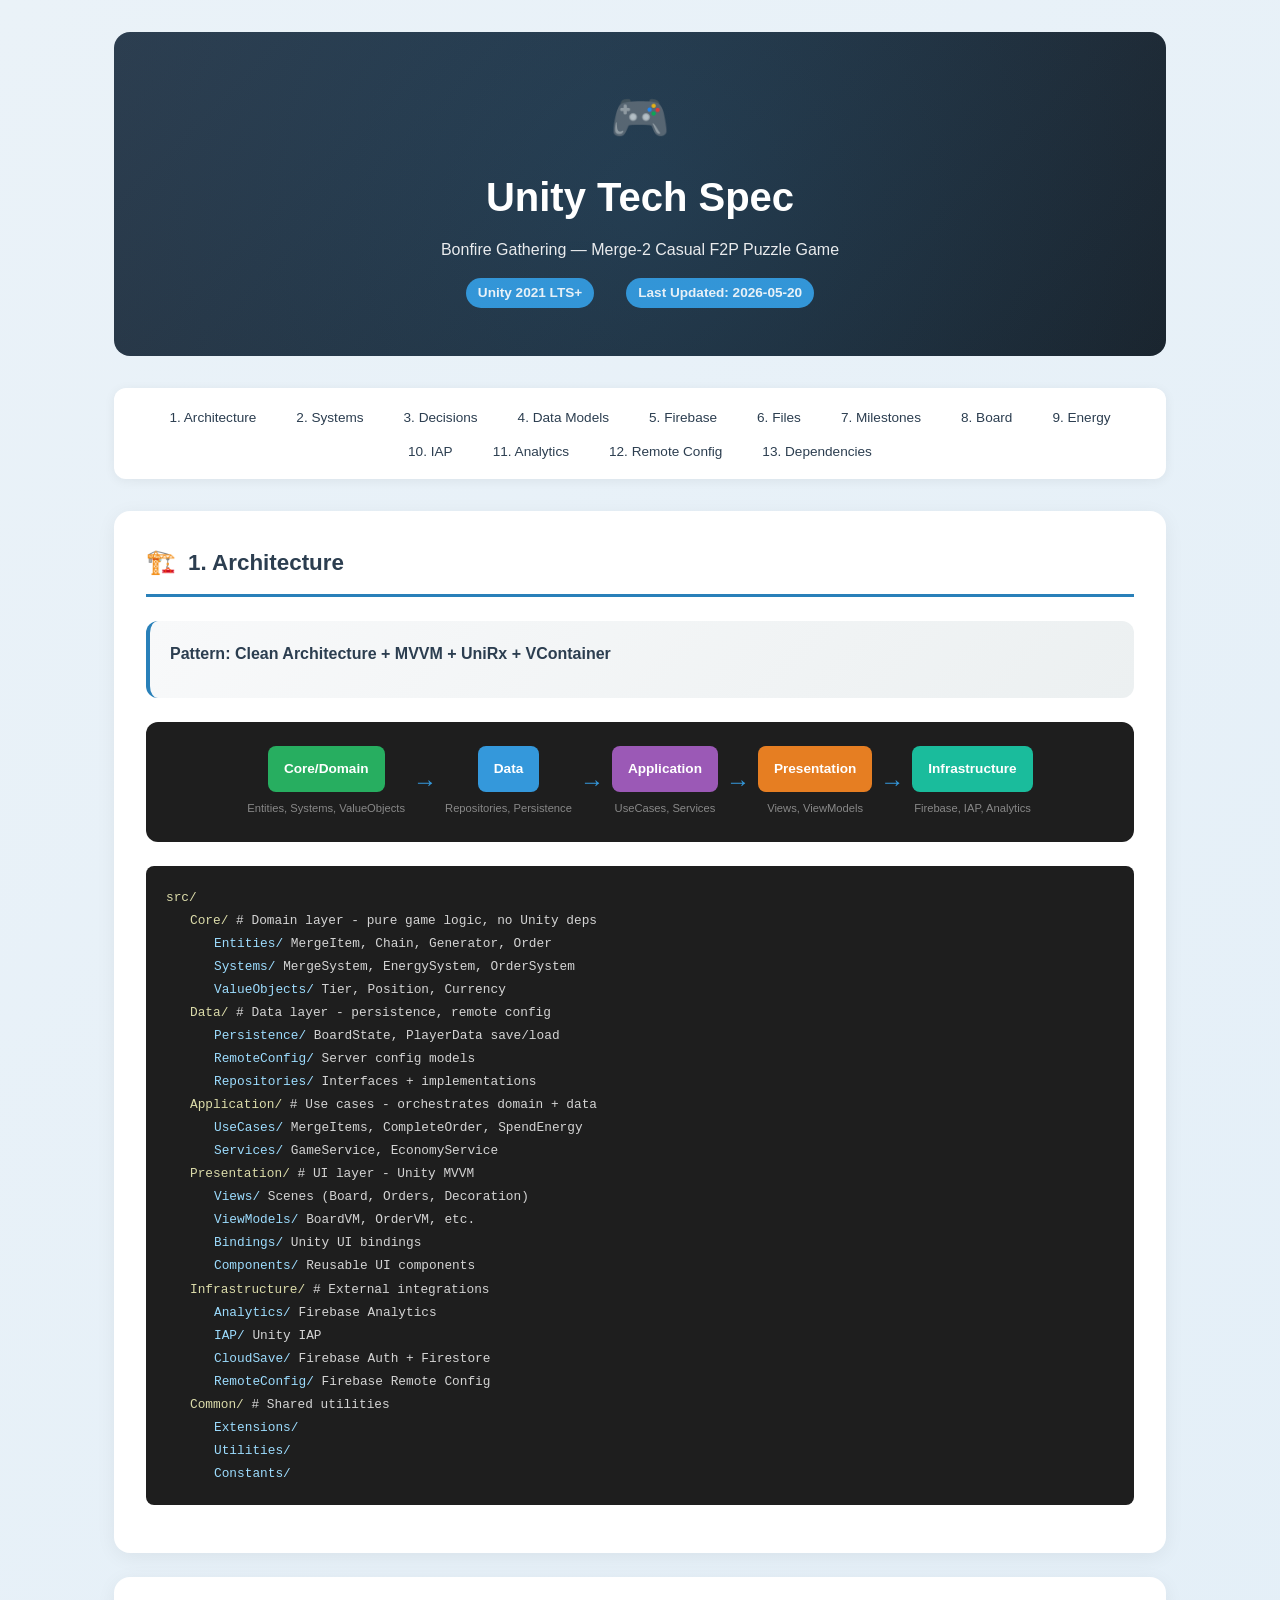
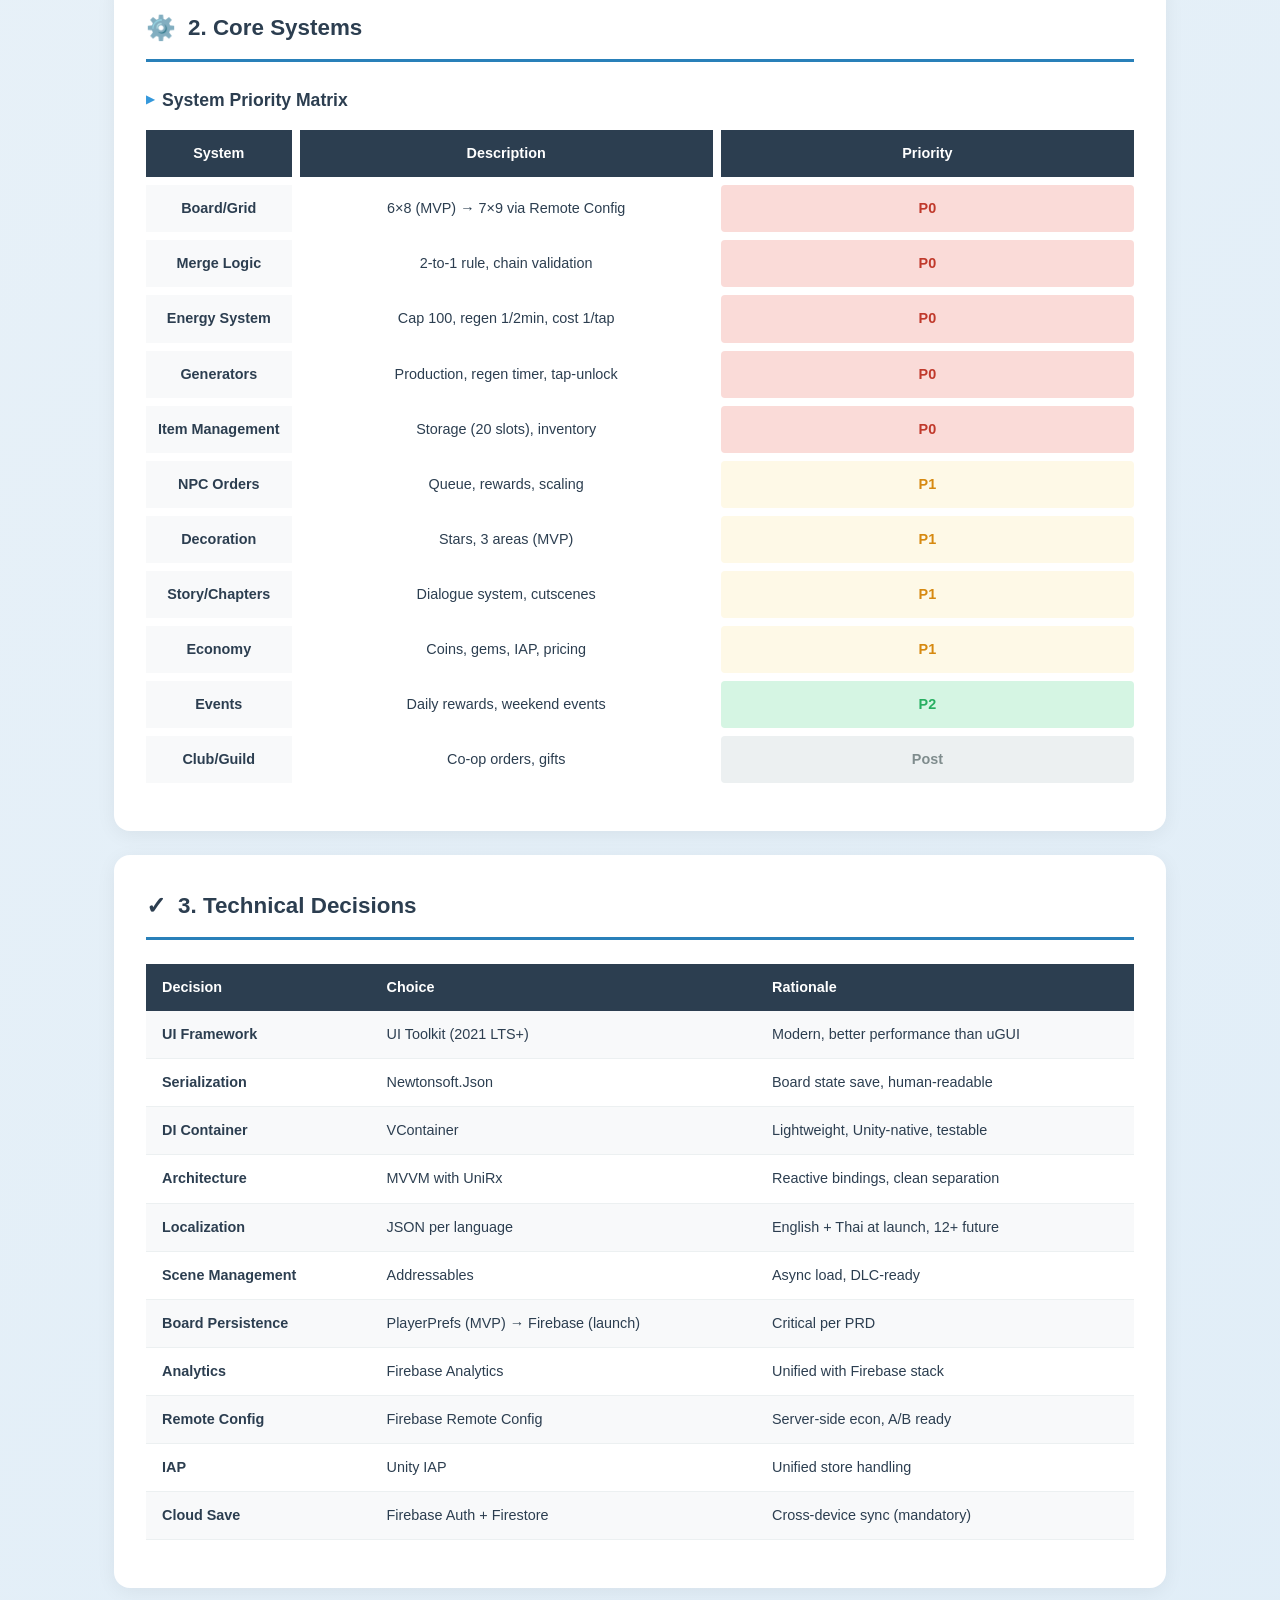
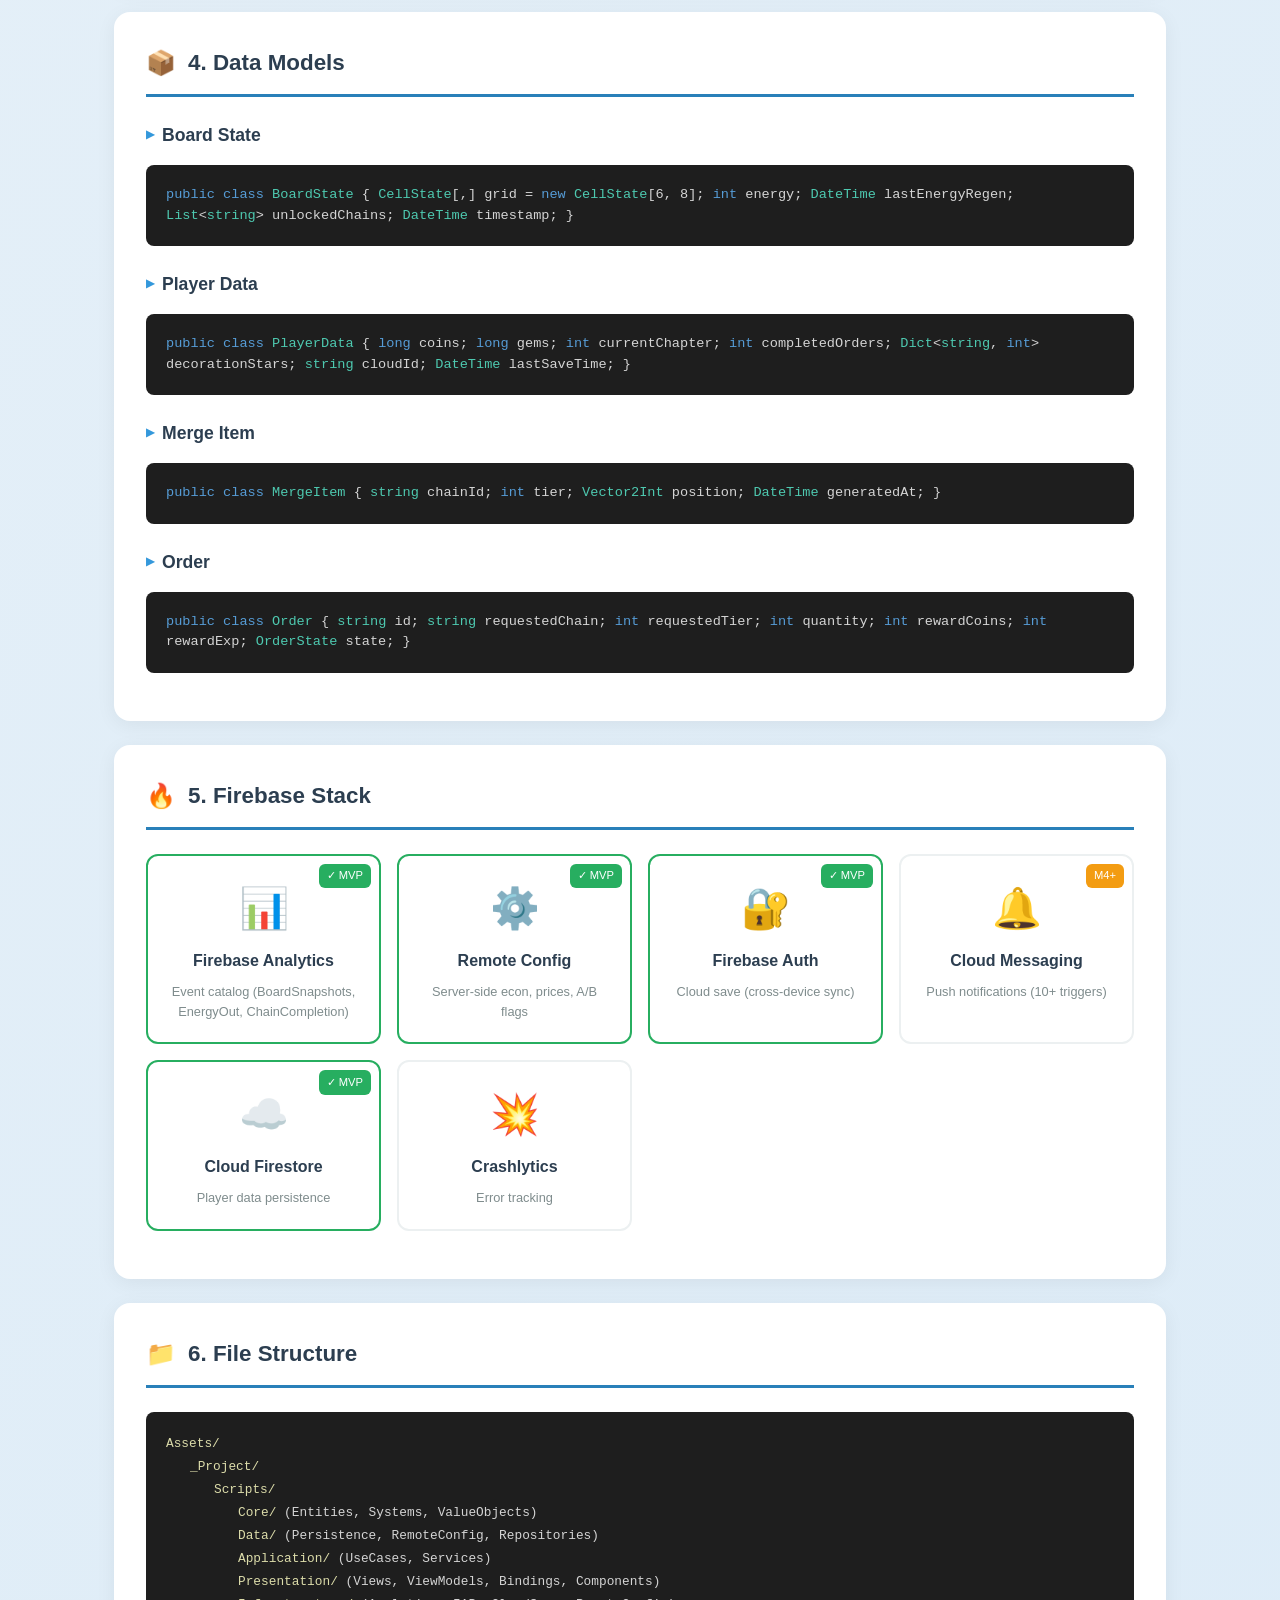
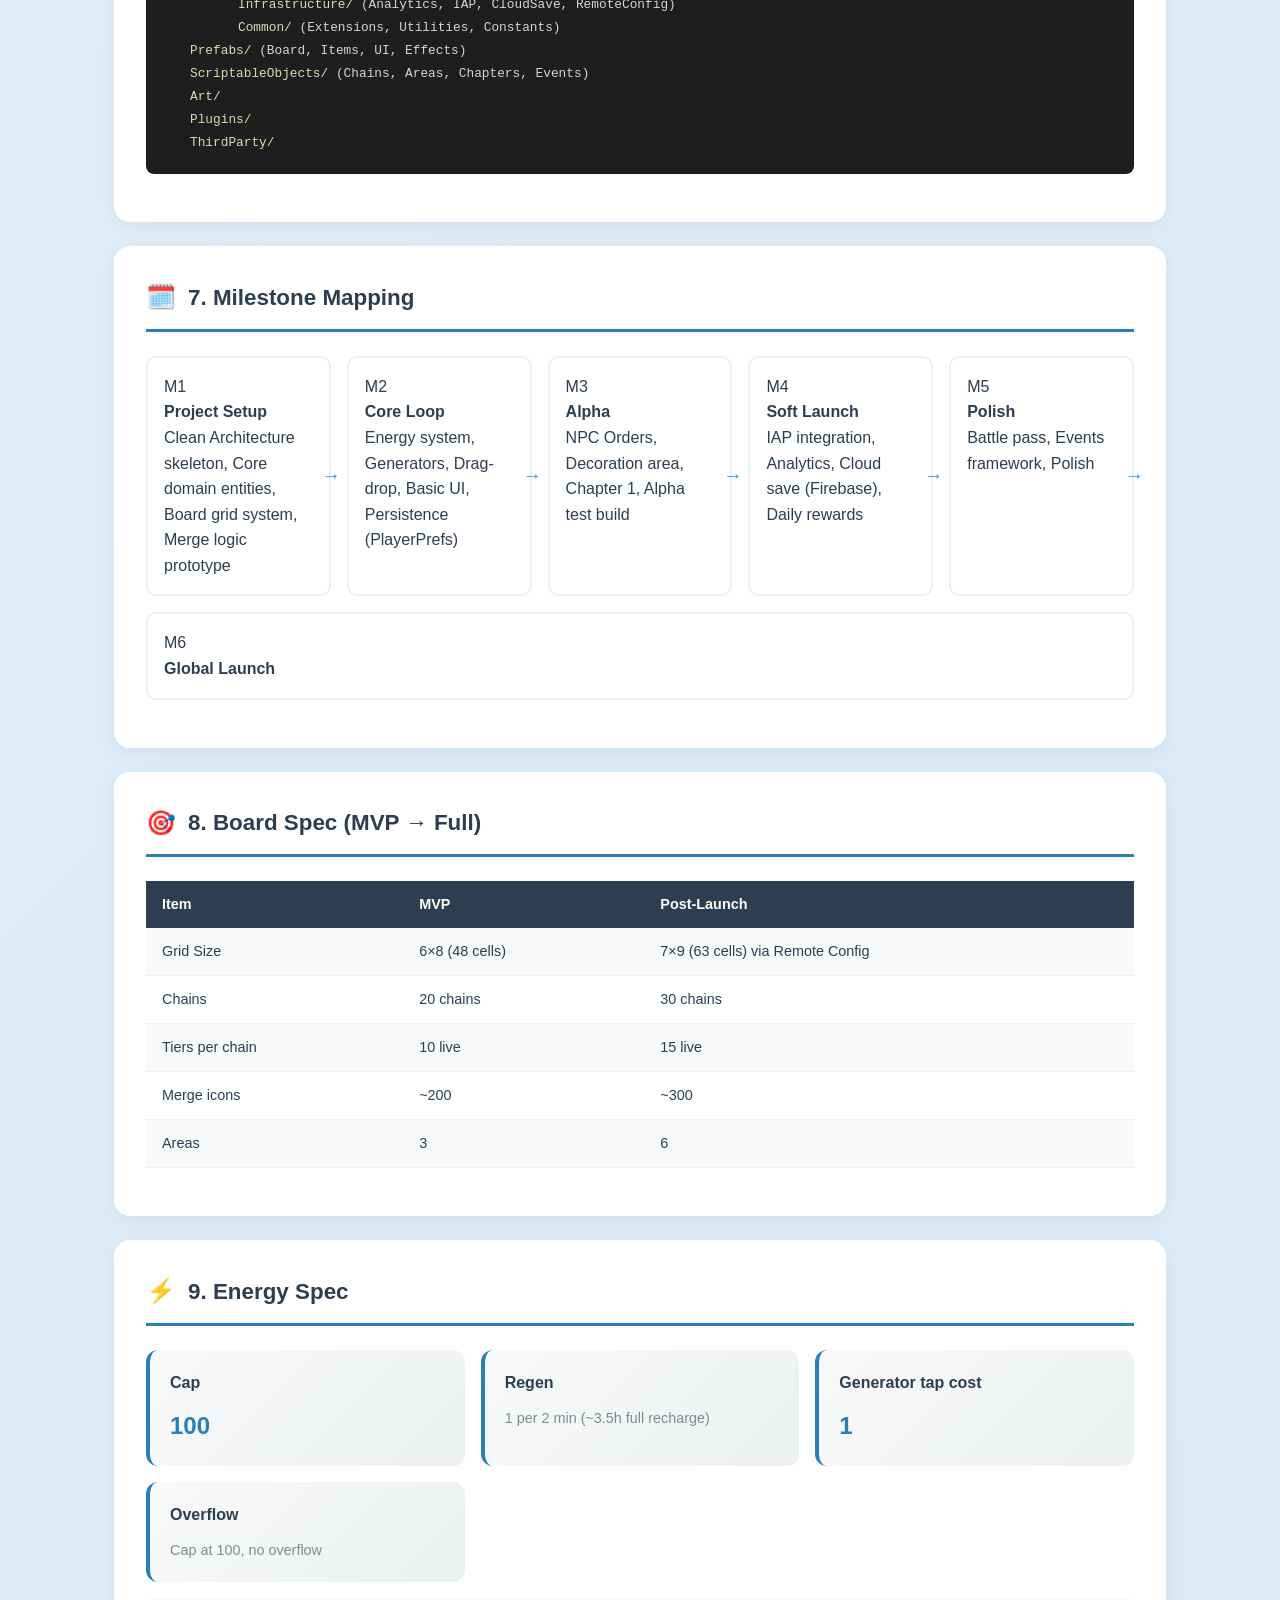
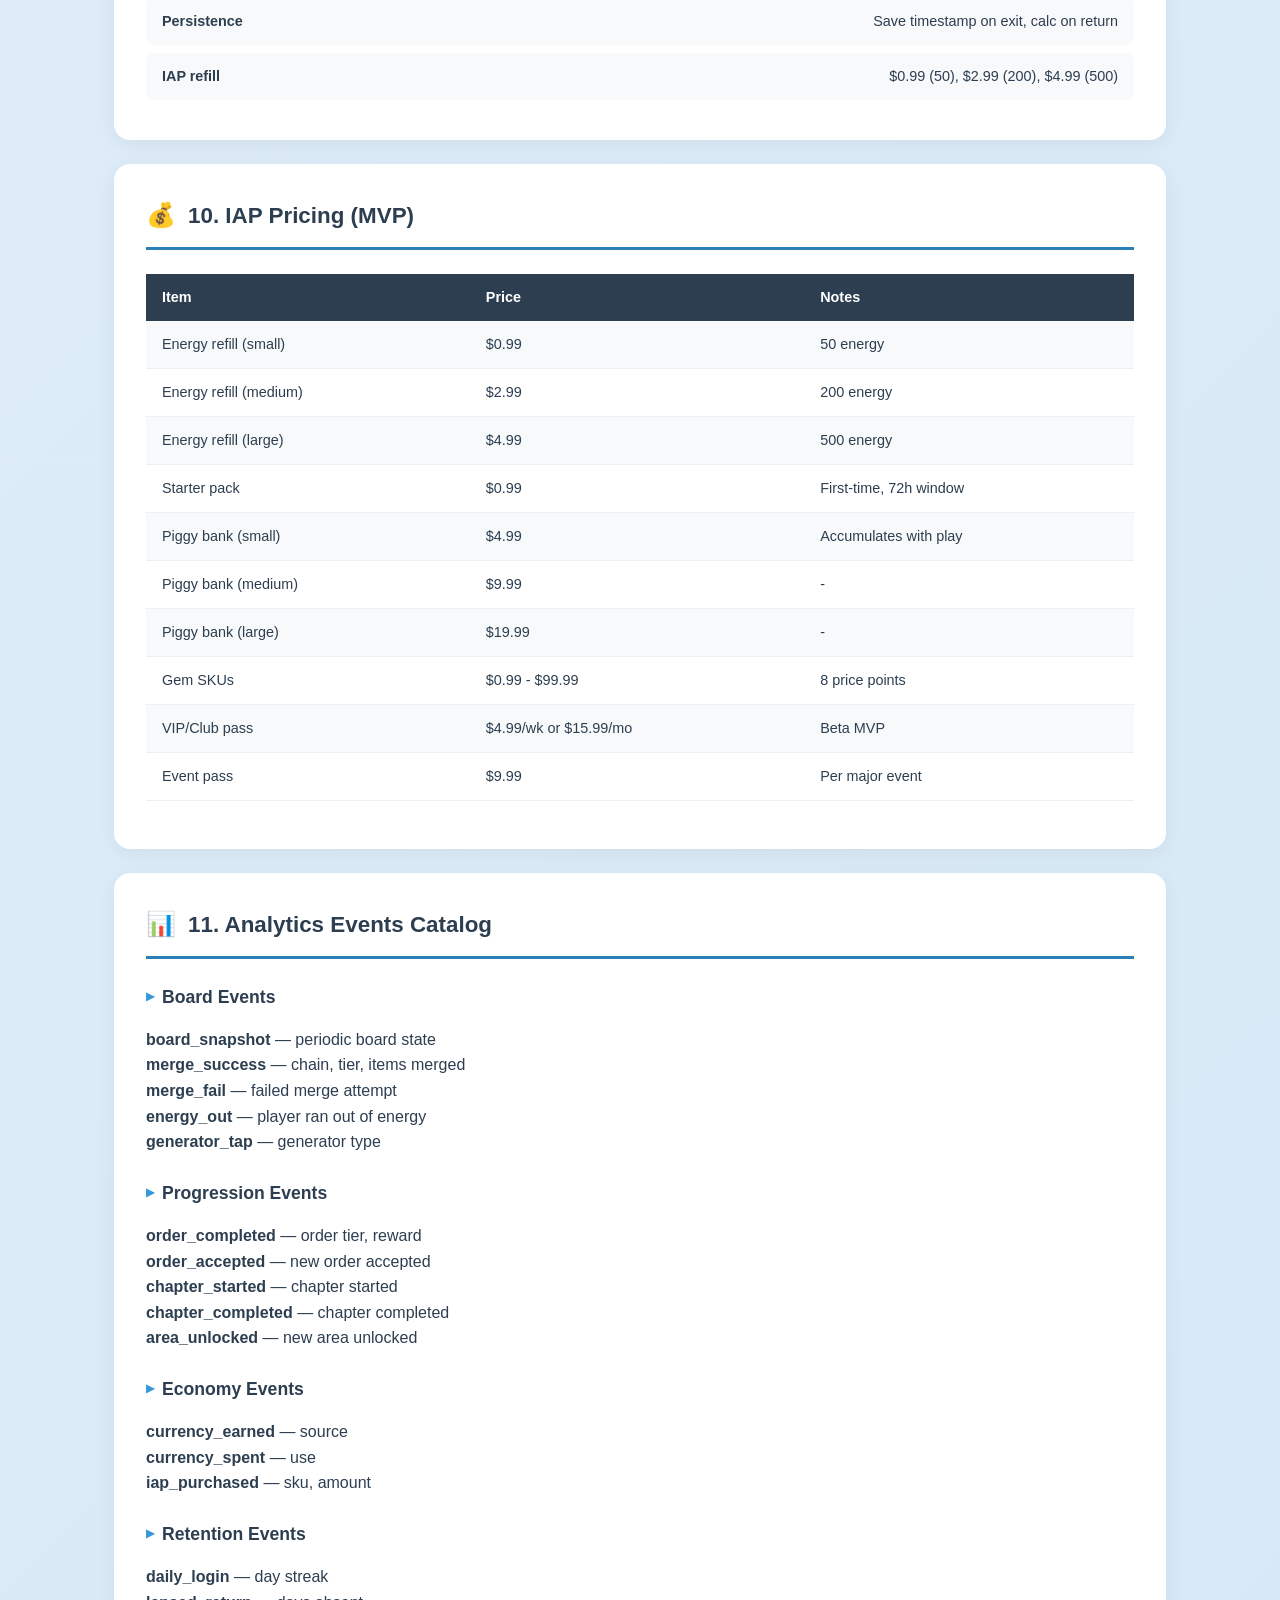
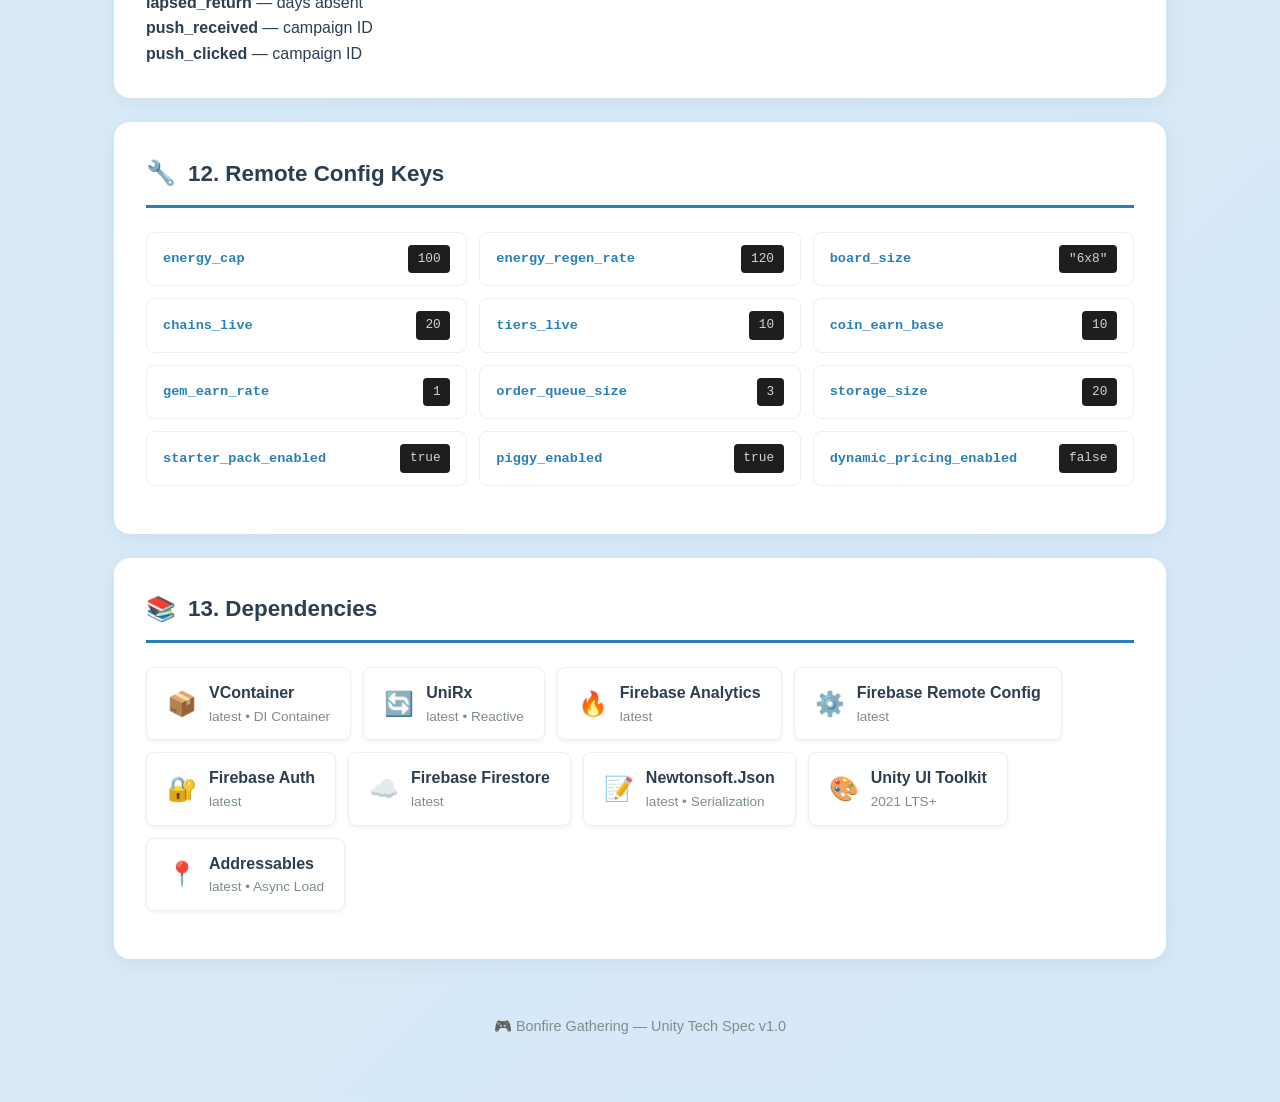
<file: docs/TECH_SPEC.html>
<!DOCTYPE html>
<html lang="en">
<head>
<meta charset="UTF-8">
<meta name="viewport" content="width=device-width, initial-scale=1.0">
<title>Unity Tech Spec — Bonfire Gathering</title>
<style>
  :root {
    --primary: #2980b9;
    --primary-dark: #1a5276;
    --secondary: #2c3e50;
    --accent: #3498db;
    --bg-light: #eaf2f8;
    --bg-card: #ffffff;
    --text: #2c3e50;
    --text-light: #7f8c8d;
    --border: #ecf0f1;
    --code-bg: #1e1e1e;
    --code-text: #d4d4d4;
    --success: #27ae60;
    --warning: #f39c12;
  }

  * { box-sizing: border-box; margin: 0; padding: 0; }

  body {
    font-family: -apple-system, BlinkMacSystemFont, 'Segoe UI', Roboto, sans-serif;
    background: linear-gradient(135deg, var(--bg-light) 0%, #d5e8f7 100%);
    color: var(--text);
    line-height: 1.6;
    min-height: 100vh;
  }

  .container {
    max-width: 1100px;
    margin: 0 auto;
    padding: 2rem 1.5rem;
  }

  header {
    text-align: center;
    padding: 3rem 1rem;
    background: linear-gradient(135deg, var(--secondary) 0%, #1a252f 100%);
    color: white;
    border-radius: 16px;
    margin-bottom: 2rem;
    position: relative;
    overflow: hidden;
  }

  header::before {
    content: '';
    position: absolute;
    top: -50%;
    left: -50%;
    width: 200%;
    height: 200%;
    background: radial-gradient(circle, rgba(41,128,185,0.15) 0%, transparent 50%);
    animation: glow 8s ease-in-out infinite;
  }

  @keyframes glow {
    0%, 100% { transform: scale(1); opacity: 0.5; }
    50% { transform: scale(1.1); opacity: 0.8; }
  }

  header h1 {
    font-size: 2.5rem;
    font-weight: 700;
    margin-bottom: 0.5rem;
    position: relative;
  }

  header .unity-icon { font-size: 3rem; margin-bottom: 0.5rem; }
  header p { opacity: 0.9; }
  header .meta {
    display: flex;
    justify-content: center;
    gap: 2rem;
    margin-top: 1rem;
    font-size: 0.9rem;
  }

  .badge {
    display: inline-block;
    background: var(--accent);
    color: white;
    padding: 0.25rem 0.75rem;
    border-radius: 15px;
    font-weight: 600;
    font-size: 0.85rem;
  }

  nav {
    background: var(--bg-card);
    border-radius: 12px;
    padding: 1rem;
    margin-bottom: 2rem;
    box-shadow: 0 2px 12px rgba(0,0,0,0.06);
    position: sticky;
    top: 1rem;
    z-index: 100;
  }

  nav ul {
    display: flex;
    flex-wrap: wrap;
    gap: 0.5rem;
    list-style: none;
    justify-content: center;
  }

  nav a {
    text-decoration: none;
    color: var(--text);
    padding: 0.5rem 1rem;
    border-radius: 8px;
    font-size: 0.85rem;
    font-weight: 500;
    transition: all 0.2s;
  }

  nav a:hover { background: var(--primary); color: white; }

  section {
    background: var(--bg-card);
    border-radius: 16px;
    padding: 2rem;
    margin-bottom: 1.5rem;
    box-shadow: 0 4px 20px rgba(0,0,0,0.06);
  }

  section h2 {
    color: var(--secondary);
    font-size: 1.4rem;
    margin-bottom: 1.5rem;
    padding-bottom: 0.75rem;
    border-bottom: 3px solid var(--primary);
    display: flex;
    align-items: center;
    gap: 0.75rem;
  }

  section h2 .icon { font-size: 1.5rem; }

  h3 {
    color: var(--secondary);
    font-size: 1.1rem;
    margin: 1.5rem 0 1rem;
    display: flex;
    align-items: center;
    gap: 0.5rem;
  }

  h3::before { content: '▶'; color: var(--accent); font-size: 0.7rem; }

  table {
    width: 100%;
    border-collapse: collapse;
    margin: 1rem 0;
    font-size: 0.9rem;
  }

  th {
    background: var(--secondary);
    color: white;
    padding: 0.75rem 1rem;
    text-align: left;
    font-weight: 600;
  }

  td {
    padding: 0.75rem 1rem;
    border-bottom: 1px solid var(--border);
  }

  tr:nth-child(even) { background: #f8f9fa; }
  tr:hover { background: #eaf2f8; }

  .code-block {
    background: var(--code-bg);
    color: var(--code-text);
    border-radius: 8px;
    padding: 1.25rem;
    margin: 1rem 0;
    font-family: 'Courier New', Courier, monospace;
    font-size: 0.85rem;
    overflow-x: auto;
    line-height: 1.5;
  }

  .code-block .keyword { color: #569cd6; }
  .code-block .type { color: #4ec9b0; }
  .code-block .comment { color: #6a9955; }
  .code-block .string { color: #ce9178; }

  .folder-tree {
    background: var(--code-bg);
    color: var(--code-text);
    border-radius: 8px;
    padding: 1.25rem;
    margin: 1rem 0;
    font-family: 'Courier New', Courier, monospace;
    font-size: 0.8rem;
    line-height: 1.8;
  }

  .folder-tree .folder { color: #dcdcaa; }
  .folder-tree .file { color: #9cdcfe; }
  .folder-tree .indent { padding-left: 1.5rem; }

  .priority-p0 { background: #e74c3c !important; color: white; padding: 0.15rem 0.5rem; border-radius: 4px; }
  .priority-p1 { background: #f39c12 !important; color: white; padding: 0.15rem 0.5rem; border-radius: 4px; }
  .priority-p2 { background: #3498db !important; color: white; padding: 0.15rem 0.5rem; border-radius: 4px; }
  .priority-post { background: #95a5a6 !important; color: white; padding: 0.15rem 0.5rem; border-radius: 4px; }

  .info-grid {
    display: grid;
    grid-template-columns: repeat(auto-fit, minmax(250px, 1fr));
    gap: 1rem;
    margin: 1rem 0;
  }

  .info-card {
    background: linear-gradient(135deg, #f8f9fa 0%, #ecf0f1 100%);
    border-radius: 12px;
    padding: 1.25rem;
    border-left: 4px solid var(--primary);
  }

  .info-card h4 { color: var(--secondary); margin-bottom: 0.75rem; }
  .info-card p { color: var(--text-light); font-size: 0.9rem; }

  .spec-row {
    display: flex;
    justify-content: space-between;
    padding: 0.75rem 1rem;
    background: #f8f9fa;
    border-radius: 8px;
    margin: 0.5rem 0;
    font-size: 0.9rem;
  }

  .spec-row strong { color: var(--secondary); }

  .milestone-timeline {
    display: flex;
    flex-wrap: wrap;
    gap: 1rem;
    margin: 1rem 0;
  }

  .milestone-box {
    flex: 1;
    min-width: 180px;
    background: white;
    border-radius: 10px;
    padding: 1rem;
    border: 2px solid var(--border);
    position: relative;
  }

  .milestone-box::after {
    content: '→';
    position: absolute;
    right: -0.75rem;
    top: 50%;
    transform: translateY(-50%);
    color: var(--accent);
    font-size: 1.2rem;
  }

.milestone-box:last-child::after { display: none; }

  /* ===== ARCHITECTURE SVG ===== */
  .arch-flow {
    display: flex;
    align-items: center;
    justify-content: center;
    gap: 0.5rem;
    flex-wrap: wrap;
    margin: 1.5rem 0;
    padding: 1.5rem;
    background: var(--code-bg);
    border-radius: 12px;
  }

  .arch-layer {
    display: flex;
    flex-direction: column;
    align-items: center;
    gap: 0.5rem;
  }

  .arch-box {
    padding: 0.75rem 1rem;
    border-radius: 8px;
    font-size: 0.85rem;
    font-weight: 600;
    color: white;
    text-align: center;
  }

  .arch-box.domain { background: #27ae60; }
  .arch-box.data { background: #3498db; }
  .arch-box.application { background: #9b59b6; }
  .arch-box.presentation { background: #e67e22; }
  .arch-box.infrastructure { background: #1abc9c; }

  .arch-arrow {
    font-size: 1.5rem;
    color: var(--accent);
  }

  /* ===== FIREBASE STACK VISUAL ===== */
  .firebase-visual {
    display: grid;
    grid-template-columns: repeat(auto-fit, minmax(200px, 1fr));
    gap: 1rem;
    margin: 1rem 0;
  }

  .firebase-node {
    background: white;
    border-radius: 12px;
    padding: 1.25rem;
    text-align: center;
    border: 2px solid var(--border);
    position: relative;
    overflow: hidden;
  }

  .firebase-node.active {
    border-color: var(--success);
  }

  .firebase-node.active::before {
    content: '✓ MVP';
    position: absolute;
    top: 8px;
    right: 8px;
    background: var(--success);
    color: white;
    padding: 0.2rem 0.5rem;
    border-radius: 6px;
    font-size: 0.7rem;
  }

  .firebase-node.deferred::before {
    content: 'M4+';
    position: absolute;
    top: 8px;
    right: 8px;
    background: var(--warning);
    color: white;
    padding: 0.2rem 0.5rem;
    border-radius: 6px;
    font-size: 0.7rem;
  }

  .firebase-icon {
    font-size: 2.5rem;
    margin-bottom: 0.5rem;
  }

  .firebase-node h4 {
    color: var(--secondary);
    margin-bottom: 0.5rem;
  }

  .firebase-node p {
    font-size: 0.8rem;
    color: var(--text-light);
  }

  /* ===== SYSTEM PRIORITY MATRIX ===== */
  .priority-matrix {
    display: grid;
    grid-template-columns: auto 1fr 1fr;
    gap: 0.5rem;
    margin: 1rem 0;
    font-size: 0.9rem;
  }

  .matrix-header {
    background: var(--secondary);
    color: white;
    padding: 0.75rem;
    text-align: center;
    font-weight: 600;
  }

  .matrix-row-label {
    background: #f8f9fa;
    padding: 0.75rem;
    font-weight: 600;
    display: flex;
    align-items: center;
    justify-content: center;
    text-align: center;
  }

  .matrix-cell {
    padding: 0.75rem;
    text-align: center;
    border-radius: 4px;
  }

  .matrix-cell.p0 { background: #fadbd8; color: #c0392b; font-weight: bold; }
  .matrix-cell.p1 { background: #fef9e7; color: #d68910; font-weight: bold; }
  .matrix-cell.p2 { background: #d5f5e3; color: #27ae60; font-weight: bold; }
  .matrix-cell.post { background: #ecf0f1; color: #7f8c8d; font-weight: bold; }

  /* ===== REMOTE CONFIG KEYS TABLE ===== */
  .config-visual {
    display: grid;
    grid-template-columns: repeat(auto-fit, minmax(280px, 1fr));
    gap: 0.75rem;
    margin: 1rem 0;
  }

  .config-key {
    background: white;
    border-radius: 8px;
    padding: 0.75rem 1rem;
    display: flex;
    justify-content: space-between;
    align-items: center;
    border: 1px solid var(--border);
  }

  .config-key strong {
    color: var(--primary);
    font-family: 'Courier New', monospace;
    font-size: 0.85rem;
  }

  .config-key .value {
    background: var(--code-bg);
    color: var(--code-text);
    padding: 0.25rem 0.6rem;
    border-radius: 4px;
    font-family: 'Courier New', monospace;
    font-size: 0.8rem;
  }

  /* ===== DEPENDENCY CARDS ===== */
  .dep-visual {
    display: flex;
    flex-wrap: wrap;
    gap: 0.75rem;
    margin: 1rem 0;
  }

  .dep-card {
    background: white;
    border-radius: 8px;
    padding: 0.75rem 1.25rem;
    display: flex;
    align-items: center;
    gap: 0.75rem;
    border: 1px solid var(--border);
    box-shadow: 0 2px 4px rgba(0,0,0,0.05);
  }

  .dep-card .icon {
    font-size: 1.5rem;
  }

  .dep-card strong {
    color: var(--secondary);
  }

  .dep-card .version {
    color: var(--text-light);
    font-size: 0.85rem;
  }

  @media (max-width: 768px) {
    header h1 { font-size: 1.8rem; }
    header .meta { flex-direction: column; gap: 0.5rem; }
    section { padding: 1.25rem; }
    .milestone-timeline { flex-direction: column; }
    .milestone-box::after { display: none; }
  }
</style>
</head>
<body>
<div class="container">

<header>
  <div class="unity-icon">🎮</div>
  <h1>Unity Tech Spec</h1>
  <p>Bonfire Gathering — Merge-2 Casual F2P Puzzle Game</p>
  <div class="meta">
    <span class="badge">Unity 2021 LTS+</span>
    <span class="badge">Last Updated: 2026-05-20</span>
  </div>
</header>

<nav>
  <ul>
    <li><a href="#architecture">1. Architecture</a></li>
    <li><a href="#systems">2. Systems</a></li>
    <li><a href="#decisions">3. Decisions</a></li>
    <li><a href="#models">4. Data Models</a></li>
    <li><a href="#firebase">5. Firebase</a></li>
    <li><a href="#files">6. Files</a></li>
    <li><a href="#milestones">7. Milestones</a></li>
    <li><a href="#board">8. Board</a></li>
    <li><a href="#energy">9. Energy</a></li>
    <li><a href="#iap">10. IAP</a></li>
    <li><a href="#analytics">11. Analytics</a></li>
    <li><a href="#remote">12. Remote Config</a></li>
    <li><a href="#deps">13. Dependencies</a></li>
  </ul>
</nav>

<section id="architecture">
  <h2><span class="icon">🏗️</span> 1. Architecture</h2>
  <div class="info-card" style="border-color:var(--primary);margin-bottom:1rem;">
    <h4>Pattern: Clean Architecture + MVVM + UniRx + VContainer</h4>
  </div>

  <!-- ARCHITECTURE FLOW VISUAL -->
  <div class="arch-flow">
    <div class="arch-layer">
      <div class="arch-box domain">Core/Domain</div>
      <div style="font-size:0.7rem;color:#888;">Entities, Systems, ValueObjects</div>
    </div>
    <span class="arch-arrow">→</span>
    <div class="arch-layer">
      <div class="arch-box data">Data</div>
      <div style="font-size:0.7rem;color:#888;">Repositories, Persistence</div>
    </div>
    <span class="arch-arrow">→</span>
    <div class="arch-layer">
      <div class="arch-box application">Application</div>
      <div style="font-size:0.7rem;color:#888;">UseCases, Services</div>
    </div>
    <span class="arch-arrow">→</span>
    <div class="arch-layer">
      <div class="arch-box presentation">Presentation</div>
      <div style="font-size:0.7rem;color:#888;">Views, ViewModels</div>
    </div>
    <span class="arch-arrow">→</span>
    <div class="arch-layer">
      <div class="arch-box infrastructure">Infrastructure</div>
      <div style="font-size:0.7rem;color:#888;">Firebase, IAP, Analytics</div>
    </div>
  </div>

  <div class="folder-tree">
<span class="folder">src/</span>
<div class="indent"><span class="folder">Core/</span> <span class="comment"># Domain layer - pure game logic, no Unity deps</span></div>
<div class="indent"><div class="indent"><span class="file">Entities/</span> <span class="comment">MergeItem, Chain, Generator, Order</span></div></div>
<div class="indent"><div class="indent"><span class="file">Systems/</span> <span class="comment">MergeSystem, EnergySystem, OrderSystem</span></div></div>
<div class="indent"><div class="indent"><span class="file">ValueObjects/</span> <span class="comment">Tier, Position, Currency</span></div></div>
<div class="indent"></div>
<div class="indent"><span class="folder">Data/</span> <span class="comment"># Data layer - persistence, remote config</span></div>
<div class="indent"><div class="indent"><span class="file">Persistence/</span> <span class="comment">BoardState, PlayerData save/load</span></div></div>
<div class="indent"><div class="indent"><span class="file">RemoteConfig/</span> <span class="comment">Server config models</span></div></div>
<div class="indent"><div class="indent"><span class="file">Repositories/</span> <span class="comment">Interfaces + implementations</span></div></div>
<div class="indent"></div>
<div class="indent"><span class="folder">Application/</span> <span class="comment"># Use cases - orchestrates domain + data</span></div>
<div class="indent"><div class="indent"><span class="file">UseCases/</span> <span class="comment">MergeItems, CompleteOrder, SpendEnergy</span></div></div>
<div class="indent"><div class="indent"><span class="file">Services/</span> <span class="comment">GameService, EconomyService</span></div></div>
<div class="indent"></div>
<div class="indent"><span class="folder">Presentation/</span> <span class="comment"># UI layer - Unity MVVM</span></div>
<div class="indent"><div class="indent"><span class="file">Views/</span> <span class="comment">Scenes (Board, Orders, Decoration)</span></div></div>
<div class="indent"><div class="indent"><span class="file">ViewModels/</span> <span class="comment">BoardVM, OrderVM, etc.</span></div></div>
<div class="indent"><div class="indent"><span class="file">Bindings/</span> <span class="comment">Unity UI bindings</span></div></div>
<div class="indent"><div class="indent"><span class="file">Components/</span> <span class="comment">Reusable UI components</span></div></div>
<div class="indent"></div>
<div class="indent"><span class="folder">Infrastructure/</span> <span class="comment"># External integrations</span></div>
<div class="indent"><div class="indent"><span class="file">Analytics/</span> <span class="comment">Firebase Analytics</span></div></div>
<div class="indent"><div class="indent"><span class="file">IAP/</span> <span class="comment">Unity IAP</span></div></div>
<div class="indent"><div class="indent"><span class="file">CloudSave/</span> <span class="comment">Firebase Auth + Firestore</span></div></div>
<div class="indent"><div class="indent"><span class="file">RemoteConfig/</span> <span class="comment">Firebase Remote Config</span></div></div>
<div class="indent"></div>
<div class="indent"><span class="folder">Common/</span> <span class="comment"># Shared utilities</span></div>
<div class="indent"><div class="indent"><span class="file">Extensions/</span></div></div>
<div class="indent"><div class="indent"><span class="file">Utilities/</span></div></div>
<div class="indent"><div class="indent"><span class="file">Constants/</span></div></div>
  </div>
</section>

<section id="systems">
  <h2><span class="icon">⚙️</span> 2. Core Systems</h2>

  <!-- PRIORITY MATRIX -->
  <h3 style="margin-bottom:1rem;">System Priority Matrix</h3>
  <div class="priority-matrix">
    <div class="matrix-header">System</div>
    <div class="matrix-header">Description</div>
    <div class="matrix-header">Priority</div>

    <div class="matrix-row-label">Board/Grid</div>
    <div class="matrix-cell">6×8 (MVP) → 7×9 via Remote Config</div>
    <div class="matrix-cell p0">P0</div>

    <div class="matrix-row-label">Merge Logic</div>
    <div class="matrix-cell">2-to-1 rule, chain validation</div>
    <div class="matrix-cell p0">P0</div>

    <div class="matrix-row-label">Energy System</div>
    <div class="matrix-cell">Cap 100, regen 1/2min, cost 1/tap</div>
    <div class="matrix-cell p0">P0</div>

    <div class="matrix-row-label">Generators</div>
    <div class="matrix-cell">Production, regen timer, tap-unlock</div>
    <div class="matrix-cell p0">P0</div>

    <div class="matrix-row-label">Item Management</div>
    <div class="matrix-cell">Storage (20 slots), inventory</div>
    <div class="matrix-cell p0">P0</div>

    <div class="matrix-row-label">NPC Orders</div>
    <div class="matrix-cell">Queue, rewards, scaling</div>
    <div class="matrix-cell p1">P1</div>

    <div class="matrix-row-label">Decoration</div>
    <div class="matrix-cell">Stars, 3 areas (MVP)</div>
    <div class="matrix-cell p1">P1</div>

    <div class="matrix-row-label">Story/Chapters</div>
    <div class="matrix-cell">Dialogue system, cutscenes</div>
    <div class="matrix-cell p1">P1</div>

    <div class="matrix-row-label">Economy</div>
    <div class="matrix-cell">Coins, gems, IAP, pricing</div>
    <div class="matrix-cell p1">P1</div>

    <div class="matrix-row-label">Events</div>
    <div class="matrix-cell">Daily rewards, weekend events</div>
    <div class="matrix-cell p2">P2</div>

    <div class="matrix-row-label">Club/Guild</div>
    <div class="matrix-cell">Co-op orders, gifts</div>
    <div class="matrix-cell post">Post</div>
  </div>
</section>

<section id="decisions">
  <h2><span class="icon">✓</span> 3. Technical Decisions</h2>
  <table>
    <tr><th>Decision</th><th>Choice</th><th>Rationale</th></tr>
    <tr><td><strong>UI Framework</strong></td><td>UI Toolkit (2021 LTS+)</td><td>Modern, better performance than uGUI</td></tr>
    <tr><td><strong>Serialization</strong></td><td>Newtonsoft.Json</td><td>Board state save, human-readable</td></tr>
    <tr><td><strong>DI Container</strong></td><td>VContainer</td><td>Lightweight, Unity-native, testable</td></tr>
    <tr><td><strong>Architecture</strong></td><td>MVVM with UniRx</td><td>Reactive bindings, clean separation</td></tr>
    <tr><td><strong>Localization</strong></td><td>JSON per language</td><td>English + Thai at launch, 12+ future</td></tr>
    <tr><td><strong>Scene Management</strong></td><td>Addressables</td><td>Async load, DLC-ready</td></tr>
    <tr><td><strong>Board Persistence</strong></td><td>PlayerPrefs (MVP) → Firebase (launch)</td><td>Critical per PRD</td></tr>
    <tr><td><strong>Analytics</strong></td><td>Firebase Analytics</td><td>Unified with Firebase stack</td></tr>
    <tr><td><strong>Remote Config</strong></td><td>Firebase Remote Config</td><td>Server-side econ, A/B ready</td></tr>
    <tr><td><strong>IAP</strong></td><td>Unity IAP</td><td>Unified store handling</td></tr>
    <tr><td><strong>Cloud Save</strong></td><td>Firebase Auth + Firestore</td><td>Cross-device sync (mandatory)</td></tr>
  </table>
</section>

<section id="models">
  <h2><span class="icon">📦</span> 4. Data Models</h2>
  <h3>Board State</h3>
  <div class="code-block">
<span class="keyword">public class</span> <span class="type">BoardState</span>
{
    <span class="type">CellState</span>[,] grid = <span class="keyword">new</span> <span class="type">CellState</span>[6, 8];
    <span class="keyword">int</span> energy;
    <span class="type">DateTime</span> lastEnergyRegen;
    <span class="type">List</span>&lt;<span class="type">string</span>&gt; unlockedChains;
    <span class="type">DateTime</span> timestamp;
}
  </div>
  <h3>Player Data</h3>
  <div class="code-block">
<span class="keyword">public class</span> <span class="type">PlayerData</span>
{
    <span class="keyword">long</span> coins;
    <span class="keyword">long</span> gems;
    <span class="keyword">int</span> currentChapter;
    <span class="keyword">int</span> completedOrders;
    <span class="type">Dict</span>&lt;<span class="type">string</span>, <span class="keyword">int</span>&gt; decorationStars;
    <span class="type">string</span> cloudId;
    <span class="type">DateTime</span> lastSaveTime;
}
  </div>
  <h3>Merge Item</h3>
  <div class="code-block">
<span class="keyword">public class</span> <span class="type">MergeItem</span>
{
    <span class="type">string</span> chainId;
    <span class="keyword">int</span> tier;
    <span class="type">Vector2Int</span> position;
    <span class="type">DateTime</span> generatedAt;
}
  </div>
  <h3>Order</h3>
  <div class="code-block">
<span class="keyword">public class</span> <span class="type">Order</span>
{
    <span class="type">string</span> id;
    <span class="type">string</span> requestedChain;
    <span class="keyword">int</span> requestedTier;
    <span class="keyword">int</span> quantity;
    <span class="keyword">int</span> rewardCoins;
    <span class="keyword">int</span> rewardExp;
    <span class="type">OrderState</span> state;
}
  </div>
</section>

<section id="firebase">
  <h2><span class="icon">🔥</span> 5. Firebase Stack</h2>

  <!-- FIREBASE VISUAL -->
  <div class="firebase-visual">
    <div class="firebase-node active">
      <div class="firebase-icon">📊</div>
      <h4>Firebase Analytics</h4>
      <p>Event catalog (BoardSnapshots, EnergyOut, ChainCompletion)</p>
    </div>
    <div class="firebase-node active">
      <div class="firebase-icon">⚙️</div>
      <h4>Remote Config</h4>
      <p>Server-side econ, prices, A/B flags</p>
    </div>
    <div class="firebase-node active">
      <div class="firebase-icon">🔐</div>
      <h4>Firebase Auth</h4>
      <p>Cloud save (cross-device sync)</p>
    </div>
    <div class="firebase-node deferred">
      <div class="firebase-icon">🔔</div>
      <h4>Cloud Messaging</h4>
      <p>Push notifications (10+ triggers)</p>
    </div>
    <div class="firebase-node active">
      <div class="firebase-icon">☁️</div>
      <h4>Cloud Firestore</h4>
      <p>Player data persistence</p>
    </div>
    <div class="firebase-node">
      <div class="firebase-icon">💥</div>
      <h4>Crashlytics</h4>
      <p>Error tracking</p>
    </div>
  </div>
</section>

<section id="files">
  <h2><span class="icon">📁</span> 6. File Structure</h2>
  <div class="folder-tree">
<span class="folder">Assets/</span>
<div class="indent"><span class="folder">_Project/</span></div>
<div class="indent"><div class="indent"><span class="folder">Scripts/</span></div></div>
<div class="indent"><div class="indent"><div class="indent"><span class="folder">Core/</span> <span class="comment">(Entities, Systems, ValueObjects)</span></div></div></div>
<div class="indent"><div class="indent"><div class="indent"><span class="folder">Data/</span> <span class="comment">(Persistence, RemoteConfig, Repositories)</span></div></div></div>
<div class="indent"><div class="indent"><div class="indent"><span class="folder">Application/</span> <span class="comment">(UseCases, Services)</span></div></div></div>
<div class="indent"><div class="indent"><div class="indent"><span class="folder">Presentation/</span> <span class="comment">(Views, ViewModels, Bindings, Components)</span></div></div></div>
<div class="indent"><div class="indent"><div class="indent"><span class="folder">Infrastructure/</span> <span class="comment">(Analytics, IAP, CloudSave, RemoteConfig)</span></div></div></div>
<div class="indent"><div class="indent"><div class="indent"><span class="folder">Common/</span> <span class="comment">(Extensions, Utilities, Constants)</span></div></div></div>
<div class="indent"><span class="folder">Prefabs/</span> <span class="comment">(Board, Items, UI, Effects)</span></div>
<div class="indent"><span class="folder">ScriptableObjects/</span> <span class="comment">(Chains, Areas, Chapters, Events)</span></div>
<div class="indent"><span class="folder">Art/</span></div>
<div class="indent"><span class="folder">Plugins/</span></div>
<div class="indent"><span class="folder">ThirdParty/</span></div>
  </div>
</section>

<section id="milestones">
  <h2><span class="icon">🗓️</span> 7. Milestone Mapping</h2>
  <div class="milestone-timeline">
    <div class="milestone-box">
      <span class="month">M1</span>
      <h4>Project Setup</h4>
      <p>Clean Architecture skeleton, Core domain entities, Board grid system, Merge logic prototype</p>
    </div>
    <div class="milestone-box">
      <span class="month">M2</span>
      <h4>Core Loop</h4>
      <p>Energy system, Generators, Drag-drop, Basic UI, Persistence (PlayerPrefs)</p>
    </div>
    <div class="milestone-box">
      <span class="month">M3</span>
      <h4>Alpha</h4>
      <p>NPC Orders, Decoration area, Chapter 1, Alpha test build</p>
    </div>
    <div class="milestone-box">
      <span class="month">M4</span>
      <h4>Soft Launch</h4>
      <p>IAP integration, Analytics, Cloud save (Firebase), Daily rewards</p>
    </div>
    <div class="milestone-box">
      <span class="month">M5</span>
      <h4>Polish</h4>
      <p>Battle pass, Events framework, Polish</p>
    </div>
    <div class="milestone-box">
      <span class="month">M6</span>
      <h4>Global Launch</h4>
    </div>
  </div>
</section>

<section id="board">
  <h2><span class="icon">🎯</span> 8. Board Spec (MVP → Full)</h2>
  <table>
    <tr><th>Item</th><th>MVP</th><th>Post-Launch</th></tr>
    <tr><td>Grid Size</td><td>6×8 (48 cells)</td><td>7×9 (63 cells) via Remote Config</td></tr>
    <tr><td>Chains</td><td>20 chains</td><td>30 chains</td></tr>
    <tr><td>Tiers per chain</td><td>10 live</td><td>15 live</td></tr>
    <tr><td>Merge icons</td><td>~200</td><td>~300</td></tr>
    <tr><td>Areas</td><td>3</td><td>6</td></tr>
  </table>
</section>

<section id="energy">
  <h2><span class="icon">⚡</span> 9. Energy Spec</h2>
  <div class="info-grid">
    <div class="info-card"><h4>Cap</h4><p style="font-size:1.5rem;font-weight:bold;color:var(--primary);">100</p></div>
    <div class="info-card"><h4>Regen</h4><p>1 per 2 min (~3.5h full recharge)</p></div>
    <div class="info-card"><h4>Generator tap cost</h4><p style="font-size:1.5rem;font-weight:bold;color:var(--primary);">1</p></div>
    <div class="info-card"><h4>Overflow</h4><p>Cap at 100, no overflow</p></div>
  </div>
  <div class="spec-row"><strong>Persistence</strong><span>Save timestamp on exit, calc on return</span></div>
  <div class="spec-row"><strong>IAP refill</strong><span>$0.99 (50), $2.99 (200), $4.99 (500)</span></div>
</section>

<section id="iap">
  <h2><span class="icon">💰</span> 10. IAP Pricing (MVP)</h2>
  <table>
    <tr><th>Item</th><th>Price</th><th>Notes</th></tr>
    <tr><td>Energy refill (small)</td><td>$0.99</td><td>50 energy</td></tr>
    <tr><td>Energy refill (medium)</td><td>$2.99</td><td>200 energy</td></tr>
    <tr><td>Energy refill (large)</td><td>$4.99</td><td>500 energy</td></tr>
    <tr><td>Starter pack</td><td>$0.99</td><td>First-time, 72h window</td></tr>
    <tr><td>Piggy bank (small)</td><td>$4.99</td><td>Accumulates with play</td></tr>
    <tr><td>Piggy bank (medium)</td><td>$9.99</td><td>-</td></tr>
    <tr><td>Piggy bank (large)</td><td>$19.99</td><td>-</td></tr>
    <tr><td>Gem SKUs</td><td>$0.99 - $99.99</td><td>8 price points</td></tr>
    <tr><td>VIP/Club pass</td><td>$4.99/wk or $15.99/mo</td><td>Beta MVP</td></tr>
    <tr><td>Event pass</td><td>$9.99</td><td>Per major event</td></tr>
  </table>
</section>

<section id="analytics">
  <h2><span class="icon">📊</span> 11. Analytics Events Catalog</h2>
  <h3>Board Events</h3>
  <div class="event-list">
    <div class="event-item"><strong>board_snapshot</strong> <span>— periodic board state</span></div>
    <div class="event-item"><strong>merge_success</strong> <span>— chain, tier, items merged</span></div>
    <div class="event-item"><strong>merge_fail</strong> <span>— failed merge attempt</span></div>
    <div class="event-item"><strong>energy_out</strong> <span>— player ran out of energy</span></div>
    <div class="event-item"><strong>generator_tap</strong> <span>— generator type</span></div>
  </div>
  <h3>Progression Events</h3>
  <div class="event-list">
    <div class="event-item"><strong>order_completed</strong> <span>— order tier, reward</span></div>
    <div class="event-item"><strong>order_accepted</strong> <span>— new order accepted</span></div>
    <div class="event-item"><strong>chapter_started</strong> <span>— chapter started</span></div>
    <div class="event-item"><strong>chapter_completed</strong> <span>— chapter completed</span></div>
    <div class="event-item"><strong>area_unlocked</strong> <span>— new area unlocked</span></div>
  </div>
  <h3>Economy Events</h3>
  <div class="event-list">
    <div class="event-item"><strong>currency_earned</strong> <span>— source</span></div>
    <div class="event-item"><strong>currency_spent</strong> <span>— use</span></div>
    <div class="event-item"><strong>iap_purchased</strong> <span>— sku, amount</span></div>
  </div>
  <h3>Retention Events</h3>
  <div class="event-list">
    <div class="event-item"><strong>daily_login</strong> <span>— day streak</span></div>
    <div class="event-item"><strong>lapsed_return</strong> <span>— days absent</span></div>
    <div class="event-item"><strong>push_received</strong> <span>— campaign ID</span></div>
    <div class="event-item"><strong>push_clicked</strong> <span>— campaign ID</span></div>
  </div>
</section>

<section id="remote">
  <h2><span class="icon">🔧</span> 12. Remote Config Keys</h2>

  <!-- CONFIG VISUAL -->
  <div class="config-visual">
    <div class="config-key">
      <strong>energy_cap</strong>
      <span class="value">100</span>
    </div>
    <div class="config-key">
      <strong>energy_regen_rate</strong>
      <span class="value">120</span>
    </div>
    <div class="config-key">
      <strong>board_size</strong>
      <span class="value">"6x8"</span>
    </div>
    <div class="config-key">
      <strong>chains_live</strong>
      <span class="value">20</span>
    </div>
    <div class="config-key">
      <strong>tiers_live</strong>
      <span class="value">10</span>
    </div>
    <div class="config-key">
      <strong>coin_earn_base</strong>
      <span class="value">10</span>
    </div>
    <div class="config-key">
      <strong>gem_earn_rate</strong>
      <span class="value">1</span>
    </div>
    <div class="config-key">
      <strong>order_queue_size</strong>
      <span class="value">3</span>
    </div>
    <div class="config-key">
      <strong>storage_size</strong>
      <span class="value">20</span>
    </div>
    <div class="config-key">
      <strong>starter_pack_enabled</strong>
      <span class="value">true</span>
    </div>
    <div class="config-key">
      <strong>piggy_enabled</strong>
      <span class="value">true</span>
    </div>
    <div class="config-key">
      <strong>dynamic_pricing_enabled</strong>
      <span class="value">false</span>
    </div>
  </div>
</section>

<section id="deps">
  <h2><span class="icon">📚</span> 13. Dependencies</h2>

  <!-- DEPENDENCY CARDS -->
  <div class="dep-visual">
    <div class="dep-card">
      <span class="icon">📦</span>
      <div>
        <strong>VContainer</strong>
        <div class="version">latest • DI Container</div>
      </div>
    </div>
    <div class="dep-card">
      <span class="icon">🔄</span>
      <div>
        <strong>UniRx</strong>
        <div class="version">latest • Reactive</div>
      </div>
    </div>
    <div class="dep-card">
      <span class="icon">🔥</span>
      <div>
        <strong>Firebase Analytics</strong>
        <div class="version">latest</div>
      </div>
    </div>
    <div class="dep-card">
      <span class="icon">⚙️</span>
      <div>
        <strong>Firebase Remote Config</strong>
        <div class="version">latest</div>
      </div>
    </div>
    <div class="dep-card">
      <span class="icon">🔐</span>
      <div>
        <strong>Firebase Auth</strong>
        <div class="version">latest</div>
      </div>
    </div>
    <div class="dep-card">
      <span class="icon">☁️</span>
      <div>
        <strong>Firebase Firestore</strong>
        <div class="version">latest</div>
      </div>
    </div>
    <div class="dep-card">
      <span class="icon">📝</span>
      <div>
        <strong>Newtonsoft.Json</strong>
        <div class="version">latest • Serialization</div>
      </div>
    </div>
    <div class="dep-card">
      <span class="icon">🎨</span>
      <div>
        <strong>Unity UI Toolkit</strong>
        <div class="version">2021 LTS+</div>
      </div>
    </div>
    <div class="dep-card">
      <span class="icon">📍</span>
      <div>
        <strong>Addressables</strong>
        <div class="version">latest • Async Load</div>
      </div>
    </div>
  </div>
</section>

<footer style="text-align:center;padding:2rem;color:var(--text-light);font-size:0.9rem;">
  <p>🎮 Bonfire Gathering — Unity Tech Spec v1.0</p>
</footer>

</div>
</body>
</html>
</file>
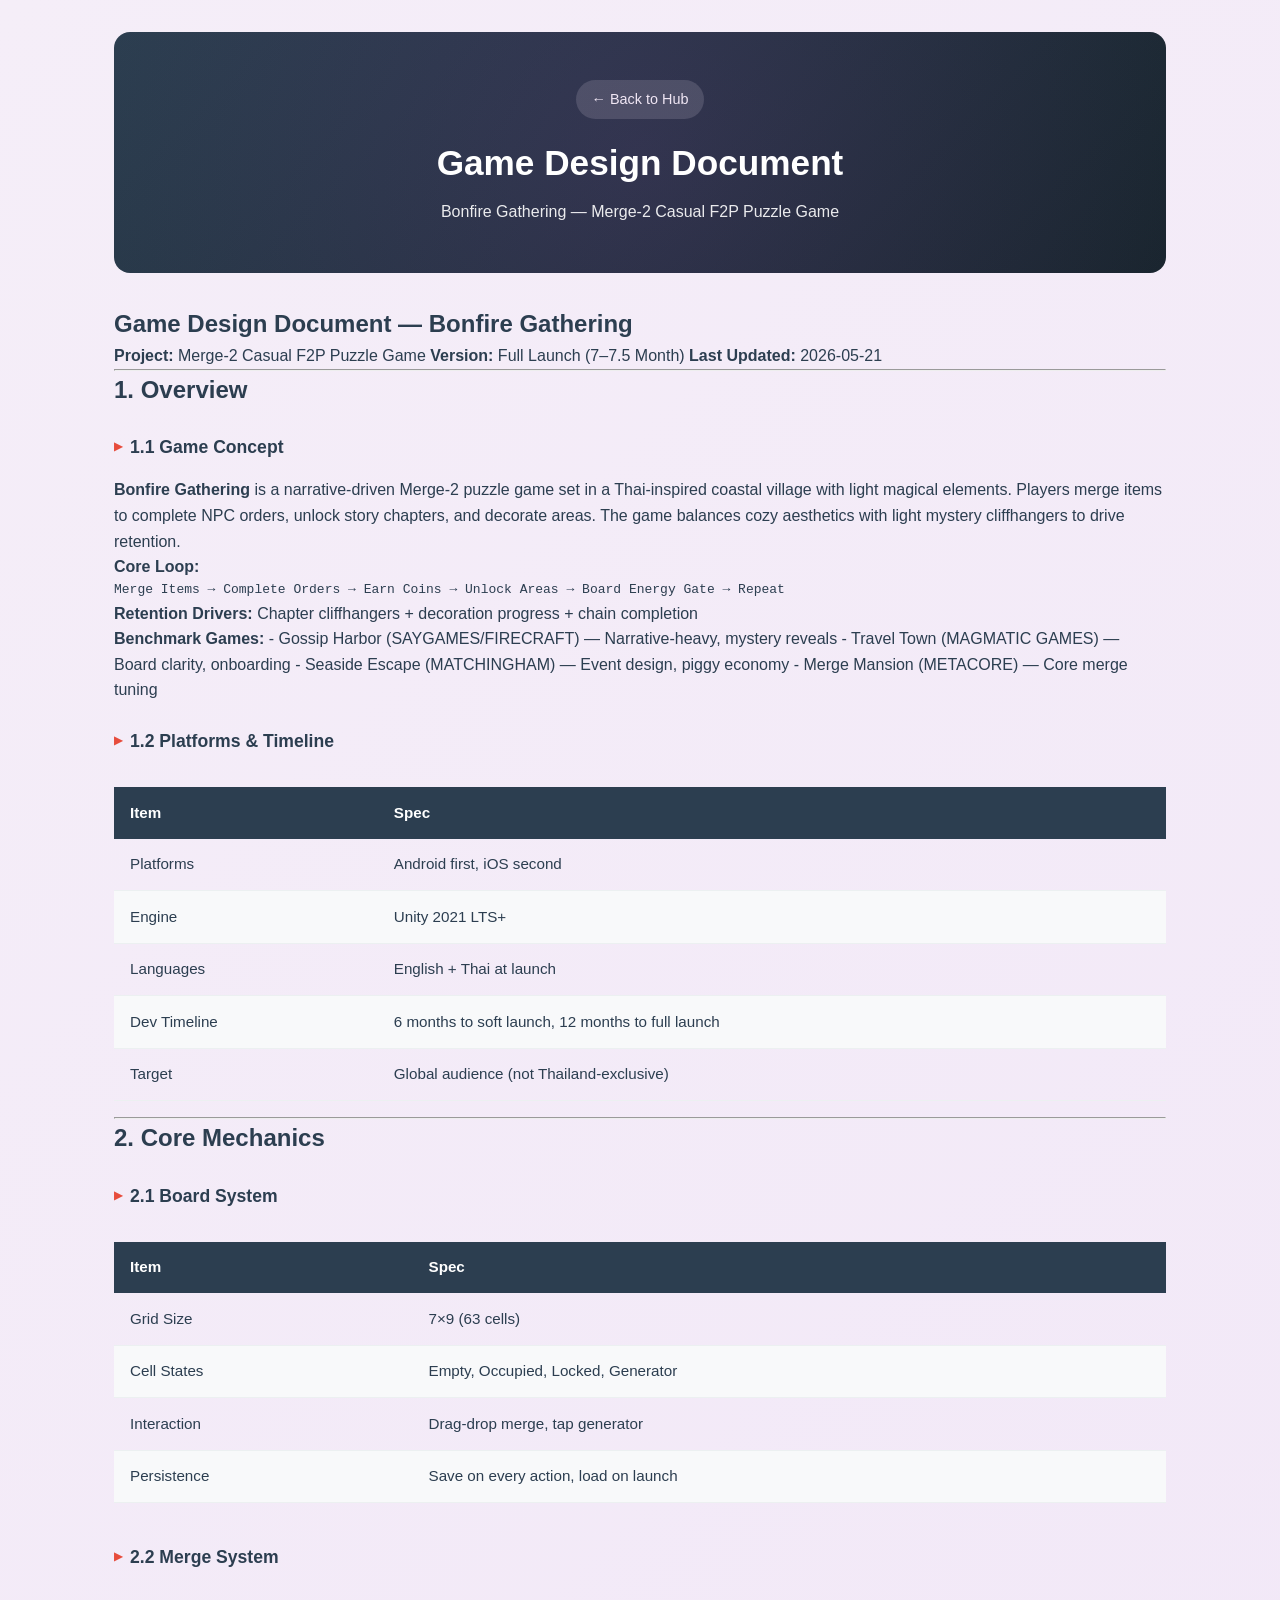
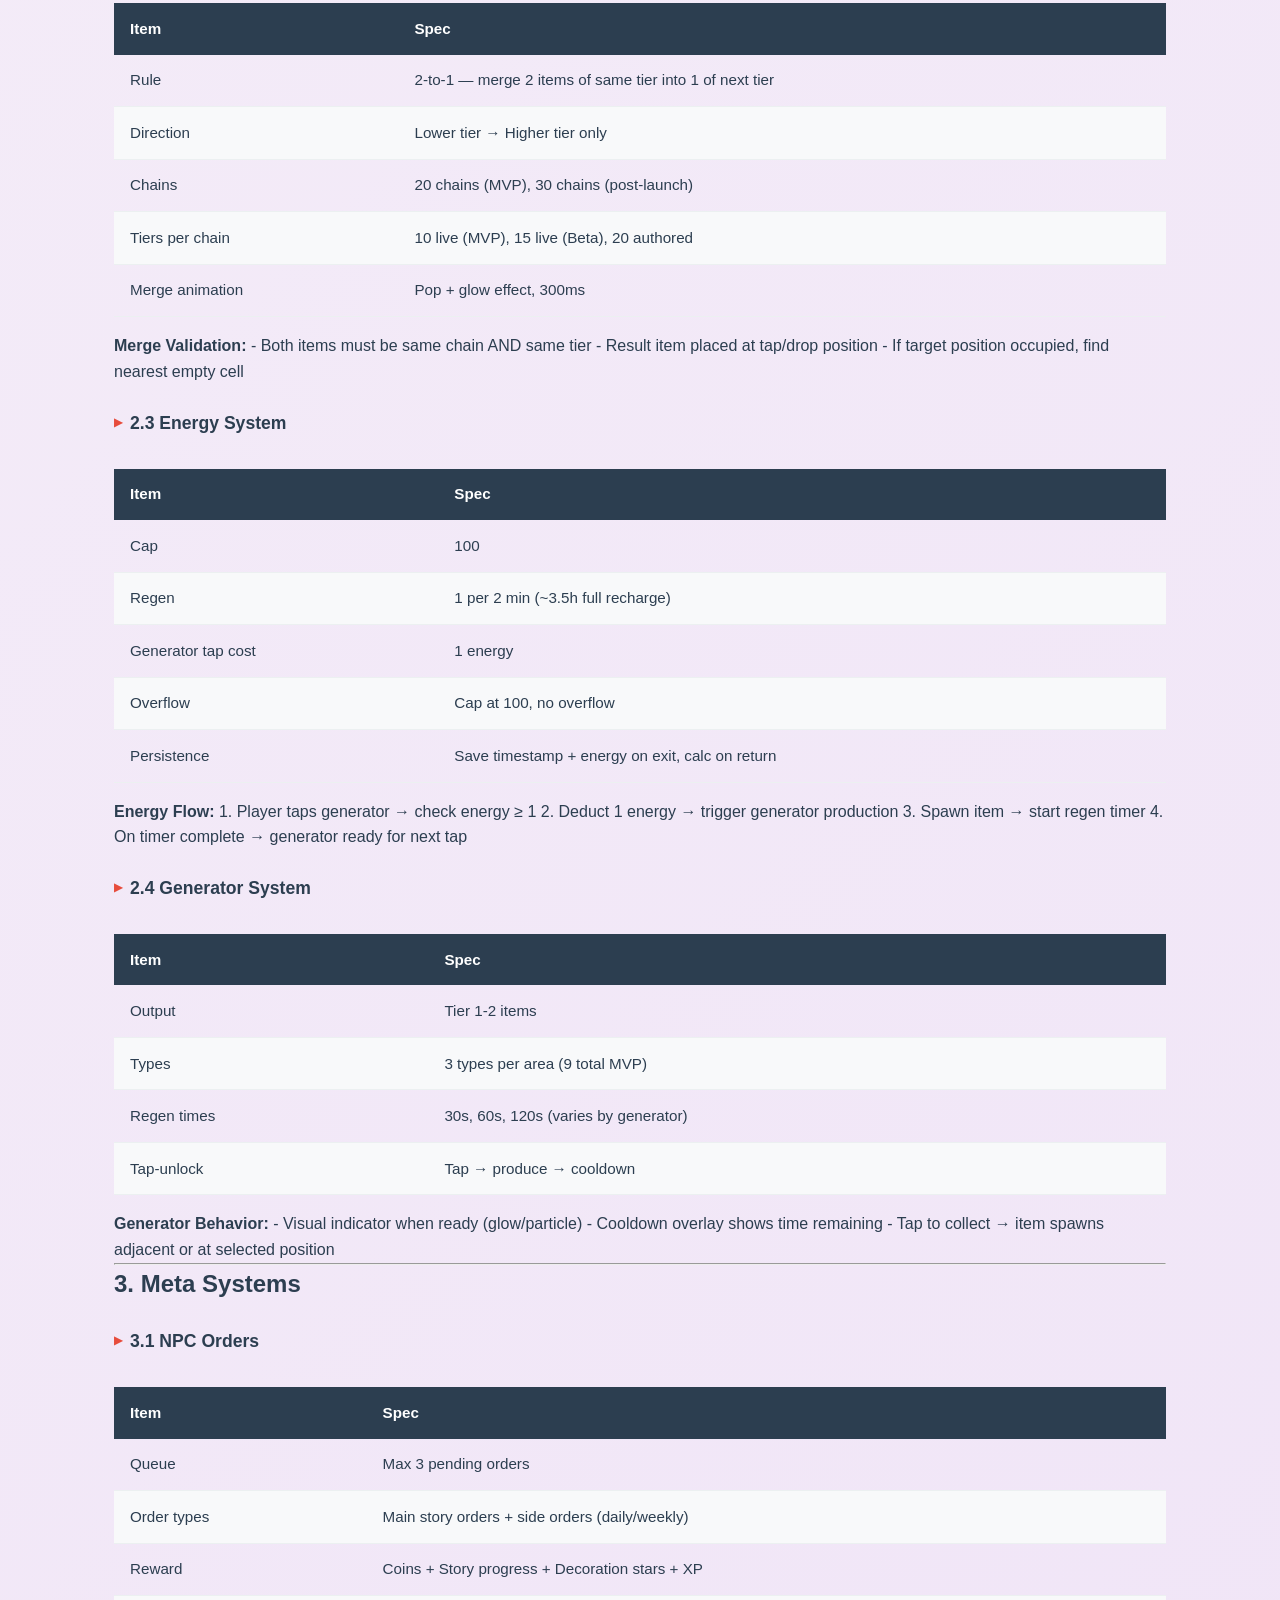
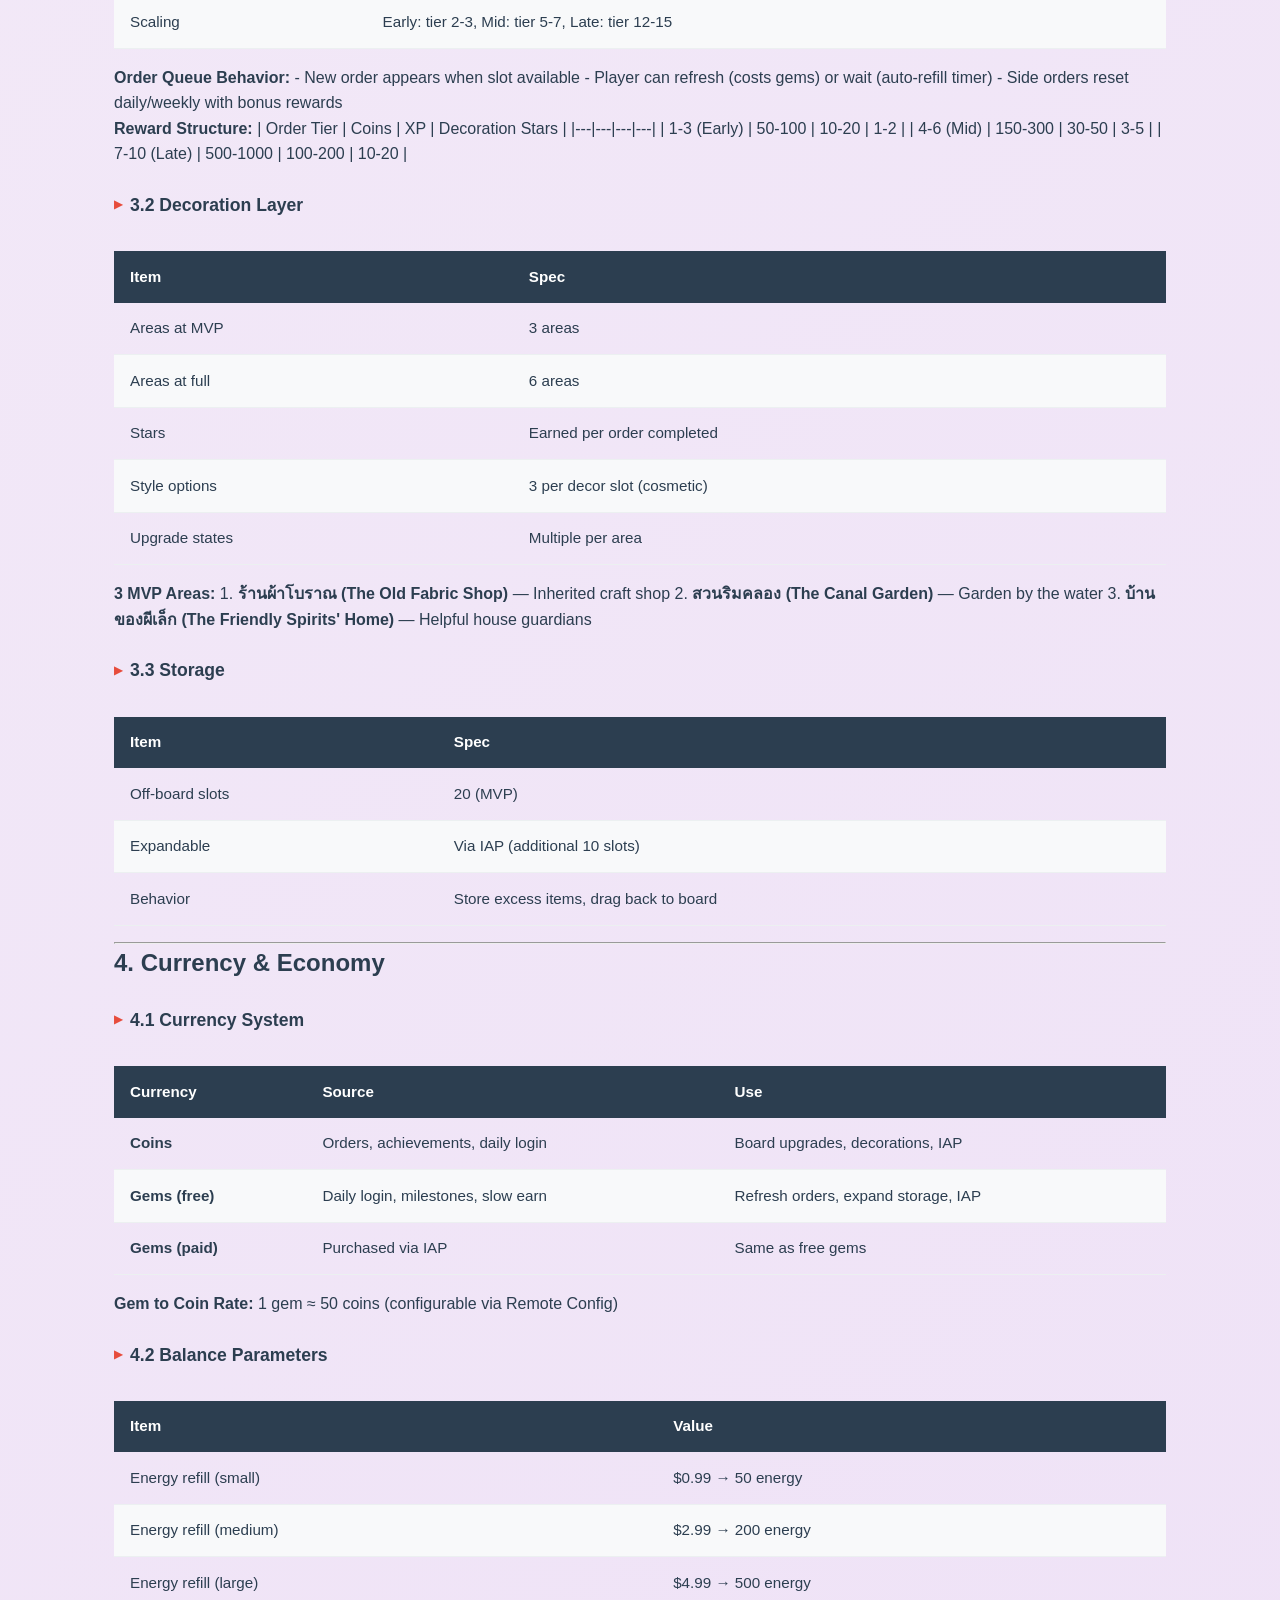
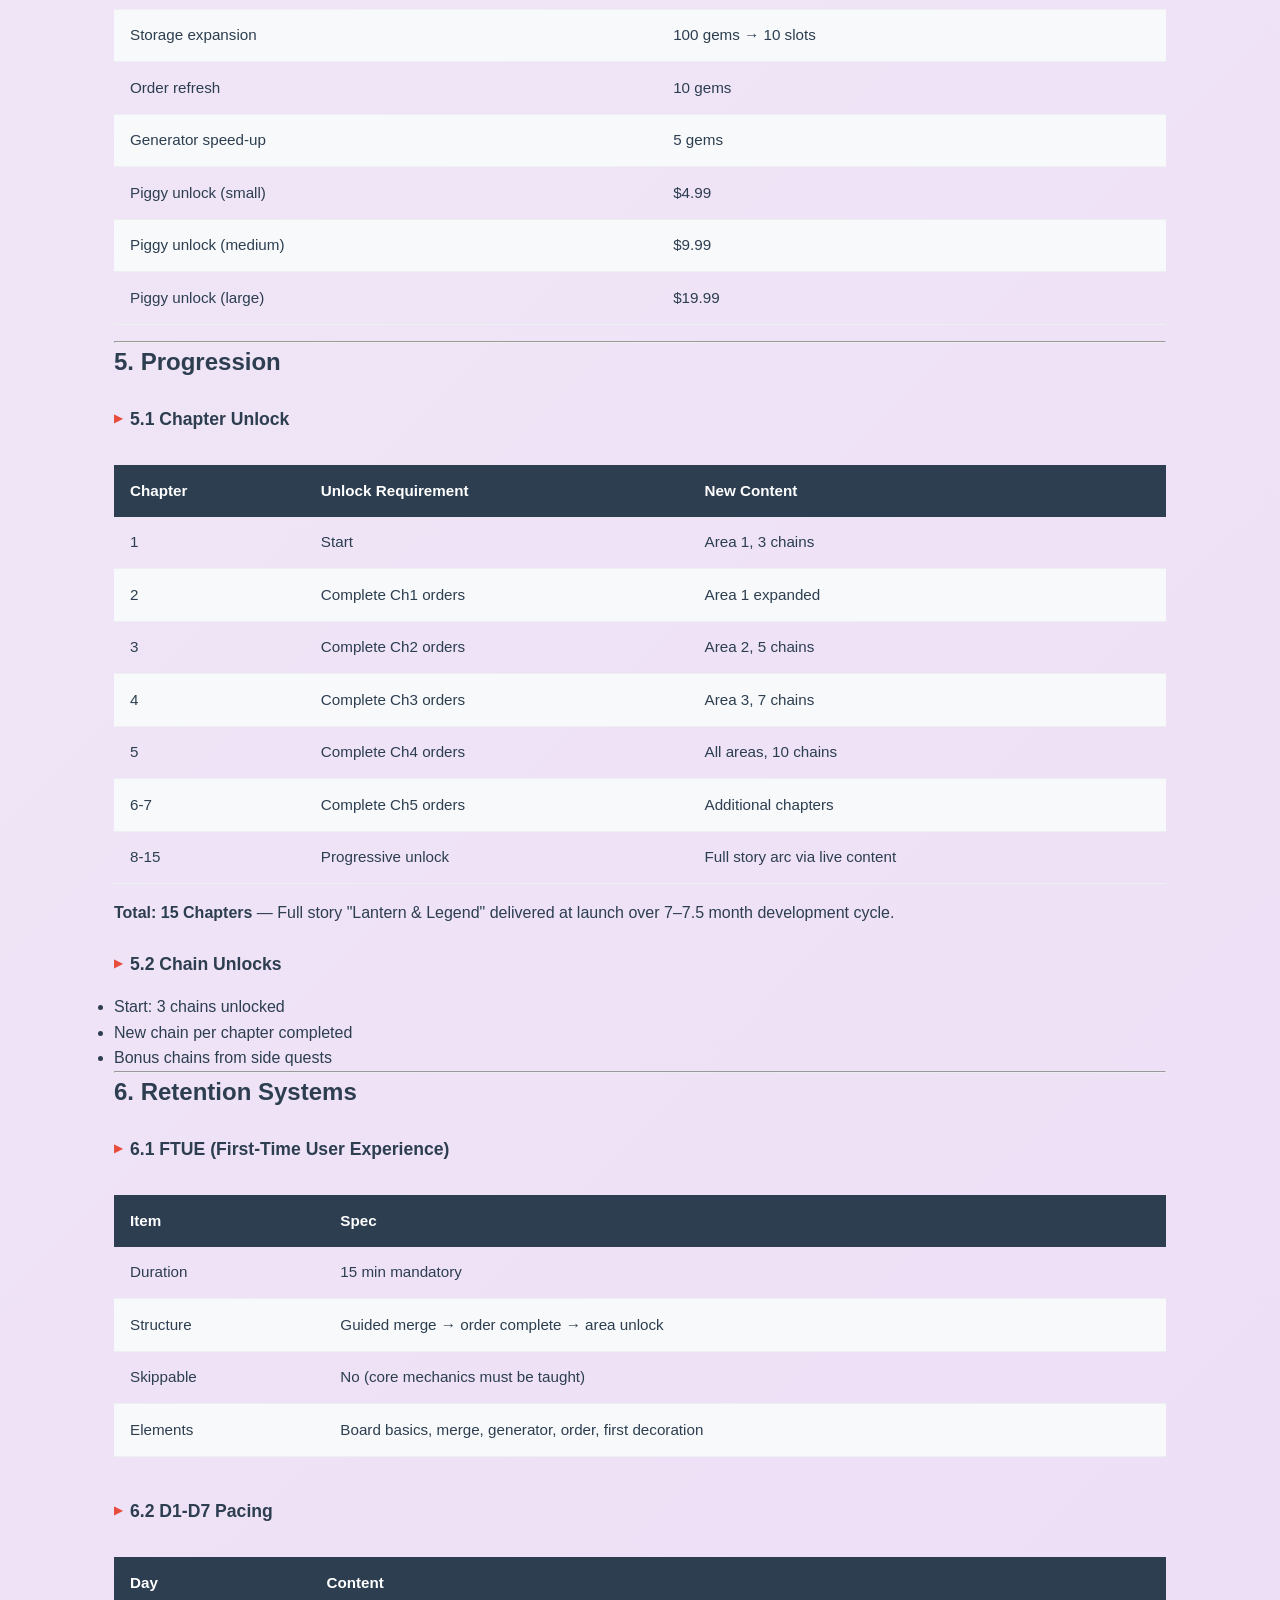
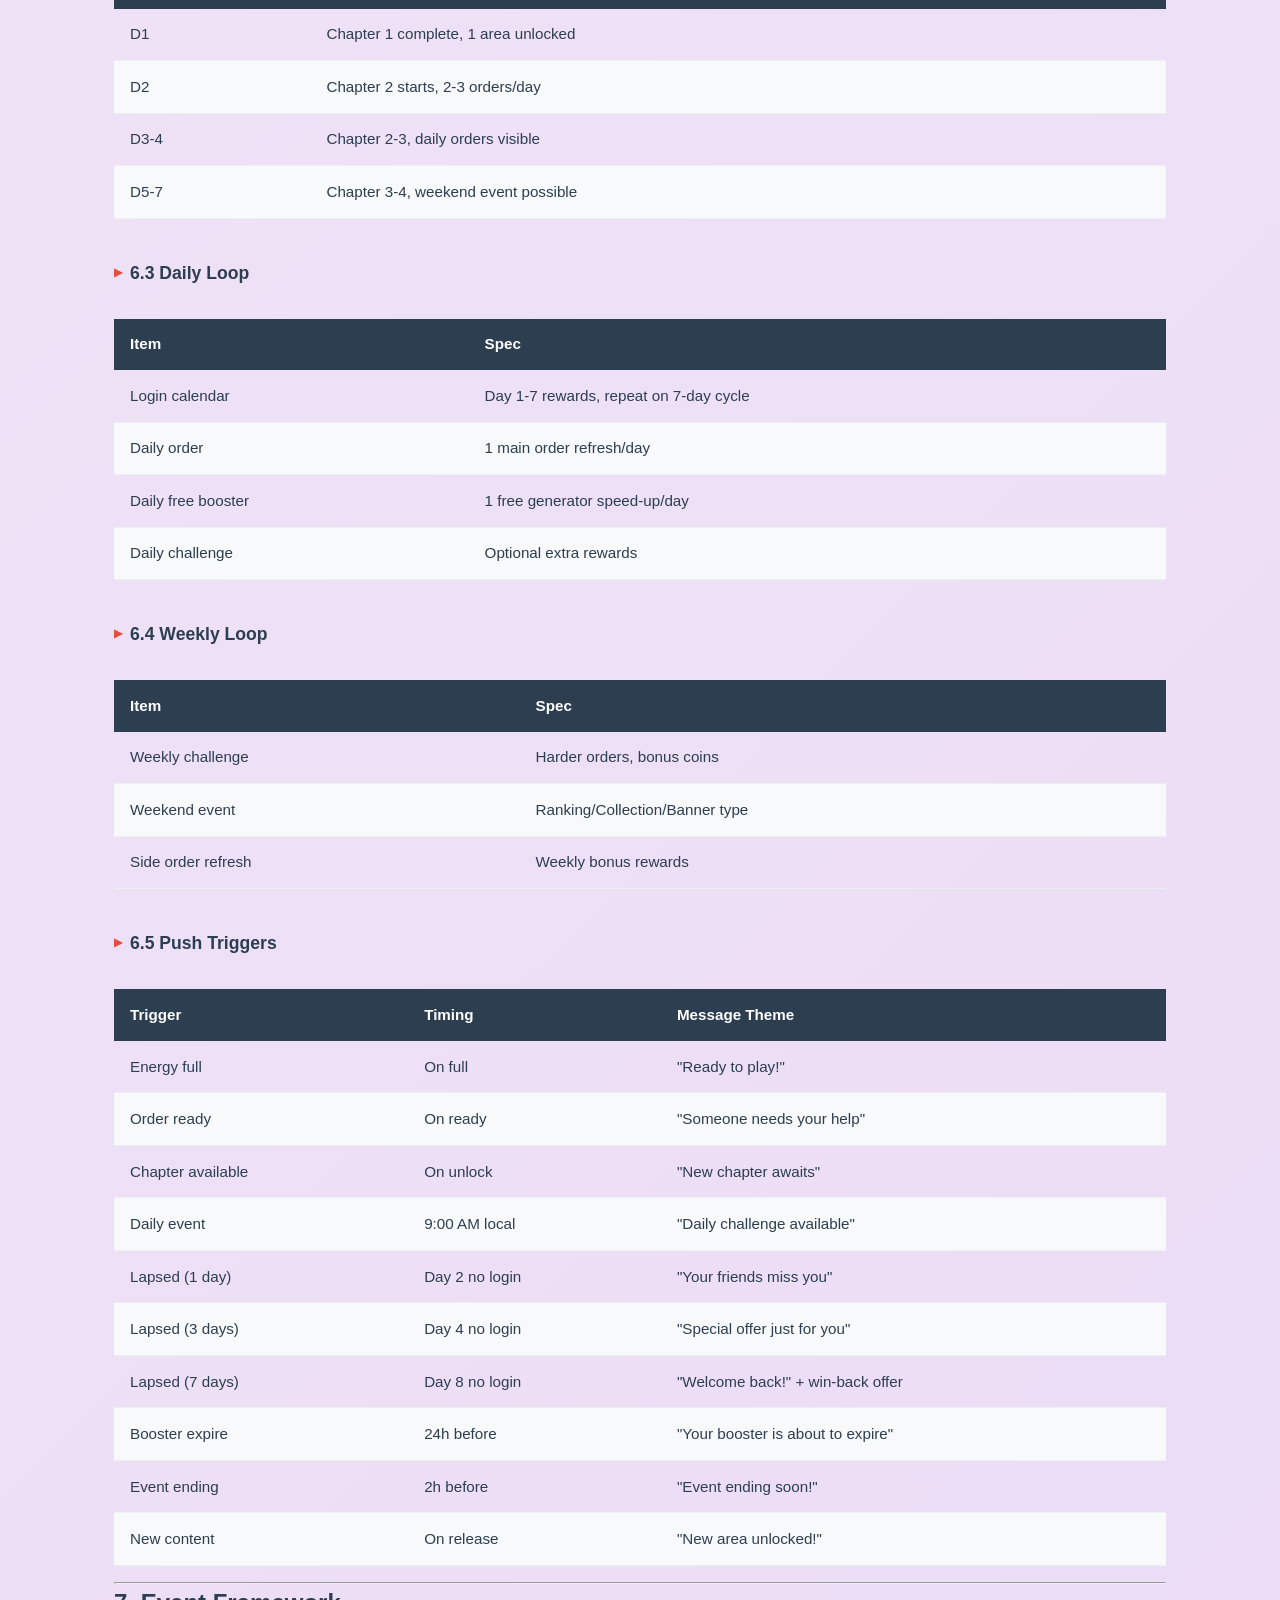
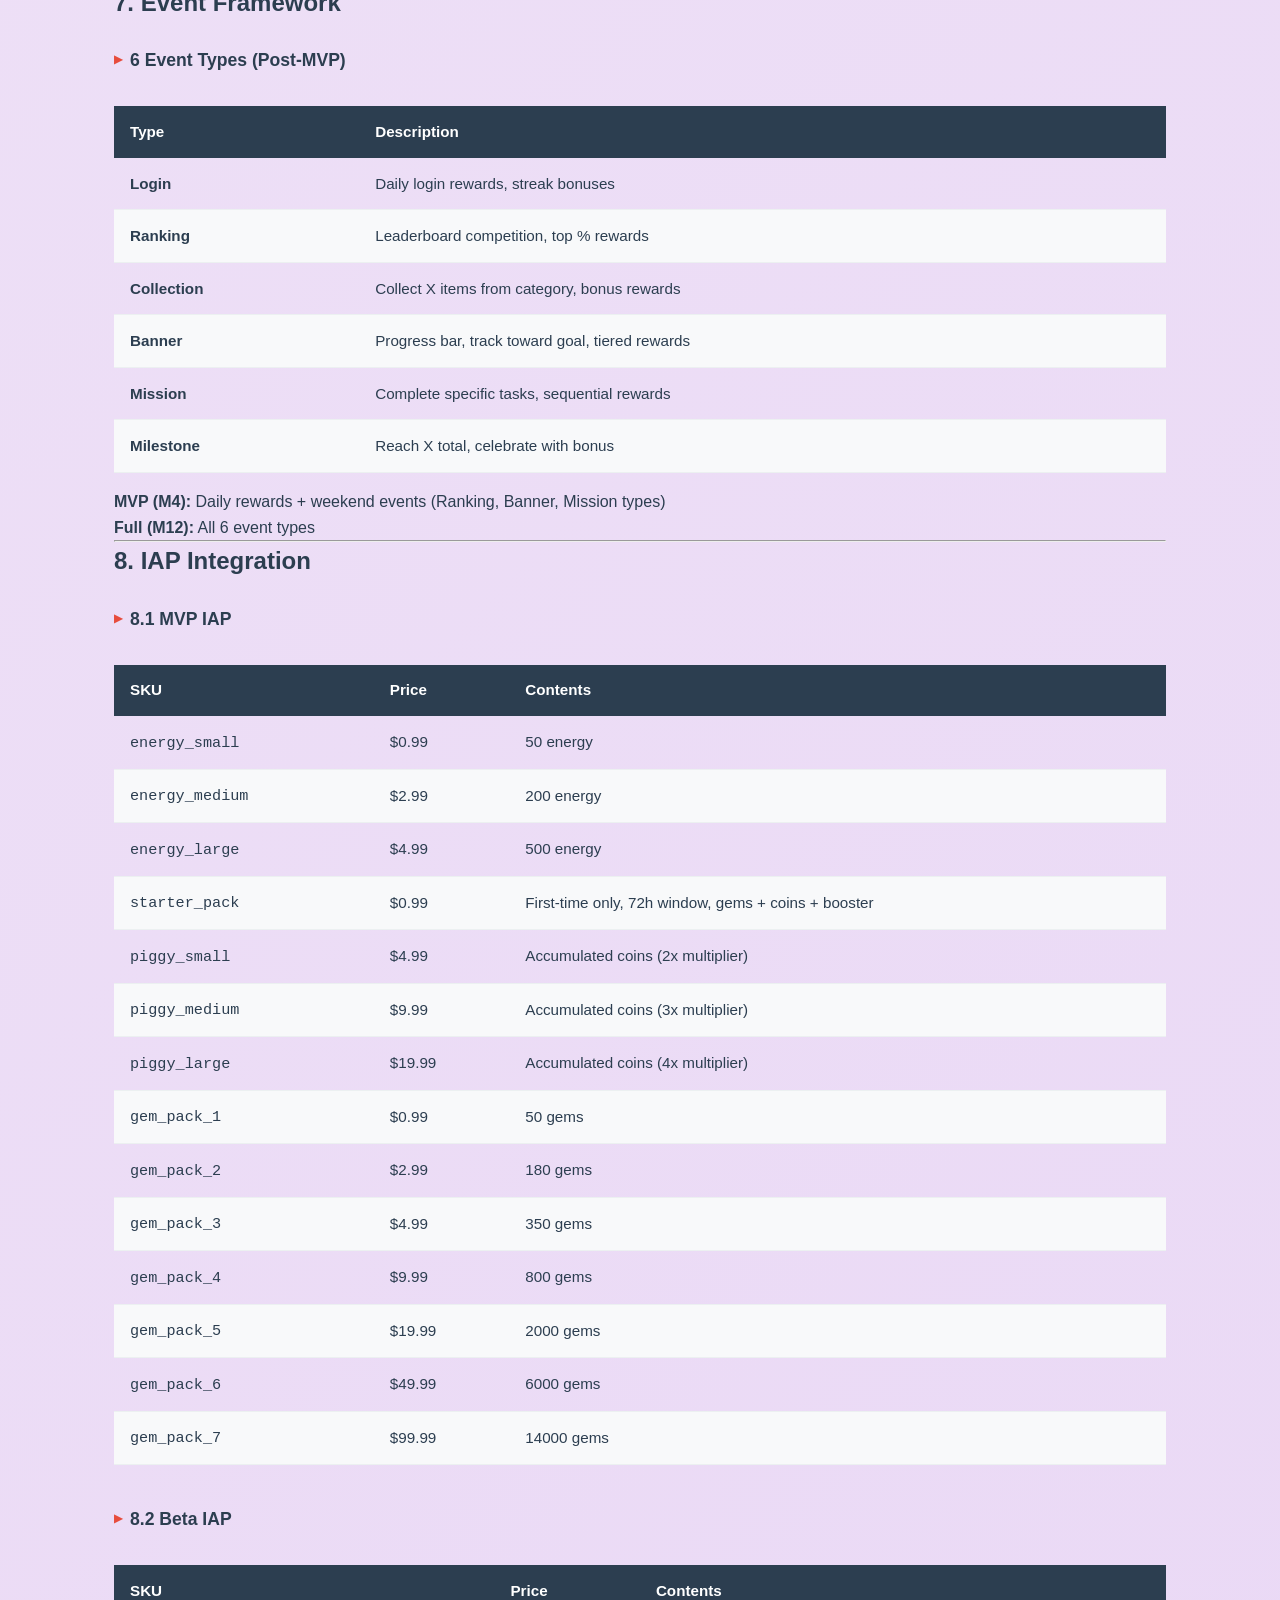
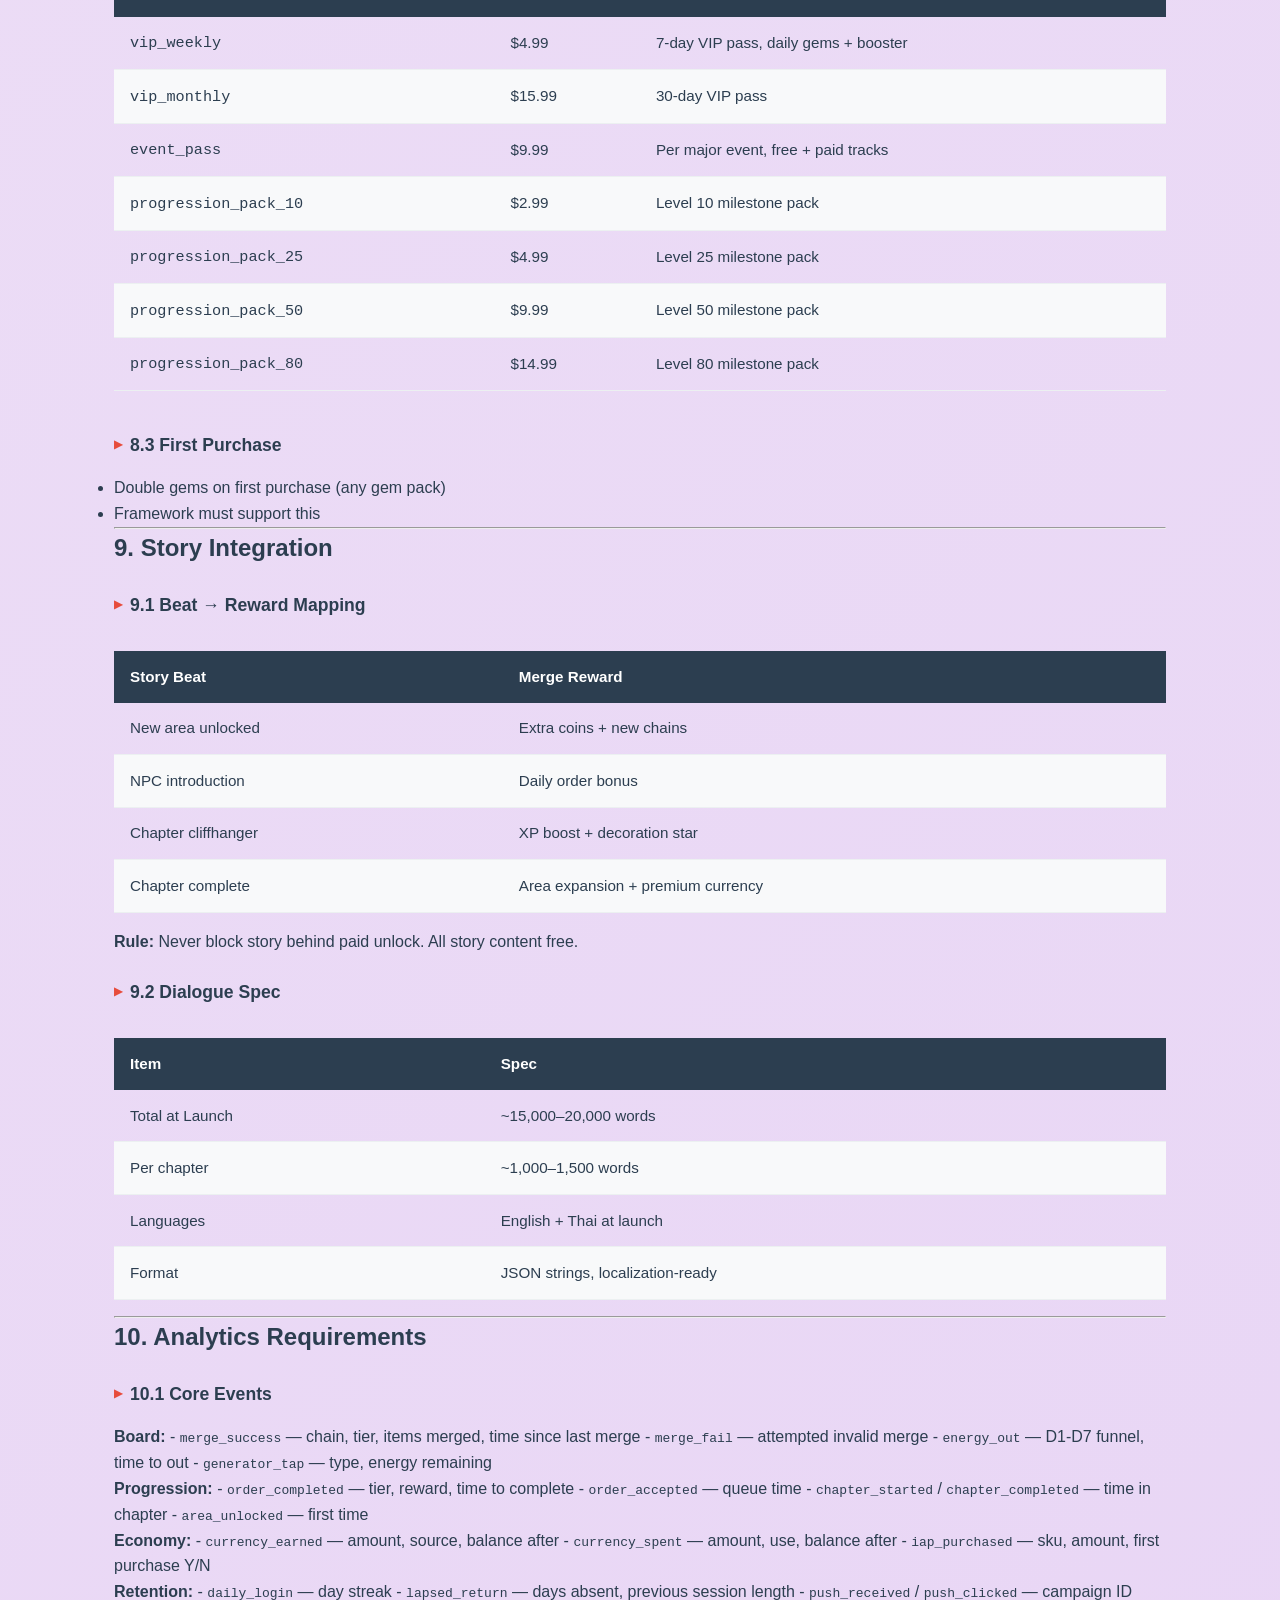
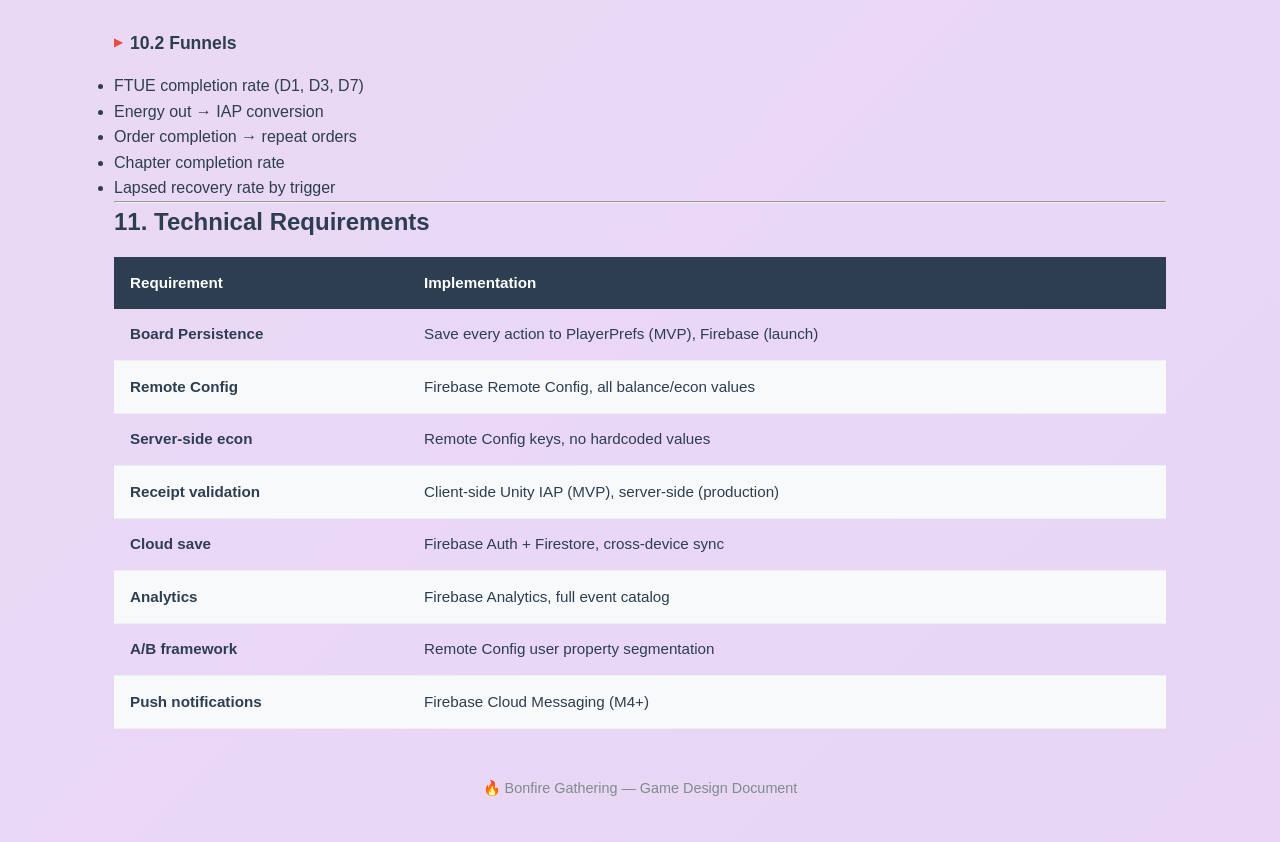
<file: public/GAME_DESIGN_DOC.html>
<!DOCTYPE html>
<html lang="en">
<head>
<meta charset="UTF-8">
<meta name="viewport" content="width=device-width, initial-scale=1.0">
<title>Game Design Document</title>
<style>
  :root {
    --primary: #8e44ad;
    --primary-dark: #6c3483;
    --secondary: #2c3e50;
    --accent: #e74c3c;
    --bg-light: #f5eef8;
    --bg-card: #ffffff;
    --text: #2c3e50;
    --text-light: #7f8c8d;
    --border: #ecf0f1;
    --success: #27ae60;
    --warning: #f39c12;
  }
  * { box-sizing: border-box; margin: 0; padding: 0; }
  body { font-family: -apple-system, BlinkMacSystemFont, 'Segoe UI', Roboto, sans-serif; background: linear-gradient(135deg, var(--bg-light) 0%, #e8d5f5 100%); color: var(--text); line-height: 1.6; min-height: 100vh; }
  .container { max-width: 1100px; margin: 0 auto; padding: 2rem 1.5rem; }
  header { text-align: center; padding: 3rem 1rem; background: linear-gradient(135deg, var(--secondary) 0%, #1a252f 100%); color: white; border-radius: 16px; margin-bottom: 2rem; position: relative; overflow: hidden; }
  header::before { content: ''; position: absolute; top: -50%; left: -50%; width: 200%; height: 200%; background: radial-gradient(circle, rgba(142,68,173,0.15) 0%, transparent 50%); animation: glow 8s ease-in-out infinite; }
  @keyframes glow { 0%, 100% { transform: scale(1); opacity: 0.5; } 50% { transform: scale(1.1); opacity: 0.8; } }
  header h1 { font-size: 2.2rem; font-weight: 700; margin-bottom: 0.5rem; position: relative; }
  .back-btn { display: inline-flex; align-items: center; gap: 0.5rem; background: rgba(255,255,255,0.15); color: white; padding: 0.5rem 1rem; border-radius: 20px; text-decoration: none; font-size: 0.9rem; margin-bottom: 1rem; transition: all 0.2s; }
  .back-btn:hover { background: rgba(255,255,255,0.25); }
  header p { opacity: 0.9; font-size: 1rem; }
  .header-badge { display: inline-block; background: var(--primary); color: white; padding: 0.5rem 1.5rem; border-radius: 25px; font-weight: 600; margin-top: 1rem; }
  nav { background: var(--bg-card); border-radius: 12px; padding: 1rem; margin-bottom: 2rem; box-shadow: 0 2px 12px rgba(0,0,0,0.06); position: sticky; top: 1rem; z-index: 100; }
  nav ul { display: flex; flex-wrap: wrap; gap: 0.5rem; list-style: none; justify-content: center; }
  nav a { text-decoration: none; color: var(--text); padding: 0.5rem 1rem; border-radius: 8px; font-size: 0.9rem; font-weight: 500; transition: all 0.2s; }
  nav a:hover { background: var(--primary); color: white; }
  section { background: var(--bg-card); border-radius: 16px; padding: 2rem; margin-bottom: 1.5rem; box-shadow: 0 4px 20px rgba(0,0,0,0.06); }
  section h2 { color: var(--secondary); font-size: 1.4rem; margin-bottom: 1.5rem; padding-bottom: 0.75rem; border-bottom: 3px solid var(--primary); display: flex; align-items: center; gap: 0.75rem; }
  section h2 .icon { font-size: 1.5rem; }
  h3 { color: var(--secondary); font-size: 1.1rem; margin: 1.5rem 0 1rem; display: flex; align-items: center; gap: 0.5rem; }
  h3::before { content: '▶'; color: var(--accent); font-size: 0.7rem; }
  .table-wrap { overflow-x: auto; }
  table { width: 100%; border-collapse: collapse; margin: 1rem 0; font-size: 0.95rem; }
  th { background: var(--secondary); color: white; padding: 0.85rem 1rem; text-align: left; font-weight: 600; }
  td { padding: 0.85rem 1rem; border-bottom: 1px solid var(--border); }
  tr:nth-child(even) { background: #f8f9fa; }
  tr:hover { background: #f5eef8; }
  .highlight-row { background: #f5eef8 !important; }
  .info-grid { display: grid; grid-template-columns: repeat(auto-fit, minmax(280px, 1fr)); gap: 1rem; margin: 1rem 0; }
  .info-card { background: linear-gradient(135deg, #f8f9fa 0%, #ecf0f1 100%); border-radius: 12px; padding: 1.25rem; border-left: 4px solid var(--primary); }
  .info-card h4 { color: var(--secondary); margin-bottom: 0.75rem; }
  .info-card p { color: var(--text-light); font-size: 0.9rem; }
  footer { text-align: center; padding: 2rem; color: var(--text-light); font-size: 0.9rem; }
  @media (max-width: 768px) { header h1 { font-size: 1.8rem; } section { padding: 1.25rem; } }
</style>
</head>
<body>
<div class="container">
<header>
  <a href="index.html" class="back-btn">← Back to Hub</a>
  <h1>Game Design Document</h1>
  <p>Bonfire Gathering — Merge-2 Casual F2P Puzzle Game</p>
</header>
<article>
<h1>Game Design Document — Bonfire Gathering</h1>
<p><strong>Project:</strong> Merge-2 Casual F2P Puzzle Game
<strong>Version:</strong> Full Launch (7–7.5 Month)
<strong>Last Updated:</strong> 2026-05-21</p>
<hr />
<h2>1. Overview</h2>
<h3>1.1 Game Concept</h3>
<p><strong>Bonfire Gathering</strong> is a narrative-driven Merge-2 puzzle game set in a Thai-inspired coastal village with light magical elements. Players merge items to complete NPC orders, unlock story chapters, and decorate areas. The game balances cozy aesthetics with light mystery cliffhangers to drive retention.</p>
<p><strong>Core Loop:</strong></p>
<pre><code>Merge Items → Complete Orders → Earn Coins → Unlock Areas → Board Energy Gate → Repeat
</code></pre>
<p><strong>Retention Drivers:</strong> Chapter cliffhangers + decoration progress + chain completion</p>
<p><strong>Benchmark Games:</strong>
- Gossip Harbor (SAYGAMES/FIRECRAFT) — Narrative-heavy, mystery reveals
- Travel Town (MAGMATIC GAMES) — Board clarity, onboarding
- Seaside Escape (MATCHINGHAM) — Event design, piggy economy
- Merge Mansion (METACORE) — Core merge tuning</p>
<h3>1.2 Platforms &amp; Timeline</h3>
<div class="table-wrap"><table>
<thead>
<tr>
<th>Item</th>
<th>Spec</th>
</tr>
</thead>
<tbody>
<tr>
<td>Platforms</td>
<td>Android first, iOS second</td>
</tr>
<tr>
<td>Engine</td>
<td>Unity 2021 LTS+</td>
</tr>
<tr>
<td>Languages</td>
<td>English + Thai at launch</td>
</tr>
<tr>
<td>Dev Timeline</td>
<td>6 months to soft launch, 12 months to full launch</td>
</tr>
<tr>
<td>Target</td>
<td>Global audience (not Thailand-exclusive)</td>
</tr>
</tbody>
</table></div>
<hr />
<h2>2. Core Mechanics</h2>
<h3>2.1 Board System</h3>
<div class="table-wrap"><table>
<thead>
<tr>
<th>Item</th>
<th>Spec</th>
</tr>
</thead>
<tbody>
<tr>
<td>Grid Size</td>
<td>7×9 (63 cells)</td>
</tr>
<tr>
<td>Cell States</td>
<td>Empty, Occupied, Locked, Generator</td>
</tr>
<tr>
<td>Interaction</td>
<td>Drag-drop merge, tap generator</td>
</tr>
<tr>
<td>Persistence</td>
<td>Save on every action, load on launch</td>
</tr>
</tbody>
</table></div>
<h3>2.2 Merge System</h3>
<div class="table-wrap"><table>
<thead>
<tr>
<th>Item</th>
<th>Spec</th>
</tr>
</thead>
<tbody>
<tr>
<td>Rule</td>
<td>2-to-1 — merge 2 items of same tier into 1 of next tier</td>
</tr>
<tr>
<td>Direction</td>
<td>Lower tier → Higher tier only</td>
</tr>
<tr>
<td>Chains</td>
<td>20 chains (MVP), 30 chains (post-launch)</td>
</tr>
<tr>
<td>Tiers per chain</td>
<td>10 live (MVP), 15 live (Beta), 20 authored</td>
</tr>
<tr>
<td>Merge animation</td>
<td>Pop + glow effect, 300ms</td>
</tr>
</tbody>
</table></div>
<p><strong>Merge Validation:</strong>
- Both items must be same chain AND same tier
- Result item placed at tap/drop position
- If target position occupied, find nearest empty cell</p>
<h3>2.3 Energy System</h3>
<div class="table-wrap"><table>
<thead>
<tr>
<th>Item</th>
<th>Spec</th>
</tr>
</thead>
<tbody>
<tr>
<td>Cap</td>
<td>100</td>
</tr>
<tr>
<td>Regen</td>
<td>1 per 2 min (~3.5h full recharge)</td>
</tr>
<tr>
<td>Generator tap cost</td>
<td>1 energy</td>
</tr>
<tr>
<td>Overflow</td>
<td>Cap at 100, no overflow</td>
</tr>
<tr>
<td>Persistence</td>
<td>Save timestamp + energy on exit, calc on return</td>
</tr>
</tbody>
</table></div>
<p><strong>Energy Flow:</strong>
1. Player taps generator → check energy ≥ 1
2. Deduct 1 energy → trigger generator production
3. Spawn item → start regen timer
4. On timer complete → generator ready for next tap</p>
<h3>2.4 Generator System</h3>
<div class="table-wrap"><table>
<thead>
<tr>
<th>Item</th>
<th>Spec</th>
</tr>
</thead>
<tbody>
<tr>
<td>Output</td>
<td>Tier 1-2 items</td>
</tr>
<tr>
<td>Types</td>
<td>3 types per area (9 total MVP)</td>
</tr>
<tr>
<td>Regen times</td>
<td>30s, 60s, 120s (varies by generator)</td>
</tr>
<tr>
<td>Tap-unlock</td>
<td>Tap → produce → cooldown</td>
</tr>
</tbody>
</table></div>
<p><strong>Generator Behavior:</strong>
- Visual indicator when ready (glow/particle)
- Cooldown overlay shows time remaining
- Tap to collect → item spawns adjacent or at selected position</p>
<hr />
<h2>3. Meta Systems</h2>
<h3>3.1 NPC Orders</h3>
<div class="table-wrap"><table>
<thead>
<tr>
<th>Item</th>
<th>Spec</th>
</tr>
</thead>
<tbody>
<tr>
<td>Queue</td>
<td>Max 3 pending orders</td>
</tr>
<tr>
<td>Order types</td>
<td>Main story orders + side orders (daily/weekly)</td>
</tr>
<tr>
<td>Reward</td>
<td>Coins + Story progress + Decoration stars + XP</td>
</tr>
<tr>
<td>Scaling</td>
<td>Early: tier 2-3, Mid: tier 5-7, Late: tier 12-15</td>
</tr>
</tbody>
</table></div>
<p><strong>Order Queue Behavior:</strong>
- New order appears when slot available
- Player can refresh (costs gems) or wait (auto-refill timer)
- Side orders reset daily/weekly with bonus rewards</p>
<p><strong>Reward Structure:</strong>
| Order Tier | Coins | XP | Decoration Stars |
|---|---|---|---|
| 1-3 (Early) | 50-100 | 10-20 | 1-2 |
| 4-6 (Mid) | 150-300 | 30-50 | 3-5 |
| 7-10 (Late) | 500-1000 | 100-200 | 10-20 |</p>
<h3>3.2 Decoration Layer</h3>
<div class="table-wrap"><table>
<thead>
<tr>
<th>Item</th>
<th>Spec</th>
</tr>
</thead>
<tbody>
<tr>
<td>Areas at MVP</td>
<td>3 areas</td>
</tr>
<tr>
<td>Areas at full</td>
<td>6 areas</td>
</tr>
<tr>
<td>Stars</td>
<td>Earned per order completed</td>
</tr>
<tr>
<td>Style options</td>
<td>3 per decor slot (cosmetic)</td>
</tr>
<tr>
<td>Upgrade states</td>
<td>Multiple per area</td>
</tr>
</tbody>
</table></div>
<p><strong>3 MVP Areas:</strong>
1. <strong>ร้านผ้าโบราณ (The Old Fabric Shop)</strong> — Inherited craft shop
2. <strong>สวนริมคลอง (The Canal Garden)</strong> — Garden by the water
3. <strong>บ้านของผีเล็ก (The Friendly Spirits' Home)</strong> — Helpful house guardians</p>
<h3>3.3 Storage</h3>
<div class="table-wrap"><table>
<thead>
<tr>
<th>Item</th>
<th>Spec</th>
</tr>
</thead>
<tbody>
<tr>
<td>Off-board slots</td>
<td>20 (MVP)</td>
</tr>
<tr>
<td>Expandable</td>
<td>Via IAP (additional 10 slots)</td>
</tr>
<tr>
<td>Behavior</td>
<td>Store excess items, drag back to board</td>
</tr>
</tbody>
</table></div>
<hr />
<h2>4. Currency &amp; Economy</h2>
<h3>4.1 Currency System</h3>
<div class="table-wrap"><table>
<thead>
<tr>
<th>Currency</th>
<th>Source</th>
<th>Use</th>
</tr>
</thead>
<tbody>
<tr>
<td><strong>Coins</strong></td>
<td>Orders, achievements, daily login</td>
<td>Board upgrades, decorations, IAP</td>
</tr>
<tr>
<td><strong>Gems (free)</strong></td>
<td>Daily login, milestones, slow earn</td>
<td>Refresh orders, expand storage, IAP</td>
</tr>
<tr>
<td><strong>Gems (paid)</strong></td>
<td>Purchased via IAP</td>
<td>Same as free gems</td>
</tr>
</tbody>
</table></div>
<p><strong>Gem to Coin Rate:</strong> 1 gem ≈ 50 coins (configurable via Remote Config)</p>
<h3>4.2 Balance Parameters</h3>
<div class="table-wrap"><table>
<thead>
<tr>
<th>Item</th>
<th>Value</th>
</tr>
</thead>
<tbody>
<tr>
<td>Energy refill (small)</td>
<td>$0.99 → 50 energy</td>
</tr>
<tr>
<td>Energy refill (medium)</td>
<td>$2.99 → 200 energy</td>
</tr>
<tr>
<td>Energy refill (large)</td>
<td>$4.99 → 500 energy</td>
</tr>
<tr>
<td>Storage expansion</td>
<td>100 gems → 10 slots</td>
</tr>
<tr>
<td>Order refresh</td>
<td>10 gems</td>
</tr>
<tr>
<td>Generator speed-up</td>
<td>5 gems</td>
</tr>
<tr>
<td>Piggy unlock (small)</td>
<td>$4.99</td>
</tr>
<tr>
<td>Piggy unlock (medium)</td>
<td>$9.99</td>
</tr>
<tr>
<td>Piggy unlock (large)</td>
<td>$19.99</td>
</tr>
</tbody>
</table></div>
<hr />
<h2>5. Progression</h2>
<h3>5.1 Chapter Unlock</h3>
<div class="table-wrap"><table>
<thead>
<tr>
<th>Chapter</th>
<th>Unlock Requirement</th>
<th>New Content</th>
</tr>
</thead>
<tbody>
<tr>
<td>1</td>
<td>Start</td>
<td>Area 1, 3 chains</td>
</tr>
<tr>
<td>2</td>
<td>Complete Ch1 orders</td>
<td>Area 1 expanded</td>
</tr>
<tr>
<td>3</td>
<td>Complete Ch2 orders</td>
<td>Area 2, 5 chains</td>
</tr>
<tr>
<td>4</td>
<td>Complete Ch3 orders</td>
<td>Area 3, 7 chains</td>
</tr>
<tr>
<td>5</td>
<td>Complete Ch4 orders</td>
<td>All areas, 10 chains</td>
</tr>
<tr>
<td>6-7</td>
<td>Complete Ch5 orders</td>
<td>Additional chapters</td>
</tr>
<tr>
<td>8-15</td>
<td>Progressive unlock</td>
<td>Full story arc via live content</td>
</tr>
</tbody>
</table></div>
<p><strong>Total: 15 Chapters</strong> — Full story "Lantern &amp; Legend" delivered at launch over 7–7.5 month development cycle.</p>
<h3>5.2 Chain Unlocks</h3>
<ul>
<li>Start: 3 chains unlocked</li>
<li>New chain per chapter completed</li>
<li>Bonus chains from side quests</li>
</ul>
<hr />
<h2>6. Retention Systems</h2>
<h3>6.1 FTUE (First-Time User Experience)</h3>
<div class="table-wrap"><table>
<thead>
<tr>
<th>Item</th>
<th>Spec</th>
</tr>
</thead>
<tbody>
<tr>
<td>Duration</td>
<td>15 min mandatory</td>
</tr>
<tr>
<td>Structure</td>
<td>Guided merge → order complete → area unlock</td>
</tr>
<tr>
<td>Skippable</td>
<td>No (core mechanics must be taught)</td>
</tr>
<tr>
<td>Elements</td>
<td>Board basics, merge, generator, order, first decoration</td>
</tr>
</tbody>
</table></div>
<h3>6.2 D1-D7 Pacing</h3>
<div class="table-wrap"><table>
<thead>
<tr>
<th>Day</th>
<th>Content</th>
</tr>
</thead>
<tbody>
<tr>
<td>D1</td>
<td>Chapter 1 complete, 1 area unlocked</td>
</tr>
<tr>
<td>D2</td>
<td>Chapter 2 starts, 2-3 orders/day</td>
</tr>
<tr>
<td>D3-4</td>
<td>Chapter 2-3, daily orders visible</td>
</tr>
<tr>
<td>D5-7</td>
<td>Chapter 3-4, weekend event possible</td>
</tr>
</tbody>
</table></div>
<h3>6.3 Daily Loop</h3>
<div class="table-wrap"><table>
<thead>
<tr>
<th>Item</th>
<th>Spec</th>
</tr>
</thead>
<tbody>
<tr>
<td>Login calendar</td>
<td>Day 1-7 rewards, repeat on 7-day cycle</td>
</tr>
<tr>
<td>Daily order</td>
<td>1 main order refresh/day</td>
</tr>
<tr>
<td>Daily free booster</td>
<td>1 free generator speed-up/day</td>
</tr>
<tr>
<td>Daily challenge</td>
<td>Optional extra rewards</td>
</tr>
</tbody>
</table></div>
<h3>6.4 Weekly Loop</h3>
<div class="table-wrap"><table>
<thead>
<tr>
<th>Item</th>
<th>Spec</th>
</tr>
</thead>
<tbody>
<tr>
<td>Weekly challenge</td>
<td>Harder orders, bonus coins</td>
</tr>
<tr>
<td>Weekend event</td>
<td>Ranking/Collection/Banner type</td>
</tr>
<tr>
<td>Side order refresh</td>
<td>Weekly bonus rewards</td>
</tr>
</tbody>
</table></div>
<h3>6.5 Push Triggers</h3>
<div class="table-wrap"><table>
<thead>
<tr>
<th>Trigger</th>
<th>Timing</th>
<th>Message Theme</th>
</tr>
</thead>
<tbody>
<tr>
<td>Energy full</td>
<td>On full</td>
<td>"Ready to play!"</td>
</tr>
<tr>
<td>Order ready</td>
<td>On ready</td>
<td>"Someone needs your help"</td>
</tr>
<tr>
<td>Chapter available</td>
<td>On unlock</td>
<td>"New chapter awaits"</td>
</tr>
<tr>
<td>Daily event</td>
<td>9:00 AM local</td>
<td>"Daily challenge available"</td>
</tr>
<tr>
<td>Lapsed (1 day)</td>
<td>Day 2 no login</td>
<td>"Your friends miss you"</td>
</tr>
<tr>
<td>Lapsed (3 days)</td>
<td>Day 4 no login</td>
<td>"Special offer just for you"</td>
</tr>
<tr>
<td>Lapsed (7 days)</td>
<td>Day 8 no login</td>
<td>"Welcome back!" + win-back offer</td>
</tr>
<tr>
<td>Booster expire</td>
<td>24h before</td>
<td>"Your booster is about to expire"</td>
</tr>
<tr>
<td>Event ending</td>
<td>2h before</td>
<td>"Event ending soon!"</td>
</tr>
<tr>
<td>New content</td>
<td>On release</td>
<td>"New area unlocked!"</td>
</tr>
</tbody>
</table></div>
<hr />
<h2>7. Event Framework</h2>
<h3>6 Event Types (Post-MVP)</h3>
<div class="table-wrap"><table>
<thead>
<tr>
<th>Type</th>
<th>Description</th>
</tr>
</thead>
<tbody>
<tr>
<td><strong>Login</strong></td>
<td>Daily login rewards, streak bonuses</td>
</tr>
<tr>
<td><strong>Ranking</strong></td>
<td>Leaderboard competition, top % rewards</td>
</tr>
<tr>
<td><strong>Collection</strong></td>
<td>Collect X items from category, bonus rewards</td>
</tr>
<tr>
<td><strong>Banner</strong></td>
<td>Progress bar, track toward goal, tiered rewards</td>
</tr>
<tr>
<td><strong>Mission</strong></td>
<td>Complete specific tasks, sequential rewards</td>
</tr>
<tr>
<td><strong>Milestone</strong></td>
<td>Reach X total, celebrate with bonus</td>
</tr>
</tbody>
</table></div>
<p><strong>MVP (M4):</strong> Daily rewards + weekend events (Ranking, Banner, Mission types)</p>
<p><strong>Full (M12):</strong> All 6 event types</p>
<hr />
<h2>8. IAP Integration</h2>
<h3>8.1 MVP IAP</h3>
<div class="table-wrap"><table>
<thead>
<tr>
<th>SKU</th>
<th>Price</th>
<th>Contents</th>
</tr>
</thead>
<tbody>
<tr>
<td><code>energy_small</code></td>
<td>$0.99</td>
<td>50 energy</td>
</tr>
<tr>
<td><code>energy_medium</code></td>
<td>$2.99</td>
<td>200 energy</td>
</tr>
<tr>
<td><code>energy_large</code></td>
<td>$4.99</td>
<td>500 energy</td>
</tr>
<tr>
<td><code>starter_pack</code></td>
<td>$0.99</td>
<td>First-time only, 72h window, gems + coins + booster</td>
</tr>
<tr>
<td><code>piggy_small</code></td>
<td>$4.99</td>
<td>Accumulated coins (2x multiplier)</td>
</tr>
<tr>
<td><code>piggy_medium</code></td>
<td>$9.99</td>
<td>Accumulated coins (3x multiplier)</td>
</tr>
<tr>
<td><code>piggy_large</code></td>
<td>$19.99</td>
<td>Accumulated coins (4x multiplier)</td>
</tr>
<tr>
<td><code>gem_pack_1</code></td>
<td>$0.99</td>
<td>50 gems</td>
</tr>
<tr>
<td><code>gem_pack_2</code></td>
<td>$2.99</td>
<td>180 gems</td>
</tr>
<tr>
<td><code>gem_pack_3</code></td>
<td>$4.99</td>
<td>350 gems</td>
</tr>
<tr>
<td><code>gem_pack_4</code></td>
<td>$9.99</td>
<td>800 gems</td>
</tr>
<tr>
<td><code>gem_pack_5</code></td>
<td>$19.99</td>
<td>2000 gems</td>
</tr>
<tr>
<td><code>gem_pack_6</code></td>
<td>$49.99</td>
<td>6000 gems</td>
</tr>
<tr>
<td><code>gem_pack_7</code></td>
<td>$99.99</td>
<td>14000 gems</td>
</tr>
</tbody>
</table></div>
<h3>8.2 Beta IAP</h3>
<div class="table-wrap"><table>
<thead>
<tr>
<th>SKU</th>
<th>Price</th>
<th>Contents</th>
</tr>
</thead>
<tbody>
<tr>
<td><code>vip_weekly</code></td>
<td>$4.99</td>
<td>7-day VIP pass, daily gems + booster</td>
</tr>
<tr>
<td><code>vip_monthly</code></td>
<td>$15.99</td>
<td>30-day VIP pass</td>
</tr>
<tr>
<td><code>event_pass</code></td>
<td>$9.99</td>
<td>Per major event, free + paid tracks</td>
</tr>
<tr>
<td><code>progression_pack_10</code></td>
<td>$2.99</td>
<td>Level 10 milestone pack</td>
</tr>
<tr>
<td><code>progression_pack_25</code></td>
<td>$4.99</td>
<td>Level 25 milestone pack</td>
</tr>
<tr>
<td><code>progression_pack_50</code></td>
<td>$9.99</td>
<td>Level 50 milestone pack</td>
</tr>
<tr>
<td><code>progression_pack_80</code></td>
<td>$14.99</td>
<td>Level 80 milestone pack</td>
</tr>
</tbody>
</table></div>
<h3>8.3 First Purchase</h3>
<ul>
<li>Double gems on first purchase (any gem pack)</li>
<li>Framework must support this</li>
</ul>
<hr />
<h2>9. Story Integration</h2>
<h3>9.1 Beat → Reward Mapping</h3>
<div class="table-wrap"><table>
<thead>
<tr>
<th>Story Beat</th>
<th>Merge Reward</th>
</tr>
</thead>
<tbody>
<tr>
<td>New area unlocked</td>
<td>Extra coins + new chains</td>
</tr>
<tr>
<td>NPC introduction</td>
<td>Daily order bonus</td>
</tr>
<tr>
<td>Chapter cliffhanger</td>
<td>XP boost + decoration star</td>
</tr>
<tr>
<td>Chapter complete</td>
<td>Area expansion + premium currency</td>
</tr>
</tbody>
</table></div>
<p><strong>Rule:</strong> Never block story behind paid unlock. All story content free.</p>
<h3>9.2 Dialogue Spec</h3>
<div class="table-wrap"><table>
<thead>
<tr>
<th>Item</th>
<th>Spec</th>
</tr>
</thead>
<tbody>
<tr>
<td>Total at Launch</td>
<td>~15,000–20,000 words</td>
</tr>
<tr>
<td>Per chapter</td>
<td>~1,000–1,500 words</td>
</tr>
<tr>
<td>Languages</td>
<td>English + Thai at launch</td>
</tr>
<tr>
<td>Format</td>
<td>JSON strings, localization-ready</td>
</tr>
</tbody>
</table></div>
<hr />
<h2>10. Analytics Requirements</h2>
<h3>10.1 Core Events</h3>
<p><strong>Board:</strong>
- <code>merge_success</code> — chain, tier, items merged, time since last merge
- <code>merge_fail</code> — attempted invalid merge
- <code>energy_out</code> — D1-D7 funnel, time to out
- <code>generator_tap</code> — type, energy remaining</p>
<p><strong>Progression:</strong>
- <code>order_completed</code> — tier, reward, time to complete
- <code>order_accepted</code> — queue time
- <code>chapter_started</code> / <code>chapter_completed</code> — time in chapter
- <code>area_unlocked</code> — first time</p>
<p><strong>Economy:</strong>
- <code>currency_earned</code> — amount, source, balance after
- <code>currency_spent</code> — amount, use, balance after
- <code>iap_purchased</code> — sku, amount, first purchase Y/N</p>
<p><strong>Retention:</strong>
- <code>daily_login</code> — day streak
- <code>lapsed_return</code> — days absent, previous session length
- <code>push_received</code> / <code>push_clicked</code> — campaign ID</p>
<h3>10.2 Funnels</h3>
<ul>
<li>FTUE completion rate (D1, D3, D7)</li>
<li>Energy out → IAP conversion</li>
<li>Order completion → repeat orders</li>
<li>Chapter completion rate</li>
<li>Lapsed recovery rate by trigger</li>
</ul>
<hr />
<h2>11. Technical Requirements</h2>
<div class="table-wrap"><table>
<thead>
<tr>
<th>Requirement</th>
<th>Implementation</th>
</tr>
</thead>
<tbody>
<tr>
<td><strong>Board Persistence</strong></td>
<td>Save every action to PlayerPrefs (MVP), Firebase (launch)</td>
</tr>
<tr>
<td><strong>Remote Config</strong></td>
<td>Firebase Remote Config, all balance/econ values</td>
</tr>
<tr>
<td><strong>Server-side econ</strong></td>
<td>Remote Config keys, no hardcoded values</td>
</tr>
<tr>
<td><strong>Receipt validation</strong></td>
<td>Client-side Unity IAP (MVP), server-side (production)</td>
</tr>
<tr>
<td><strong>Cloud save</strong></td>
<td>Firebase Auth + Firestore, cross-device sync</td>
</tr>
<tr>
<td><strong>Analytics</strong></td>
<td>Firebase Analytics, full event catalog</td>
</tr>
<tr>
<td><strong>A/B framework</strong></td>
<td>Remote Config user property segmentation</td>
</tr>
<tr>
<td><strong>Push notifications</strong></td>
<td>Firebase Cloud Messaging (M4+)</td>
</tr>
</tbody>
</table></div>
</article>
<footer>
  <p>🔥 Bonfire Gathering — Game Design Document</p>
</footer>
</div>
</body>
</html>
</file>
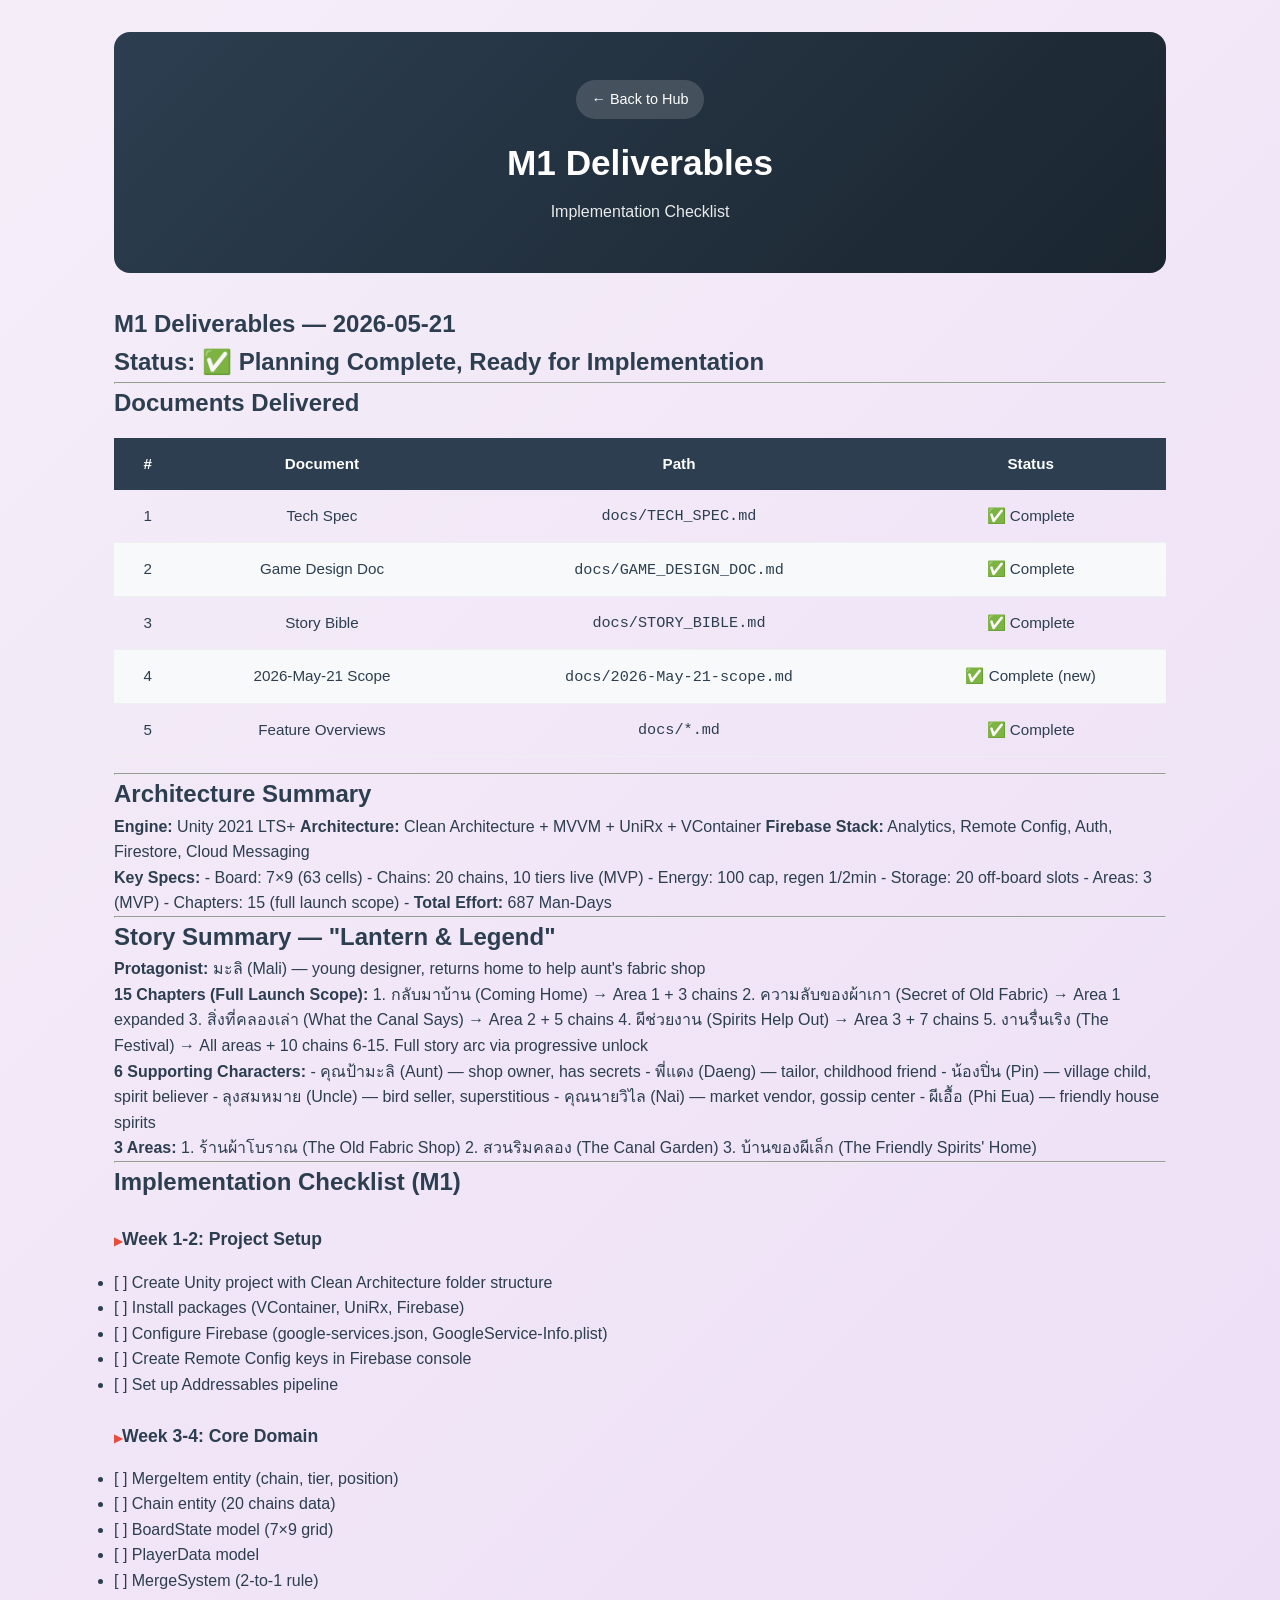
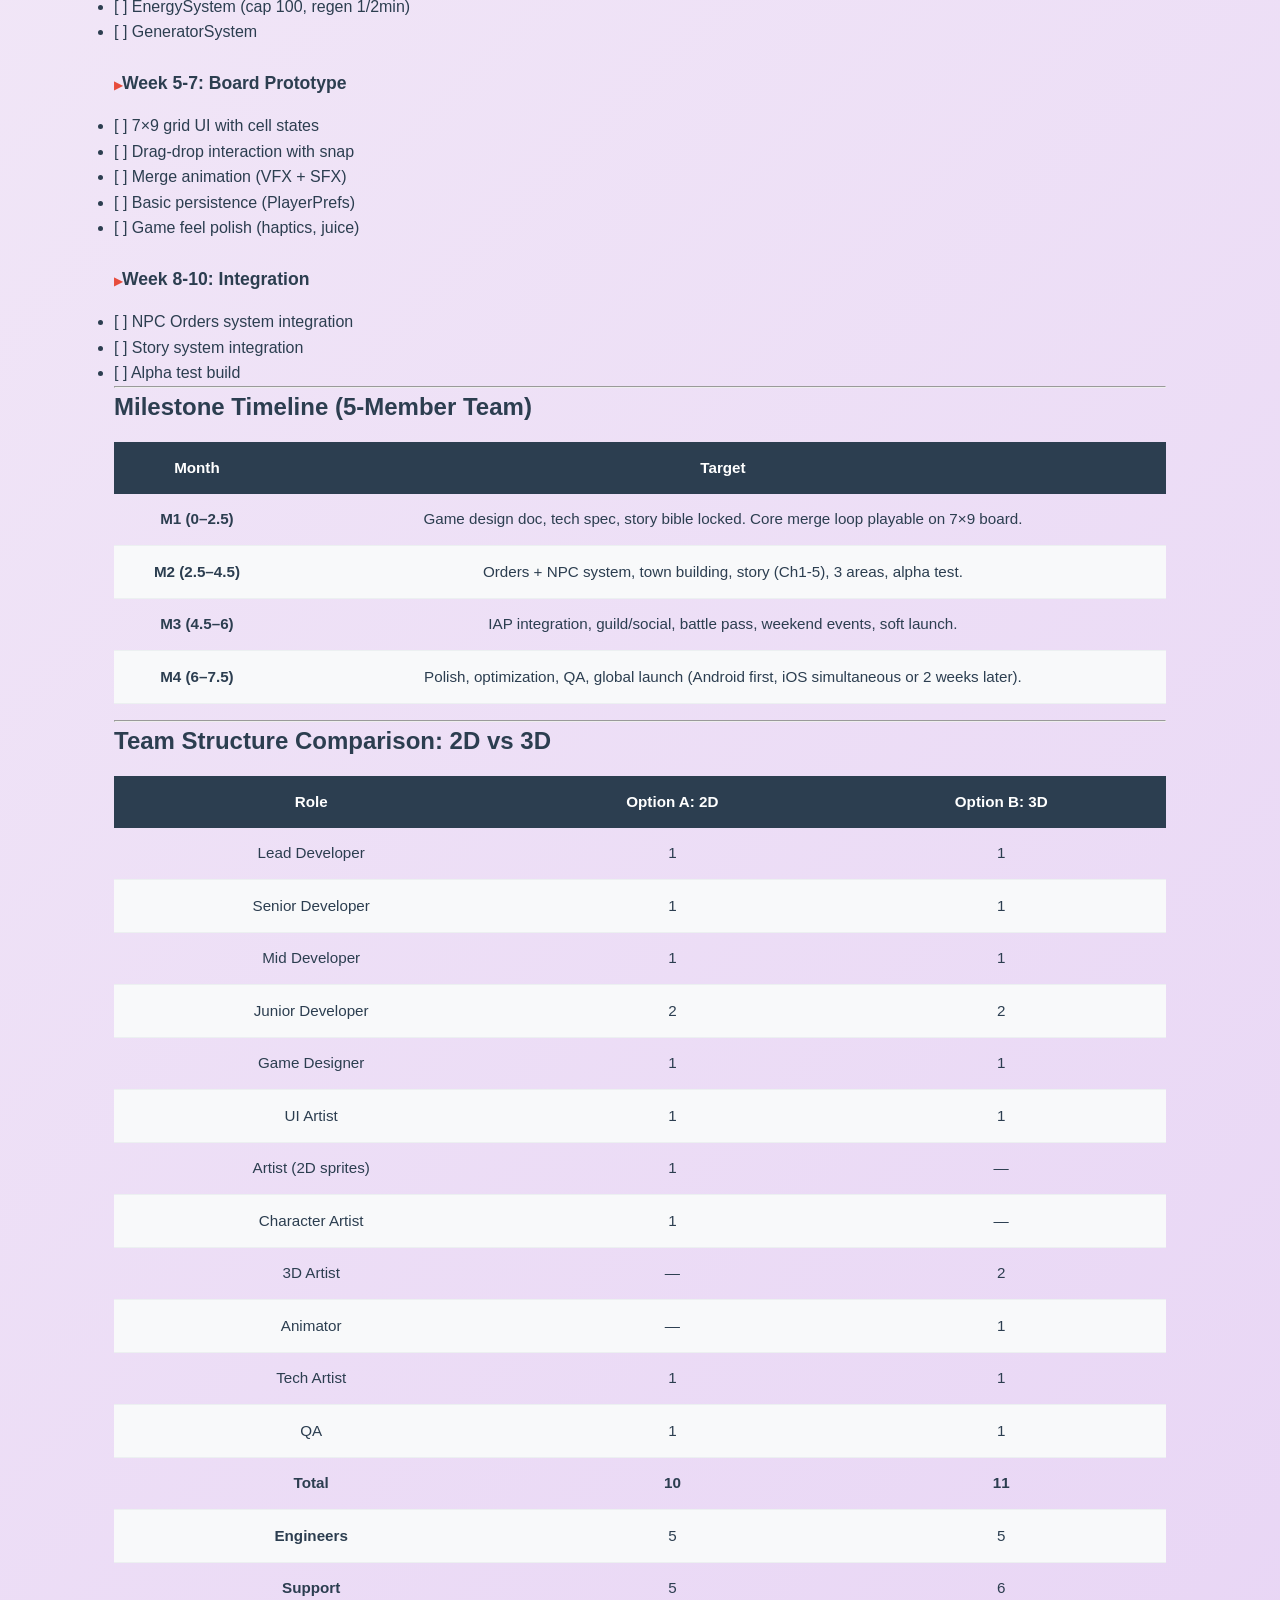
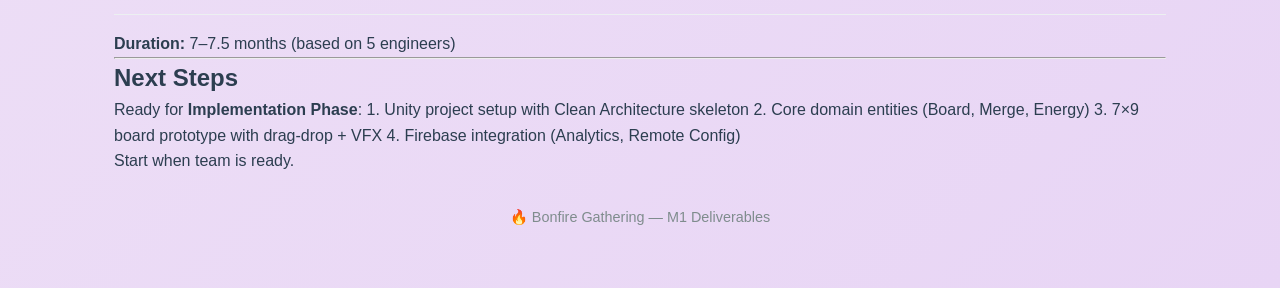
<file: public/M1_DELIVERABLES.html>
<!DOCTYPE html>
<html lang="en">
<head>
<meta charset="UTF-8">
<meta name="viewport" content="width=device-width, initial-scale=1.0">
<title>M1 Deliverables</title>
<style>
  :root { --primary: #8e44ad; --secondary: #2c3e50; --accent: #e74c3c; --bg-light: #f5eef8; --bg-card: #ffffff; --text: #2c3e50; --text-light: #7f8c8d; --border: #ecf0f1; }
  * { box-sizing: border-box; margin: 0; padding: 0; }
  body { font-family: -apple-system, BlinkMacSystemFont, sans-serif; background: linear-gradient(135deg, var(--bg-light) 0%, #e8d5f5 100%); color: var(--text); line-height: 1.6; min-height: 100vh; }
  .container { max-width: 1100px; margin: 0 auto; padding: 2rem 1.5rem; }
  header { text-align: center; padding: 3rem 1rem; background: linear-gradient(135deg, var(--secondary) 0%, #1a252f 100%); color: white; border-radius: 16px; margin-bottom: 2rem; }
  header h1 { font-size: 2.2rem; font-weight: 700; margin-bottom: 0.5rem; }
  .back-btn { display: inline-block; color: white; padding: 0.5rem 1rem; border-radius: 20px; text-decoration: none; font-size: 0.9rem; margin-bottom: 1rem; background: rgba(255,255,255,0.15); }
  header p { opacity: 0.9; }
  .header-badge { display: inline-block; background: var(--primary); color: white; padding: 0.5rem 1.5rem; border-radius: 25px; font-weight: 600; margin-top: 1rem; }
  section { background: var(--bg-card); border-radius: 16px; padding: 2rem; margin-bottom: 1.5rem; box-shadow: 0 4px 20px rgba(0,0,0,0.06); }
  section h2 { color: var(--secondary); font-size: 1.4rem; margin-bottom: 1.5rem; padding-bottom: 0.75rem; border-bottom: 3px solid var(--primary); }
  h3 { color: var(--secondary); font-size: 1.1rem; margin: 1.5rem 0 1rem; }
  h3::before { content: '▶'; color: var(--accent); font-size: 0.7rem; }
  table { width: 100%; border-collapse: collapse; margin: 1rem 0; font-size: 0.95rem; }
  th { background: var(--secondary); color: white; padding: 0.85rem 1rem; font-weight: 600; }
  td { padding: 0.85rem 1rem; border-bottom: 1px solid var(--border); text-align: center; }
  tr:nth-child(even) { background: #f8f9fa; }
  .info-card { background: linear-gradient(135deg, #f8f9fa 0%, #ecf0f1 100%); border-radius: 12px; padding: 1.25rem; border-left: 4px solid var(--primary); margin: 1rem 0; }
  .info-card h4 { color: var(--secondary); margin-bottom: 0.75rem; }
  .info-card p { color: var(--text-light); font-size: 0.9rem; }
  footer { text-align: center; padding: 2rem; color: var(--text-light); font-size: 0.9rem; }
</style>
</head>
<body>
<div class="container">
<header>
  <a href="index.html" class="back-btn">← Back to Hub</a>
  <h1>M1 Deliverables</h1>
  <p>Implementation Checklist</p>
</header>
<article><h1>M1 Deliverables — 2026-05-21</h1>
<h2>Status: ✅ Planning Complete, Ready for Implementation</h2>
<hr />
<h2>Documents Delivered</h2>
<table>
<thead>
<tr>
<th>#</th>
<th>Document</th>
<th>Path</th>
<th>Status</th>
</tr>
</thead>
<tbody>
<tr>
<td>1</td>
<td>Tech Spec</td>
<td><code>docs/TECH_SPEC.md</code></td>
<td>✅ Complete</td>
</tr>
<tr>
<td>2</td>
<td>Game Design Doc</td>
<td><code>docs/GAME_DESIGN_DOC.md</code></td>
<td>✅ Complete</td>
</tr>
<tr>
<td>3</td>
<td>Story Bible</td>
<td><code>docs/STORY_BIBLE.md</code></td>
<td>✅ Complete</td>
</tr>
<tr>
<td>4</td>
<td>2026-May-21 Scope</td>
<td><code>docs/2026-May-21-scope.md</code></td>
<td>✅ Complete (new)</td>
</tr>
<tr>
<td>5</td>
<td>Feature Overviews</td>
<td><code>docs/*.md</code></td>
<td>✅ Complete</td>
</tr>
</tbody>
</table>
<hr />
<h2>Architecture Summary</h2>
<p><strong>Engine:</strong> Unity 2021 LTS+
<strong>Architecture:</strong> Clean Architecture + MVVM + UniRx + VContainer
<strong>Firebase Stack:</strong> Analytics, Remote Config, Auth, Firestore, Cloud Messaging</p>
<p><strong>Key Specs:</strong>
- Board: 7×9 (63 cells)
- Chains: 20 chains, 10 tiers live (MVP)
- Energy: 100 cap, regen 1/2min
- Storage: 20 off-board slots
- Areas: 3 (MVP)
- Chapters: 15 (full launch scope)
- <strong>Total Effort:</strong> 687 Man-Days</p>
<hr />
<h2>Story Summary — "Lantern &amp; Legend"</h2>
<p><strong>Protagonist:</strong> มะลิ (Mali) — young designer, returns home to help aunt's fabric shop</p>
<p><strong>15 Chapters (Full Launch Scope):</strong>
1. กลับมาบ้าน (Coming Home) → Area 1 + 3 chains
2. ความลับของผ้าเกา (Secret of Old Fabric) → Area 1 expanded
3. สิ่งที่คลองเล่า (What the Canal Says) → Area 2 + 5 chains
4. ผีช่วยงาน (Spirits Help Out) → Area 3 + 7 chains
5. งานรื่นเริง (The Festival) → All areas + 10 chains
6-15. Full story arc via progressive unlock</p>
<p><strong>6 Supporting Characters:</strong>
- คุณป้ามะลิ (Aunt) — shop owner, has secrets
- พี่แดง (Daeng) — tailor, childhood friend
- น้องปิ่น (Pin) — village child, spirit believer
- ลุงสมหมาย (Uncle) — bird seller, superstitious
- คุณนายวิไล (Nai) — market vendor, gossip center
- ผีเอื้อ (Phi Eua) — friendly house spirits</p>
<p><strong>3 Areas:</strong>
1. ร้านผ้าโบราณ (The Old Fabric Shop)
2. สวนริมคลอง (The Canal Garden)
3. บ้านของผีเล็ก (The Friendly Spirits' Home)</p>
<hr />
<h2>Implementation Checklist (M1)</h2>
<h3>Week 1-2: Project Setup</h3>
<ul>
<li>[ ] Create Unity project with Clean Architecture folder structure</li>
<li>[ ] Install packages (VContainer, UniRx, Firebase)</li>
<li>[ ] Configure Firebase (google-services.json, GoogleService-Info.plist)</li>
<li>[ ] Create Remote Config keys in Firebase console</li>
<li>[ ] Set up Addressables pipeline</li>
</ul>
<h3>Week 3-4: Core Domain</h3>
<ul>
<li>[ ] MergeItem entity (chain, tier, position)</li>
<li>[ ] Chain entity (20 chains data)</li>
<li>[ ] BoardState model (7×9 grid)</li>
<li>[ ] PlayerData model</li>
<li>[ ] MergeSystem (2-to-1 rule)</li>
<li>[ ] EnergySystem (cap 100, regen 1/2min)</li>
<li>[ ] GeneratorSystem</li>
</ul>
<h3>Week 5-7: Board Prototype</h3>
<ul>
<li>[ ] 7×9 grid UI with cell states</li>
<li>[ ] Drag-drop interaction with snap</li>
<li>[ ] Merge animation (VFX + SFX)</li>
<li>[ ] Basic persistence (PlayerPrefs)</li>
<li>[ ] Game feel polish (haptics, juice)</li>
</ul>
<h3>Week 8-10: Integration</h3>
<ul>
<li>[ ] NPC Orders system integration</li>
<li>[ ] Story system integration</li>
<li>[ ] Alpha test build</li>
</ul>
<hr />
<h2>Milestone Timeline (5-Member Team)</h2>
<table>
<thead>
<tr>
<th>Month</th>
<th>Target</th>
</tr>
</thead>
<tbody>
<tr>
<td><strong>M1 (0–2.5)</strong></td>
<td>Game design doc, tech spec, story bible locked. Core merge loop playable on 7×9 board.</td>
</tr>
<tr>
<td><strong>M2 (2.5–4.5)</strong></td>
<td>Orders + NPC system, town building, story (Ch1-5), 3 areas, alpha test.</td>
</tr>
<tr>
<td><strong>M3 (4.5–6)</strong></td>
<td>IAP integration, guild/social, battle pass, weekend events, soft launch.</td>
</tr>
<tr>
<td><strong>M4 (6–7.5)</strong></td>
<td>Polish, optimization, QA, global launch (Android first, iOS simultaneous or 2 weeks later).</td>
</tr>
</tbody>
</table>
<hr />
<h2>Team Structure Comparison: 2D vs 3D</h2>
<table>
<thead>
<tr>
<th>Role</th>
<th style="text-align: center;">Option A: 2D</th>
<th style="text-align: center;">Option B: 3D</th>
</tr>
</thead>
<tbody>
<tr>
<td>Lead Developer</td>
<td style="text-align: center;">1</td>
<td style="text-align: center;">1</td>
</tr>
<tr>
<td>Senior Developer</td>
<td style="text-align: center;">1</td>
<td style="text-align: center;">1</td>
</tr>
<tr>
<td>Mid Developer</td>
<td style="text-align: center;">1</td>
<td style="text-align: center;">1</td>
</tr>
<tr>
<td>Junior Developer</td>
<td style="text-align: center;">2</td>
<td style="text-align: center;">2</td>
</tr>
<tr>
<td>Game Designer</td>
<td style="text-align: center;">1</td>
<td style="text-align: center;">1</td>
</tr>
<tr>
<td>UI Artist</td>
<td style="text-align: center;">1</td>
<td style="text-align: center;">1</td>
</tr>
<tr>
<td>Artist (2D sprites)</td>
<td style="text-align: center;">1</td>
<td style="text-align: center;">—</td>
</tr>
<tr>
<td>Character Artist</td>
<td style="text-align: center;">1</td>
<td style="text-align: center;">—</td>
</tr>
<tr>
<td>3D Artist</td>
<td style="text-align: center;">—</td>
<td style="text-align: center;">2</td>
</tr>
<tr>
<td>Animator</td>
<td style="text-align: center;">—</td>
<td style="text-align: center;">1</td>
</tr>
<tr>
<td>Tech Artist</td>
<td style="text-align: center;">1</td>
<td style="text-align: center;">1</td>
</tr>
<tr>
<td>QA</td>
<td style="text-align: center;">1</td>
<td style="text-align: center;">1</td>
</tr>
<tr>
<td><strong>Total</strong></td>
<td style="text-align: center;"><strong>10</strong></td>
<td style="text-align: center;"><strong>11</strong></td>
</tr>
<tr>
<td><strong>Engineers</strong></td>
<td style="text-align: center;">5</td>
<td style="text-align: center;">5</td>
</tr>
<tr>
<td><strong>Support</strong></td>
<td style="text-align: center;">5</td>
<td style="text-align: center;">6</td>
</tr>
</tbody>
</table>
<p><strong>Duration:</strong> 7–7.5 months (based on 5 engineers)</p>
<hr />
<h2>Next Steps</h2>
<p>Ready for <strong>Implementation Phase</strong>:
1. Unity project setup with Clean Architecture skeleton
2. Core domain entities (Board, Merge, Energy)
3. 7×9 board prototype with drag-drop + VFX
4. Firebase integration (Analytics, Remote Config)</p>
<p>Start when team is ready.</p></article>
<footer><p>🔥 Bonfire Gathering — M1 Deliverables</p></footer>
</div>
</body>
</html>
</file>
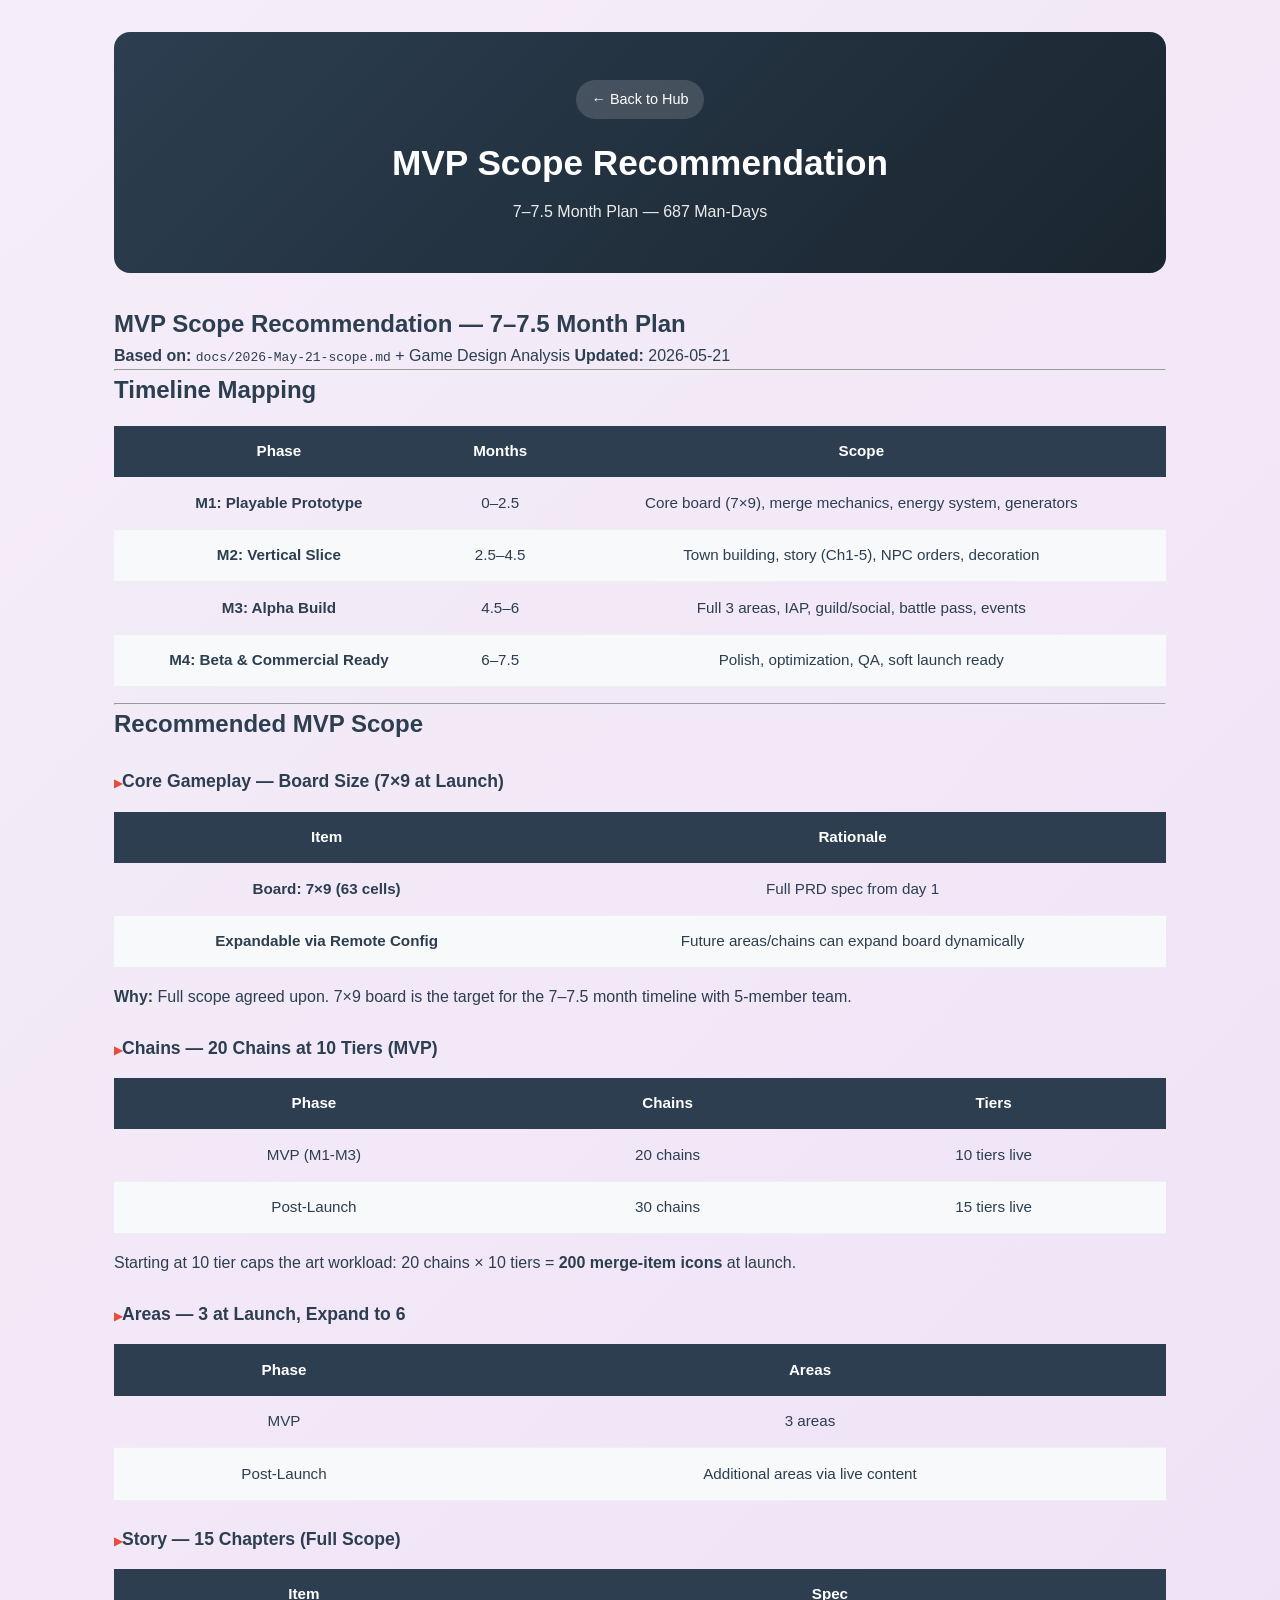
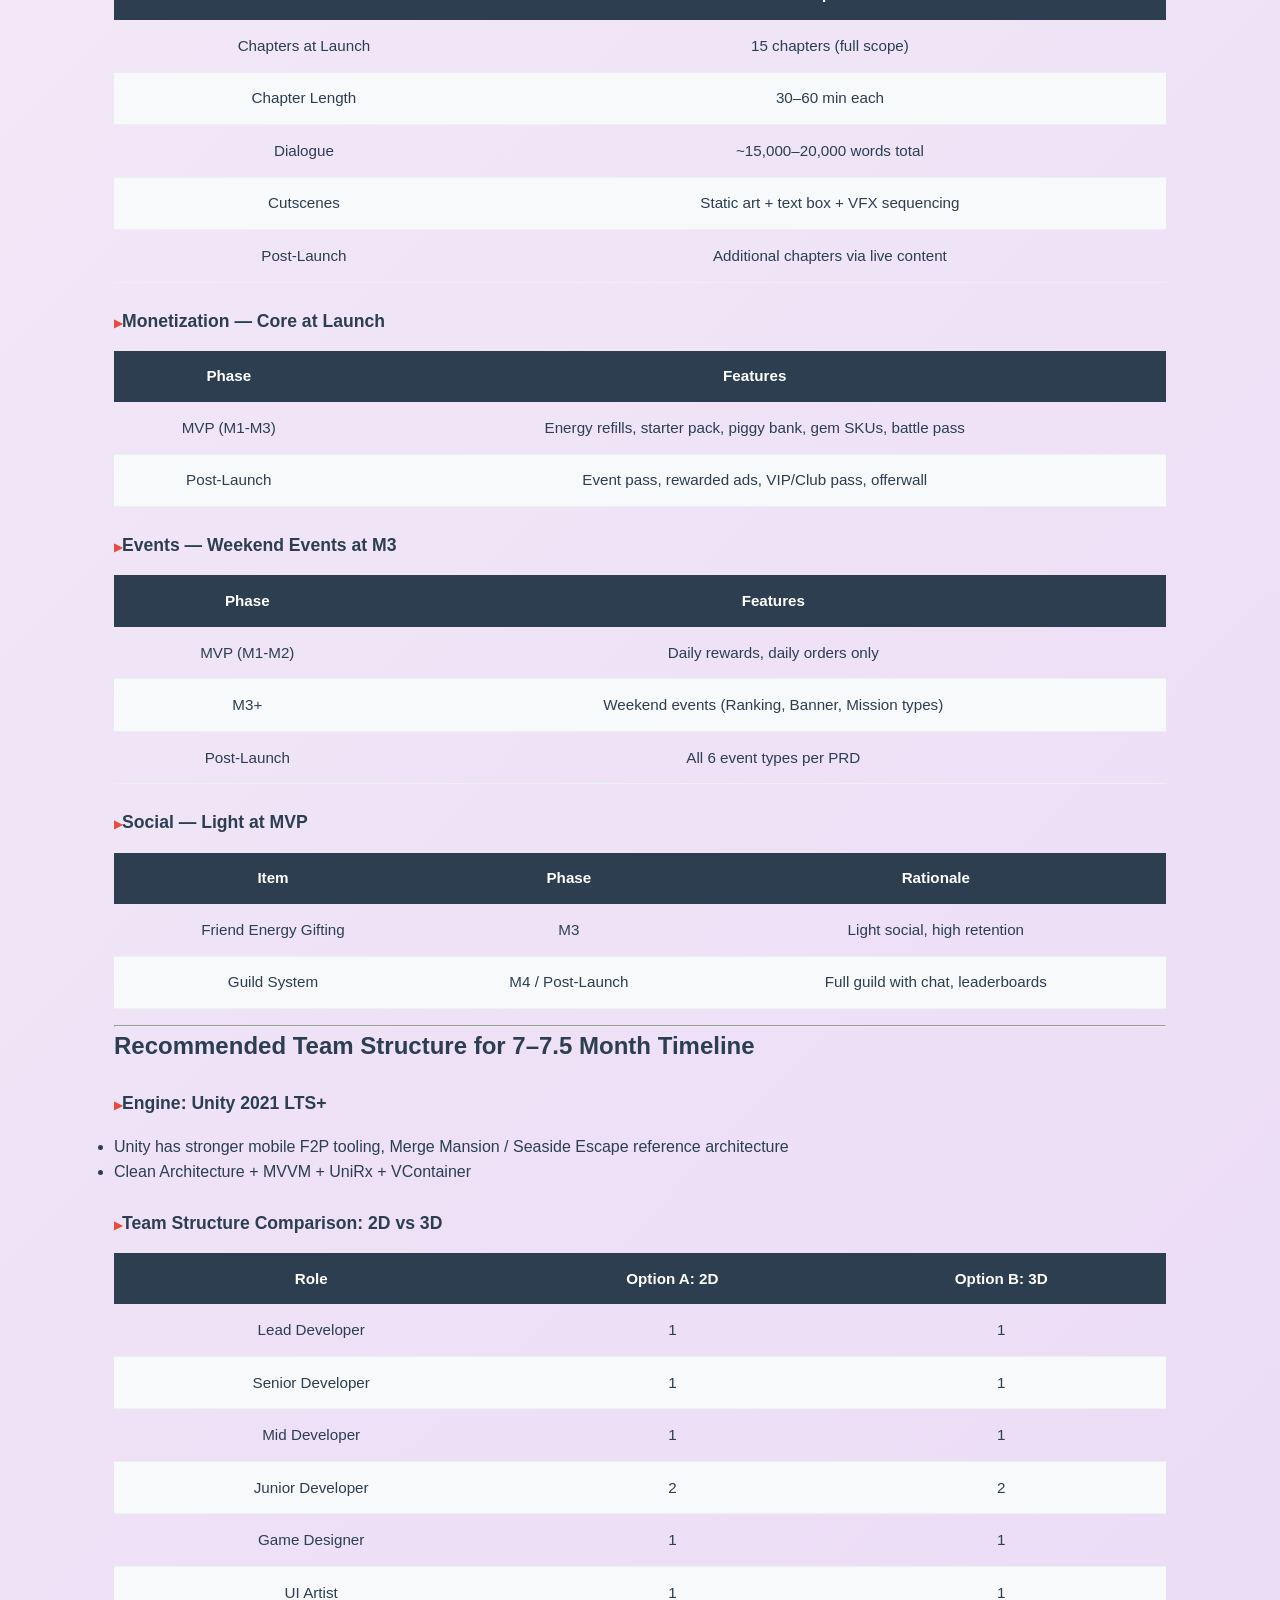
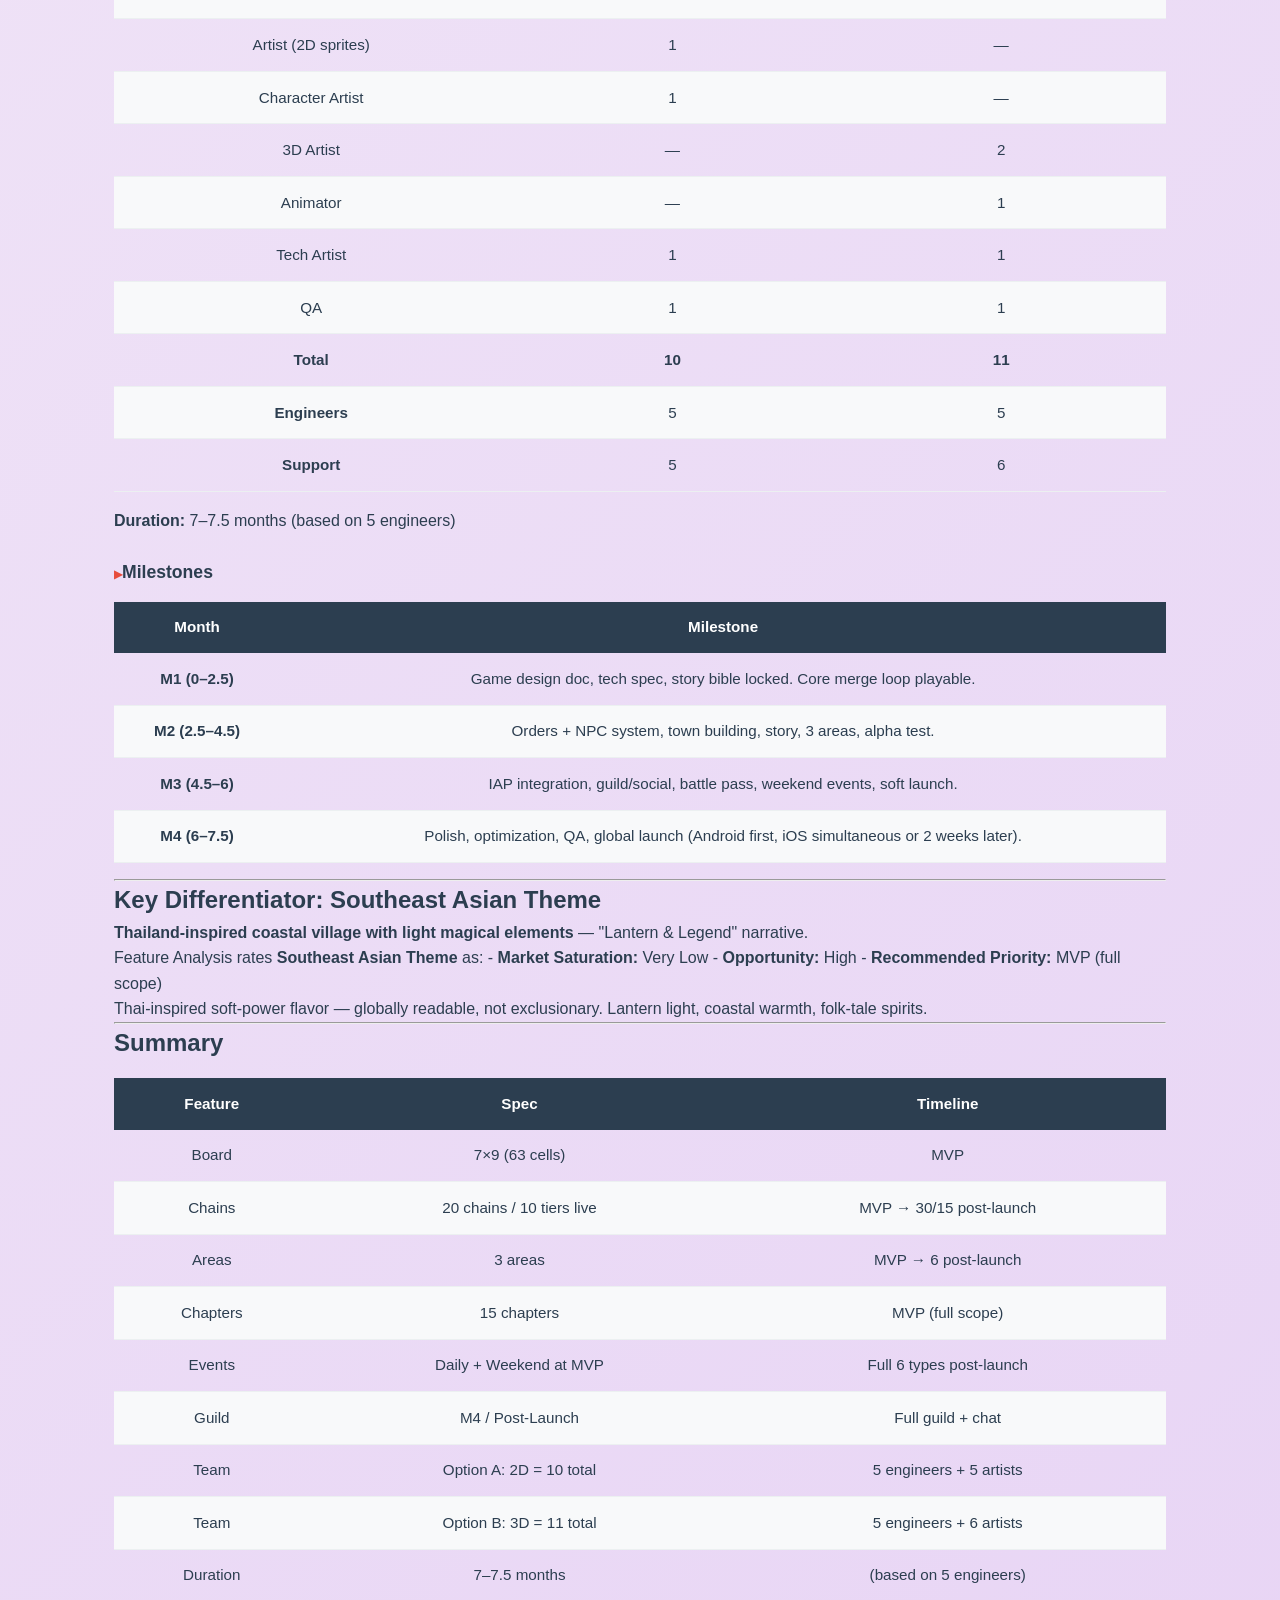
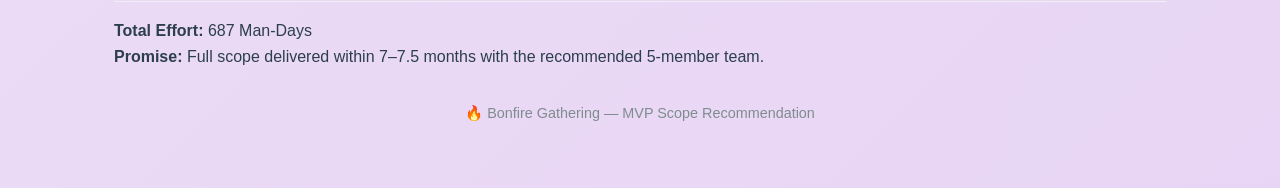
<file: public/MVP_Scope_Recommendation.html>
<!DOCTYPE html>
<html lang="en">
<head>
<meta charset="UTF-8">
<meta name="viewport" content="width=device-width, initial-scale=1.0">
<title>MVP Scope Recommendation</title>
<style>
  :root { --primary: #8e44ad; --secondary: #2c3e50; --accent: #e74c3c; --bg-light: #f5eef8; --bg-card: #ffffff; --text: #2c3e50; --text-light: #7f8c8d; --border: #ecf0f1; }
  * { box-sizing: border-box; margin: 0; padding: 0; }
  body { font-family: -apple-system, BlinkMacSystemFont, sans-serif; background: linear-gradient(135deg, var(--bg-light) 0%, #e8d5f5 100%); color: var(--text); line-height: 1.6; min-height: 100vh; }
  .container { max-width: 1100px; margin: 0 auto; padding: 2rem 1.5rem; }
  header { text-align: center; padding: 3rem 1rem; background: linear-gradient(135deg, var(--secondary) 0%, #1a252f 100%); color: white; border-radius: 16px; margin-bottom: 2rem; }
  header h1 { font-size: 2.2rem; font-weight: 700; margin-bottom: 0.5rem; }
  .back-btn { display: inline-block; color: white; padding: 0.5rem 1rem; border-radius: 20px; text-decoration: none; font-size: 0.9rem; margin-bottom: 1rem; background: rgba(255,255,255,0.15); }
  header p { opacity: 0.9; }
  .header-badge { display: inline-block; background: var(--primary); color: white; padding: 0.5rem 1.5rem; border-radius: 25px; font-weight: 600; margin-top: 1rem; }
  section { background: var(--bg-card); border-radius: 16px; padding: 2rem; margin-bottom: 1.5rem; box-shadow: 0 4px 20px rgba(0,0,0,0.06); }
  section h2 { color: var(--secondary); font-size: 1.4rem; margin-bottom: 1.5rem; padding-bottom: 0.75rem; border-bottom: 3px solid var(--primary); }
  h3 { color: var(--secondary); font-size: 1.1rem; margin: 1.5rem 0 1rem; }
  h3::before { content: '▶'; color: var(--accent); font-size: 0.7rem; }
  table { width: 100%; border-collapse: collapse; margin: 1rem 0; font-size: 0.95rem; }
  th { background: var(--secondary); color: white; padding: 0.85rem 1rem; font-weight: 600; }
  td { padding: 0.85rem 1rem; border-bottom: 1px solid var(--border); text-align: center; }
  tr:nth-child(even) { background: #f8f9fa; }
  .info-card { background: linear-gradient(135deg, #f8f9fa 0%, #ecf0f1 100%); border-radius: 12px; padding: 1.25rem; border-left: 4px solid var(--primary); margin: 1rem 0; }
  .info-card h4 { color: var(--secondary); margin-bottom: 0.75rem; }
  .info-card p { color: var(--text-light); font-size: 0.9rem; }
  footer { text-align: center; padding: 2rem; color: var(--text-light); font-size: 0.9rem; }
</style>
</head>
<body>
<div class="container">
<header>
  <a href="index.html" class="back-btn">← Back to Hub</a>
  <h1>MVP Scope Recommendation</h1>
  <p>7–7.5 Month Plan — 687 Man-Days</p>
</header>
<article><h1>MVP Scope Recommendation — 7–7.5 Month Plan</h1>
<p><strong>Based on:</strong> <code>docs/2026-May-21-scope.md</code> + Game Design Analysis
<strong>Updated:</strong> 2026-05-21</p>
<hr />
<h2>Timeline Mapping</h2>
<table>
<thead>
<tr>
<th>Phase</th>
<th>Months</th>
<th>Scope</th>
</tr>
</thead>
<tbody>
<tr>
<td><strong>M1: Playable Prototype</strong></td>
<td>0–2.5</td>
<td>Core board (7×9), merge mechanics, energy system, generators</td>
</tr>
<tr>
<td><strong>M2: Vertical Slice</strong></td>
<td>2.5–4.5</td>
<td>Town building, story (Ch1-5), NPC orders, decoration</td>
</tr>
<tr>
<td><strong>M3: Alpha Build</strong></td>
<td>4.5–6</td>
<td>Full 3 areas, IAP, guild/social, battle pass, events</td>
</tr>
<tr>
<td><strong>M4: Beta &amp; Commercial Ready</strong></td>
<td>6–7.5</td>
<td>Polish, optimization, QA, soft launch ready</td>
</tr>
</tbody>
</table>
<hr />
<h2>Recommended MVP Scope</h2>
<h3>Core Gameplay — Board Size (7×9 at Launch)</h3>
<table>
<thead>
<tr>
<th>Item</th>
<th>Rationale</th>
</tr>
</thead>
<tbody>
<tr>
<td><strong>Board: 7×9 (63 cells)</strong></td>
<td>Full PRD spec from day 1</td>
</tr>
<tr>
<td><strong>Expandable via Remote Config</strong></td>
<td>Future areas/chains can expand board dynamically</td>
</tr>
</tbody>
</table>
<p><strong>Why:</strong> Full scope agreed upon. 7×9 board is the target for the 7–7.5 month timeline with 5-member team.</p>
<h3>Chains — 20 Chains at 10 Tiers (MVP)</h3>
<table>
<thead>
<tr>
<th>Phase</th>
<th>Chains</th>
<th>Tiers</th>
</tr>
</thead>
<tbody>
<tr>
<td>MVP (M1-M3)</td>
<td>20 chains</td>
<td>10 tiers live</td>
</tr>
<tr>
<td>Post-Launch</td>
<td>30 chains</td>
<td>15 tiers live</td>
</tr>
</tbody>
</table>
<p>Starting at 10 tier caps the art workload: 20 chains × 10 tiers = <strong>200 merge-item icons</strong> at launch.</p>
<h3>Areas — 3 at Launch, Expand to 6</h3>
<table>
<thead>
<tr>
<th>Phase</th>
<th>Areas</th>
</tr>
</thead>
<tbody>
<tr>
<td>MVP</td>
<td>3 areas</td>
</tr>
<tr>
<td>Post-Launch</td>
<td>Additional areas via live content</td>
</tr>
</tbody>
</table>
<h3>Story — 15 Chapters (Full Scope)</h3>
<table>
<thead>
<tr>
<th>Item</th>
<th>Spec</th>
</tr>
</thead>
<tbody>
<tr>
<td>Chapters at Launch</td>
<td>15 chapters (full scope)</td>
</tr>
<tr>
<td>Chapter Length</td>
<td>30–60 min each</td>
</tr>
<tr>
<td>Dialogue</td>
<td>~15,000–20,000 words total</td>
</tr>
<tr>
<td>Cutscenes</td>
<td>Static art + text box + VFX sequencing</td>
</tr>
<tr>
<td>Post-Launch</td>
<td>Additional chapters via live content</td>
</tr>
</tbody>
</table>
<h3>Monetization — Core at Launch</h3>
<table>
<thead>
<tr>
<th>Phase</th>
<th>Features</th>
</tr>
</thead>
<tbody>
<tr>
<td>MVP (M1-M3)</td>
<td>Energy refills, starter pack, piggy bank, gem SKUs, battle pass</td>
</tr>
<tr>
<td>Post-Launch</td>
<td>Event pass, rewarded ads, VIP/Club pass, offerwall</td>
</tr>
</tbody>
</table>
<h3>Events — Weekend Events at M3</h3>
<table>
<thead>
<tr>
<th>Phase</th>
<th>Features</th>
</tr>
</thead>
<tbody>
<tr>
<td>MVP (M1-M2)</td>
<td>Daily rewards, daily orders only</td>
</tr>
<tr>
<td>M3+</td>
<td>Weekend events (Ranking, Banner, Mission types)</td>
</tr>
<tr>
<td>Post-Launch</td>
<td>All 6 event types per PRD</td>
</tr>
</tbody>
</table>
<h3>Social — Light at MVP</h3>
<table>
<thead>
<tr>
<th>Item</th>
<th>Phase</th>
<th>Rationale</th>
</tr>
</thead>
<tbody>
<tr>
<td>Friend Energy Gifting</td>
<td>M3</td>
<td>Light social, high retention</td>
</tr>
<tr>
<td>Guild System</td>
<td>M4 / Post-Launch</td>
<td>Full guild with chat, leaderboards</td>
</tr>
</tbody>
</table>
<hr />
<h2>Recommended Team Structure for 7–7.5 Month Timeline</h2>
<h3>Engine: Unity 2021 LTS+</h3>
<ul>
<li>Unity has stronger mobile F2P tooling, Merge Mansion / Seaside Escape reference architecture</li>
<li>Clean Architecture + MVVM + UniRx + VContainer</li>
</ul>
<h3>Team Structure Comparison: 2D vs 3D</h3>
<table>
<thead>
<tr>
<th>Role</th>
<th style="text-align: center;">Option A: 2D</th>
<th style="text-align: center;">Option B: 3D</th>
</tr>
</thead>
<tbody>
<tr>
<td>Lead Developer</td>
<td style="text-align: center;">1</td>
<td style="text-align: center;">1</td>
</tr>
<tr>
<td>Senior Developer</td>
<td style="text-align: center;">1</td>
<td style="text-align: center;">1</td>
</tr>
<tr>
<td>Mid Developer</td>
<td style="text-align: center;">1</td>
<td style="text-align: center;">1</td>
</tr>
<tr>
<td>Junior Developer</td>
<td style="text-align: center;">2</td>
<td style="text-align: center;">2</td>
</tr>
<tr>
<td>Game Designer</td>
<td style="text-align: center;">1</td>
<td style="text-align: center;">1</td>
</tr>
<tr>
<td>UI Artist</td>
<td style="text-align: center;">1</td>
<td style="text-align: center;">1</td>
</tr>
<tr>
<td>Artist (2D sprites)</td>
<td style="text-align: center;">1</td>
<td style="text-align: center;">—</td>
</tr>
<tr>
<td>Character Artist</td>
<td style="text-align: center;">1</td>
<td style="text-align: center;">—</td>
</tr>
<tr>
<td>3D Artist</td>
<td style="text-align: center;">—</td>
<td style="text-align: center;">2</td>
</tr>
<tr>
<td>Animator</td>
<td style="text-align: center;">—</td>
<td style="text-align: center;">1</td>
</tr>
<tr>
<td>Tech Artist</td>
<td style="text-align: center;">1</td>
<td style="text-align: center;">1</td>
</tr>
<tr>
<td>QA</td>
<td style="text-align: center;">1</td>
<td style="text-align: center;">1</td>
</tr>
<tr>
<td><strong>Total</strong></td>
<td style="text-align: center;"><strong>10</strong></td>
<td style="text-align: center;"><strong>11</strong></td>
</tr>
<tr>
<td><strong>Engineers</strong></td>
<td style="text-align: center;">5</td>
<td style="text-align: center;">5</td>
</tr>
<tr>
<td><strong>Support</strong></td>
<td style="text-align: center;">5</td>
<td style="text-align: center;">6</td>
</tr>
</tbody>
</table>
<p><strong>Duration:</strong> 7–7.5 months (based on 5 engineers)</p>
<h3>Milestones</h3>
<table>
<thead>
<tr>
<th>Month</th>
<th>Milestone</th>
</tr>
</thead>
<tbody>
<tr>
<td><strong>M1 (0–2.5)</strong></td>
<td>Game design doc, tech spec, story bible locked. Core merge loop playable.</td>
</tr>
<tr>
<td><strong>M2 (2.5–4.5)</strong></td>
<td>Orders + NPC system, town building, story, 3 areas, alpha test.</td>
</tr>
<tr>
<td><strong>M3 (4.5–6)</strong></td>
<td>IAP integration, guild/social, battle pass, weekend events, soft launch.</td>
</tr>
<tr>
<td><strong>M4 (6–7.5)</strong></td>
<td>Polish, optimization, QA, global launch (Android first, iOS simultaneous or 2 weeks later).</td>
</tr>
</tbody>
</table>
<hr />
<h2>Key Differentiator: Southeast Asian Theme</h2>
<p><strong>Thailand-inspired coastal village with light magical elements</strong> — "Lantern &amp; Legend" narrative.</p>
<p>Feature Analysis rates <strong>Southeast Asian Theme</strong> as:
- <strong>Market Saturation:</strong> Very Low
- <strong>Opportunity:</strong> High
- <strong>Recommended Priority:</strong> MVP (full scope)</p>
<p>Thai-inspired soft-power flavor — globally readable, not exclusionary. Lantern light, coastal warmth, folk-tale spirits.</p>
<hr />
<h2>Summary</h2>
<table>
<thead>
<tr>
<th>Feature</th>
<th>Spec</th>
<th>Timeline</th>
</tr>
</thead>
<tbody>
<tr>
<td>Board</td>
<td>7×9 (63 cells)</td>
<td>MVP</td>
</tr>
<tr>
<td>Chains</td>
<td>20 chains / 10 tiers live</td>
<td>MVP → 30/15 post-launch</td>
</tr>
<tr>
<td>Areas</td>
<td>3 areas</td>
<td>MVP → 6 post-launch</td>
</tr>
<tr>
<td>Chapters</td>
<td>15 chapters</td>
<td>MVP (full scope)</td>
</tr>
<tr>
<td>Events</td>
<td>Daily + Weekend at MVP</td>
<td>Full 6 types post-launch</td>
</tr>
<tr>
<td>Guild</td>
<td>M4 / Post-Launch</td>
<td>Full guild + chat</td>
</tr>
<tr>
<td>Team</td>
<td>Option A: 2D = 10 total</td>
<td>5 engineers + 5 artists</td>
</tr>
<tr>
<td>Team</td>
<td>Option B: 3D = 11 total</td>
<td>5 engineers + 6 artists</td>
</tr>
<tr>
<td>Duration</td>
<td>7–7.5 months</td>
<td>(based on 5 engineers)</td>
</tr>
</tbody>
</table>
<p><strong>Total Effort:</strong> 687 Man-Days</p>
<p><strong>Promise:</strong> Full scope delivered within 7–7.5 months with the recommended 5-member team.</p></article>
<footer><p>🔥 Bonfire Gathering — MVP Scope Recommendation</p></footer>
</div>
</body>
</html>
</file>
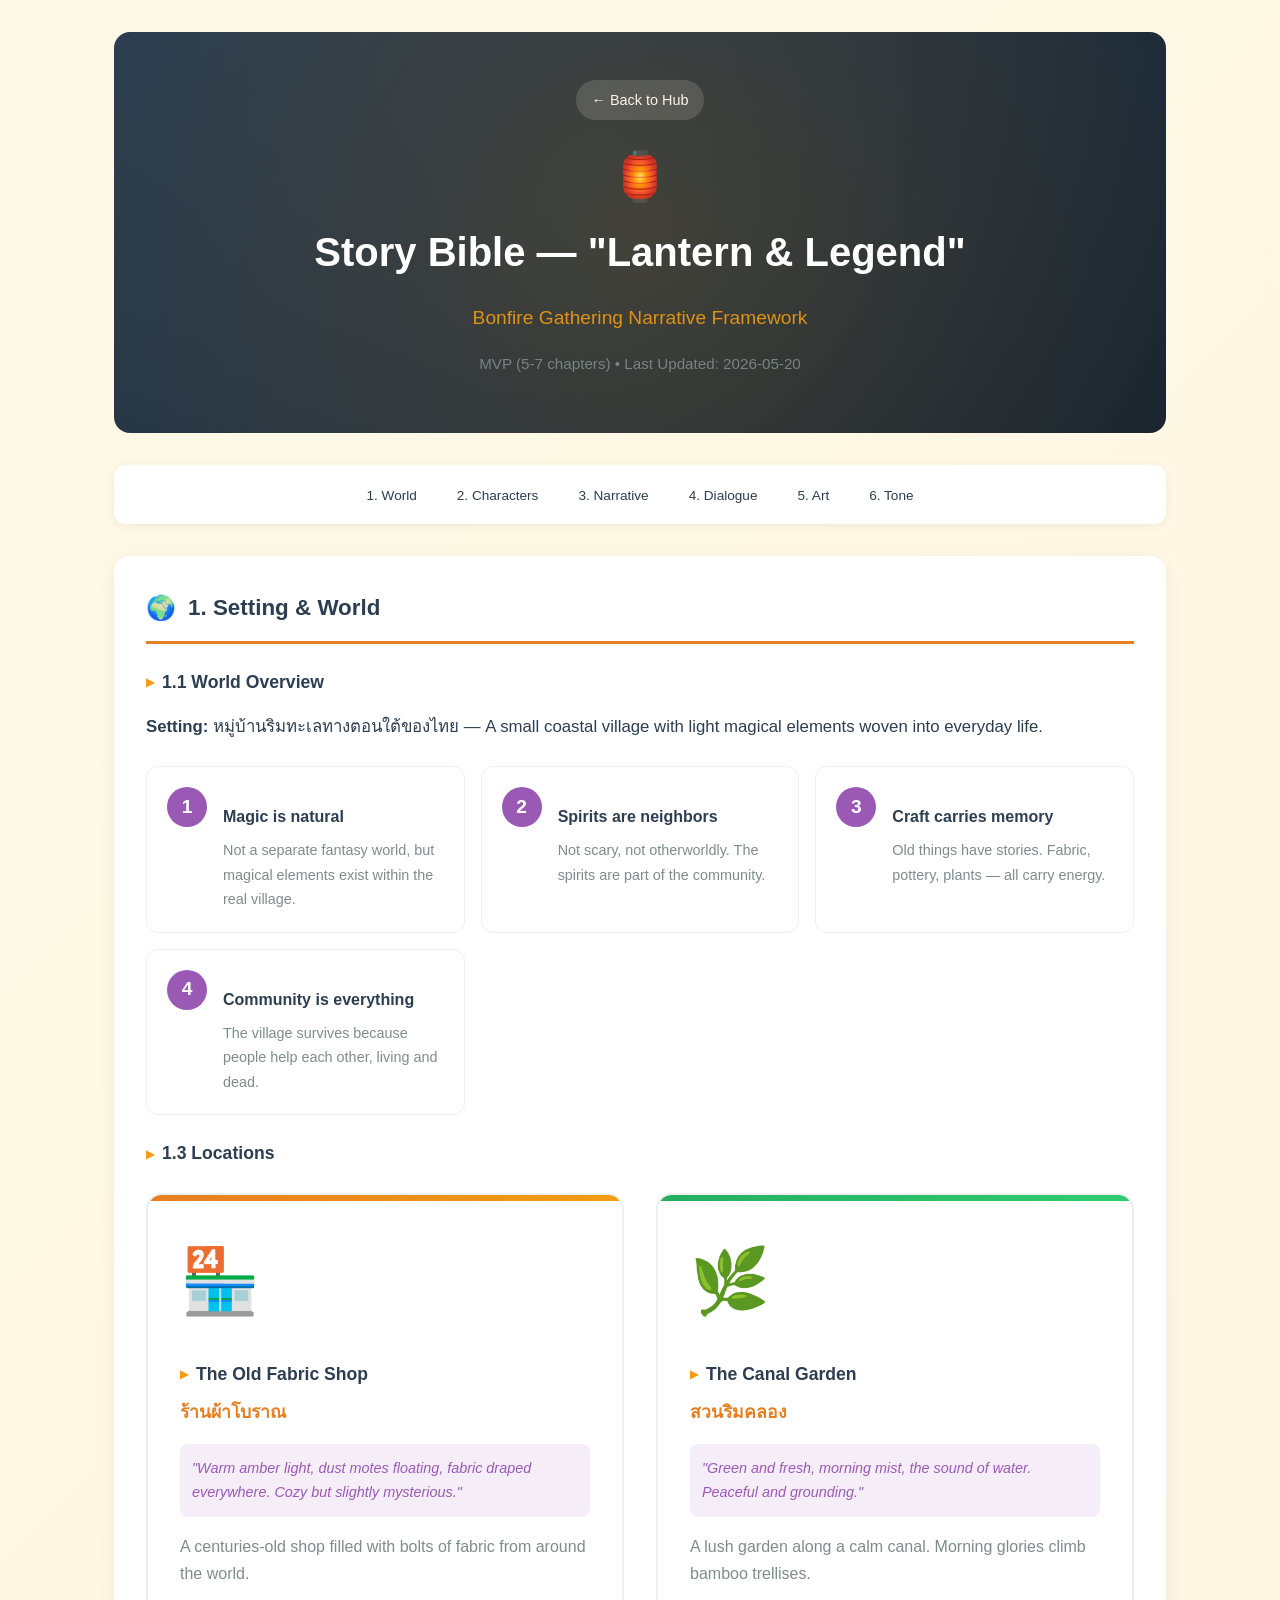
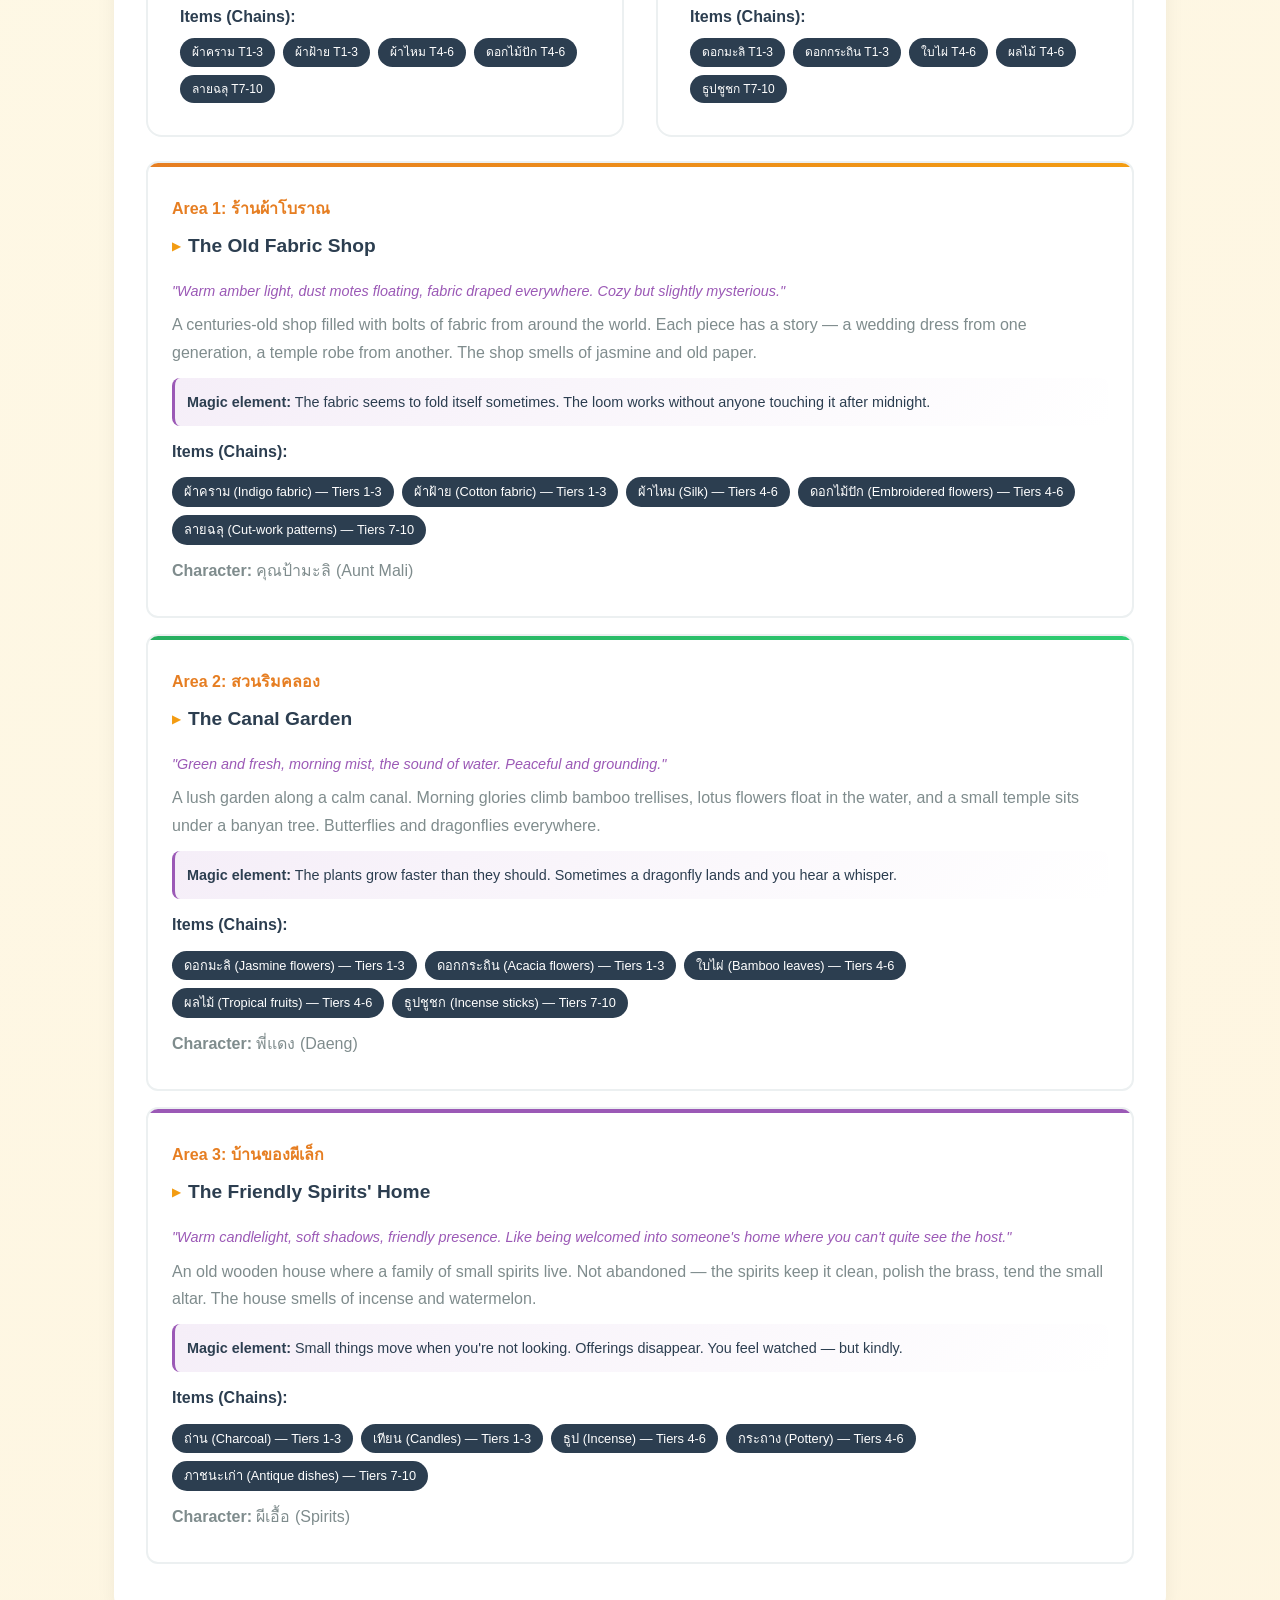
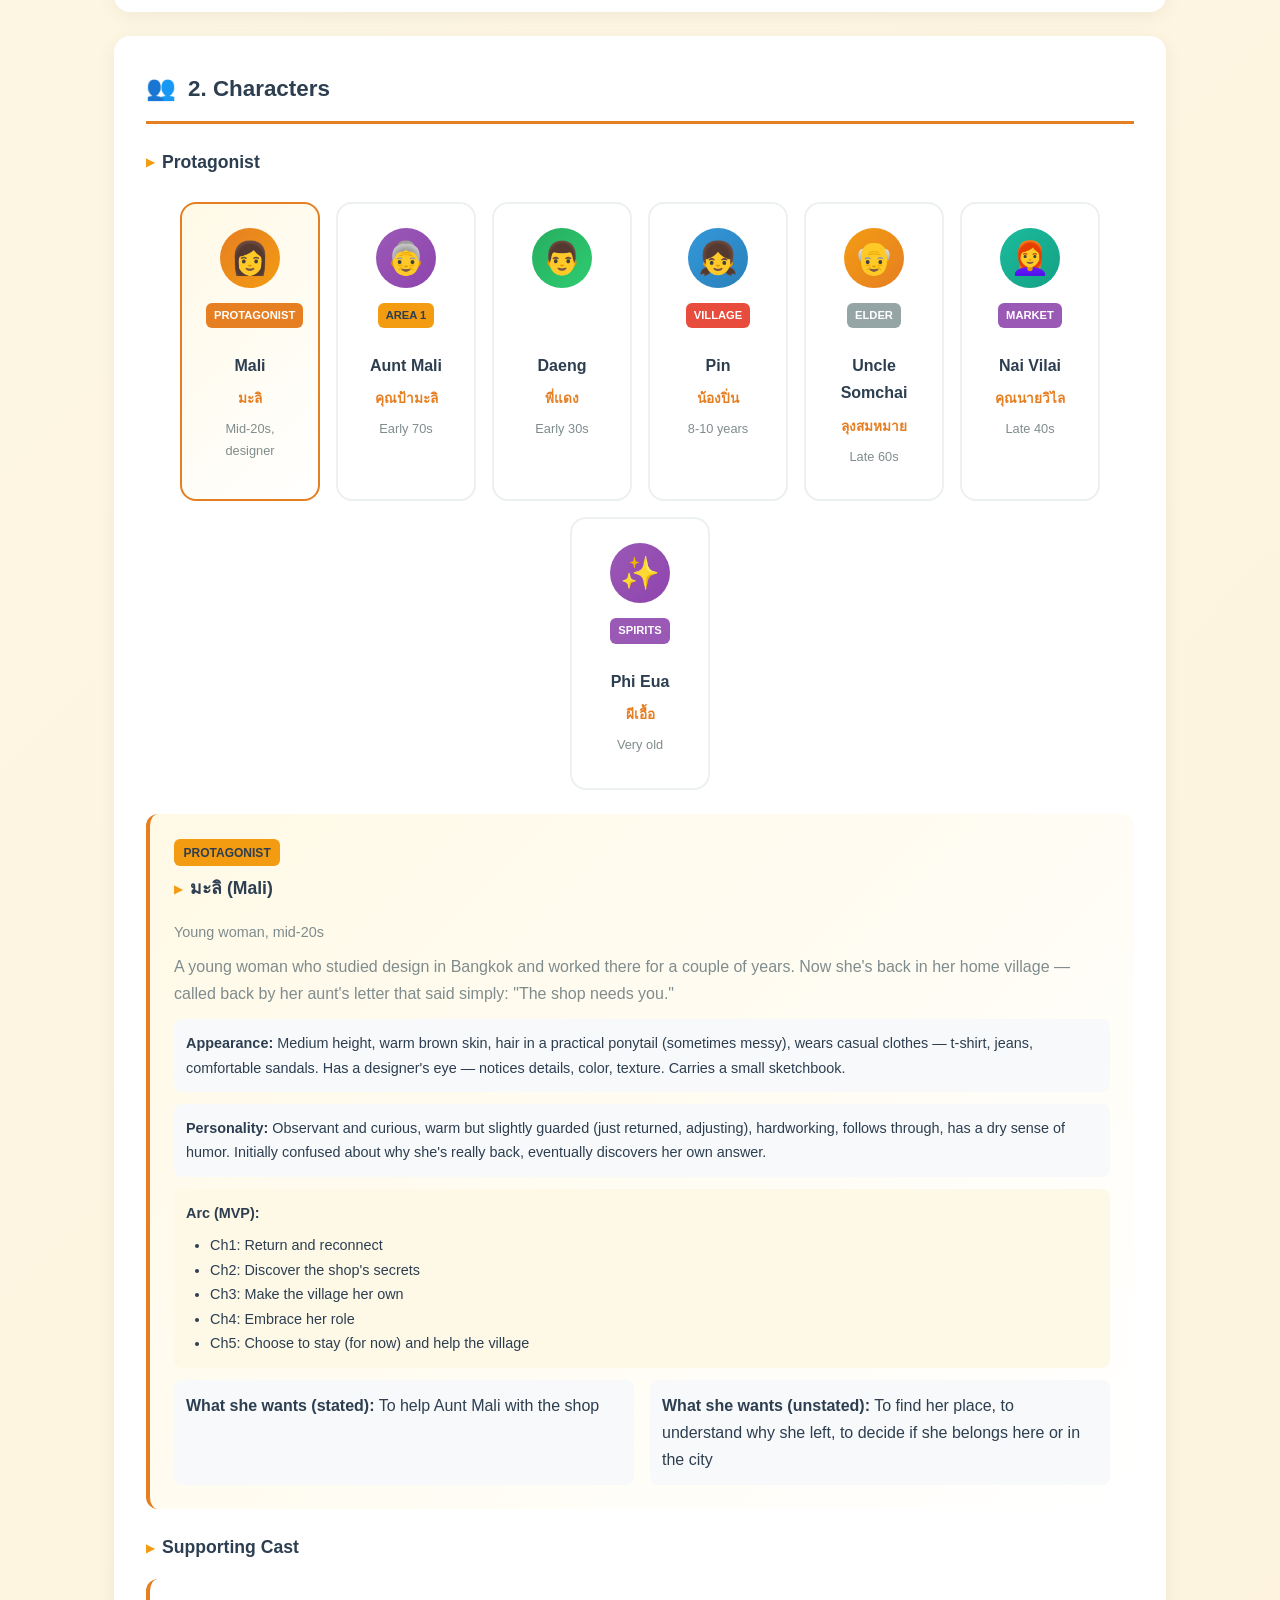
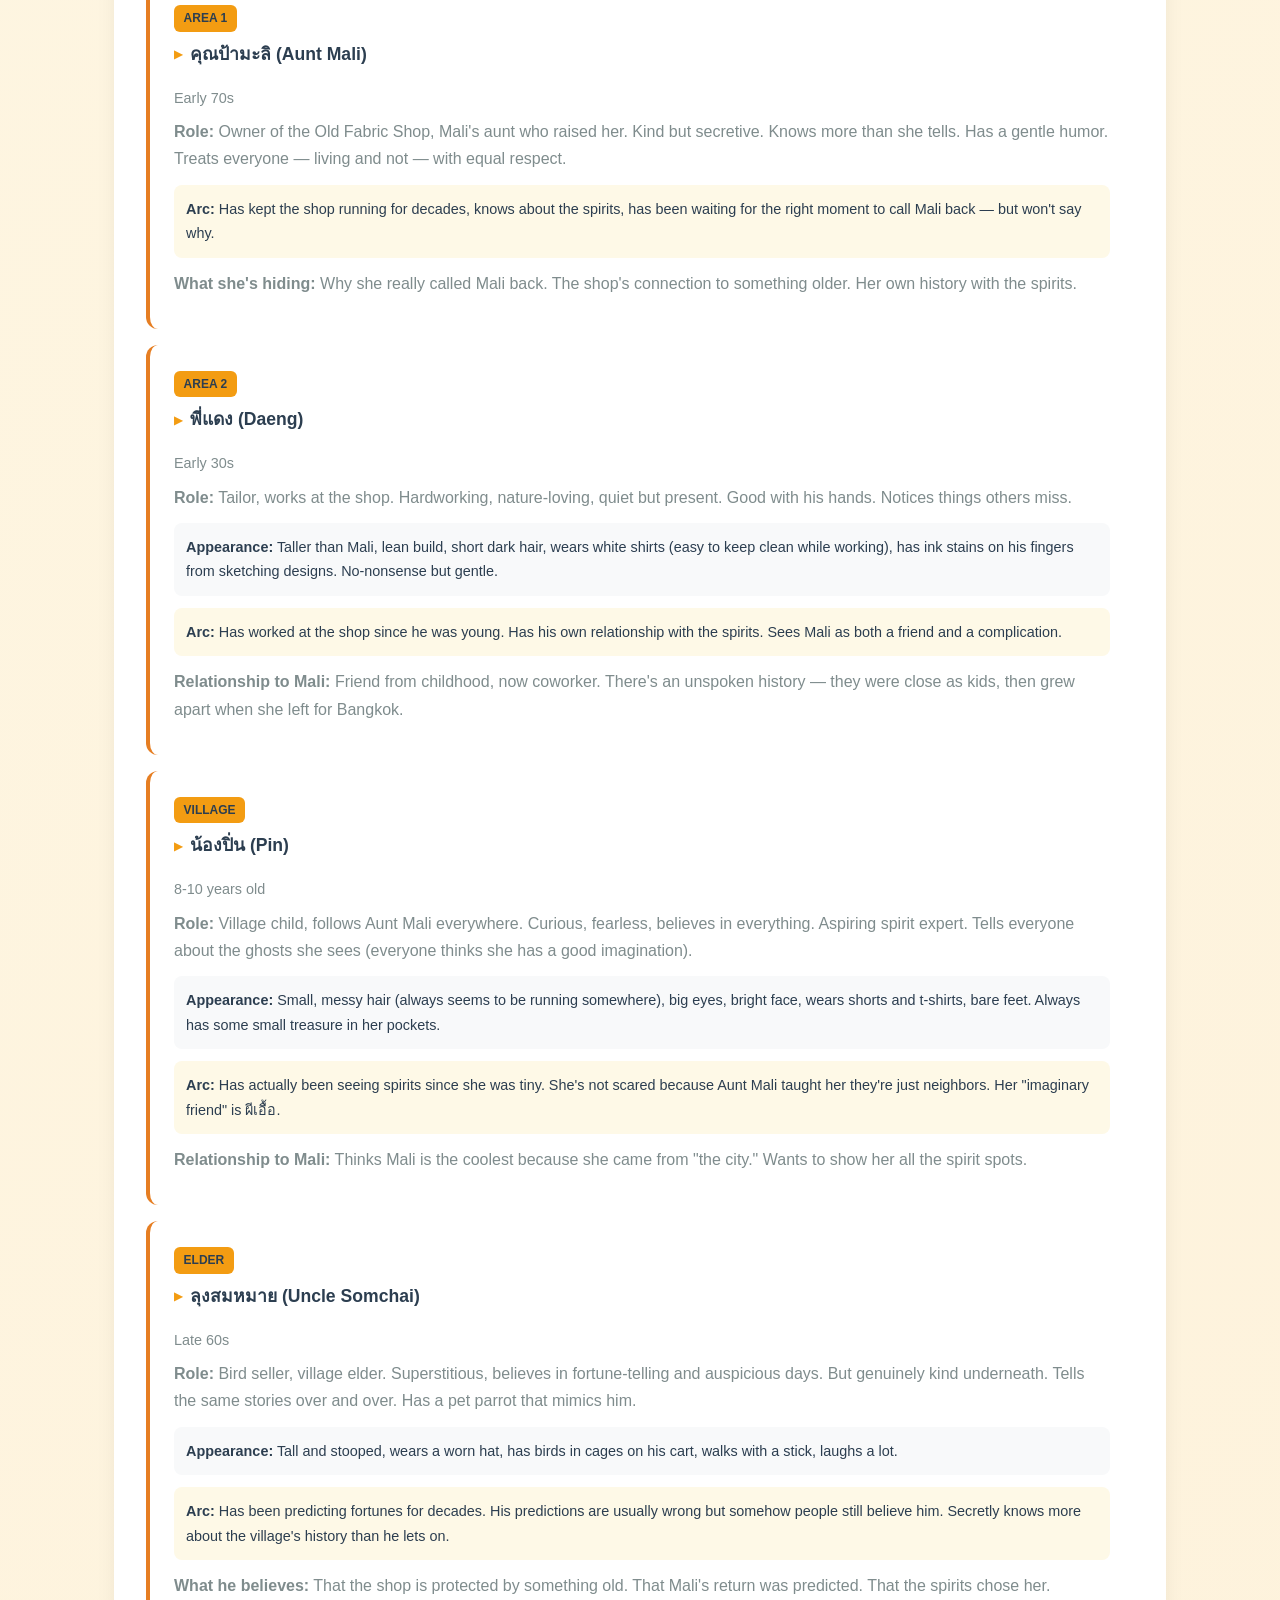
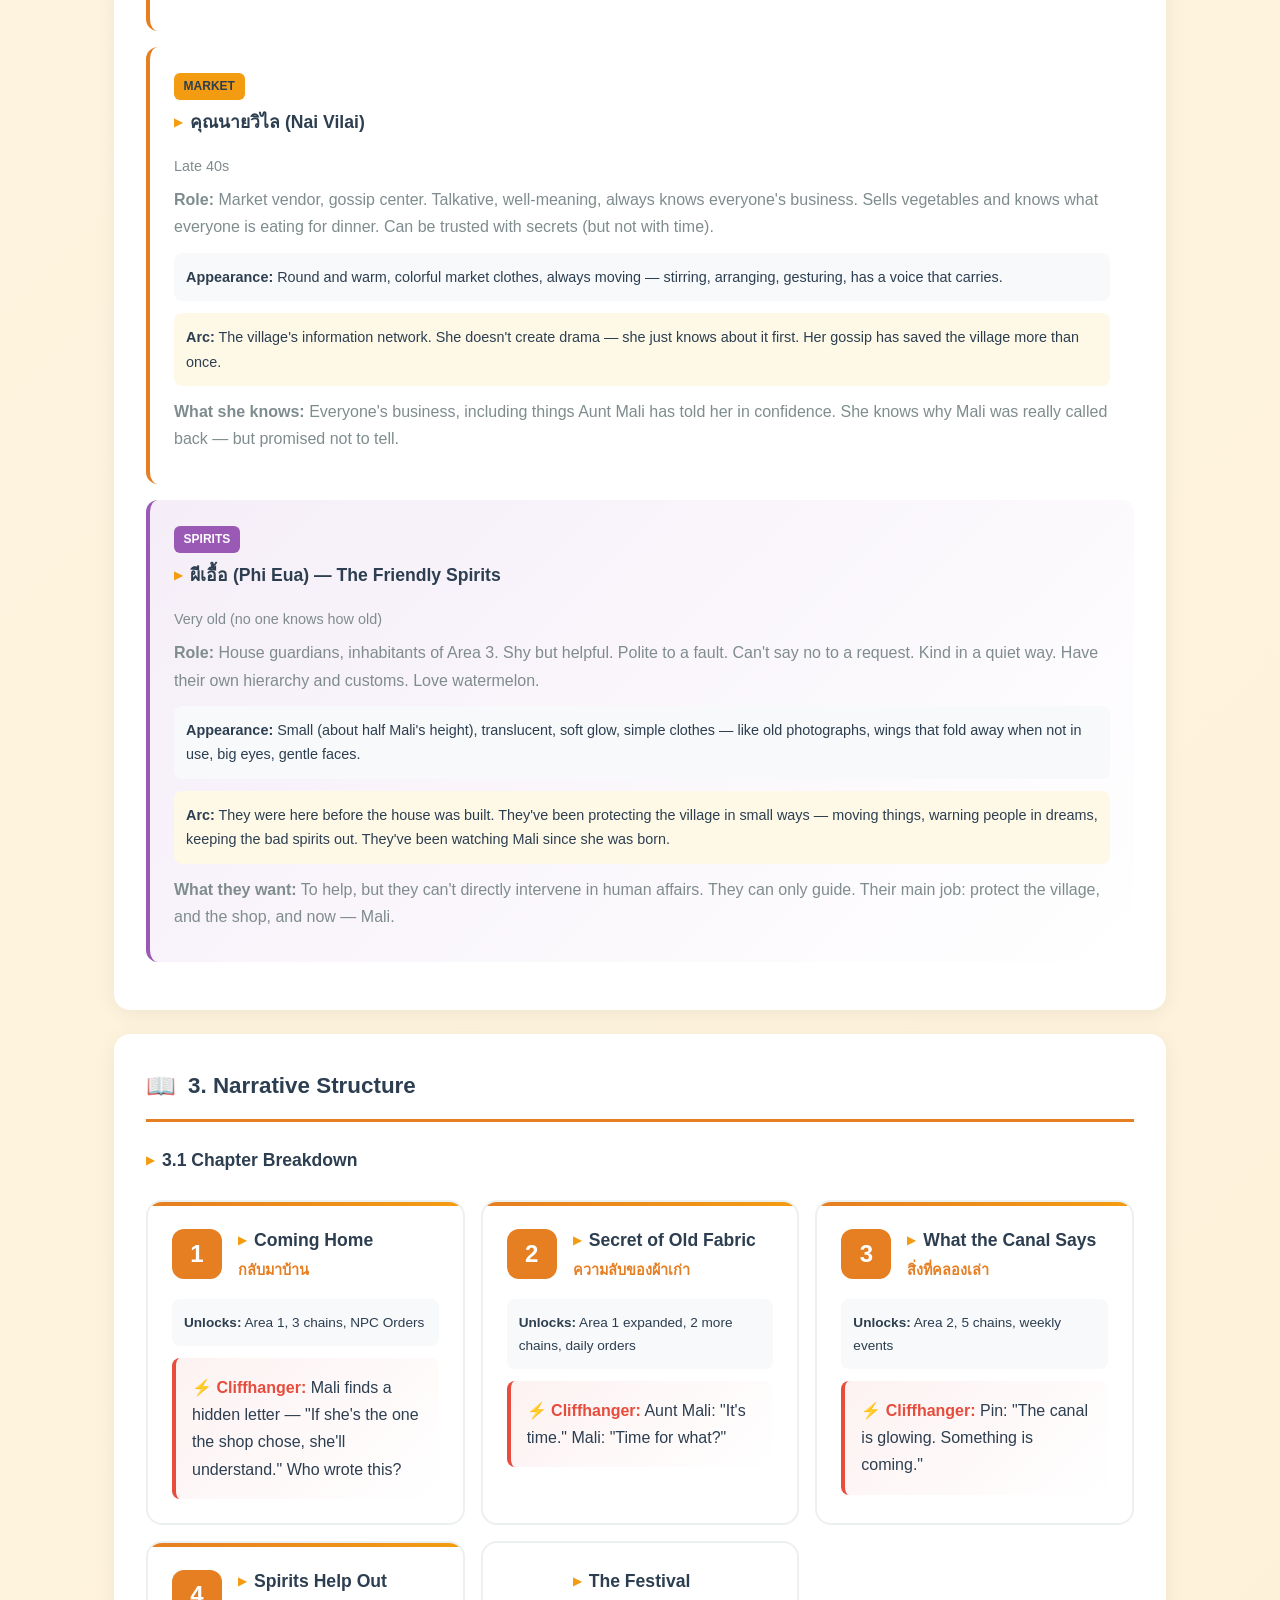
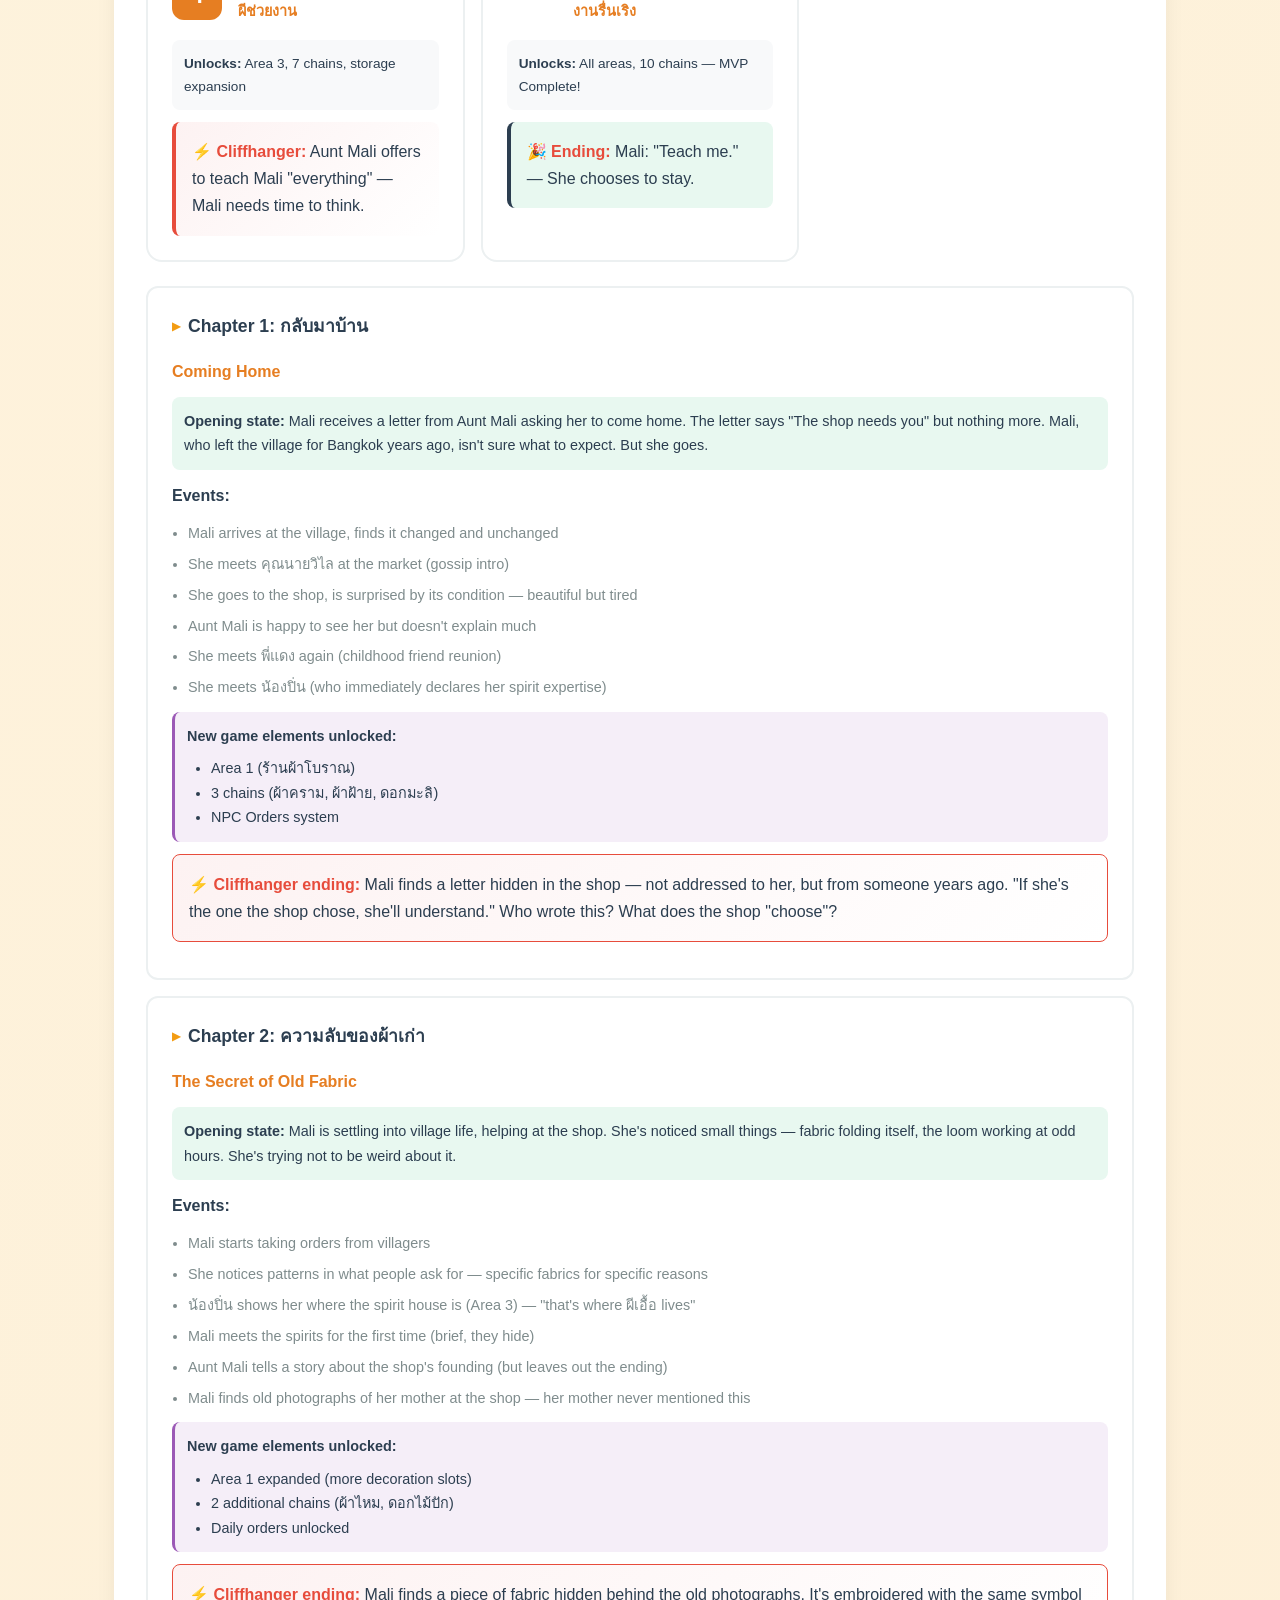
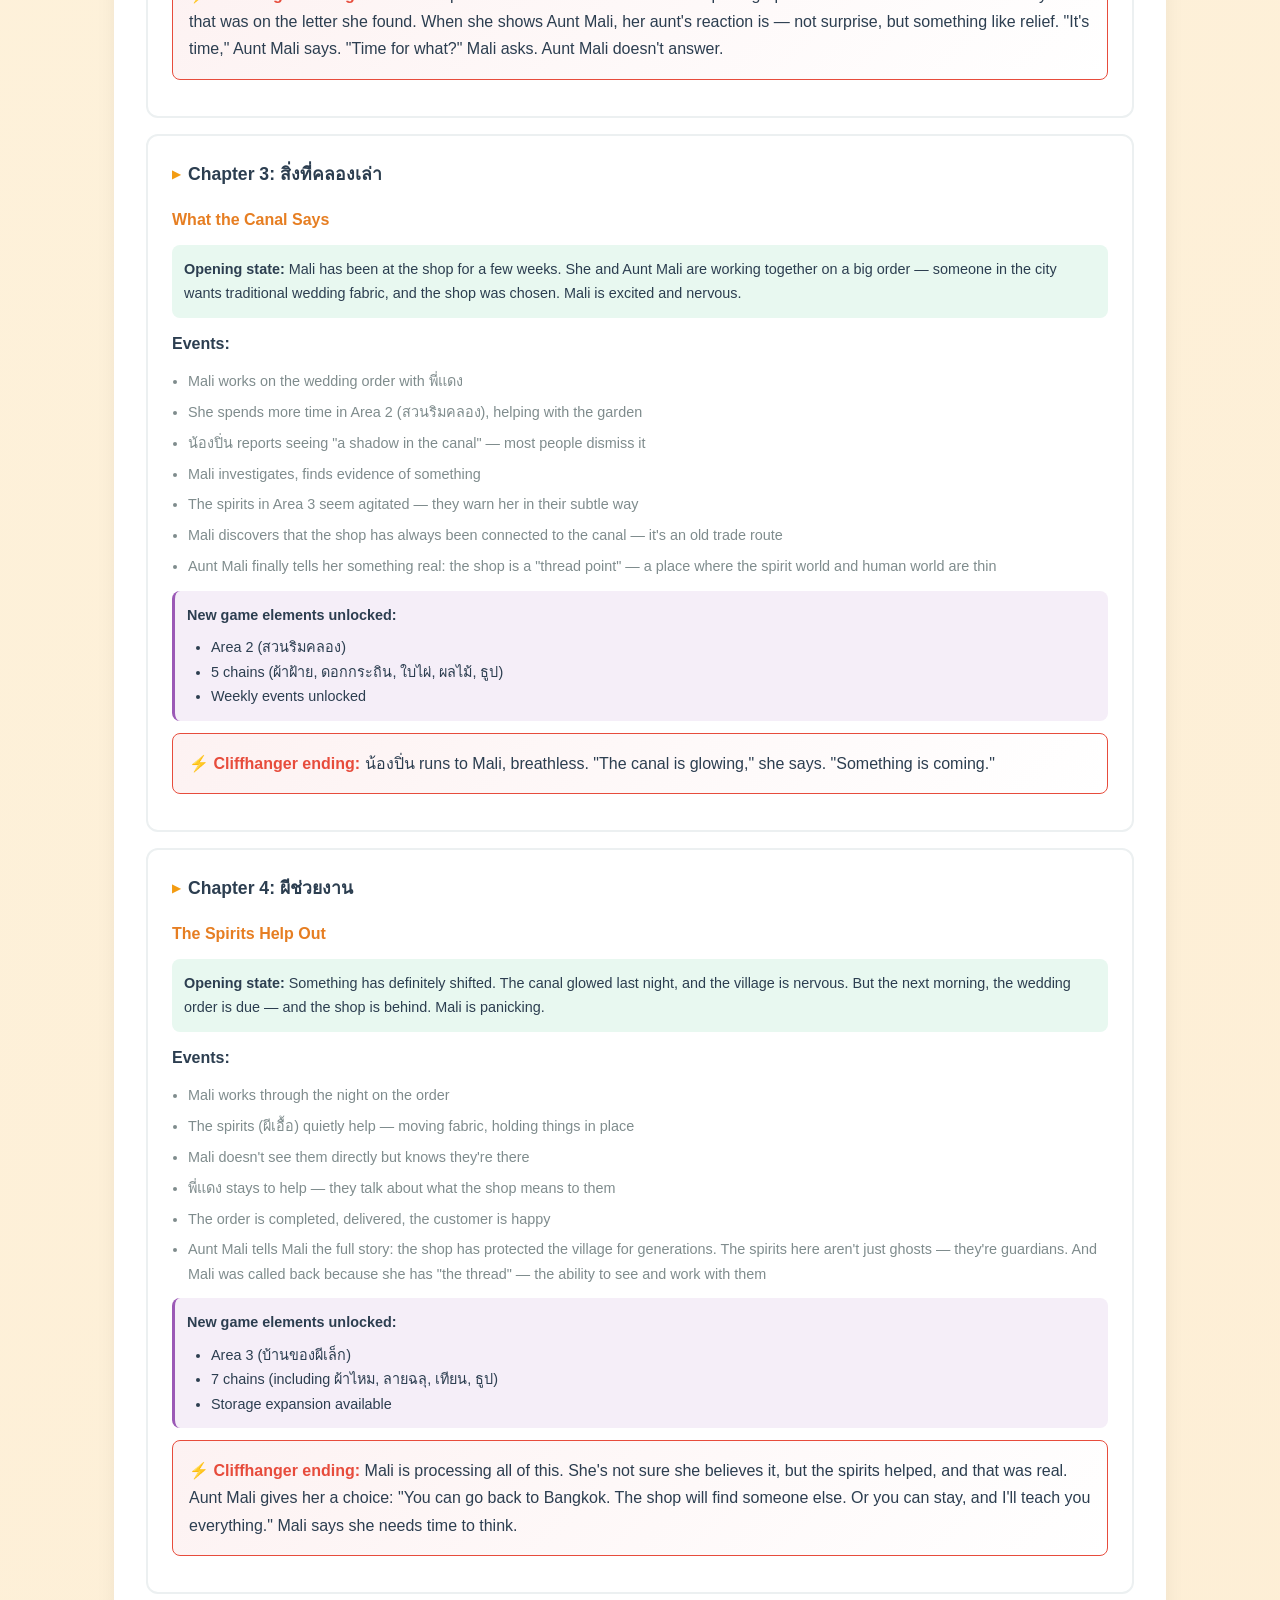
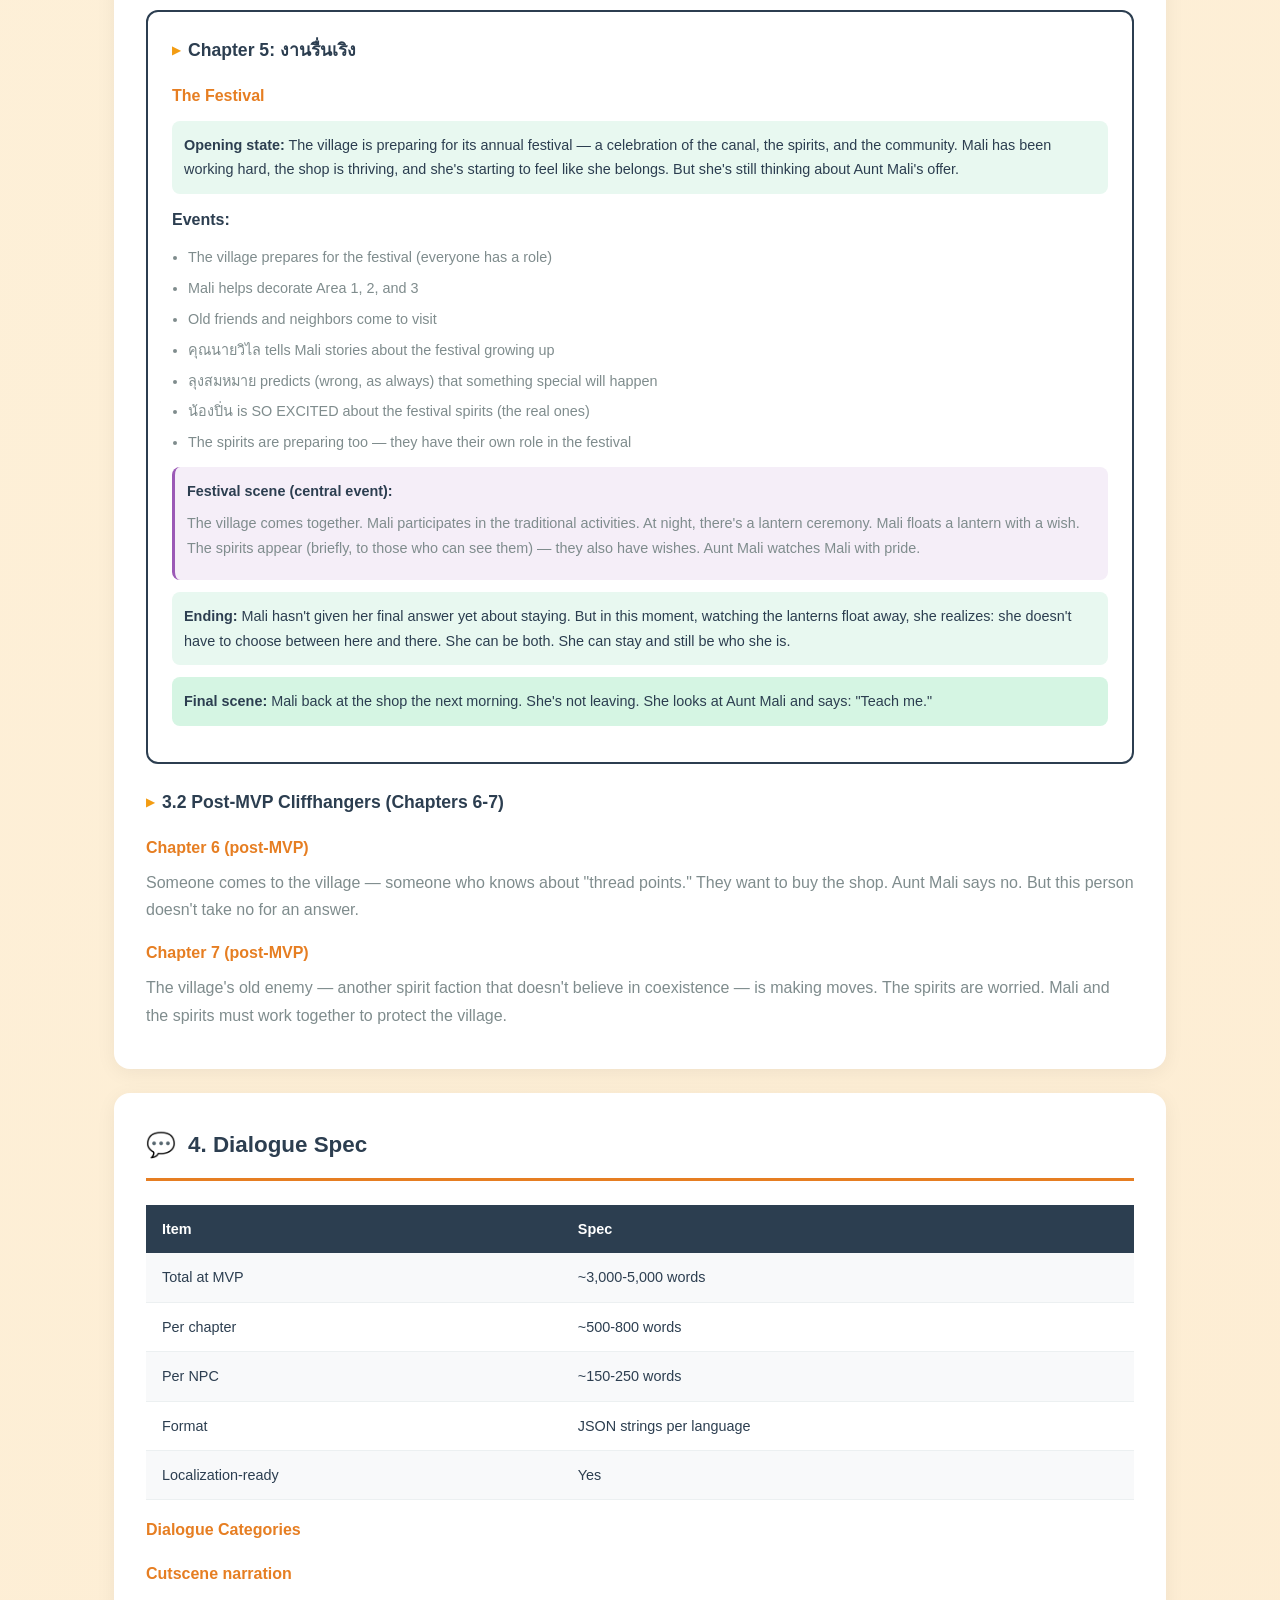
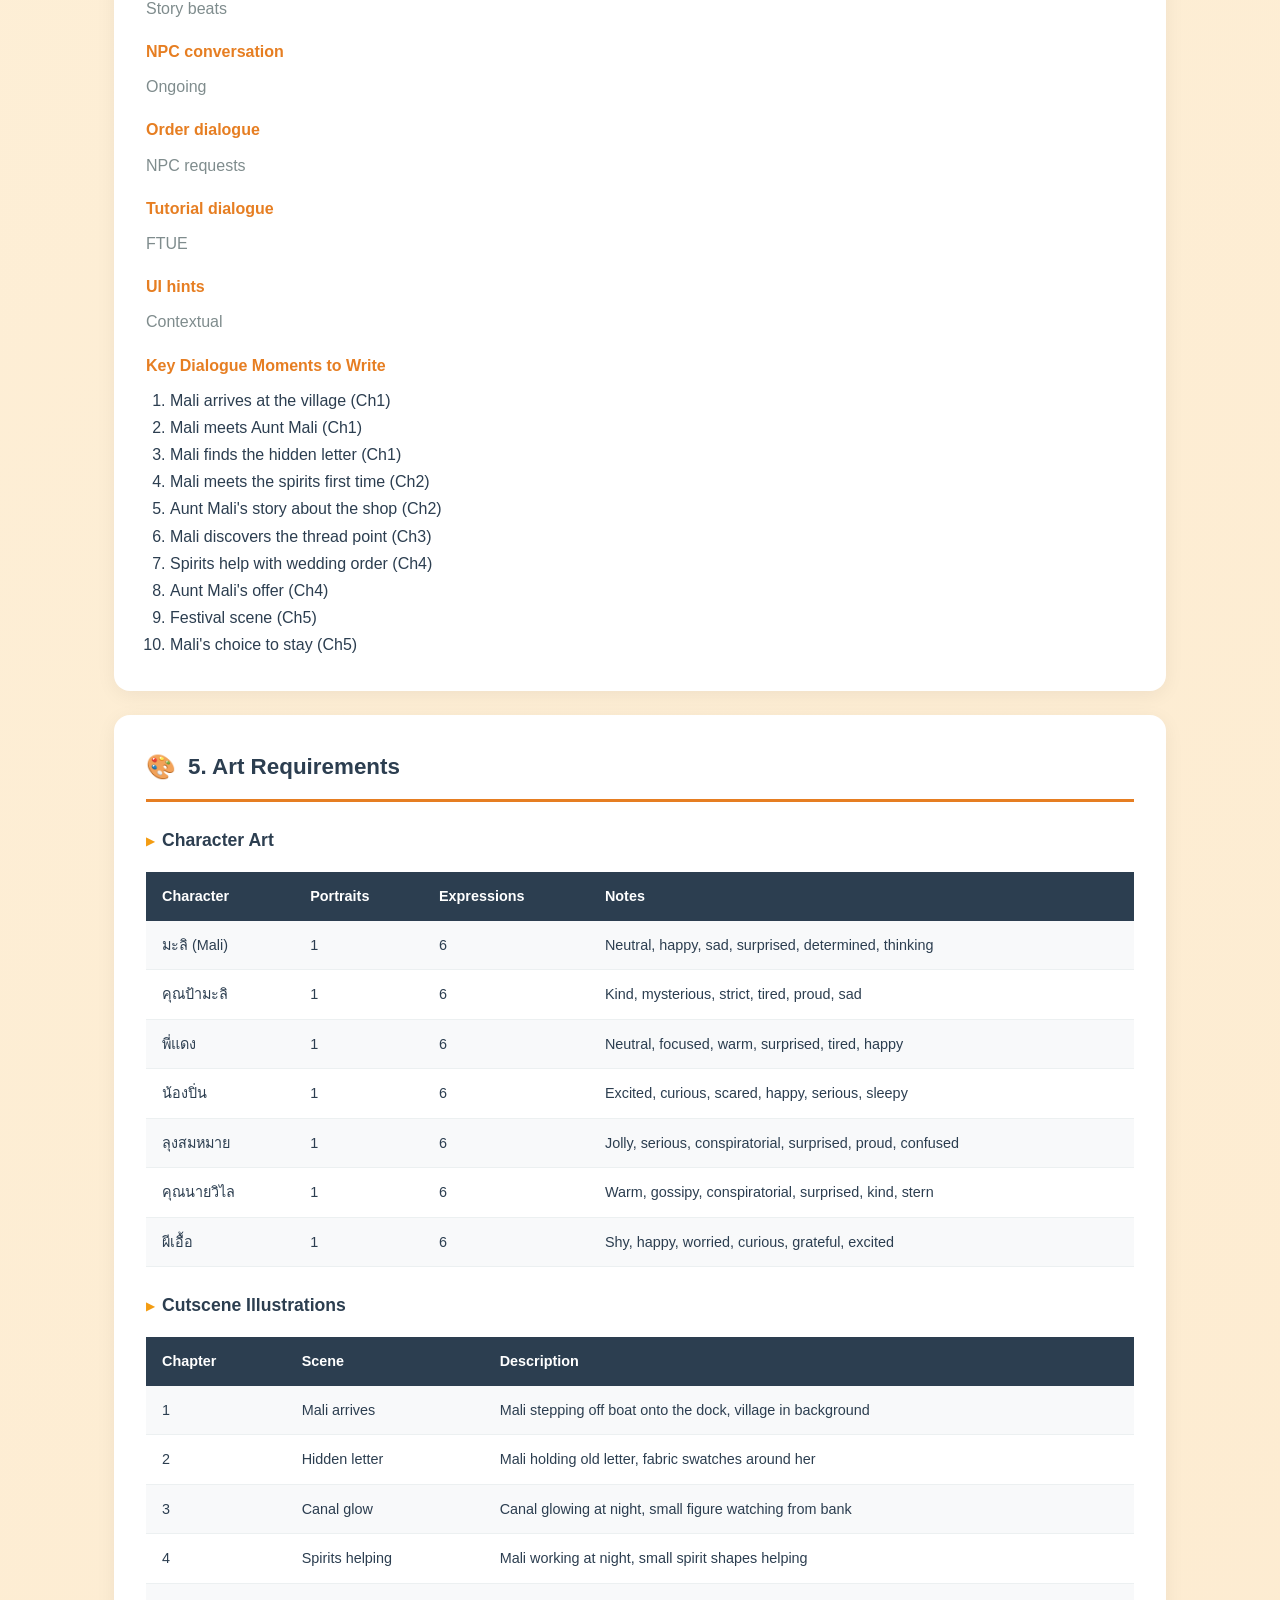
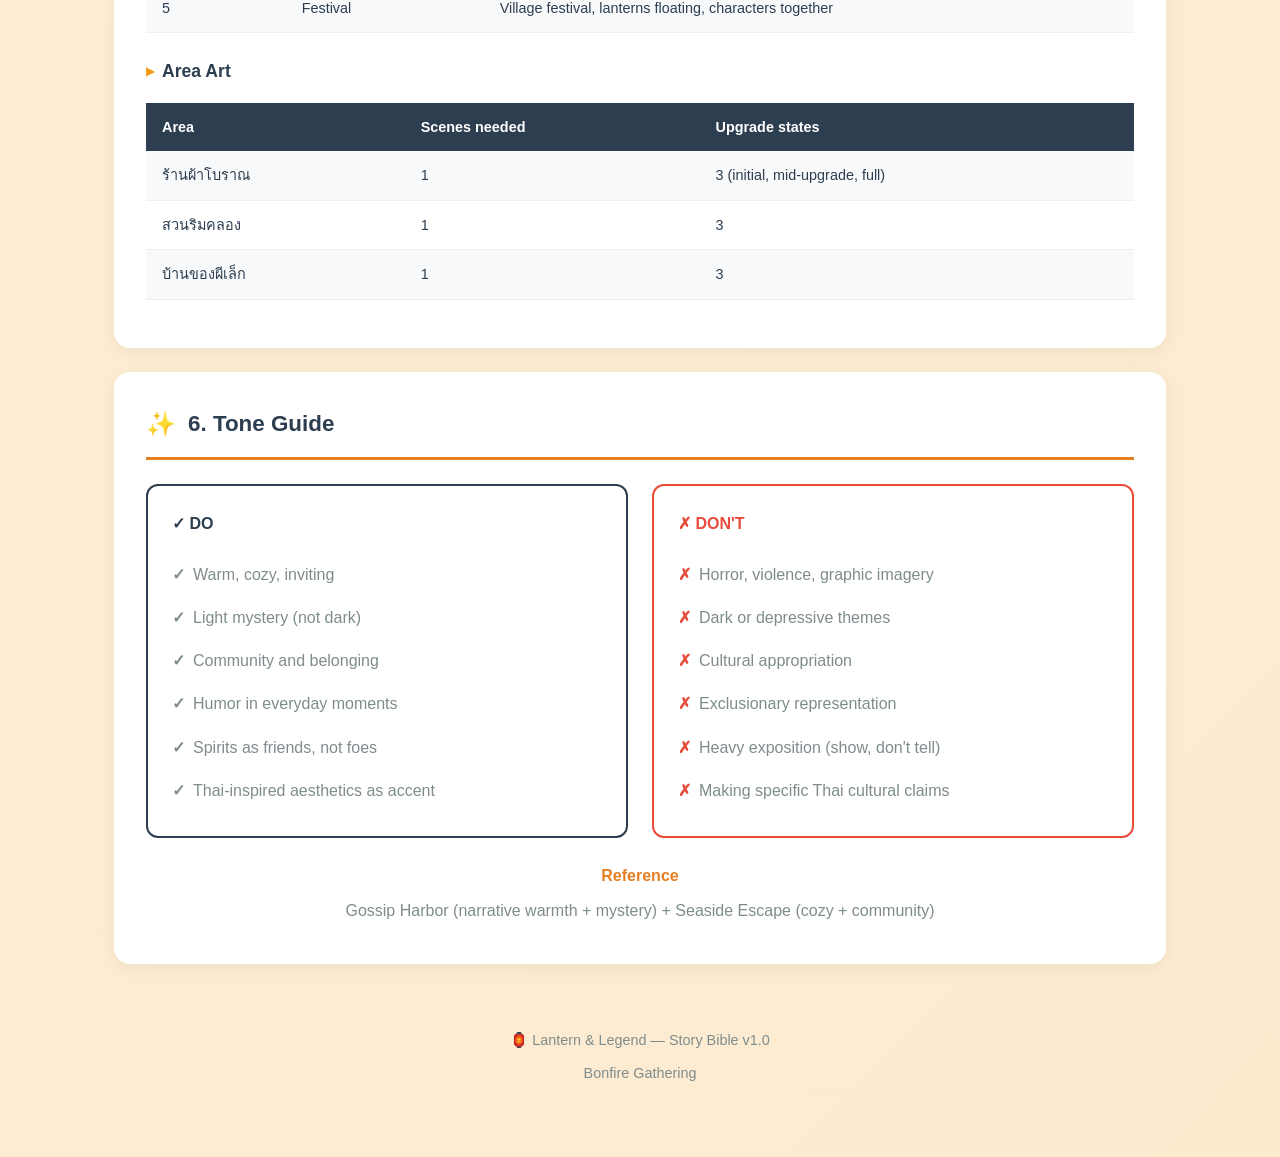
<file: public/STORY_BIBLE.html>
<!DOCTYPE html>
<html lang="en">
<head>
<meta charset="UTF-8">
<meta name="viewport" content="width=device-width, initial-scale=1.0">
<title>Story Bible — Lantern & Legend</title>
<style>
  :root {
    --primary: #e67e22;
    --primary-dark: #d35400;
    --secondary: #2c3e50;
    --accent: #f39c12;
    --bg-light: #fef9e7;
    --bg-card: #ffffff;
    --text: #2c3e50;
    --text-light: #7f8c8d;
    --border: #ecf0f1;
    --magic: #9b59b6;
    --spirit: #1abc9c;
  }

  * { box-sizing: border-box; margin: 0; padding: 0; }

  body {
    font-family: -apple-system, BlinkMacSystemFont, 'Segoe UI', Roboto, sans-serif;
    background: linear-gradient(135deg, var(--bg-light) 0%, #fdebd0 100%);
    color: var(--text);
    line-height: 1.7;
    min-height: 100vh;
  }

  .container {
    max-width: 1100px;
    margin: 0 auto;
    padding: 2rem 1.5rem;
  }

  header {
    text-align: center;
    padding: 3rem 1rem;
    background: linear-gradient(135deg, var(--secondary) 0%, #1a252f 100%);
    color: white;
    border-radius: 16px;
    margin-bottom: 2rem;
    position: relative;
    overflow: hidden;
  }

  header::before {
    content: '';
    position: absolute;
    top: -50%;
    left: -50%;
    width: 200%;
    height: 200%;
    background: radial-gradient(circle, rgba(243,156,18,0.15) 0%, transparent 50%);
    animation: glow 8s ease-in-out infinite;
  }

  @keyframes glow {
    0%, 100% { transform: scale(1); opacity: 0.5; }
    50% { transform: scale(1.1); opacity: 0.8; }
  }

  header h1 {
    font-size: 2.5rem;
    font-weight: 700;
    margin-bottom: 0.5rem;
    position: relative;
  }

  .back-btn {
    display: inline-flex;
    align-items: center;
    gap: 0.5rem;
    background: rgba(255,255,255,0.15);
    color: white;
    padding: 0.5rem 1rem;
    border-radius: 20px;
    text-decoration: none;
    font-size: 0.9rem;
    margin-bottom: 1rem;
    transition: all 0.2s;
  }

  .back-btn:hover {
    background: rgba(255,255,255,0.25);
  }

  header .subtitle {
    color: var(--accent);
    font-size: 1.2rem;
  }

  header p {
    opacity: 0.9;
    margin-top: 1rem;
    font-size: 0.95rem;
  }

  .lantern-icon { font-size: 3rem; }

  nav {
    background: var(--bg-card);
    border-radius: 12px;
    padding: 1rem;
    margin-bottom: 2rem;
    box-shadow: 0 2px 12px rgba(0,0,0,0.06);
    position: sticky;
    top: 1rem;
    z-index: 100;
  }

  nav ul {
    display: flex;
    flex-wrap: wrap;
    gap: 0.5rem;
    list-style: none;
    justify-content: center;
  }

  nav a {
    text-decoration: none;
    color: var(--text);
    padding: 0.5rem 1rem;
    border-radius: 8px;
    font-size: 0.85rem;
    font-weight: 500;
    transition: all 0.2s;
  }

  nav a:hover { background: var(--primary); color: white; }

  section {
    background: var(--bg-card);
    border-radius: 16px;
    padding: 2rem;
    margin-bottom: 1.5rem;
    box-shadow: 0 4px 20px rgba(0,0,0,0.06);
  }

  section h2 {
    color: var(--secondary);
    font-size: 1.4rem;
    margin-bottom: 1.5rem;
    padding-bottom: 0.75rem;
    border-bottom: 3px solid var(--primary);
    display: flex;
    align-items: center;
    gap: 0.75rem;
  }

  section h2 .icon { font-size: 1.5rem; }

  h3 {
    color: var(--secondary);
    font-size: 1.1rem;
    margin: 1.5rem 0 1rem;
    display: flex;
    align-items: center;
    gap: 0.5rem;
  }

  h3::before { content: '▶'; color: var(--accent); font-size: 0.7rem; }

  h4 {
    color: var(--primary);
    font-size: 1rem;
    margin: 1rem 0 0.5rem;
  }

  p { margin: 0.5rem 0; color: var(--text-light); }

  .world-rules {
    background: linear-gradient(135deg, #f8f9fa 0%, #e8e8e8 100%);
    border-radius: 12px;
    padding: 1.5rem;
    margin: 1rem 0;
  }

  .world-rule {
    display: flex;
    gap: 1rem;
    padding: 0.75rem 0;
    border-bottom: 1px dashed var(--border);
  }

  .world-rule:last-child { border-bottom: none; }

  .world-rule .num {
    background: var(--magic);
    color: white;
    width: 28px;
    height: 28px;
    border-radius: 50%;
    display: flex;
    align-items: center;
    justify-content: center;
    font-weight: bold;
    flex-shrink: 0;
  }

  .world-rule strong { color: var(--secondary); }
  .world-rule p { margin: 0; }

  .area-card {
    background: white;
    border-radius: 12px;
    padding: 1.5rem;
    margin: 1rem 0;
    border: 2px solid var(--border);
    position: relative;
    overflow: hidden;
  }

  .area-card::before {
    content: '';
    position: absolute;
    top: 0;
    left: 0;
    width: 100%;
    height: 4px;
    background: linear-gradient(90deg, var(--primary), var(--accent));
  }

  .area-card.area-1::before { background: linear-gradient(90deg, #e67e22, #f39c12); }
  .area-card.area-2::before { background: linear-gradient(90deg, #27ae60, #2ecc71); }
  .area-card.area-3::before { background: linear-gradient(90deg, var(--magic), #9b59b6); }

  .area-card h3 {
    margin-top: 0;
    color: var(--secondary);
    font-size: 1.2rem;
  }

  .area-card .thai-title {
    color: var(--primary);
    font-weight: 600;
    font-size: 1rem;
    margin-bottom: 0.5rem;
  }

  .area-card .vibe {
    color: var(--magic);
    font-style: italic;
    font-size: 0.9rem;
  }

  .area-card .magic {
    background: linear-gradient(135deg, #f5eef8 0%, #fff 100%);
    padding: 0.75rem;
    border-radius: 8px;
    border-left: 3px solid var(--magic);
    margin: 0.75rem 0;
    font-size: 0.9rem;
  }

  .chain-list {
    display: flex;
    flex-wrap: wrap;
    gap: 0.5rem;
    margin: 0.75rem 0;
  }

  .chain-tag {
    background: var(--secondary);
    color: white;
    padding: 0.25rem 0.75rem;
    border-radius: 15px;
    font-size: 0.8rem;
  }

  .character-card {
    background: white;
    border-radius: 12px;
    padding: 1.5rem;
    margin: 1rem 0;
    border-left: 4px solid var(--primary);
  }

  .character-card .role-badge {
    display: inline-block;
    background: var(--accent);
    color: var(--secondary);
    padding: 0.2rem 0.6rem;
    border-radius: 6px;
    font-size: 0.75rem;
    font-weight: 600;
    margin-bottom: 0.5rem;
  }

  .character-card h3 { margin-top: 0; }
  .character-card .age { color: var(--text-light); font-size: 0.9rem; margin-bottom: 0.5rem; }

  .character-card .appearance {
    background: #f8f9fa;
    padding: 0.75rem;
    border-radius: 8px;
    margin: 0.75rem 0;
    font-size: 0.9rem;
  }

  .character-card .arc {
    background: #fef9e7;
    padding: 0.75rem;
    border-radius: 8px;
    margin: 0.75rem 0;
    font-size: 0.9rem;
  }

  .chapter-card {
    background: white;
    border-radius: 12px;
    padding: 1.5rem;
    margin: 1rem 0;
    border: 2px solid var(--border);
  }

  .chapter-card h3 {
    margin-top: 0;
    color: var(--secondary);
  }

  .chapter-card .thai-ch {
    color: var(--primary);
    font-weight: 600;
  }

  .chapter-card .state {
    background: #e8f8f0;
    padding: 0.75rem;
    border-radius: 8px;
    margin: 0.75rem 0;
    font-size: 0.9rem;
    border-left: 3px solid var(--success);
  }

  .chapter-card .events {
    margin: 0.75rem 0;
    padding-left: 1rem;
  }

  .chapter-card .events li {
    margin: 0.4rem 0;
    color: var(--text-light);
    font-size: 0.9rem;
  }

  .chapter-card .unlock {
    background: #f5eef8;
    padding: 0.75rem;
    border-radius: 8px;
    margin: 0.75rem 0;
    font-size: 0.9rem;
    border-left: 3px solid var(--magic);
  }

  .chapter-card .cliffhanger {
    background: linear-gradient(135deg, #fdf2f2 0%, #fff 100%);
    padding: 1rem;
    border-radius: 8px;
    margin: 0.75rem 0;
    border: 1px solid #e74c3c;
  }

  .chapter-card .cliffhanger strong {
    color: #e74c3c;
  }

  .art-grid {
    display: grid;
    grid-template-columns: repeat(auto-fit, minmax(280px, 1fr));
    gap: 1rem;
    margin: 1rem 0;
  }

  .art-card {
    background: white;
    border-radius: 10px;
    padding: 1rem;
    border: 1px solid var(--border);
  }

  .art-card h4 { color: var(--secondary); font-size: 0.95rem; }
  .art-card p { font-size: 0.85rem; color: var(--text-light); }

  table {
    width: 100%;
    border-collapse: collapse;
    margin: 1rem 0;
    font-size: 0.9rem;
  }

  th {
    background: var(--secondary);
    color: white;
    padding: 0.75rem 1rem;
    text-align: left;
    font-weight: 600;
  }

  td {
    padding: 0.75rem 1rem;
    border-bottom: 1px solid var(--border);
  }

  tr:nth-child(even) { background: #f8f9fa; }

  .tone-grid {
    display: grid;
    grid-template-columns: 1fr 1fr;
    gap: 1.5rem;
    margin: 1rem 0;
  }

  .tone-box {
    background: white;
    border-radius: 12px;
    padding: 1.25rem;
    border: 2px solid var(--border);
  }

  .tone-box h4 {
    margin-top: 0;
    margin-bottom: 0.75rem;
    font-size: 1rem;
  }

  .tone-box ul {
    list-style: none;
    font-size: 0.9rem;
  }

  .tone-box li {
    padding: 0.3rem 0;
    color: var(--text-light);
  }

  .tone-box.do li::before { content: '✓ '; color: var(--success); font-weight: bold; }
  .tone-box.dont li::before { content: '✗ '; color: #e74c3c; font-weight: bold; }

  /* ===== CHARACTER AVATARS ===== */
  .char-showcase {
    display: flex;
    flex-wrap: wrap;
    gap: 1rem;
    margin: 1.5rem 0;
    justify-content: center;
  }

  .char-avatar-card {
    background: white;
    border-radius: 16px;
    padding: 1.5rem;
    text-align: center;
    width: 140px;
    border: 2px solid var(--border);
    transition: all 0.3s;
  }

  .char-avatar-card:hover {
    transform: translateY(-4px);
    box-shadow: 0 8px 20px rgba(0,0,0,0.1);
  }

  .char-avatar-card.protagonist {
    border-color: var(--primary);
    background: linear-gradient(135deg, #fff9e6, white);
  }

  .char-avatar-card .avatar {
    width: 60px;
    height: 60px;
    border-radius: 50%;
    margin: 0 auto 0.75rem;
    display: flex;
    align-items: center;
    justify-content: center;
    font-size: 2rem;
  }

  .char-avatar-card .role-badge {
    display: inline-block;
    padding: 0.2rem 0.5rem;
    border-radius: 6px;
    font-size: 0.7rem;
    font-weight: 600;
    margin-bottom: 0.5rem;
  }

  .char-avatar-card h4 {
    color: var(--secondary);
    font-size: 1rem;
  }

  .char-avatar-card .thai-name {
    color: var(--primary);
    font-weight: 600;
    font-size: 0.85rem;
  }

  /* ===== CHAPTER CARDS ===== */
  .chapter-visual {
    display: grid;
    grid-template-columns: repeat(auto-fit, minmax(300px, 1fr));
    gap: 1rem;
    margin: 1.5rem 0;
  }

  .chapter-card-visual {
    background: white;
    border-radius: 16px;
    padding: 1.5rem;
    border: 2px solid var(--border);
    position: relative;
    overflow: hidden;
  }

  .chapter-card-visual::before {
    content: '';
    position: absolute;
    top: 0;
    left: 0;
    width: 100%;
    height: 4px;
    background: linear-gradient(90deg, var(--primary), var(--accent));
  }

  .chapter-card-visual.ch5::before {
    background: linear-gradient(90deg, var(--success), #2ecc71);
  }

  .chapter-header {
    display: flex;
    align-items: center;
    gap: 1rem;
    margin-bottom: 1rem;
  }

  .chapter-num {
    width: 50px;
    height: 50px;
    border-radius: 12px;
    background: var(--primary);
    color: white;
    display: flex;
    align-items: center;
    justify-content: center;
    font-size: 1.5rem;
    font-weight: bold;
  }

  .chapter-card-visual.ch5 .chapter-num {
    background: var(--success);
  }

  .chapter-title h3 {
    color: var(--secondary);
    margin: 0;
    font-size: 1.1rem;
  }

  .chapter-title .thai {
    color: var(--primary);
    font-weight: 600;
    font-size: 0.9rem;
  }

  .chapter-unlock {
    background: #f8f9fa;
    padding: 0.75rem;
    border-radius: 8px;
    margin: 0.75rem 0;
    font-size: 0.85rem;
  }

  .chapter-unlock strong {
    color: var(--secondary);
  }

  .chapter-cliff {
    background: linear-gradient(135deg, #fdf2f2, white);
    padding: 1rem;
    border-radius: 8px;
    border-left: 4px solid #e74c3c;
  }

  .chapter-cliff strong {
    color: #e74c3c;
  }

  /* ===== AREA HERO CARDS ===== */
  .area-hero {
    display: grid;
    grid-template-columns: 1fr 1fr;
    gap: 2rem;
    margin: 1.5rem 0;
  }

  .area-hero-card {
    background: white;
    border-radius: 16px;
    padding: 2rem;
    position: relative;
    overflow: hidden;
    border: 2px solid var(--border);
  }

  .area-hero-card::before {
    content: '';
    position: absolute;
    top: 0;
    left: 0;
    width: 100%;
    height: 6px;
  }

  .area-hero-card.area-1::before { background: linear-gradient(90deg, #e67e22, #f39c12); }
  .area-hero-card.area-2::before { background: linear-gradient(90deg, #27ae60, #2ecc71); }
  .area-hero-card.area-3::before { background: linear-gradient(90deg, #9b59b6, #8e44ad); }

  .area-hero-icon {
    font-size: 4rem;
    margin-bottom: 1rem;
  }

  .area-hero-card h3 {
    color: var(--secondary);
    margin-bottom: 0.25rem;
  }

  .area-hero-card .thai-title {
    color: var(--primary);
    font-weight: 600;
    font-size: 1.1rem;
    margin-bottom: 1rem;
  }

  .area-hero-card .vibe {
    font-style: italic;
    color: var(--magic);
    font-size: 0.9rem;
    margin-bottom: 1rem;
    padding: 0.75rem;
    background: #f5eef8;
    border-radius: 8px;
  }

  .area-hero-card .chains-label {
    font-weight: 600;
    color: var(--secondary);
    margin-top: 1rem;
    margin-bottom: 0.5rem;
  }

  .chain-tags {
    display: flex;
    flex-wrap: wrap;
    gap: 0.5rem;
  }

  .chain-tag-visual {
    background: var(--secondary);
    color: white;
    padding: 0.25rem 0.75rem;
    border-radius: 15px;
    font-size: 0.75rem;
  }

  /* ===== TONE MATRIX ===== */
  .tone-matrix {
    display: grid;
    grid-template-columns: 1fr 1fr;
    gap: 1.5rem;
    margin: 1.5rem 0;
  }

  .tone-panel {
    background: white;
    border-radius: 12px;
    padding: 1.5rem;
    border: 2px solid;
  }

  .tone-panel.do { border-color: var(--success); }
  .tone-panel.dont { border-color: #e74c3c; }

  .tone-panel h4 {
    margin-top: 0;
    margin-bottom: 1rem;
    display: flex;
    align-items: center;
    gap: 0.5rem;
  }

  .tone-panel.do h4 { color: var(--success); }
  .tone-panel.dont h4 { color: #e74c3c; }

  .tone-panel ul {
    list-style: none;
  }

  .tone-panel li {
    padding: 0.5rem 0;
    color: var(--text-light);
    display: flex;
    align-items: center;
    gap: 0.5rem;
  }

  .tone-panel.do li::before { content: '✓'; color: var(--success); font-weight: bold; }
  .tone-panel.dont li::before { content: '✗'; color: #e74c3c; font-weight: bold; }

  /* ===== WORLD RULE CARDS ===== */
  .world-rules-grid {
    display: grid;
    grid-template-columns: repeat(auto-fit, minmax(250px, 1fr));
    gap: 1rem;
    margin: 1.5rem 0;
  }

  .world-rule-card {
    background: white;
    border-radius: 12px;
    padding: 1.25rem;
    display: flex;
    gap: 1rem;
    border: 1px solid var(--border);
  }

  .world-rule-card .num-badge {
    width: 40px;
    height: 40px;
    border-radius: 50%;
    background: var(--magic);
    color: white;
    display: flex;
    align-items: center;
    justify-content: center;
    font-weight: bold;
    font-size: 1.2rem;
    flex-shrink: 0;
  }

  .world-rule-card h4 {
    color: var(--secondary);
    margin-bottom: 0.5rem;
  }

  .world-rule-card p {
    color: var(--text-light);
    font-size: 0.9rem;
    margin: 0;
  }

  @media (max-width: 768px) {
    header h1 { font-size: 1.8rem; }
    section { padding: 1.25rem; }
    .tone-grid { grid-template-columns: 1fr; }
  }
</style>
</head>
<body>
<div class="container">

<header>
  <a href="index.html" class="back-btn">← Back to Hub</a>
  <div class="lantern-icon">🏮</div>
  <h1>Story Bible — "Lantern & Legend"</h1>
  <p class="subtitle">Bonfire Gathering Narrative Framework</p>
  <p>MVP (5-7 chapters) • Last Updated: 2026-05-20</p>
</header>

<nav>
  <ul>
    <li><a href="#world">1. World</a></li>
    <li><a href="#characters">2. Characters</a></li>
    <li><a href="#narrative">3. Narrative</a></li>
    <li><a href="#dialogue">4. Dialogue</a></li>
    <li><a href="#art">5. Art</a></li>
    <li><a href="#tone">6. Tone</a></li>
  </ul>
</nav>

<!-- SECTION 1: WORLD -->
<section id="world">
  <h2><span class="icon">🌍</span> 1. Setting & World</h2>

  <h3>1.1 World Overview</h3>
  <p style="font-size:1.05rem;color:var(--text);margin:1rem 0;">
    <strong>Setting:</strong> หมู่บ้านริมทะเลทางตอนใต้ของไทย — A small coastal village with light magical elements woven into everyday life.
  </p>

  <!-- WORLD RULES GRID -->
  <div class="world-rules-grid">
    <div class="world-rule-card">
      <span class="num-badge">1</span>
      <div>
        <h4>Magic is natural</h4>
        <p>Not a separate fantasy world, but magical elements exist within the real village.</p>
      </div>
    </div>
    <div class="world-rule-card">
      <span class="num-badge">2</span>
      <div>
        <h4>Spirits are neighbors</h4>
        <p>Not scary, not otherworldly. The spirits are part of the community.</p>
      </div>
    </div>
    <div class="world-rule-card">
      <span class="num-badge">3</span>
      <div>
        <h4>Craft carries memory</h4>
        <p>Old things have stories. Fabric, pottery, plants — all carry energy.</p>
      </div>
    </div>
    <div class="world-rule-card">
      <span class="num-badge">4</span>
      <div>
        <h4>Community is everything</h4>
        <p>The village survives because people help each other, living and dead.</p>
      </div>
    </div>
  </div>

  <h3>1.3 Locations</h3>

  <!-- AREA HERO CARDS -->
  <div class="area-hero">
    <div class="area-hero-card area-1">
      <div class="area-hero-icon">🏪</div>
      <h3>The Old Fabric Shop</h3>
      <p class="thai-title">ร้านผ้าโบราณ</p>
      <p class="vibe">"Warm amber light, dust motes floating, fabric draped everywhere. Cozy but slightly mysterious."</p>
      <p>A centuries-old shop filled with bolts of fabric from around the world.</p>
      <div class="chains-label">Items (Chains):</div>
      <div class="chain-tags">
        <span class="chain-tag-visual">ผ้าคราม T1-3</span>
        <span class="chain-tag-visual">ผ้าฝ้าย T1-3</span>
        <span class="chain-tag-visual">ผ้าไหม T4-6</span>
        <span class="chain-tag-visual">ดอกไม้ปัก T4-6</span>
        <span class="chain-tag-visual">ลายฉลุ T7-10</span>
      </div>
    </div>
    <div class="area-hero-card area-2">
      <div class="area-hero-icon">🌿</div>
      <h3>The Canal Garden</h3>
      <p class="thai-title">สวนริมคลอง</p>
      <p class="vibe">"Green and fresh, morning mist, the sound of water. Peaceful and grounding."</p>
      <p>A lush garden along a calm canal. Morning glories climb bamboo trellises.</p>
      <div class="chains-label">Items (Chains):</div>
      <div class="chain-tags">
        <span class="chain-tag-visual">ดอกมะลิ T1-3</span>
        <span class="chain-tag-visual">ดอกกระถิน T1-3</span>
        <span class="chain-tag-visual">ใบไผ่ T4-6</span>
        <span class="chain-tag-visual">ผลไม้ T4-6</span>
        <span class="chain-tag-visual">ธูปชูชก T7-10</span>
      </div>
    </div>
  </div>

  <div class="area-card area-1">
    <p class="thai-title">Area 1: ร้านผ้าโบราณ</p>
    <h3>The Old Fabric Shop</h3>
    <p class="vibe">"Warm amber light, dust motes floating, fabric draped everywhere. Cozy but slightly mysterious."</p>
    <p>A centuries-old shop filled with bolts of fabric from around the world. Each piece has a story — a wedding dress from one generation, a temple robe from another. The shop smells of jasmine and old paper.</p>
    <div class="magic">
      <strong>Magic element:</strong> The fabric seems to fold itself sometimes. The loom works without anyone touching it after midnight.
    </div>
    <div>
      <strong>Items (Chains):</strong>
      <div class="chain-list">
        <span class="chain-tag">ผ้าคราม (Indigo fabric) — Tiers 1-3</span>
        <span class="chain-tag">ผ้าฝ้าย (Cotton fabric) — Tiers 1-3</span>
        <span class="chain-tag">ผ้าไหม (Silk) — Tiers 4-6</span>
        <span class="chain-tag">ดอกไม้ปัก (Embroidered flowers) — Tiers 4-6</span>
        <span class="chain-tag">ลายฉลุ (Cut-work patterns) — Tiers 7-10</span>
      </div>
    </div>
    <p><strong>Character:</strong> คุณป้ามะลิ (Aunt Mali)</p>
  </div>

  <div class="area-card area-2">
    <p class="thai-title">Area 2: สวนริมคลอง</p>
    <h3>The Canal Garden</h3>
    <p class="vibe">"Green and fresh, morning mist, the sound of water. Peaceful and grounding."</p>
    <p>A lush garden along a calm canal. Morning glories climb bamboo trellises, lotus flowers float in the water, and a small temple sits under a banyan tree. Butterflies and dragonflies everywhere.</p>
    <div class="magic">
      <strong>Magic element:</strong> The plants grow faster than they should. Sometimes a dragonfly lands and you hear a whisper.
    </div>
    <div>
      <strong>Items (Chains):</strong>
      <div class="chain-list">
        <span class="chain-tag">ดอกมะลิ (Jasmine flowers) — Tiers 1-3</span>
        <span class="chain-tag">ดอกกระถิน (Acacia flowers) — Tiers 1-3</span>
        <span class="chain-tag">ใบไผ่ (Bamboo leaves) — Tiers 4-6</span>
        <span class="chain-tag">ผลไม้ (Tropical fruits) — Tiers 4-6</span>
        <span class="chain-tag">ธูปชูชก (Incense sticks) — Tiers 7-10</span>
      </div>
    </div>
    <p><strong>Character:</strong> พี่แดง (Daeng)</p>
  </div>

  <div class="area-card area-3">
    <p class="thai-title">Area 3: บ้านของผีเล็ก</p>
    <h3>The Friendly Spirits' Home</h3>
    <p class="vibe">"Warm candlelight, soft shadows, friendly presence. Like being welcomed into someone's home where you can't quite see the host."</p>
    <p>An old wooden house where a family of small spirits live. Not abandoned — the spirits keep it clean, polish the brass, tend the small altar. The house smells of incense and watermelon.</p>
    <div class="magic">
      <strong>Magic element:</strong> Small things move when you're not looking. Offerings disappear. You feel watched — but kindly.
    </div>
    <div>
      <strong>Items (Chains):</strong>
      <div class="chain-list">
        <span class="chain-tag">ถ่าน (Charcoal) — Tiers 1-3</span>
        <span class="chain-tag">เทียน (Candles) — Tiers 1-3</span>
        <span class="chain-tag">ธูป (Incense) — Tiers 4-6</span>
        <span class="chain-tag">กระถาง (Pottery) — Tiers 4-6</span>
        <span class="chain-tag">ภาชนะเก่า (Antique dishes) — Tiers 7-10</span>
      </div>
    </div>
    <p><strong>Character:</strong> ผีเอื้อ (Spirits)</p>
  </div>
</section>

<!-- SECTION 2: CHARACTERS -->
<section id="characters">
  <h2><span class="icon">👥</span> 2. Characters</h2>

  <h3>Protagonist</h3>

  <!-- CHARACTER SHOWCASE -->
  <div class="char-showcase">
    <div class="char-avatar-card protagonist">
      <div class="avatar" style="background:linear-gradient(135deg,#e67e22,#f39c12);">👩</div>
      <span class="role-badge" style="background:var(--primary);color:white;">PROTAGONIST</span>
      <h4>Mali</h4>
      <p class="thai-name">มะลิ</p>
      <p style="font-size:0.8rem;color:var(--text-light);margin-top:0.5rem;">Mid-20s, designer</p>
    </div>
    <div class="char-avatar-card">
      <div class="avatar" style="background:linear-gradient(135deg,#9b59b6,#8e44ad);">👵</div>
      <span class="role-badge" style="background:var(--accent);color:var(--secondary);">AREA 1</span>
      <h4>Aunt Mali</h4>
      <p class="thai-name">คุณป้ามะลิ</p>
      <p style="font-size:0.8rem;color:var(--text-light);margin-top:0.5rem;">Early 70s</p>
    </div>
    <div class="char-avatar-card">
      <div class="avatar" style="background:linear-gradient(135deg,#27ae60,#2ecc71);">👨</div>
      <span class="role-badge" style="background:var(--info);color:white;">AREA 2</span>
      <h4>Daeng</h4>
      <p class="thai-name">พี่แดง</p>
      <p style="font-size:0.8rem;color:var(--text-light);margin-top:0.5rem;">Early 30s</p>
    </div>
    <div class="char-avatar-card">
      <div class="avatar" style="background:linear-gradient(135deg,#3498db,#2980b9);">👧</div>
      <span class="role-badge" style="background:#e74c3c;color:white;">VILLAGE</span>
      <h4>Pin</h4>
      <p class="thai-name">น้องปิ่น</p>
      <p style="font-size:0.8rem;color:var(--text-light);margin-top:0.5rem;">8-10 years</p>
    </div>
    <div class="char-avatar-card">
      <div class="avatar" style="background:linear-gradient(135deg,#f39c12,#e67e22);">👴</div>
      <span class="role-badge" style="background:#95a5a6;color:white;">ELDER</span>
      <h4>Uncle Somchai</h4>
      <p class="thai-name">ลุงสมหมาย</p>
      <p style="font-size:0.8rem;color:var(--text-light);margin-top:0.5rem;">Late 60s</p>
    </div>
    <div class="char-avatar-card">
      <div class="avatar" style="background:linear-gradient(135deg,#1abc9c,#16a085);">👩‍🦰</div>
      <span class="role-badge" style="background:var(--magic);color:white;">MARKET</span>
      <h4>Nai Vilai</h4>
      <p class="thai-name">คุณนายวิไล</p>
      <p style="font-size:0.8rem;color:var(--text-light);margin-top:0.5rem;">Late 40s</p>
    </div>
    <div class="char-avatar-card">
      <div class="avatar" style="background:linear-gradient(135deg,#9b59b6,#8e44ad);">✨</div>
      <span class="role-badge" style="background:var(--magic);color:white;">SPIRITS</span>
      <h4>Phi Eua</h4>
      <p class="thai-name">ผีเอื้อ</p>
      <p style="font-size:0.8rem;color:var(--text-light);margin-top:0.5rem;">Very old</p>
    </div>
  </div>

  <div class="character-card" style="border-color:var(--primary);background:linear-gradient(135deg,#fff9e6,white);">
    <span class="role-badge">PROTAGONIST</span>
    <h3>มะลิ (Mali)</h3>
    <p class="age">Young woman, mid-20s</p>
    <p>A young woman who studied design in Bangkok and worked there for a couple of years. Now she's back in her home village — called back by her aunt's letter that said simply: "The shop needs you."</p>

    <div class="appearance">
      <strong>Appearance:</strong> Medium height, warm brown skin, hair in a practical ponytail (sometimes messy), wears casual clothes — t-shirt, jeans, comfortable sandals. Has a designer's eye — notices details, color, texture. Carries a small sketchbook.
    </div>

    <div class="appearance">
      <strong>Personality:</strong> Observant and curious, warm but slightly guarded (just returned, adjusting), hardworking, follows through, has a dry sense of humor. Initially confused about why she's really back, eventually discovers her own answer.
    </div>

    <div class="arc">
      <strong>Arc (MVP):</strong>
      <ul style="margin:0.5rem 0 0 1.5rem;">
        <li>Ch1: Return and reconnect</li>
        <li>Ch2: Discover the shop's secrets</li>
        <li>Ch3: Make the village her own</li>
        <li>Ch4: Embrace her role</li>
        <li>Ch5: Choose to stay (for now) and help the village</li>
      </ul>
    </div>

    <div style="display:grid;grid-template-columns:1fr 1fr;gap:1rem;margin-top:0.75rem;">
      <div style="background:#f8f9fa;padding:0.75rem;border-radius:8px;">
        <strong>What she wants (stated):</strong> To help Aunt Mali with the shop
      </div>
      <div style="background:#f8f9fa;padding:0.75rem;border-radius:8px;">
        <strong>What she wants (unstated):</strong> To find her place, to understand why she left, to decide if she belongs here or in the city
      </div>
    </div>
  </div>

  <h3>Supporting Cast</h3>

  <div class="character-card">
    <span class="role-badge">AREA 1</span>
    <h3>คุณป้ามะลิ (Aunt Mali)</h3>
    <p class="age">Early 70s</p>
    <p><strong>Role:</strong> Owner of the Old Fabric Shop, Mali's aunt who raised her. Kind but secretive. Knows more than she tells. Has a gentle humor. Treats everyone — living and not — with equal respect.</p>
    <div class="arc">
      <strong>Arc:</strong> Has kept the shop running for decades, knows about the spirits, has been waiting for the right moment to call Mali back — but won't say why.
    </div>
    <p><strong>What she's hiding:</strong> Why she really called Mali back. The shop's connection to something older. Her own history with the spirits.</p>
  </div>

  <div class="character-card">
    <span class="role-badge">AREA 2</span>
    <h3>พี่แดง (Daeng)</h3>
    <p class="age">Early 30s</p>
    <p><strong>Role:</strong> Tailor, works at the shop. Hardworking, nature-loving, quiet but present. Good with his hands. Notices things others miss.</p>
    <div class="appearance">
      <strong>Appearance:</strong> Taller than Mali, lean build, short dark hair, wears white shirts (easy to keep clean while working), has ink stains on his fingers from sketching designs. No-nonsense but gentle.
    </div>
    <div class="arc">
      <strong>Arc:</strong> Has worked at the shop since he was young. Has his own relationship with the spirits. Sees Mali as both a friend and a complication.
    </div>
    <p><strong>Relationship to Mali:</strong> Friend from childhood, now coworker. There's an unspoken history — they were close as kids, then grew apart when she left for Bangkok.</p>
  </div>

  <div class="character-card">
    <span class="role-badge">VILLAGE</span>
    <h3>น้องปิ่น (Pin)</h3>
    <p class="age">8-10 years old</p>
    <p><strong>Role:</strong> Village child, follows Aunt Mali everywhere. Curious, fearless, believes in everything. Aspiring spirit expert. Tells everyone about the ghosts she sees (everyone thinks she has a good imagination).</p>
    <div class="appearance">
      <strong>Appearance:</strong> Small, messy hair (always seems to be running somewhere), big eyes, bright face, wears shorts and t-shirts, bare feet. Always has some small treasure in her pockets.
    </div>
    <div class="arc">
      <strong>Arc:</strong> Has actually been seeing spirits since she was tiny. She's not scared because Aunt Mali taught her they're just neighbors. Her "imaginary friend" is ผีเอื้อ.
    </div>
    <p><strong>Relationship to Mali:</strong> Thinks Mali is the coolest because she came from "the city." Wants to show her all the spirit spots.</p>
  </div>

  <div class="character-card">
    <span class="role-badge">ELDER</span>
    <h3>ลุงสมหมาย (Uncle Somchai)</h3>
    <p class="age">Late 60s</p>
    <p><strong>Role:</strong> Bird seller, village elder. Superstitious, believes in fortune-telling and auspicious days. But genuinely kind underneath. Tells the same stories over and over. Has a pet parrot that mimics him.</p>
    <div class="appearance">
      <strong>Appearance:</strong> Tall and stooped, wears a worn hat, has birds in cages on his cart, walks with a stick, laughs a lot.
    </div>
    <div class="arc">
      <strong>Arc:</strong> Has been predicting fortunes for decades. His predictions are usually wrong but somehow people still believe him. Secretly knows more about the village's history than he lets on.
    </div>
    <p><strong>What he believes:</strong> That the shop is protected by something old. That Mali's return was predicted. That the spirits chose her.</p>
  </div>

  <div class="character-card">
    <span class="role-badge">MARKET</span>
    <h3>คุณนายวิไล (Nai Vilai)</h3>
    <p class="age">Late 40s</p>
    <p><strong>Role:</strong> Market vendor, gossip center. Talkative, well-meaning, always knows everyone's business. Sells vegetables and knows what everyone is eating for dinner. Can be trusted with secrets (but not with time).</p>
    <div class="appearance">
      <strong>Appearance:</strong> Round and warm, colorful market clothes, always moving — stirring, arranging, gesturing, has a voice that carries.
    </div>
    <div class="arc">
      <strong>Arc:</strong> The village's information network. She doesn't create drama — she just knows about it first. Her gossip has saved the village more than once.
    </div>
    <p><strong>What she knows:</strong> Everyone's business, including things Aunt Mali has told her in confidence. She knows why Mali was really called back — but promised not to tell.</p>
  </div>

  <div class="character-card" style="border-color:var(--magic);background:linear-gradient(135deg,#f5eef8,white);">
    <span class="role-badge" style="background:var(--magic);color:white;">SPIRITS</span>
    <h3>ผีเอื้อ (Phi Eua) — The Friendly Spirits</h3>
    <p class="age">Very old (no one knows how old)</p>
    <p><strong>Role:</strong> House guardians, inhabitants of Area 3. Shy but helpful. Polite to a fault. Can't say no to a request. Kind in a quiet way. Have their own hierarchy and customs. Love watermelon.</p>
    <div class="appearance">
      <strong>Appearance:</strong> Small (about half Mali's height), translucent, soft glow, simple clothes — like old photographs, wings that fold away when not in use, big eyes, gentle faces.
    </div>
    <div class="arc">
      <strong>Arc:</strong> They were here before the house was built. They've been protecting the village in small ways — moving things, warning people in dreams, keeping the bad spirits out. They've been watching Mali since she was born.
    </div>
    <p><strong>What they want:</strong> To help, but they can't directly intervene in human affairs. They can only guide. Their main job: protect the village, and the shop, and now — Mali.</p>
  </div>
</section>

<!-- SECTION 3: NARRATIVE -->
<section id="narrative">
  <h2><span class="icon">📖</span> 3. Narrative Structure</h2>

  <h3>3.1 Chapter Breakdown</h3>

  <!-- CHAPTER VISUAL CARDS -->
  <div class="chapter-visual">
    <div class="chapter-card-visual">
      <div class="chapter-header">
        <div class="chapter-num">1</div>
        <div class="chapter-title">
          <h3>Coming Home</h3>
          <span class="thai">กลับมาบ้าน</span>
        </div>
      </div>
      <div class="chapter-unlock">
        <strong>Unlocks:</strong> Area 1, 3 chains, NPC Orders
      </div>
      <div class="chapter-cliff">
        <strong>⚡ Cliffhanger:</strong> Mali finds a hidden letter — "If she's the one the shop chose, she'll understand." Who wrote this?
      </div>
    </div>

    <div class="chapter-card-visual">
      <div class="chapter-header">
        <div class="chapter-num">2</div>
        <div class="chapter-title">
          <h3>Secret of Old Fabric</h3>
          <span class="thai">ความลับของผ้าเก่า</span>
        </div>
      </div>
      <div class="chapter-unlock">
        <strong>Unlocks:</strong> Area 1 expanded, 2 more chains, daily orders
      </div>
      <div class="chapter-cliff">
        <strong>⚡ Cliffhanger:</strong> Aunt Mali: "It's time." Mali: "Time for what?"
      </div>
    </div>

    <div class="chapter-card-visual">
      <div class="chapter-header">
        <div class="chapter-num">3</div>
        <div class="chapter-title">
          <h3>What the Canal Says</h3>
          <span class="thai">สิ่งที่คลองเล่า</span>
        </div>
      </div>
      <div class="chapter-unlock">
        <strong>Unlocks:</strong> Area 2, 5 chains, weekly events
      </div>
      <div class="chapter-cliff">
        <strong>⚡ Cliffhanger:</strong> Pin: "The canal is glowing. Something is coming."
      </div>
    </div>

    <div class="chapter-card-visual">
      <div class="chapter-header">
        <div class="chapter-num">4</div>
        <div class="chapter-title">
          <h3>Spirits Help Out</h3>
          <span class="thai">ผีช่วยงาน</span>
        </div>
      </div>
      <div class="chapter-unlock">
        <strong>Unlocks:</strong> Area 3, 7 chains, storage expansion
      </div>
      <div class="chapter-cliff">
        <strong>⚡ Cliffhanger:</strong> Aunt Mali offers to teach Mali "everything" — Mali needs time to think.
      </div>
    </div>

    <div class="chapter-card-visual ch5">
      <div class="chapter-header">
        <div class="chapter-num">5</div>
        <div class="chapter-title">
          <h3>The Festival</h3>
          <span class="thai">งานรื่นเริง</span>
        </div>
      </div>
      <div class="chapter-unlock">
        <strong>Unlocks:</strong> All areas, 10 chains — MVP Complete!
      </div>
      <div class="chapter-cliff" style="border-color:var(--success);background:#e8f8f0;">
        <strong>🎉 Ending:</strong> Mali: "Teach me." — She chooses to stay.
      </div>
    </div>
  </div>

  <div class="chapter-card">
    <h3>Chapter 1: กลับมาบ้าน</h3>
    <p class="thai-ch">Coming Home</p>
    <div class="state">
      <strong>Opening state:</strong> Mali receives a letter from Aunt Mali asking her to come home. The letter says "The shop needs you" but nothing more. Mali, who left the village for Bangkok years ago, isn't sure what to expect. But she goes.
    </div>
    <div>
      <strong>Events:</strong>
      <ul class="events">
        <li>Mali arrives at the village, finds it changed and unchanged</li>
        <li>She meets คุณนายวิไล at the market (gossip intro)</li>
        <li>She goes to the shop, is surprised by its condition — beautiful but tired</li>
        <li>Aunt Mali is happy to see her but doesn't explain much</li>
        <li>She meets พี่แดง again (childhood friend reunion)</li>
        <li>She meets น้องปิ่น (who immediately declares her spirit expertise)</li>
      </ul>
    </div>
    <div class="unlock">
      <strong>New game elements unlocked:</strong>
      <ul style="margin:0.5rem 0 0 1.5rem;font-size:0.9rem;">
        <li>Area 1 (ร้านผ้าโบราณ)</li>
        <li>3 chains (ผ้าคราม, ผ้าฝ้าย, ดอกมะลิ)</li>
        <li>NPC Orders system</li>
      </ul>
    </div>
    <div class="cliffhanger">
      <strong>⚡ Cliffhanger ending:</strong> Mali finds a letter hidden in the shop — not addressed to her, but from someone years ago. "If she's the one the shop chose, she'll understand." Who wrote this? What does the shop "choose"?
    </div>
  </div>

  <div class="chapter-card">
    <h3>Chapter 2: ความลับของผ้าเก่า</h3>
    <p class="thai-ch">The Secret of Old Fabric</p>
    <div class="state">
      <strong>Opening state:</strong> Mali is settling into village life, helping at the shop. She's noticed small things — fabric folding itself, the loom working at odd hours. She's trying not to be weird about it.
    </div>
    <div>
      <strong>Events:</strong>
      <ul class="events">
        <li>Mali starts taking orders from villagers</li>
        <li>She notices patterns in what people ask for — specific fabrics for specific reasons</li>
        <li>น้องปิ่น shows her where the spirit house is (Area 3) — "that's where ผีเอื้อ lives"</li>
        <li>Mali meets the spirits for the first time (brief, they hide)</li>
        <li>Aunt Mali tells a story about the shop's founding (but leaves out the ending)</li>
        <li>Mali finds old photographs of her mother at the shop — her mother never mentioned this</li>
      </ul>
    </div>
    <div class="unlock">
      <strong>New game elements unlocked:</strong>
      <ul style="margin:0.5rem 0 0 1.5rem;font-size:0.9rem;">
        <li>Area 1 expanded (more decoration slots)</li>
        <li>2 additional chains (ผ้าไหม, ดอกไม้ปัก)</li>
        <li>Daily orders unlocked</li>
      </ul>
    </div>
    <div class="cliffhanger">
      <strong>⚡ Cliffhanger ending:</strong> Mali finds a piece of fabric hidden behind the old photographs. It's embroidered with the same symbol that was on the letter she found. When she shows Aunt Mali, her aunt's reaction is — not surprise, but something like relief. "It's time," Aunt Mali says. "Time for what?" Mali asks. Aunt Mali doesn't answer.
    </div>
  </div>

  <div class="chapter-card">
    <h3>Chapter 3: สิ่งที่คลองเล่า</h3>
    <p class="thai-ch">What the Canal Says</p>
    <div class="state">
      <strong>Opening state:</strong> Mali has been at the shop for a few weeks. She and Aunt Mali are working together on a big order — someone in the city wants traditional wedding fabric, and the shop was chosen. Mali is excited and nervous.
    </div>
    <div>
      <strong>Events:</strong>
      <ul class="events">
        <li>Mali works on the wedding order with พี่แดง</li>
        <li>She spends more time in Area 2 (สวนริมคลอง), helping with the garden</li>
        <li>น้องปิ่น reports seeing "a shadow in the canal" — most people dismiss it</li>
        <li>Mali investigates, finds evidence of something</li>
        <li>The spirits in Area 3 seem agitated — they warn her in their subtle way</li>
        <li>Mali discovers that the shop has always been connected to the canal — it's an old trade route</li>
        <li>Aunt Mali finally tells her something real: the shop is a "thread point" — a place where the spirit world and human world are thin</li>
      </ul>
    </div>
    <div class="unlock">
      <strong>New game elements unlocked:</strong>
      <ul style="margin:0.5rem 0 0 1.5rem;font-size:0.9rem;">
        <li>Area 2 (สวนริมคลอง)</li>
        <li>5 chains (ผ้าฝ้าย, ดอกกระถิน, ใบไผ่, ผลไม้, ธูป)</li>
        <li>Weekly events unlocked</li>
      </ul>
    </div>
    <div class="cliffhanger">
      <strong>⚡ Cliffhanger ending:</strong> น้องปิ่น runs to Mali, breathless. "The canal is glowing," she says. "Something is coming."
    </div>
  </div>

  <div class="chapter-card">
    <h3>Chapter 4: ผีช่วยงาน</h3>
    <p class="thai-ch">The Spirits Help Out</p>
    <div class="state">
      <strong>Opening state:</strong> Something has definitely shifted. The canal glowed last night, and the village is nervous. But the next morning, the wedding order is due — and the shop is behind. Mali is panicking.
    </div>
    <div>
      <strong>Events:</strong>
      <ul class="events">
        <li>Mali works through the night on the order</li>
        <li>The spirits (ผีเอื้อ) quietly help — moving fabric, holding things in place</li>
        <li>Mali doesn't see them directly but knows they're there</li>
        <li>พี่แดง stays to help — they talk about what the shop means to them</li>
        <li>The order is completed, delivered, the customer is happy</li>
        <li>Aunt Mali tells Mali the full story: the shop has protected the village for generations. The spirits here aren't just ghosts — they're guardians. And Mali was called back because she has "the thread" — the ability to see and work with them</li>
      </ul>
    </div>
    <div class="unlock">
      <strong>New game elements unlocked:</strong>
      <ul style="margin:0.5rem 0 0 1.5rem;font-size:0.9rem;">
        <li>Area 3 (บ้านของผีเล็ก)</li>
        <li>7 chains (including ผ้าไหม, ลายฉลุ, เทียน, ธูป)</li>
        <li>Storage expansion available</li>
      </ul>
    </div>
    <div class="cliffhanger">
      <strong>⚡ Cliffhanger ending:</strong> Mali is processing all of this. She's not sure she believes it, but the spirits helped, and that was real. Aunt Mali gives her a choice: "You can go back to Bangkok. The shop will find someone else. Or you can stay, and I'll teach you everything." Mali says she needs time to think.
    </div>
  </div>

  <div class="chapter-card" style="border-color:var(--success);">
    <h3>Chapter 5: งานรื่นเริง</h3>
    <p class="thai-ch">The Festival</p>
    <div class="state">
      <strong>Opening state:</strong> The village is preparing for its annual festival — a celebration of the canal, the spirits, and the community. Mali has been working hard, the shop is thriving, and she's starting to feel like she belongs. But she's still thinking about Aunt Mali's offer.
    </div>
    <div>
      <strong>Events:</strong>
      <ul class="events">
        <li>The village prepares for the festival (everyone has a role)</li>
        <li>Mali helps decorate Area 1, 2, and 3</li>
        <li>Old friends and neighbors come to visit</li>
        <li>คุณนายวิไล tells Mali stories about the festival growing up</li>
        <li>ลุงสมหมาย predicts (wrong, as always) that something special will happen</li>
        <li>น้องปิ่น is SO EXCITED about the festival spirits (the real ones)</li>
        <li>The spirits are preparing too — they have their own role in the festival</li>
      </ul>
    </div>
    <div class="unlock">
      <strong>Festival scene (central event):</strong>
      <p style="margin:0.5rem 0;font-size:0.9rem;">The village comes together. Mali participates in the traditional activities. At night, there's a lantern ceremony. Mali floats a lantern with a wish. The spirits appear (briefly, to those who can see them) — they also have wishes. Aunt Mali watches Mali with pride.</p>
    </div>
    <div class="state" style="background:#e8f8f0;">
      <strong>Ending:</strong> Mali hasn't given her final answer yet about staying. But in this moment, watching the lanterns float away, she realizes: she doesn't have to choose between here and there. She can be both. She can stay and still be who she is.
    </div>
    <div class="state" style="background:#d5f5e3;border-color:var(--success);">
      <strong>Final scene:</strong> Mali back at the shop the next morning. She's not leaving. She looks at Aunt Mali and says: "Teach me."
    </div>
  </div>

  <h3>3.2 Post-MVP Cliffhangers (Chapters 6-7)</h3>
  <div class="info-grid">
    <div class="info-card">
      <h4>Chapter 6 (post-MVP)</h4>
      <p>Someone comes to the village — someone who knows about "thread points." They want to buy the shop. Aunt Mali says no. But this person doesn't take no for an answer.</p>
    </div>
    <div class="info-card">
      <h4>Chapter 7 (post-MVP)</h4>
      <p>The village's old enemy — another spirit faction that doesn't believe in coexistence — is making moves. The spirits are worried. Mali and the spirits must work together to protect the village.</p>
    </div>
  </div>
</section>

<!-- SECTION 4: DIALOGUE -->
<section id="dialogue">
  <h2><span class="icon">💬</span> 4. Dialogue Spec</h2>

  <table>
    <tr><th>Item</th><th>Spec</th></tr>
    <tr><td>Total at MVP</td><td>~3,000-5,000 words</td></tr>
    <tr><td>Per chapter</td><td>~500-800 words</td></tr>
    <tr><td>Per NPC</td><td>~150-250 words</td></tr>
    <tr><td>Format</td><td>JSON strings per language</td></tr>
    <tr><td>Localization-ready</td><td>Yes</td></tr>
  </table>

  <h4>Dialogue Categories</h4>
  <div class="info-grid">
    <div class="info-card"><h4>Cutscene narration</h4><p>Story beats</p></div>
    <div class="info-card"><h4>NPC conversation</h4><p>Ongoing</p></div>
    <div class="info-card"><h4>Order dialogue</h4><p>NPC requests</p></div>
    <div class="info-card"><h4>Tutorial dialogue</h4><p>FTUE</p></div>
    <div class="info-card"><h4>UI hints</h4><p>Contextual</p></div>
  </div>

  <h4>Key Dialogue Moments to Write</h4>
  <div class="dialogue-list">
    <ol style="padding-left:1.5rem;">
      <li>Mali arrives at the village (Ch1)</li>
      <li>Mali meets Aunt Mali (Ch1)</li>
      <li>Mali finds the hidden letter (Ch1)</li>
      <li>Mali meets the spirits first time (Ch2)</li>
      <li>Aunt Mali's story about the shop (Ch2)</li>
      <li>Mali discovers the thread point (Ch3)</li>
      <li>Spirits help with wedding order (Ch4)</li>
      <li>Aunt Mali's offer (Ch4)</li>
      <li>Festival scene (Ch5)</li>
      <li>Mali's choice to stay (Ch5)</li>
    </ol>
  </div>
</section>

<!-- SECTION 5: ART -->
<section id="art">
  <h2><span class="icon">🎨</span> 5. Art Requirements</h2>

  <h3>Character Art</h3>
  <table>
    <tr><th>Character</th><th>Portraits</th><th>Expressions</th><th>Notes</th></tr>
    <tr><td>มะลิ (Mali)</td><td>1</td><td>6</td><td>Neutral, happy, sad, surprised, determined, thinking</td></tr>
    <tr><td>คุณป้ามะลิ</td><td>1</td><td>6</td><td>Kind, mysterious, strict, tired, proud, sad</td></tr>
    <tr><td>พี่แดง</td><td>1</td><td>6</td><td>Neutral, focused, warm, surprised, tired, happy</td></tr>
    <tr><td>น้องปิ่น</td><td>1</td><td>6</td><td>Excited, curious, scared, happy, serious, sleepy</td></tr>
    <tr><td>ลุงสมหมาย</td><td>1</td><td>6</td><td>Jolly, serious, conspiratorial, surprised, proud, confused</td></tr>
    <tr><td>คุณนายวิไล</td><td>1</td><td>6</td><td>Warm, gossipy, conspiratorial, surprised, kind, stern</td></tr>
    <tr><td>ผีเอื้อ</td><td>1</td><td>6</td><td>Shy, happy, worried, curious, grateful, excited</td></tr>
  </table>

  <h3>Cutscene Illustrations</h3>
  <table>
    <tr><th>Chapter</th><th>Scene</th><th>Description</th></tr>
    <tr><td>1</td><td>Mali arrives</td><td>Mali stepping off boat onto the dock, village in background</td></tr>
    <tr><td>2</td><td>Hidden letter</td><td>Mali holding old letter, fabric swatches around her</td></tr>
    <tr><td>3</td><td>Canal glow</td><td>Canal glowing at night, small figure watching from bank</td></tr>
    <tr><td>4</td><td>Spirits helping</td><td>Mali working at night, small spirit shapes helping</td></tr>
    <tr><td>5</td><td>Festival</td><td>Village festival, lanterns floating, characters together</td></tr>
  </table>

  <h3>Area Art</h3>
  <table>
    <tr><th>Area</th><th>Scenes needed</th><th>Upgrade states</th></tr>
    <tr><td>ร้านผ้าโบราณ</td><td>1</td><td>3 (initial, mid-upgrade, full)</td></tr>
    <tr><td>สวนริมคลอง</td><td>1</td><td>3</td></tr>
    <tr><td>บ้านของผีเล็ก</td><td>1</td><td>3</td></tr>
  </table>
</section>

<!-- SECTION 6: TONE -->
<section id="tone">
  <h2><span class="icon">✨</span> 6. Tone Guide</h2>

  <!-- TONE MATRIX -->
  <div class="tone-matrix">
    <div class="tone-panel do">
      <h4>✓ DO</h4>
      <ul>
        <li>Warm, cozy, inviting</li>
        <li>Light mystery (not dark)</li>
        <li>Community and belonging</li>
        <li>Humor in everyday moments</li>
        <li>Spirits as friends, not foes</li>
        <li>Thai-inspired aesthetics as accent</li>
      </ul>
    </div>
    <div class="tone-panel dont">
      <h4>✗ DON'T</h4>
      <ul>
        <li>Horror, violence, graphic imagery</li>
        <li>Dark or depressive themes</li>
        <li>Cultural appropriation</li>
        <li>Exclusionary representation</li>
        <li>Heavy exposition (show, don't tell)</li>
        <li>Making specific Thai cultural claims</li>
      </ul>
    </div>
  </div>

  <div class="info-card" style="border-color:var(--magic);margin-top:1rem;text-align:center;">
    <h4>Reference</h4>
    <p>Gossip Harbor (narrative warmth + mystery) + Seaside Escape (cozy + community)</p>
  </div>
</section>

<footer style="text-align:center;padding:2rem;color:var(--text-light);font-size:0.9rem;">
  <p>🏮 Lantern & Legend — Story Bible v1.0</p>
  <p>Bonfire Gathering</p>
</footer>

</div>
</body>
</html>
</file>
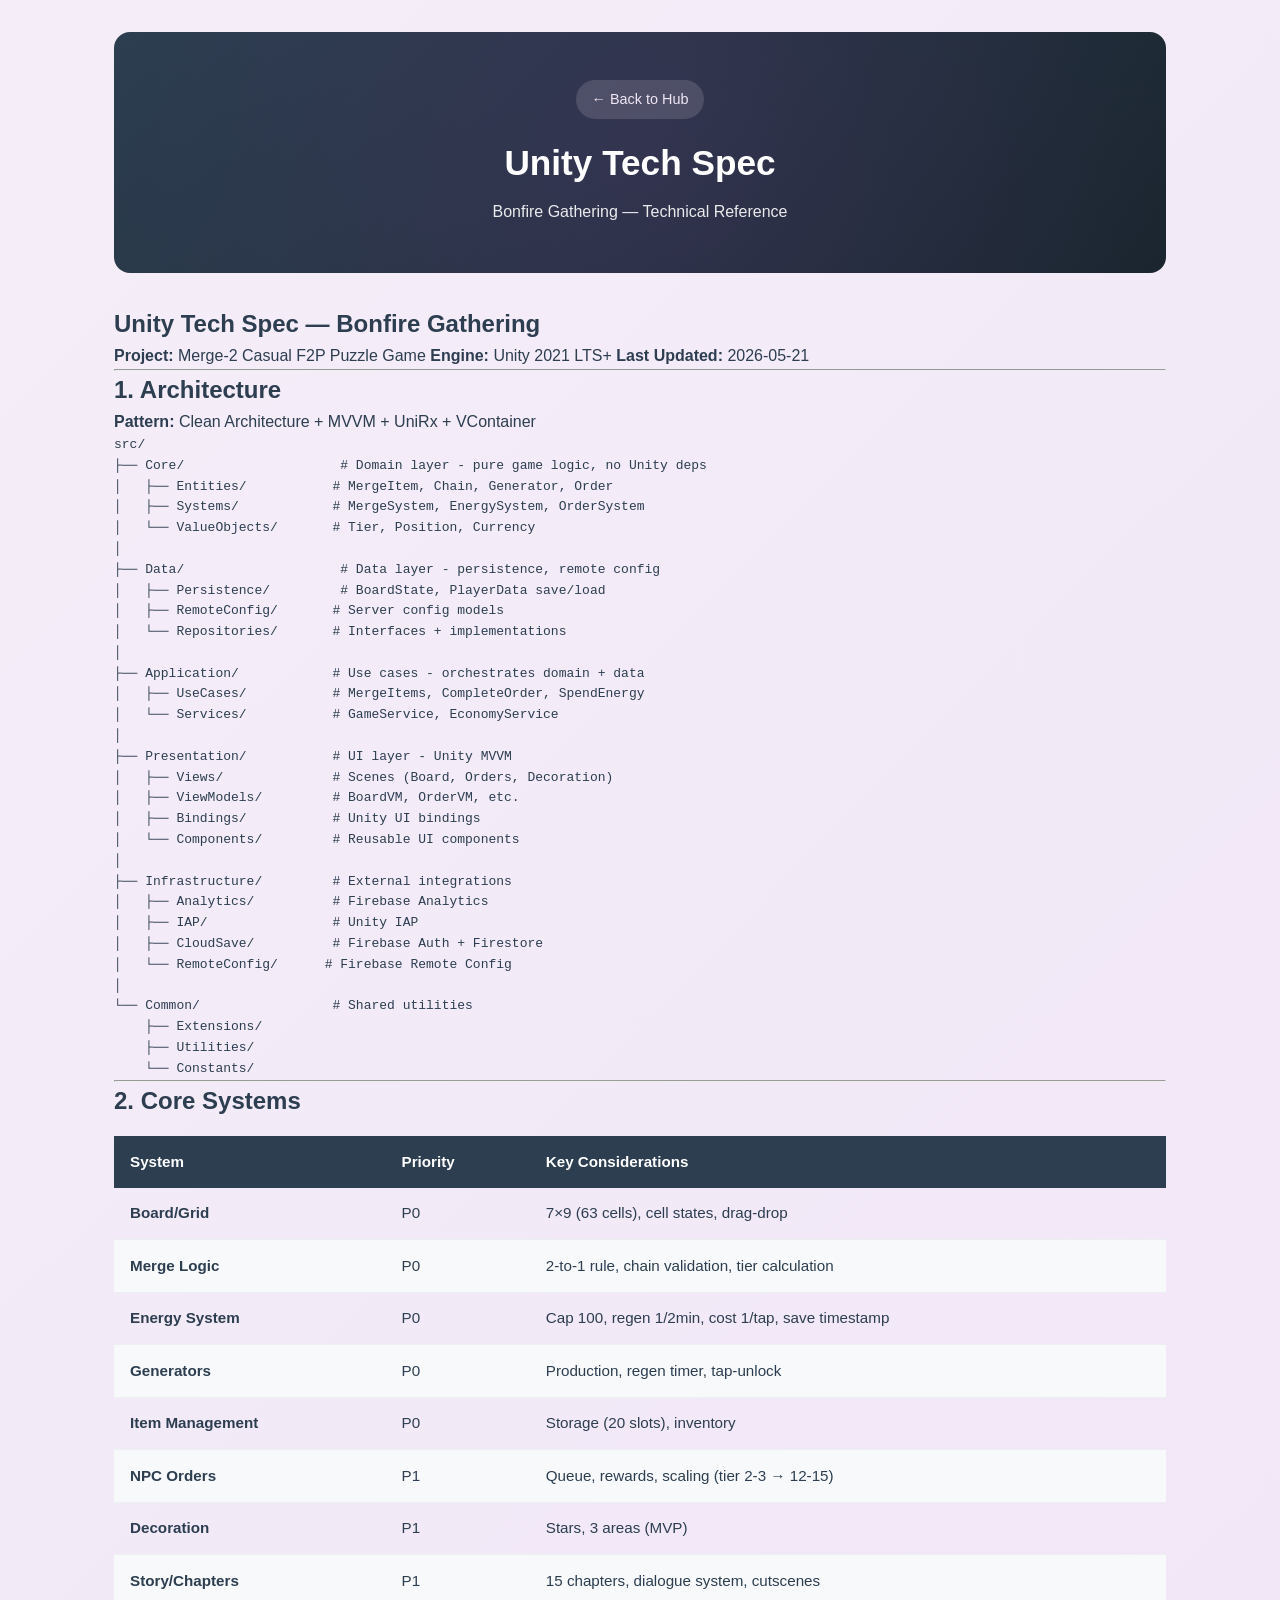
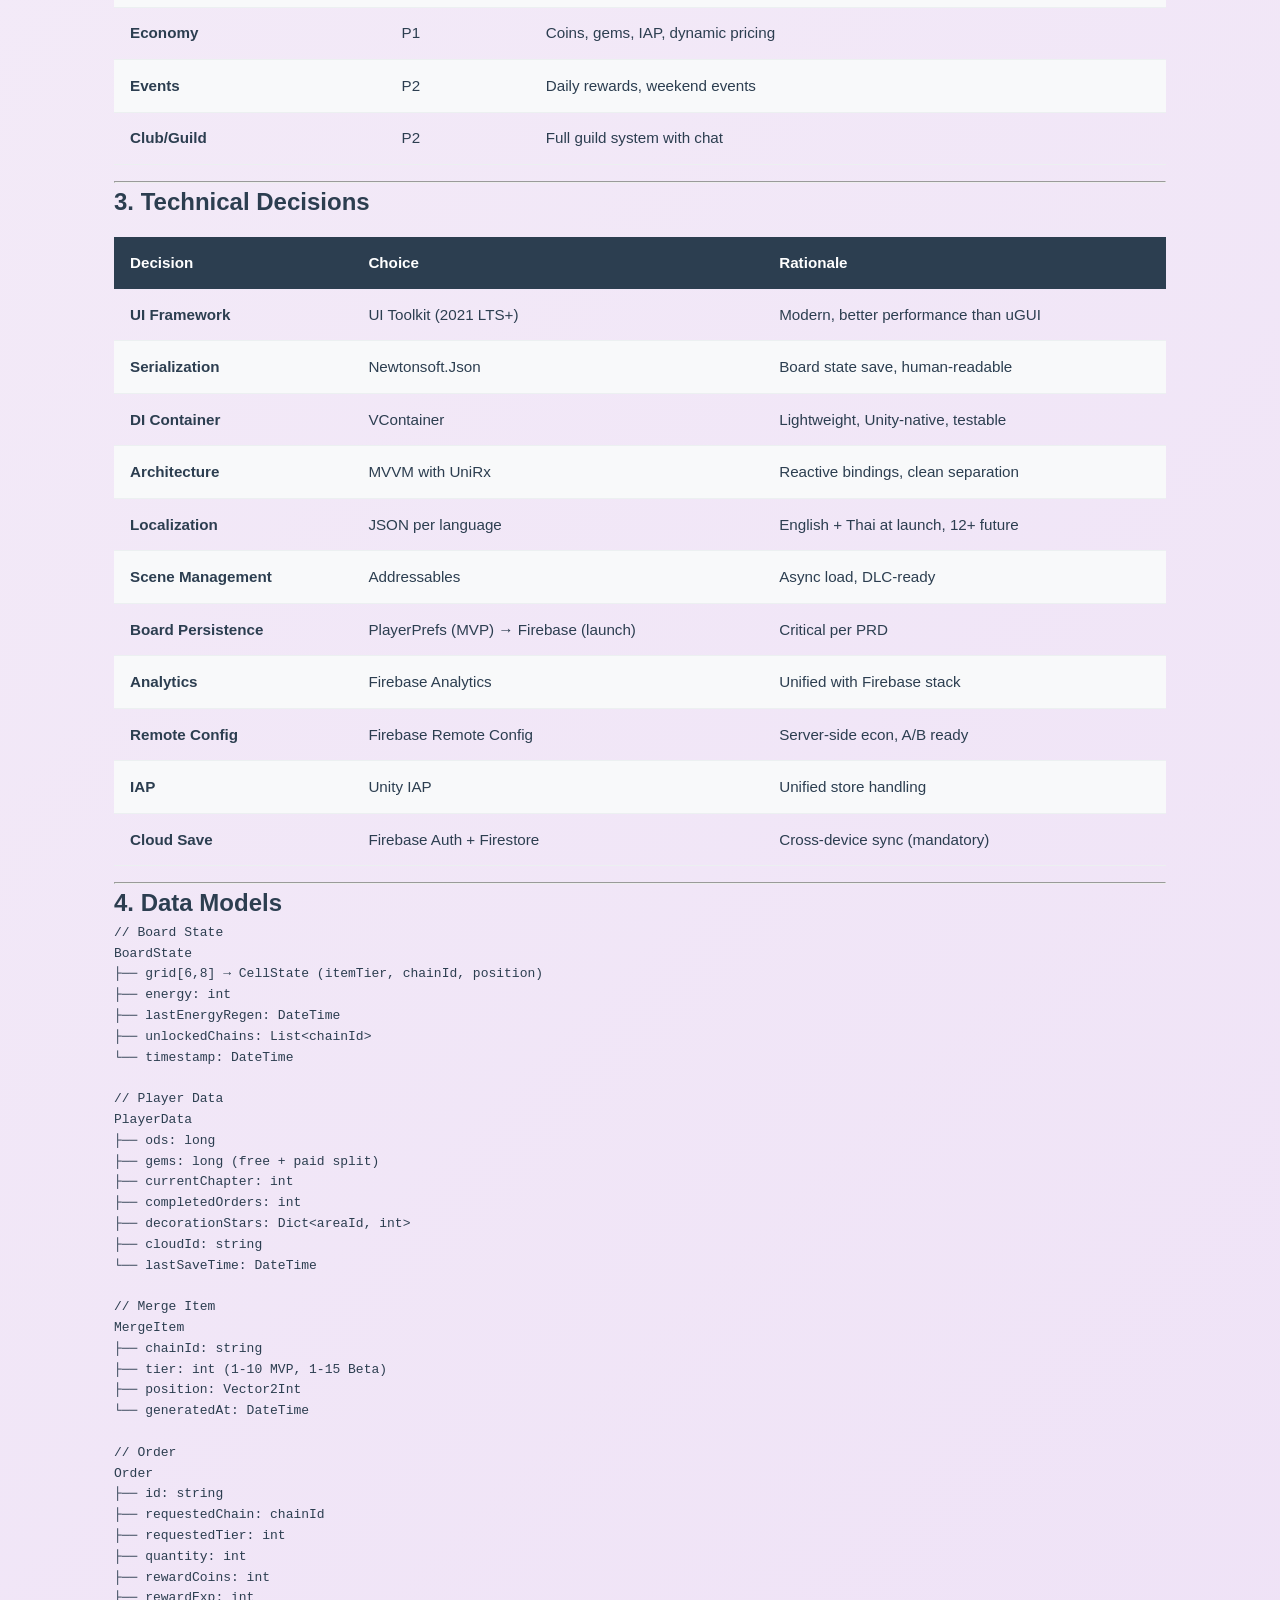
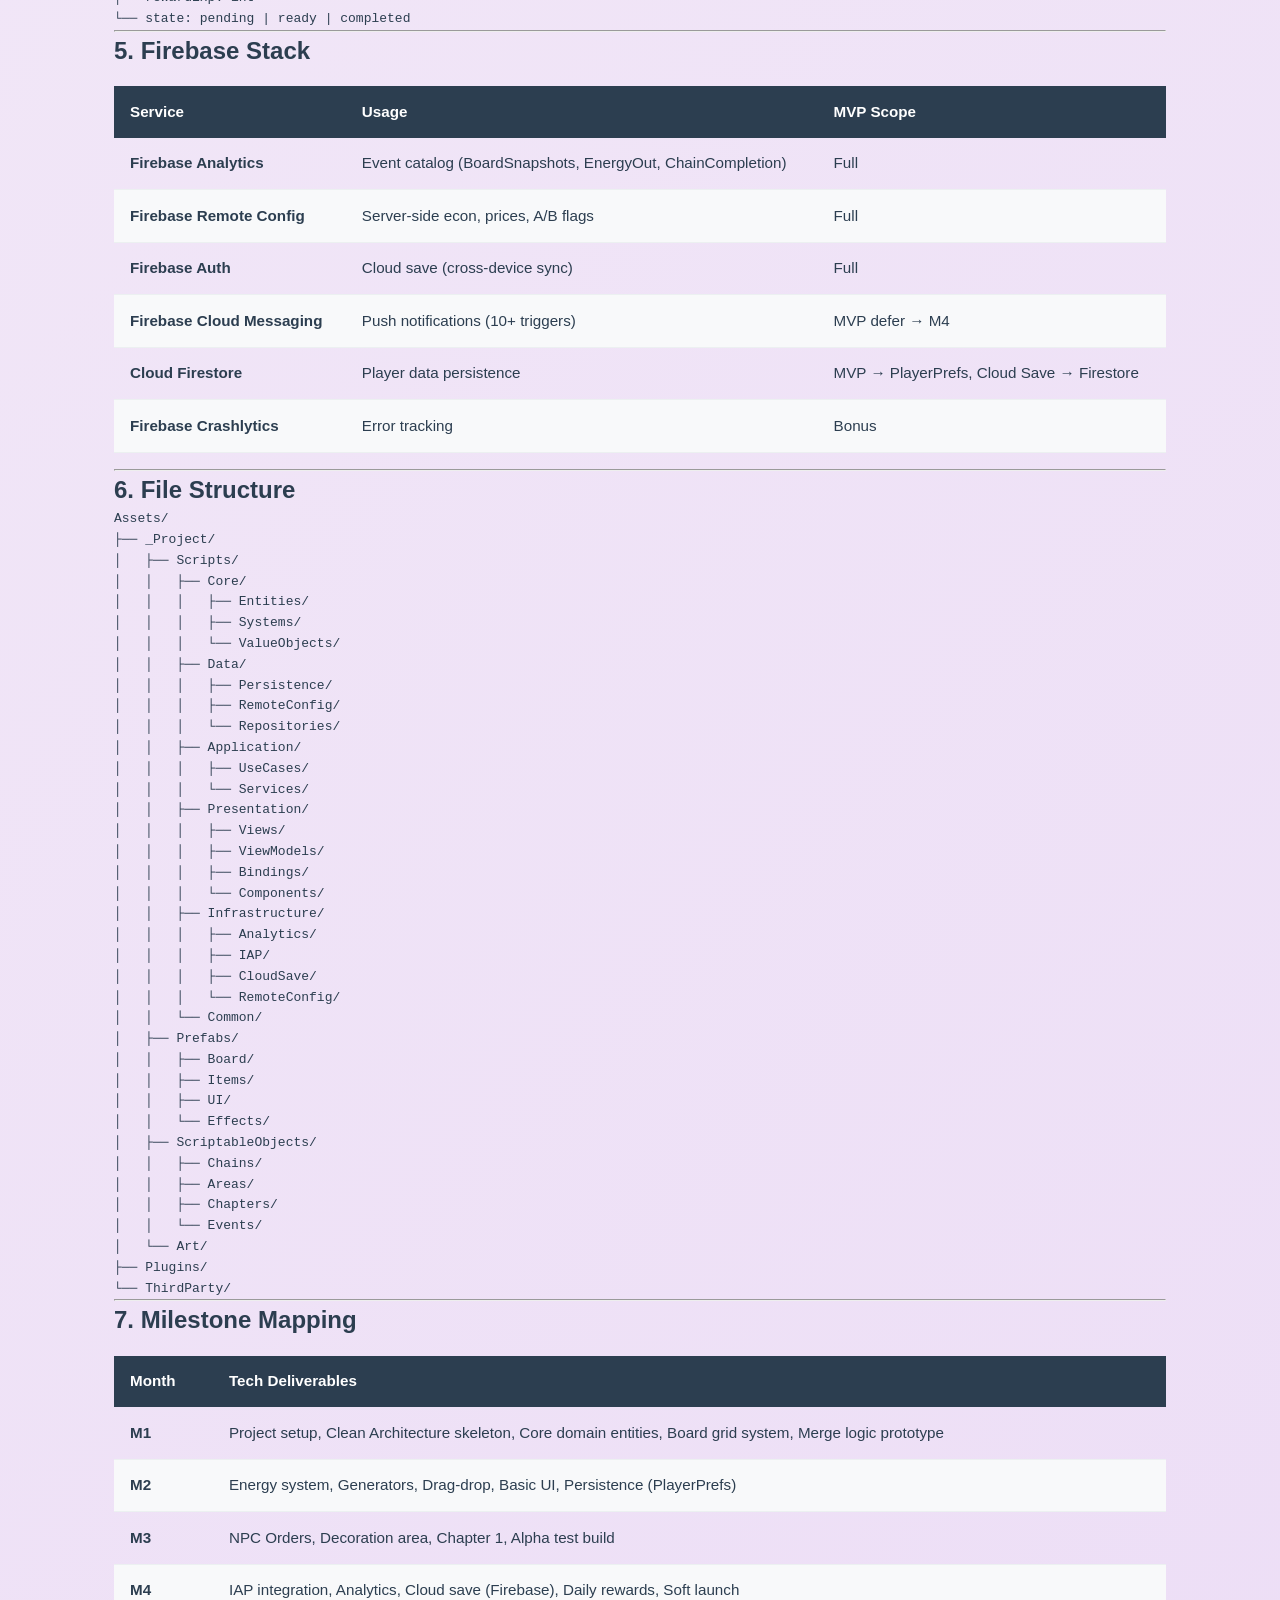
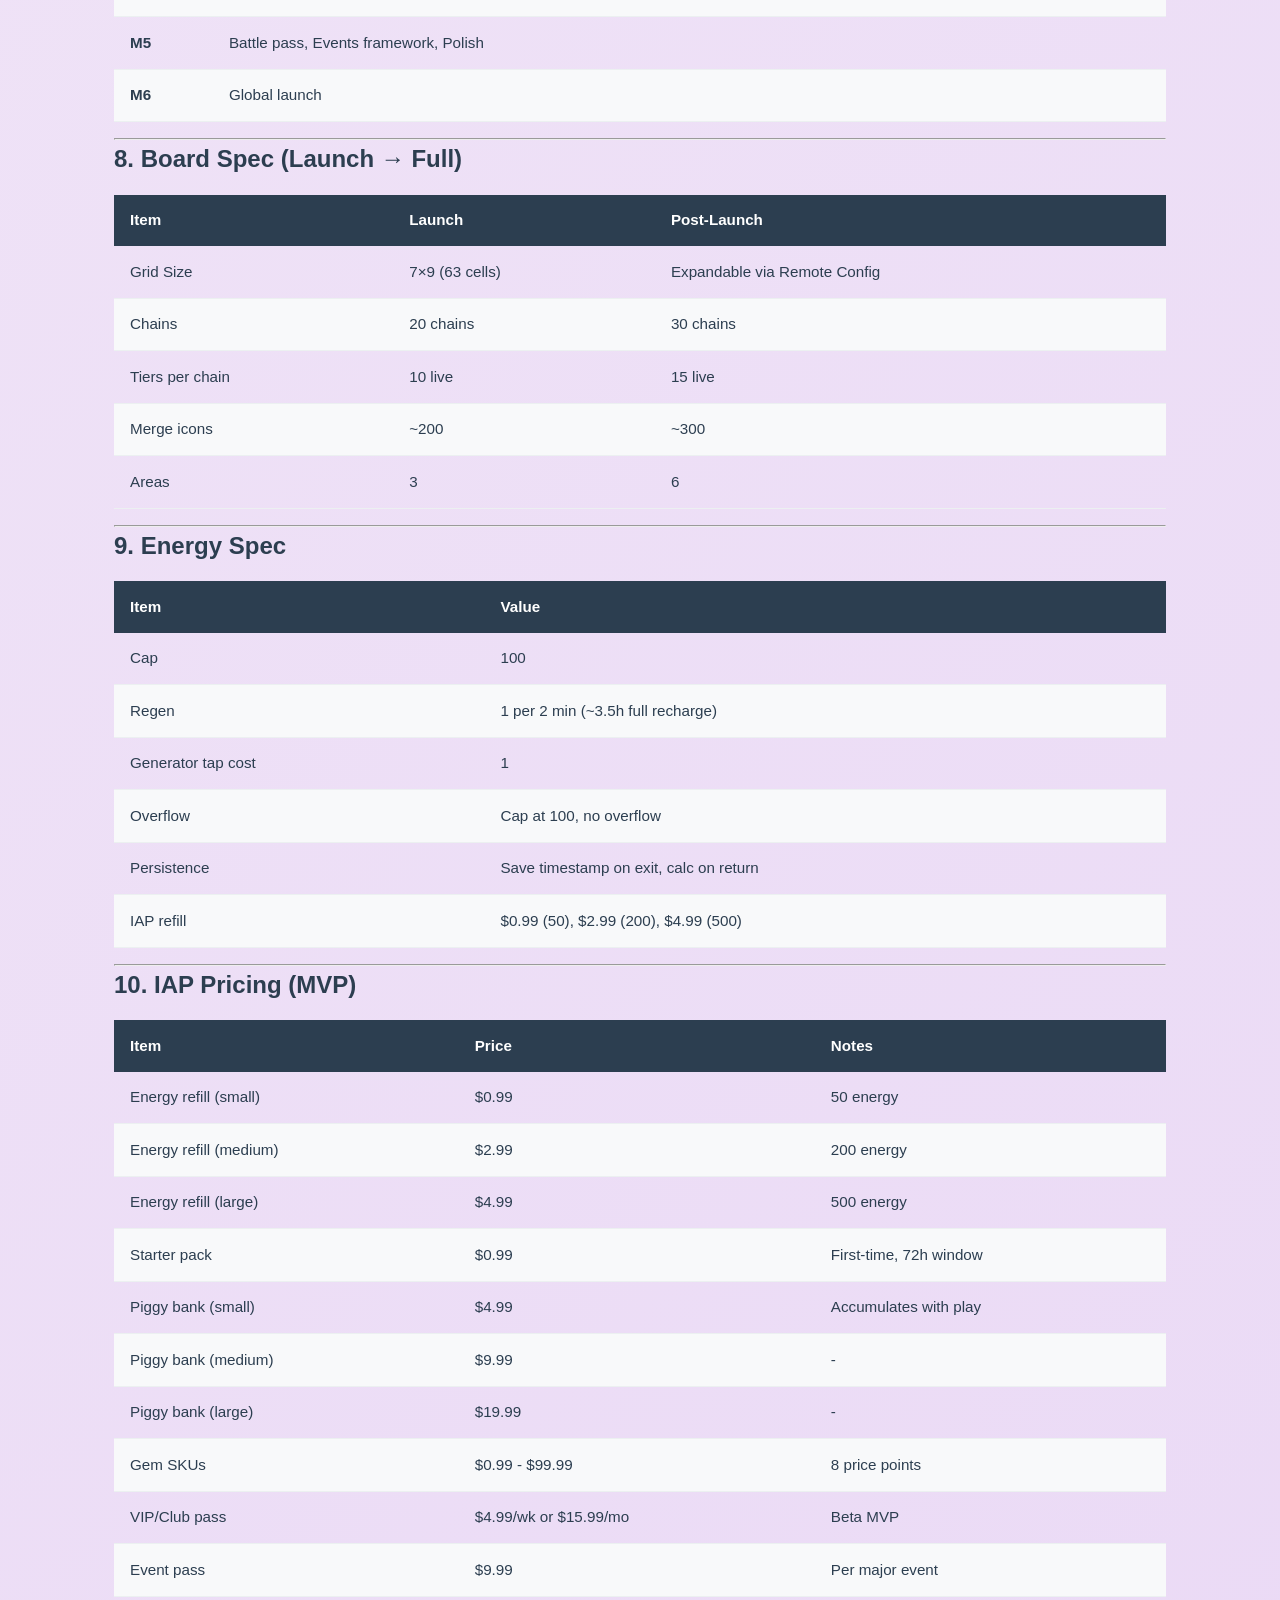
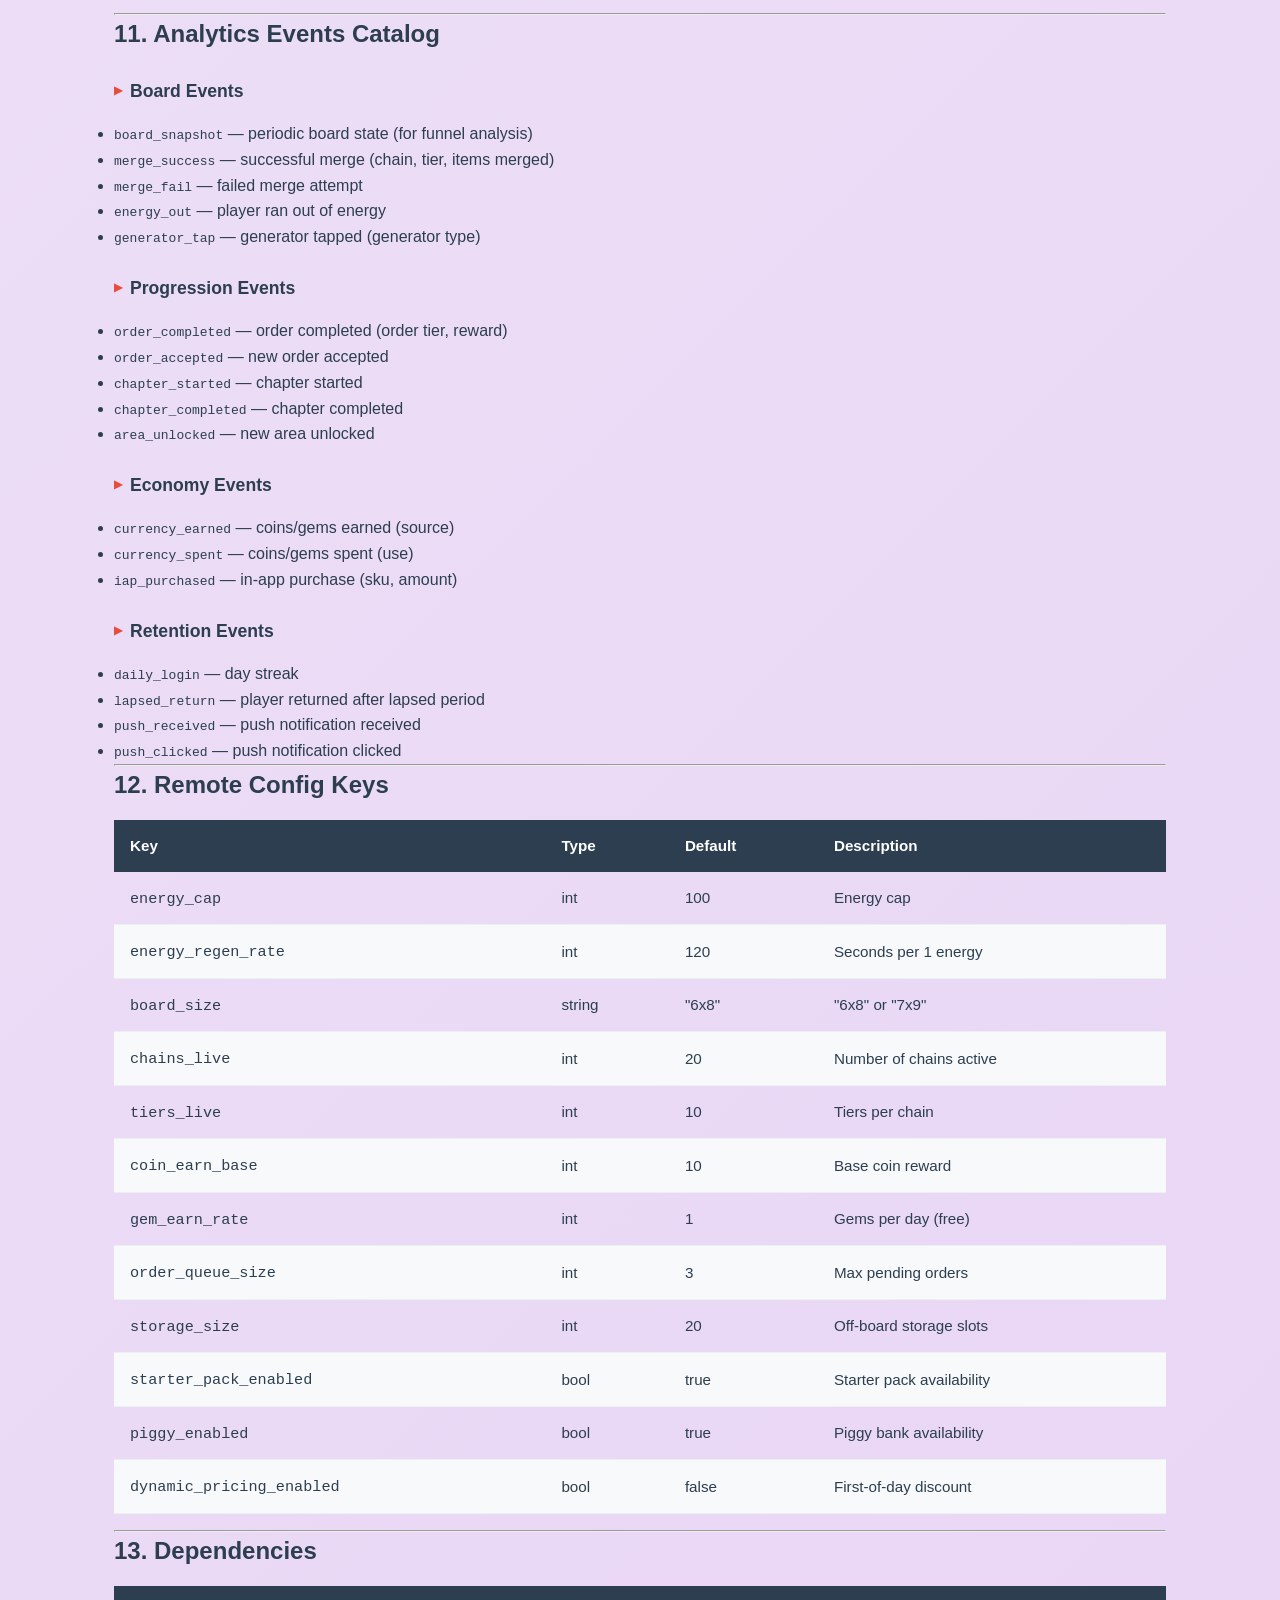
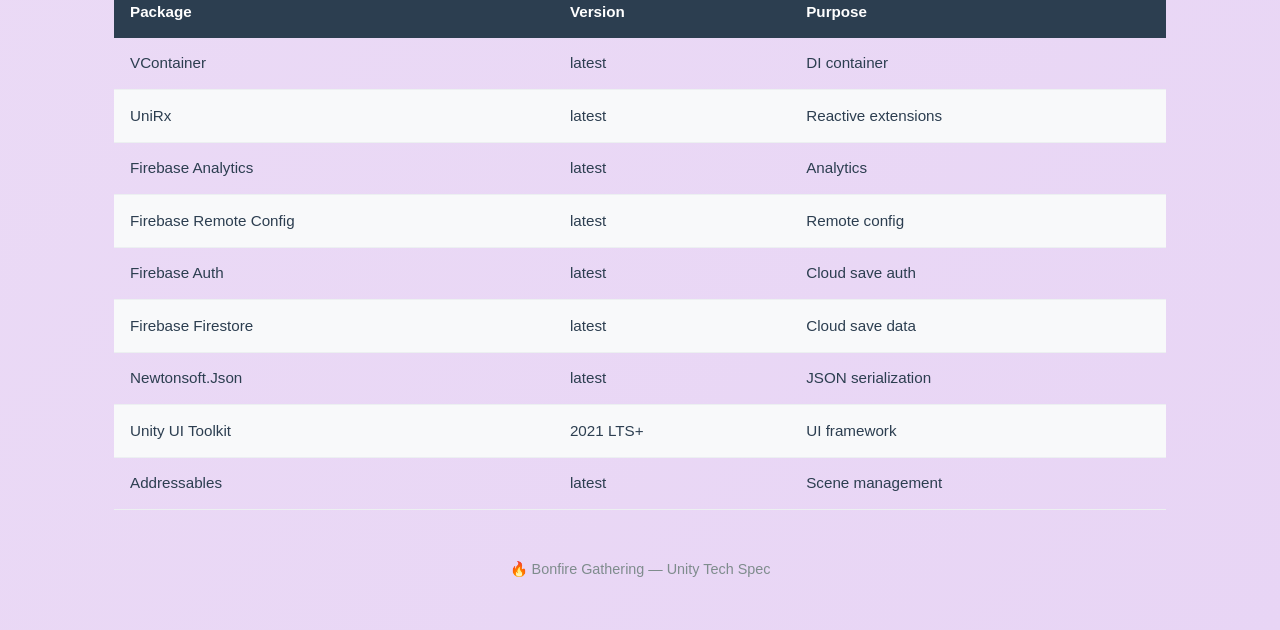
<file: public/TECH_SPEC.html>
<!DOCTYPE html>
<html lang="en">
<head>
<meta charset="UTF-8">
<meta name="viewport" content="width=device-width, initial-scale=1.0">
<title>Unity Tech Spec</title>
<style>
  :root {
    --primary: #8e44ad;
    --primary-dark: #6c3483;
    --secondary: #2c3e50;
    --accent: #e74c3c;
    --bg-light: #f5eef8;
    --bg-card: #ffffff;
    --text: #2c3e50;
    --text-light: #7f8c8d;
    --border: #ecf0f1;
    --success: #27ae60;
    --warning: #f39c12;
  }
  * { box-sizing: border-box; margin: 0; padding: 0; }
  body { font-family: -apple-system, BlinkMacSystemFont, 'Segoe UI', Roboto, sans-serif; background: linear-gradient(135deg, var(--bg-light) 0%, #e8d5f5 100%); color: var(--text); line-height: 1.6; min-height: 100vh; }
  .container { max-width: 1100px; margin: 0 auto; padding: 2rem 1.5rem; }
  header { text-align: center; padding: 3rem 1rem; background: linear-gradient(135deg, var(--secondary) 0%, #1a252f 100%); color: white; border-radius: 16px; margin-bottom: 2rem; position: relative; overflow: hidden; }
  header::before { content: ''; position: absolute; top: -50%; left: -50%; width: 200%; height: 200%; background: radial-gradient(circle, rgba(142,68,173,0.15) 0%, transparent 50%); animation: glow 8s ease-in-out infinite; }
  @keyframes glow { 0%, 100% { transform: scale(1); opacity: 0.5; } 50% { transform: scale(1.1); opacity: 0.8; } }
  header h1 { font-size: 2.2rem; font-weight: 700; margin-bottom: 0.5rem; position: relative; }
  .back-btn { display: inline-flex; align-items: center; gap: 0.5rem; background: rgba(255,255,255,0.15); color: white; padding: 0.5rem 1rem; border-radius: 20px; text-decoration: none; font-size: 0.9rem; margin-bottom: 1rem; transition: all 0.2s; }
  .back-btn:hover { background: rgba(255,255,255,0.25); }
  header p { opacity: 0.9; font-size: 1rem; }
  .header-badge { display: inline-block; background: var(--primary); color: white; padding: 0.5rem 1.5rem; border-radius: 25px; font-weight: 600; margin-top: 1rem; }
  nav { background: var(--bg-card); border-radius: 12px; padding: 1rem; margin-bottom: 2rem; box-shadow: 0 2px 12px rgba(0,0,0,0.06); position: sticky; top: 1rem; z-index: 100; }
  nav ul { display: flex; flex-wrap: wrap; gap: 0.5rem; list-style: none; justify-content: center; }
  nav a { text-decoration: none; color: var(--text); padding: 0.5rem 1rem; border-radius: 8px; font-size: 0.9rem; font-weight: 500; transition: all 0.2s; }
  nav a:hover { background: var(--primary); color: white; }
  section { background: var(--bg-card); border-radius: 16px; padding: 2rem; margin-bottom: 1.5rem; box-shadow: 0 4px 20px rgba(0,0,0,0.06); }
  section h2 { color: var(--secondary); font-size: 1.4rem; margin-bottom: 1.5rem; padding-bottom: 0.75rem; border-bottom: 3px solid var(--primary); display: flex; align-items: center; gap: 0.75rem; }
  section h2 .icon { font-size: 1.5rem; }
  h3 { color: var(--secondary); font-size: 1.1rem; margin: 1.5rem 0 1rem; display: flex; align-items: center; gap: 0.5rem; }
  h3::before { content: '▶'; color: var(--accent); font-size: 0.7rem; }
  .table-wrap { overflow-x: auto; }
  table { width: 100%; border-collapse: collapse; margin: 1rem 0; font-size: 0.95rem; }
  th { background: var(--secondary); color: white; padding: 0.85rem 1rem; text-align: left; font-weight: 600; }
  td { padding: 0.85rem 1rem; border-bottom: 1px solid var(--border); }
  tr:nth-child(even) { background: #f8f9fa; }
  tr:hover { background: #f5eef8; }
  .highlight-row { background: #f5eef8 !important; }
  .info-grid { display: grid; grid-template-columns: repeat(auto-fit, minmax(280px, 1fr)); gap: 1rem; margin: 1rem 0; }
  .info-card { background: linear-gradient(135deg, #f8f9fa 0%, #ecf0f1 100%); border-radius: 12px; padding: 1.25rem; border-left: 4px solid var(--primary); }
  .info-card h4 { color: var(--secondary); margin-bottom: 0.75rem; }
  .info-card p { color: var(--text-light); font-size: 0.9rem; }
  footer { text-align: center; padding: 2rem; color: var(--text-light); font-size: 0.9rem; }
  @media (max-width: 768px) { header h1 { font-size: 1.8rem; } section { padding: 1.25rem; } }
</style>
</head>
<body>
<div class="container">
<header>
  <a href="index.html" class="back-btn">← Back to Hub</a>
  <h1>Unity Tech Spec</h1>
  <p>Bonfire Gathering — Technical Reference</p>
</header>
<article>
<h1>Unity Tech Spec — Bonfire Gathering</h1>
<p><strong>Project:</strong> Merge-2 Casual F2P Puzzle Game
<strong>Engine:</strong> Unity 2021 LTS+
<strong>Last Updated:</strong> 2026-05-21</p>
<hr />
<h2>1. Architecture</h2>
<p><strong>Pattern:</strong> Clean Architecture + MVVM + UniRx + VContainer</p>
<pre><code>src/
├── Core/                    # Domain layer - pure game logic, no Unity deps
│   ├── Entities/           # MergeItem, Chain, Generator, Order
│   ├── Systems/            # MergeSystem, EnergySystem, OrderSystem
│   └── ValueObjects/       # Tier, Position, Currency
│
├── Data/                    # Data layer - persistence, remote config
│   ├── Persistence/         # BoardState, PlayerData save/load
│   ├── RemoteConfig/       # Server config models
│   └── Repositories/       # Interfaces + implementations
│
├── Application/            # Use cases - orchestrates domain + data
│   ├── UseCases/           # MergeItems, CompleteOrder, SpendEnergy
│   └── Services/           # GameService, EconomyService
│
├── Presentation/           # UI layer - Unity MVVM
│   ├── Views/              # Scenes (Board, Orders, Decoration)
│   ├── ViewModels/         # BoardVM, OrderVM, etc.
│   ├── Bindings/           # Unity UI bindings
│   └── Components/         # Reusable UI components
│
├── Infrastructure/         # External integrations
│   ├── Analytics/          # Firebase Analytics
│   ├── IAP/                # Unity IAP
│   ├── CloudSave/          # Firebase Auth + Firestore
│   └── RemoteConfig/      # Firebase Remote Config
│
└── Common/                 # Shared utilities
    ├── Extensions/
    ├── Utilities/
    └── Constants/
</code></pre>
<hr />
<h2>2. Core Systems</h2>
<div class="table-wrap"><table>
<thead>
<tr>
<th>System</th>
<th>Priority</th>
<th>Key Considerations</th>
</tr>
</thead>
<tbody>
<tr>
<td><strong>Board/Grid</strong></td>
<td>P0</td>
<td>7×9 (63 cells), cell states, drag-drop</td>
</tr>
<tr>
<td><strong>Merge Logic</strong></td>
<td>P0</td>
<td>2-to-1 rule, chain validation, tier calculation</td>
</tr>
<tr>
<td><strong>Energy System</strong></td>
<td>P0</td>
<td>Cap 100, regen 1/2min, cost 1/tap, save timestamp</td>
</tr>
<tr>
<td><strong>Generators</strong></td>
<td>P0</td>
<td>Production, regen timer, tap-unlock</td>
</tr>
<tr>
<td><strong>Item Management</strong></td>
<td>P0</td>
<td>Storage (20 slots), inventory</td>
</tr>
<tr>
<td><strong>NPC Orders</strong></td>
<td>P1</td>
<td>Queue, rewards, scaling (tier 2-3 → 12-15)</td>
</tr>
<tr>
<td><strong>Decoration</strong></td>
<td>P1</td>
<td>Stars, 3 areas (MVP)</td>
</tr>
<tr>
<td><strong>Story/Chapters</strong></td>
<td>P1</td>
<td>15 chapters, dialogue system, cutscenes</td>
</tr>
<tr>
<td><strong>Economy</strong></td>
<td>P1</td>
<td>Coins, gems, IAP, dynamic pricing</td>
</tr>
<tr>
<td><strong>Events</strong></td>
<td>P2</td>
<td>Daily rewards, weekend events</td>
</tr>
<tr>
<td><strong>Club/Guild</strong></td>
<td>P2</td>
<td>Full guild system with chat</td>
</tr>
</tbody>
</table></div>
<hr />
<h2>3. Technical Decisions</h2>
<div class="table-wrap"><table>
<thead>
<tr>
<th>Decision</th>
<th>Choice</th>
<th>Rationale</th>
</tr>
</thead>
<tbody>
<tr>
<td><strong>UI Framework</strong></td>
<td>UI Toolkit (2021 LTS+)</td>
<td>Modern, better performance than uGUI</td>
</tr>
<tr>
<td><strong>Serialization</strong></td>
<td>Newtonsoft.Json</td>
<td>Board state save, human-readable</td>
</tr>
<tr>
<td><strong>DI Container</strong></td>
<td>VContainer</td>
<td>Lightweight, Unity-native, testable</td>
</tr>
<tr>
<td><strong>Architecture</strong></td>
<td>MVVM with UniRx</td>
<td>Reactive bindings, clean separation</td>
</tr>
<tr>
<td><strong>Localization</strong></td>
<td>JSON per language</td>
<td>English + Thai at launch, 12+ future</td>
</tr>
<tr>
<td><strong>Scene Management</strong></td>
<td>Addressables</td>
<td>Async load, DLC-ready</td>
</tr>
<tr>
<td><strong>Board Persistence</strong></td>
<td>PlayerPrefs (MVP) → Firebase (launch)</td>
<td>Critical per PRD</td>
</tr>
<tr>
<td><strong>Analytics</strong></td>
<td>Firebase Analytics</td>
<td>Unified with Firebase stack</td>
</tr>
<tr>
<td><strong>Remote Config</strong></td>
<td>Firebase Remote Config</td>
<td>Server-side econ, A/B ready</td>
</tr>
<tr>
<td><strong>IAP</strong></td>
<td>Unity IAP</td>
<td>Unified store handling</td>
</tr>
<tr>
<td><strong>Cloud Save</strong></td>
<td>Firebase Auth + Firestore</td>
<td>Cross-device sync (mandatory)</td>
</tr>
</tbody>
</table></div>
<hr />
<h2>4. Data Models</h2>
<pre><code class="language-csharp">// Board State
BoardState
├── grid[6,8] → CellState (itemTier, chainId, position)
├── energy: int
├── lastEnergyRegen: DateTime
├── unlockedChains: List&lt;chainId&gt;
└── timestamp: DateTime

// Player Data
PlayerData
├── ods: long
├── gems: long (free + paid split)
├── currentChapter: int
├── completedOrders: int
├── decorationStars: Dict&lt;areaId, int&gt;
├── cloudId: string
└── lastSaveTime: DateTime

// Merge Item
MergeItem
├── chainId: string
├── tier: int (1-10 MVP, 1-15 Beta)
├── position: Vector2Int
└── generatedAt: DateTime

// Order
Order
├── id: string
├── requestedChain: chainId
├── requestedTier: int
├── quantity: int
├── rewardCoins: int
├── rewardExp: int
└── state: pending | ready | completed
</code></pre>
<hr />
<h2>5. Firebase Stack</h2>
<div class="table-wrap"><table>
<thead>
<tr>
<th>Service</th>
<th>Usage</th>
<th>MVP Scope</th>
</tr>
</thead>
<tbody>
<tr>
<td><strong>Firebase Analytics</strong></td>
<td>Event catalog (BoardSnapshots, EnergyOut, ChainCompletion)</td>
<td>Full</td>
</tr>
<tr>
<td><strong>Firebase Remote Config</strong></td>
<td>Server-side econ, prices, A/B flags</td>
<td>Full</td>
</tr>
<tr>
<td><strong>Firebase Auth</strong></td>
<td>Cloud save (cross-device sync)</td>
<td>Full</td>
</tr>
<tr>
<td><strong>Firebase Cloud Messaging</strong></td>
<td>Push notifications (10+ triggers)</td>
<td>MVP defer → M4</td>
</tr>
<tr>
<td><strong>Cloud Firestore</strong></td>
<td>Player data persistence</td>
<td>MVP → PlayerPrefs, Cloud Save → Firestore</td>
</tr>
<tr>
<td><strong>Firebase Crashlytics</strong></td>
<td>Error tracking</td>
<td>Bonus</td>
</tr>
</tbody>
</table></div>
<hr />
<h2>6. File Structure</h2>
<pre><code>Assets/
├── _Project/
│   ├── Scripts/
│   │   ├── Core/
│   │   │   ├── Entities/
│   │   │   ├── Systems/
│   │   │   └── ValueObjects/
│   │   ├── Data/
│   │   │   ├── Persistence/
│   │   │   ├── RemoteConfig/
│   │   │   └── Repositories/
│   │   ├── Application/
│   │   │   ├── UseCases/
│   │   │   └── Services/
│   │   ├── Presentation/
│   │   │   ├── Views/
│   │   │   ├── ViewModels/
│   │   │   ├── Bindings/
│   │   │   └── Components/
│   │   ├── Infrastructure/
│   │   │   ├── Analytics/
│   │   │   ├── IAP/
│   │   │   ├── CloudSave/
│   │   │   └── RemoteConfig/
│   │   └── Common/
│   ├── Prefabs/
│   │   ├── Board/
│   │   ├── Items/
│   │   ├── UI/
│   │   └── Effects/
│   ├── ScriptableObjects/
│   │   ├── Chains/
│   │   ├── Areas/
│   │   ├── Chapters/
│   │   └── Events/
│   └── Art/
├── Plugins/
└── ThirdParty/
</code></pre>
<hr />
<h2>7. Milestone Mapping</h2>
<div class="table-wrap"><table>
<thead>
<tr>
<th>Month</th>
<th>Tech Deliverables</th>
</tr>
</thead>
<tbody>
<tr>
<td><strong>M1</strong></td>
<td>Project setup, Clean Architecture skeleton, Core domain entities, Board grid system, Merge logic prototype</td>
</tr>
<tr>
<td><strong>M2</strong></td>
<td>Energy system, Generators, Drag-drop, Basic UI, Persistence (PlayerPrefs)</td>
</tr>
<tr>
<td><strong>M3</strong></td>
<td>NPC Orders, Decoration area, Chapter 1, Alpha test build</td>
</tr>
<tr>
<td><strong>M4</strong></td>
<td>IAP integration, Analytics, Cloud save (Firebase), Daily rewards, Soft launch</td>
</tr>
<tr>
<td><strong>M5</strong></td>
<td>Battle pass, Events framework, Polish</td>
</tr>
<tr>
<td><strong>M6</strong></td>
<td>Global launch</td>
</tr>
</tbody>
</table></div>
<hr />
<h2>8. Board Spec (Launch → Full)</h2>
<div class="table-wrap"><table>
<thead>
<tr>
<th>Item</th>
<th>Launch</th>
<th>Post-Launch</th>
</tr>
</thead>
<tbody>
<tr>
<td>Grid Size</td>
<td>7×9 (63 cells)</td>
<td>Expandable via Remote Config</td>
</tr>
<tr>
<td>Chains</td>
<td>20 chains</td>
<td>30 chains</td>
</tr>
<tr>
<td>Tiers per chain</td>
<td>10 live</td>
<td>15 live</td>
</tr>
<tr>
<td>Merge icons</td>
<td>~200</td>
<td>~300</td>
</tr>
<tr>
<td>Areas</td>
<td>3</td>
<td>6</td>
</tr>
</tbody>
</table></div>
<hr />
<h2>9. Energy Spec</h2>
<div class="table-wrap"><table>
<thead>
<tr>
<th>Item</th>
<th>Value</th>
</tr>
</thead>
<tbody>
<tr>
<td>Cap</td>
<td>100</td>
</tr>
<tr>
<td>Regen</td>
<td>1 per 2 min (~3.5h full recharge)</td>
</tr>
<tr>
<td>Generator tap cost</td>
<td>1</td>
</tr>
<tr>
<td>Overflow</td>
<td>Cap at 100, no overflow</td>
</tr>
<tr>
<td>Persistence</td>
<td>Save timestamp on exit, calc on return</td>
</tr>
<tr>
<td>IAP refill</td>
<td>$0.99 (50), $2.99 (200), $4.99 (500)</td>
</tr>
</tbody>
</table></div>
<hr />
<h2>10. IAP Pricing (MVP)</h2>
<div class="table-wrap"><table>
<thead>
<tr>
<th>Item</th>
<th>Price</th>
<th>Notes</th>
</tr>
</thead>
<tbody>
<tr>
<td>Energy refill (small)</td>
<td>$0.99</td>
<td>50 energy</td>
</tr>
<tr>
<td>Energy refill (medium)</td>
<td>$2.99</td>
<td>200 energy</td>
</tr>
<tr>
<td>Energy refill (large)</td>
<td>$4.99</td>
<td>500 energy</td>
</tr>
<tr>
<td>Starter pack</td>
<td>$0.99</td>
<td>First-time, 72h window</td>
</tr>
<tr>
<td>Piggy bank (small)</td>
<td>$4.99</td>
<td>Accumulates with play</td>
</tr>
<tr>
<td>Piggy bank (medium)</td>
<td>$9.99</td>
<td>-</td>
</tr>
<tr>
<td>Piggy bank (large)</td>
<td>$19.99</td>
<td>-</td>
</tr>
<tr>
<td>Gem SKUs</td>
<td>$0.99 - $99.99</td>
<td>8 price points</td>
</tr>
<tr>
<td>VIP/Club pass</td>
<td>$4.99/wk or $15.99/mo</td>
<td>Beta MVP</td>
</tr>
<tr>
<td>Event pass</td>
<td>$9.99</td>
<td>Per major event</td>
</tr>
</tbody>
</table></div>
<hr />
<h2>11. Analytics Events Catalog</h2>
<h3>Board Events</h3>
<ul>
<li><code>board_snapshot</code> — periodic board state (for funnel analysis)</li>
<li><code>merge_success</code> — successful merge (chain, tier, items merged)</li>
<li><code>merge_fail</code> — failed merge attempt</li>
<li><code>energy_out</code> — player ran out of energy</li>
<li><code>generator_tap</code> — generator tapped (generator type)</li>
</ul>
<h3>Progression Events</h3>
<ul>
<li><code>order_completed</code> — order completed (order tier, reward)</li>
<li><code>order_accepted</code> — new order accepted</li>
<li><code>chapter_started</code> — chapter started</li>
<li><code>chapter_completed</code> — chapter completed</li>
<li><code>area_unlocked</code> — new area unlocked</li>
</ul>
<h3>Economy Events</h3>
<ul>
<li><code>currency_earned</code> — coins/gems earned (source)</li>
<li><code>currency_spent</code> — coins/gems spent (use)</li>
<li><code>iap_purchased</code> — in-app purchase (sku, amount)</li>
</ul>
<h3>Retention Events</h3>
<ul>
<li><code>daily_login</code> — day streak</li>
<li><code>lapsed_return</code> — player returned after lapsed period</li>
<li><code>push_received</code> — push notification received</li>
<li><code>push_clicked</code> — push notification clicked</li>
</ul>
<hr />
<h2>12. Remote Config Keys</h2>
<div class="table-wrap"><table>
<thead>
<tr>
<th>Key</th>
<th>Type</th>
<th>Default</th>
<th>Description</th>
</tr>
</thead>
<tbody>
<tr>
<td><code>energy_cap</code></td>
<td>int</td>
<td>100</td>
<td>Energy cap</td>
</tr>
<tr>
<td><code>energy_regen_rate</code></td>
<td>int</td>
<td>120</td>
<td>Seconds per 1 energy</td>
</tr>
<tr>
<td><code>board_size</code></td>
<td>string</td>
<td>"6x8"</td>
<td>"6x8" or "7x9"</td>
</tr>
<tr>
<td><code>chains_live</code></td>
<td>int</td>
<td>20</td>
<td>Number of chains active</td>
</tr>
<tr>
<td><code>tiers_live</code></td>
<td>int</td>
<td>10</td>
<td>Tiers per chain</td>
</tr>
<tr>
<td><code>coin_earn_base</code></td>
<td>int</td>
<td>10</td>
<td>Base coin reward</td>
</tr>
<tr>
<td><code>gem_earn_rate</code></td>
<td>int</td>
<td>1</td>
<td>Gems per day (free)</td>
</tr>
<tr>
<td><code>order_queue_size</code></td>
<td>int</td>
<td>3</td>
<td>Max pending orders</td>
</tr>
<tr>
<td><code>storage_size</code></td>
<td>int</td>
<td>20</td>
<td>Off-board storage slots</td>
</tr>
<tr>
<td><code>starter_pack_enabled</code></td>
<td>bool</td>
<td>true</td>
<td>Starter pack availability</td>
</tr>
<tr>
<td><code>piggy_enabled</code></td>
<td>bool</td>
<td>true</td>
<td>Piggy bank availability</td>
</tr>
<tr>
<td><code>dynamic_pricing_enabled</code></td>
<td>bool</td>
<td>false</td>
<td>First-of-day discount</td>
</tr>
</tbody>
</table></div>
<hr />
<h2>13. Dependencies</h2>
<div class="table-wrap"><table>
<thead>
<tr>
<th>Package</th>
<th>Version</th>
<th>Purpose</th>
</tr>
</thead>
<tbody>
<tr>
<td>VContainer</td>
<td>latest</td>
<td>DI container</td>
</tr>
<tr>
<td>UniRx</td>
<td>latest</td>
<td>Reactive extensions</td>
</tr>
<tr>
<td>Firebase Analytics</td>
<td>latest</td>
<td>Analytics</td>
</tr>
<tr>
<td>Firebase Remote Config</td>
<td>latest</td>
<td>Remote config</td>
</tr>
<tr>
<td>Firebase Auth</td>
<td>latest</td>
<td>Cloud save auth</td>
</tr>
<tr>
<td>Firebase Firestore</td>
<td>latest</td>
<td>Cloud save data</td>
</tr>
<tr>
<td>Newtonsoft.Json</td>
<td>latest</td>
<td>JSON serialization</td>
</tr>
<tr>
<td>Unity UI Toolkit</td>
<td>2021 LTS+</td>
<td>UI framework</td>
</tr>
<tr>
<td>Addressables</td>
<td>latest</td>
<td>Scene management</td>
</tr>
</tbody>
</table></div>
</article>
<footer>
  <p>🔥 Bonfire Gathering — Unity Tech Spec</p>
</footer>
</div>
</body>
</html>
</file>
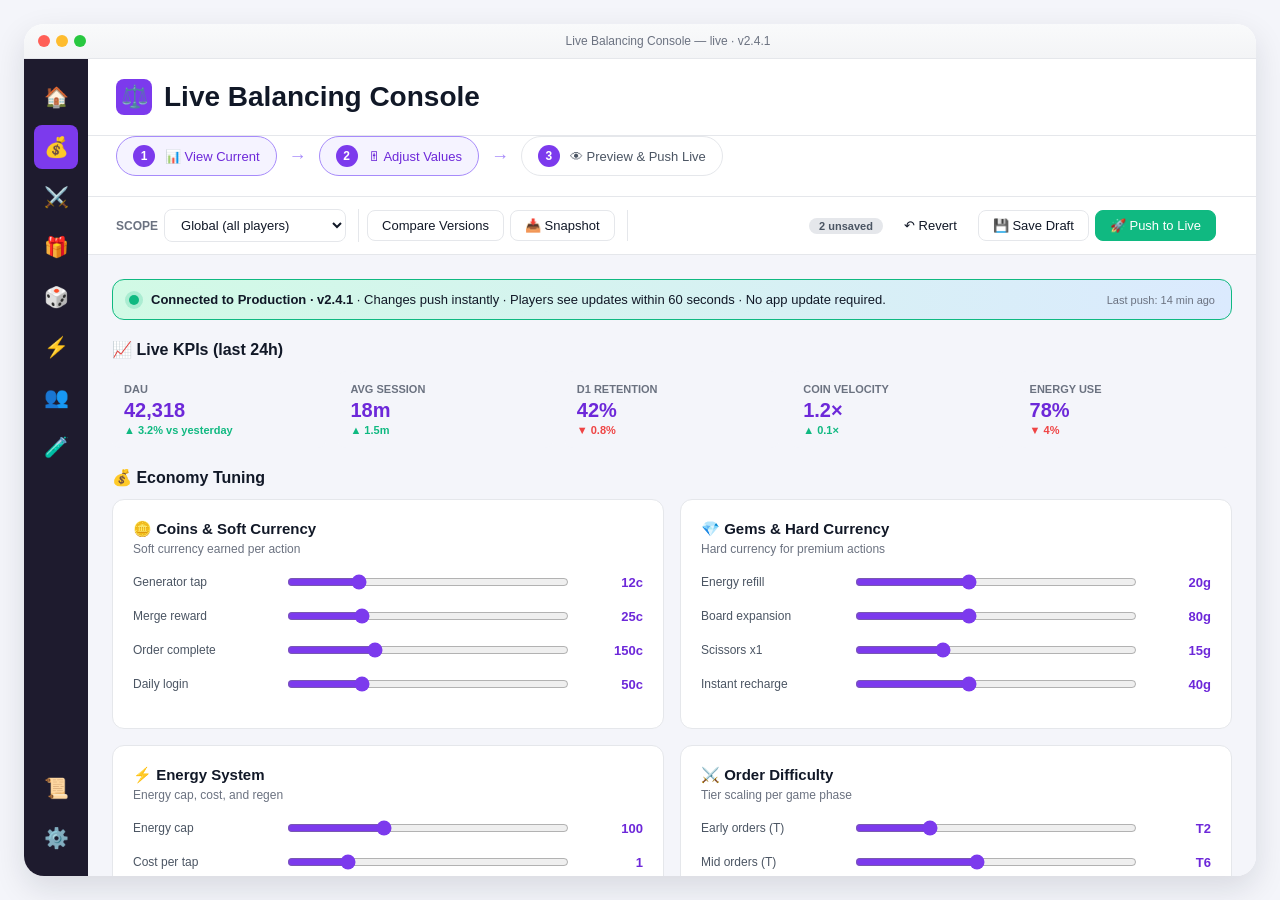
<file: docs/bonfire-tools-prototype/tools/balancing.html>
<!DOCTYPE html>
<html lang="en">
<head>
<meta charset="UTF-8">
<title>Live Balancing Console</title>
<meta name="viewport" content="width=device-width, initial-scale=1">
<link rel="stylesheet" href="../assets/style.css">
<style>
  .balance-grid {
    display: grid;
    grid-template-columns: 1fr 1fr;
    gap: 16px;
  }
  .balance-card {
    background: var(--canvas-2);
    border: 1px solid var(--line);
    border-radius: var(--radius);
    padding: 20px;
  }
  .balance-card h3 {
    margin: 0 0 4px;
    font-size: 15px;
    display: flex;
    align-items: center;
    gap: 8px;
  }
  .balance-card .sub {
    font-size: 12px;
    color: var(--text-3);
    margin-bottom: 16px;
  }
  .stat-grid {
    display: grid;
    grid-template-columns: repeat(4, 1fr);
    gap: 12px;
    margin-bottom: 20px;
  }
  .stat-card {
    background: var(--canvas);
    border-radius: var(--radius-sm);
    padding: 12px;
  }
  .stat-card .lbl {
    font-size: 11px;
    color: var(--text-3);
    text-transform: uppercase;
    font-weight: 600;
    margin-bottom: 4px;
  }
  .stat-card .val {
    font-size: 20px;
    font-weight: 700;
    color: var(--purple-700);
  }
  .stat-card .delta {
    font-size: 11px;
    font-weight: 600;
    margin-top: 2px;
  }
  .stat-card .delta.up { color: var(--green); }
  .stat-card .delta.down { color: var(--red); }
  .preview-before, .preview-after {
    background: var(--canvas);
    border-radius: var(--radius-sm);
    padding: 12px;
    font-size: 13px;
    line-height: 1.8;
  }
  .preview-before { border-left: 4px solid var(--text-3); }
  .preview-after  { border-left: 4px solid var(--green); }
  .diff-row {
    display: flex;
    justify-content: space-between;
    padding: 4px 0;
    border-bottom: 1px dashed var(--line);
  }
  .diff-row:last-child { border-bottom: none; }
  .diff-row .key { color: var(--text-3); }
  .diff-row .old { color: var(--red); text-decoration: line-through; }
  .diff-row .new { color: var(--green); font-weight: 600; }
  .env-banner {
    background: linear-gradient(90deg, var(--green-bg), var(--blue-bg));
    border: 1px solid var(--green);
    border-radius: var(--radius);
    padding: 12px 16px;
    display: flex;
    align-items: center;
    gap: 12px;
    margin-bottom: 20px;
    font-size: 13px;
  }
  .env-banner .dot {
    width: 10px; height: 10px;
    background: var(--green);
    border-radius: 50%;
    box-shadow: 0 0 0 4px rgba(16,185,129,.2);
  }
</style>
</head>
<body>

<div style="padding: 24px; height: 100vh; display: flex; flex-direction: column;">
  <div class="app-window" style="flex: 1;">

    <div class="app-titlebar">
      <div class="dots"><span></span><span></span><span></span></div>
      <div class="title">Live Balancing Console — live · v2.4.1</div>
    </div>

    <div class="app-body">

      <aside class="sidebar">
        <a href="../index.html" class="nav-btn" title="Home">🏠<span class="tip">Home</span></a>
        <button class="nav-btn active" title="Economy">💰<span class="tip">Economy</span></button>
        <button class="nav-btn" title="Difficulty">⚔️<span class="tip">Difficulty</span></button>
        <button class="nav-btn" title="Rewards">🎁<span class="tip">Rewards</span></button>
        <button class="nav-btn" title="Drop Tables">🎲<span class="tip">Drop Tables</span></button>
        <button class="nav-btn" title="Energy">⚡<span class="tip">Energy</span></button>
        <button class="nav-btn" title="NPC">👥<span class="tip">NPC</span></button>
        <button class="nav-btn" title="A/B Tests">🧪<span class="tip">A/B Tests</span></button>
        <div class="spacer"></div>
        <button class="nav-btn" title="History">📜</button>
        <button class="nav-btn" title="Settings">⚙️</button>
      </aside>

      <main class="main">

        <div class="step-header">
          <h1 class="page-title"><span class="puzzle-icon">⚖️</span>Live Balancing Console</h1>
        </div>

        <div class="step-header" style="padding-top: 0;">
          <div class="step active"><span class="num">1</span>📊 View Current</div>
          <span class="arrow">→</span>
          <div class="step active"><span class="num">2</span>🎚 Adjust Values</div>
          <span class="arrow">→</span>
          <div class="step"><span class="num">3</span>👁 Preview &amp; Push Live</div>
        </div>

        <div class="toolbar">
          <div class="group">
            <span style="font-size: 12px; color: var(--text-3); font-weight: 600;">SCOPE</span>
            <select class="select">
              <option>Global (all players)</option>
              <option>Segment: New (D1-D7)</option>
              <option>Segment: VIP</option>
              <option>Region: SEA</option>
              <option>A/B Test: Variant A</option>
            </select>
          </div>
          <div class="group">
            <button class="btn">Compare Versions</button>
            <button class="btn">📥 Snapshot</button>
          </div>
          <div class="grow"></div>
          <div class="group">
            <span class="badge-pill draft">2 unsaved</span>
            <button class="btn ghost">↶ Revert</button>
            <button class="btn">💾 Save Draft</button>
            <button class="btn success">🚀 Push to Live</button>
          </div>
        </div>

        <div class="workspace" style="overflow-y: auto;">

          <div style="padding: 24px; width: 100%;">

            <div class="env-banner">
              <div class="dot"></div>
              <div style="flex: 1;">
                <b>Connected to Production · v2.4.1</b> · Changes push instantly · Players see updates within 60 seconds · No app update required.
              </div>
              <span style="color: var(--text-3); font-size: 11px;">Last push: 14 min ago</span>
            </div>

            <h2 style="margin: 0 0 12px; font-size: 16px;">📈 Live KPIs (last 24h)</h2>
            <div class="stat-grid" style="grid-template-columns: repeat(5, 1fr);">
              <div class="stat-card">
                <div class="lbl">DAU</div>
                <div class="val">42,318</div>
                <div class="delta up">▲ 3.2% vs yesterday</div>
              </div>
              <div class="stat-card">
                <div class="lbl">Avg Session</div>
                <div class="val">18m</div>
                <div class="delta up">▲ 1.5m</div>
              </div>
              <div class="stat-card">
                <div class="lbl">D1 Retention</div>
                <div class="val">42%</div>
                <div class="delta down">▼ 0.8%</div>
              </div>
              <div class="stat-card">
                <div class="lbl">Coin Velocity</div>
                <div class="val">1.2×</div>
                <div class="delta up">▲ 0.1×</div>
              </div>
              <div class="stat-card">
                <div class="lbl">Energy Use</div>
                <div class="val">78%</div>
                <div class="delta down">▼ 4%</div>
              </div>
            </div>

            <h2 style="margin: 0 0 12px; font-size: 16px;">💰 Economy Tuning</h2>
            <div class="balance-grid" style="margin-bottom: 24px;">

              <div class="balance-card">
                <h3>🪙 Coins &amp; Soft Currency</h3>
                <div class="sub">Soft currency earned per action</div>
                <div class="slider-row">
                  <label>Generator tap</label>
                  <input type="range" min="0" max="50" value="12">
                  <span class="val">12c</span>
                </div>
                <div class="slider-row">
                  <label>Merge reward</label>
                  <input type="range" min="0" max="100" value="25">
                  <span class="val">25c</span>
                </div>
                <div class="slider-row">
                  <label>Order complete</label>
                  <input type="range" min="0" max="500" value="150">
                  <span class="val">150c</span>
                </div>
                <div class="slider-row">
                  <label>Daily login</label>
                  <input type="range" min="0" max="200" value="50">
                  <span class="val">50c</span>
                </div>
              </div>

              <div class="balance-card">
                <h3>💎 Gems &amp; Hard Currency</h3>
                <div class="sub">Hard currency for premium actions</div>
                <div class="slider-row">
                  <label>Energy refill</label>
                  <input type="range" min="0" max="50" value="20">
                  <span class="val">20g</span>
                </div>
                <div class="slider-row">
                  <label>Board expansion</label>
                  <input type="range" min="0" max="200" value="80">
                  <span class="val">80g</span>
                </div>
                <div class="slider-row">
                  <label>Scissors x1</label>
                  <input type="range" min="0" max="50" value="15">
                  <span class="val">15g</span>
                </div>
                <div class="slider-row">
                  <label>Instant recharge</label>
                  <input type="range" min="0" max="100" value="40">
                  <span class="val">40g</span>
                </div>
              </div>

              <div class="balance-card">
                <h3>⚡ Energy System</h3>
                <div class="sub">Energy cap, cost, and regen</div>
                <div class="slider-row">
                  <label>Energy cap</label>
                  <input type="range" min="50" max="200" value="100">
                  <span class="val">100</span>
                </div>
                <div class="slider-row">
                  <label>Cost per tap</label>
                  <input type="range" min="0" max="5" value="1">
                  <span class="val">1</span>
                </div>
                <div class="slider-row">
                  <label>Regen (sec/tick)</label>
                  <input type="range" min="30" max="300" value="120">
                  <span class="val">120s</span>
                </div>
                <div class="slider-row">
                  <label>VIP bonus</label>
                  <input type="range" min="0" max="50" value="20">
                  <span class="val">20%</span>
                </div>
              </div>

              <div class="balance-card">
                <h3>⚔️ Order Difficulty</h3>
                <div class="sub">Tier scaling per game phase</div>
                <div class="slider-row">
                  <label>Early orders (T)</label>
                  <input type="range" min="1" max="5" value="2">
                  <span class="val">T2</span>
                </div>
                <div class="slider-row">
                  <label>Mid orders (T)</label>
                  <input type="range" min="3" max="10" value="6">
                  <span class="val">T6</span>
                </div>
                <div class="slider-row">
                  <label>Late orders (T)</label>
                  <input type="range" min="8" max="20" value="13">
                  <span class="val">T13</span>
                </div>
                <div class="slider-row">
                  <label>Time limit</label>
                  <input type="range" min="60" max="600" value="300">
                  <span class="val">5m</span>
                </div>
              </div>

            </div>

            <h2 style="margin: 0 0 12px; font-size: 16px;">👁 Preview: Before vs After</h2>
            <div style="display: grid; grid-template-columns: 1fr 1fr; gap: 16px; margin-bottom: 24px;">

              <div class="preview-before">
                <b>Current (v2.4.1)</b>
                <div class="diff-row"><span class="key">Generator tap</span><span class="old">10 coins</span></div>
                <div class="diff-row"><span class="key">Merge reward</span><span class="old">20 coins</span></div>
                <div class="diff-row"><span class="key">Order complete</span><span class="old">120 coins</span></div>
                <div class="diff-row"><span class="key">Energy cost</span><span class="old">2 per tap</span></div>
                <div class="diff-row"><span class="key">Energy regen</span><span class="old">150s/tick</span></div>
              </div>

              <div class="preview-after">
                <b>Pending changes</b>
                <div class="diff-row"><span class="key">Generator tap</span><span class="new">12 coins</span></div>
                <div class="diff-row"><span class="key">Merge reward</span><span class="new">25 coins</span></div>
                <div class="diff-row"><span class="key">Order complete</span><span class="new">150 coins</span></div>
                <div class="diff-row"><span class="key">Energy cost</span><span class="new">1 per tap</span></div>
                <div class="diff-row"><span class="key">Energy regen</span><span class="new">120s/tick</span></div>
              </div>

            </div>

            <h2 style="margin: 0 0 12px; font-size: 16px;">📜 Recent Changes</h2>
            <table class="tbl">
              <thead>
                <tr><th>When</th><th>Who</th><th>What</th><th>Status</th></tr>
              </thead>
              <tbody>
                <tr><td>14 min ago</td><td>PM@jojo</td><td>Energy regen 150→120s</td><td><span class="badge-pill live">Live</span></td></tr>
                <tr><td>2h ago</td><td>QA@beam</td><td>Order difficulty mid 5→6</td><td><span class="badge-pill live">Live</span></td></tr>
                <tr><td>Yesterday</td><td>Designer@noon</td><td>Coin Rush multiplier 1.5→2.0</td><td><span class="badge-pill live">Live</span></td></tr>
                <tr><td>2d ago</td><td>PM@jojo</td><td>VIP cooldown 25→20%</td><td><span class="badge-pill live">Live</span></td></tr>
              </tbody>
            </table>

          </div>

        </div>

      </main>
    </div>

  </div>
</div>

<script src="../assets/app.js"></script>
<script>
document.querySelectorAll('input[type="range"]').forEach(r => {
  r.addEventListener('input', () => {
    const val = r.nextElementSibling;
    if (val && val.classList.contains('val')) val.textContent = r.value;
  });
});

document.querySelector('.btn.success').addEventListener('click', () => {
  BT.toast('Pushed to Production · Live in 60s', 'success');
});
</script>

</body>
</html>
</file>
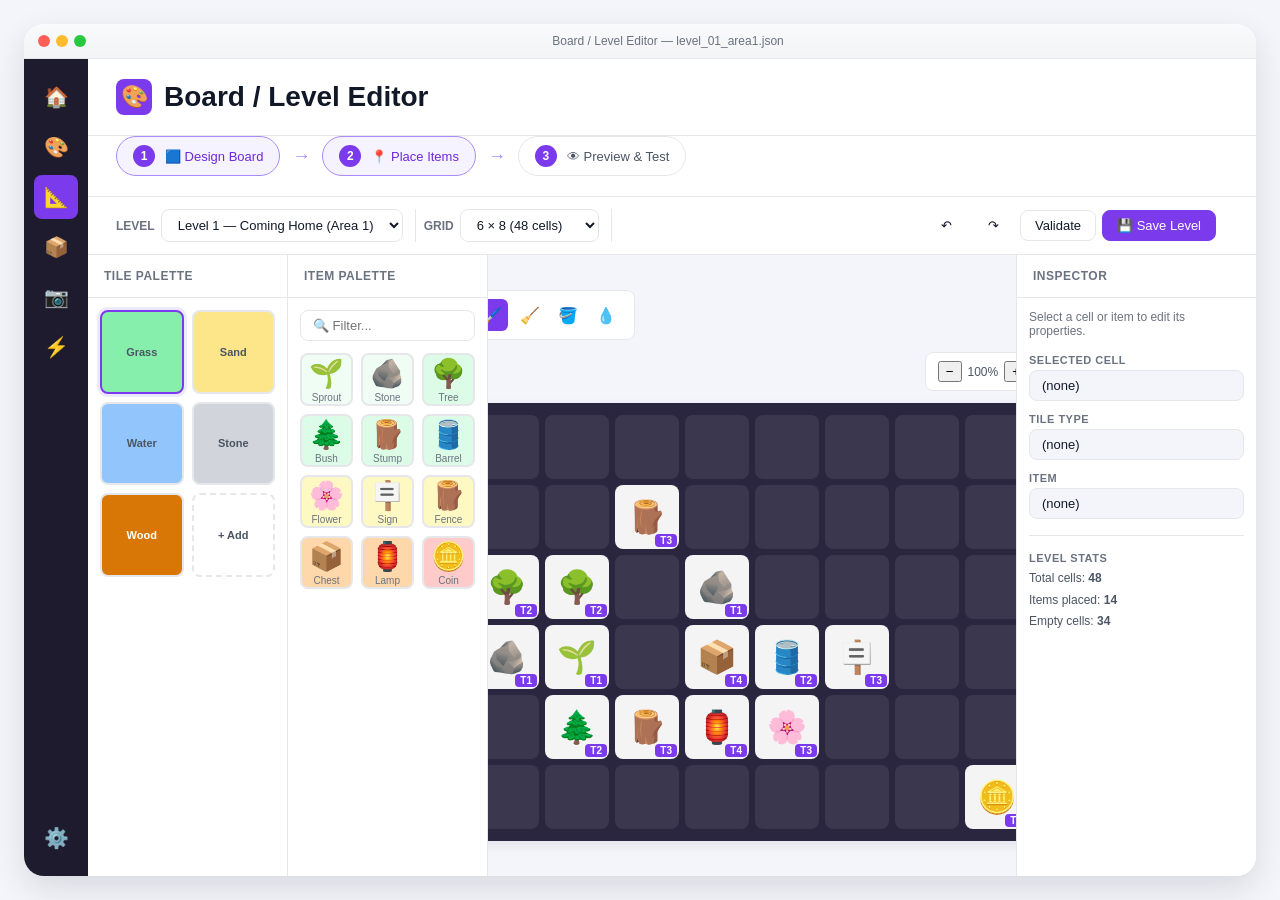
<file: docs/bonfire-tools-prototype/tools/board-editor.html>
<!DOCTYPE html>
<html lang="en">
<head>
<meta charset="UTF-8">
<title>Board / Level Editor</title>
<meta name="viewport" content="width=device-width, initial-scale=1">
<link rel="stylesheet" href="../assets/style.css">
<style>
  .level-canvas {
    background: var(--canvas-2);
    border-radius: var(--radius);
    box-shadow: var(--shadow);
    padding: 24px;
    position: relative;
  }
  .board-toolbar {
    display: flex;
    gap: 6px;
    padding: 8px 12px;
    background: var(--canvas-2);
    border: 1px solid var(--line);
    border-radius: var(--radius-sm);
    margin-bottom: 12px;
    width: fit-content;
  }
  .board-toolbar .tbtn {
    width: 32px; height: 32px;
    border: none;
    background: transparent;
    border-radius: 6px;
    display: inline-flex;
    align-items: center;
    justify-content: center;
    font-size: 16px;
  }
  .board-toolbar .tbtn:hover { background: var(--purple-50); }
  .board-toolbar .tbtn.active { background: var(--purple-600); color: white; }
  .zoom-control {
    display: flex; align-items: center; gap: 6px;
    padding: 8px 12px;
    background: var(--canvas-2);
    border: 1px solid var(--line);
    border-radius: var(--radius-sm);
    margin-bottom: 12px;
    width: fit-content;
    margin-left: auto;
  }
  .preview-frame {
    background: linear-gradient(180deg, #87CEEB 0%, #B0E0E6 100%);
    border-radius: var(--radius);
    width: 360px;
    height: 480px;
    position: relative;
    overflow: hidden;
    box-shadow: var(--shadow-lg);
  }
  .preview-frame .play-overlay {
    position: absolute;
    bottom: 16px; left: 50%;
    transform: translateX(-50%);
    display: flex; gap: 8px;
    background: rgba(0,0,0,.4);
    padding: 6px;
    border-radius: 8px;
  }
  .preview-frame .play-overlay button {
    width: 36px; height: 36px;
    border: none;
    background: rgba(255,255,255,.15);
    color: white;
    border-radius: 6px;
    font-size: 14px;
  }
  .preview-frame .play-overlay button.active { background: var(--purple-600); }
  .device-frame-selector {
    display: flex; gap: 6px;
    margin-top: 12px; justify-content: center;
  }
  .device-frame-selector button {
    padding: 6px 12px;
    background: var(--canvas-2);
    border: 1px solid var(--line);
    border-radius: 6px;
    font-size: 12px;
  }
  .device-frame-selector button.active { background: var(--purple-600); color: white; border-color: var(--purple-600); }
</style>
</head>
<body>

<div style="padding: 24px; height: 100vh; display: flex; flex-direction: column;">
  <div class="app-window" style="flex: 1;">

    <div class="app-titlebar">
      <div class="dots"><span></span><span></span><span></span></div>
      <div class="title">Board / Level Editor — level_01_area1.json</div>
    </div>

    <div class="app-body">

      <aside class="sidebar">
        <a href="../index.html" class="nav-btn" title="Home">🏠<span class="tip">Home</span></a>
        <button class="nav-btn" title="Boards">🎨<span class="tip">Boards</span></button>
        <button class="nav-btn active" title="Levels">📐<span class="tip">Levels</span></button>
        <button class="nav-btn" title="Items">📦<span class="tip">Items</span></button>
        <button class="nav-btn" title="Camera">📷<span class="tip">Camera</span></button>
        <button class="nav-btn" title="Triggers">⚡<span class="tip">Triggers</span></button>
        <div class="spacer"></div>
        <button class="nav-btn" title="Settings">⚙️</button>
      </aside>

      <main class="main">

        <div class="step-header">
          <h1 class="page-title"><span class="puzzle-icon">🎨</span>Board / Level Editor</h1>
        </div>

        <div class="step-header" style="padding-top: 0;">
          <div class="step active" data-step="1"><span class="num">1</span>🟦 Design Board</div>
          <span class="arrow">→</span>
          <div class="step active" data-step="2"><span class="num">2</span>📍 Place Items</div>
          <span class="arrow">→</span>
          <div class="step" data-step="3"><span class="num">3</span>👁 Preview &amp; Test</div>
        </div>

        <div class="toolbar">
          <div class="group">
            <span style="font-size: 12px; color: var(--text-3); font-weight: 600;">LEVEL</span>
            <select class="select" id="levelSelect">
              <option>Level 1 — Coming Home (Area 1)</option>
              <option>Level 2 — Canal Garden (Area 2)</option>
              <option>Level 3 — Spirits' Home (Area 3)</option>
            </select>
          </div>
          <div class="group">
            <span style="font-size: 12px; color: var(--text-3); font-weight: 600;">GRID</span>
            <select class="select" id="gridSize">
              <option>6 × 8 (48 cells)</option>
              <option>7 × 9 (63 cells)</option>
              <option>8 × 10 (80 cells)</option>
            </select>
          </div>
          <div class="grow"></div>
          <div class="group">
            <button class="btn ghost">↶</button>
            <button class="btn ghost">↷</button>
            <button class="btn">Validate</button>
            <button class="btn primary">💾 Save Level</button>
          </div>
        </div>

        <div class="workspace">

          <div class="panel" style="width: 200px;">
            <div class="panel-header">Tile Palette</div>
            <div class="panel-body">
              <div class="tile-palette" id="tilePalette">
                <div class="tile grass active" data-tile="grass">Grass</div>
                <div class="tile sand" data-tile="sand">Sand</div>
                <div class="tile water" data-tile="water">Water</div>
                <div class="tile stone" data-tile="stone">Stone</div>
                <div class="tile wood" data-tile="wood">Wood</div>
                <div class="tile" data-tile="add" style="border-style: dashed;">+ Add</div>
              </div>
            </div>
          </div>

          <div class="panel" style="width: 200px; border-right: 1px solid var(--line);">
            <div class="panel-header">Item Palette</div>
            <div class="panel-body">
              <input class="input" placeholder="🔍 Filter..." style="width: 100%; margin-bottom: 12px;">
              <div class="palette-grid" id="itemPalette">
                <div class="palette-item tier-1" draggable="true" data-item="tree-t1">🌱<div class="lbl">Sprout</div></div>
                <div class="palette-item tier-1" draggable="true" data-item="stone-t1">🪨<div class="lbl">Stone</div></div>
                <div class="palette-item tier-2" draggable="true" data-item="tree-t2">🌳<div class="lbl">Tree</div></div>
                <div class="palette-item tier-2" draggable="true" data-item="bush-t2">🌲<div class="lbl">Bush</div></div>
                <div class="palette-item tier-2" draggable="true" data-item="stump-t2">🪵<div class="lbl">Stump</div></div>
                <div class="palette-item tier-2" draggable="true" data-item="barrel-t2">🛢️<div class="lbl">Barrel</div></div>
                <div class="palette-item tier-3" draggable="true" data-item="flower-t3">🌸<div class="lbl">Flower</div></div>
                <div class="palette-item tier-3" draggable="true" data-item="sign-t3">🪧<div class="lbl">Sign</div></div>
                <div class="palette-item tier-3" draggable="true" data-item="fence-t3">🪵<div class="lbl">Fence</div></div>
                <div class="palette-item tier-4" draggable="true" data-item="chest-t4">📦<div class="lbl">Chest</div></div>
                <div class="palette-item tier-4" draggable="true" data-item="lamp-t4">🏮<div class="lbl">Lamp</div></div>
                <div class="palette-item tier-5" draggable="true" data-item="coin-t5">🪙<div class="lbl">Coin</div></div>
              </div>
            </div>
          </div>

          <div class="canvas-area">
            <div>
              <div class="board-toolbar">
                <button class="tbtn active" data-tool="paint">🖌️</button>
                <button class="tbtn" data-tool="erase">🧹</button>
                <button class="tbtn" data-tool="fill">🪣</button>
                <button class="tbtn" data-tool="eyedrop">💧</button>
              </div>
              <div class="zoom-control">
                <button class="tbtn">−</button>
                <span style="font-size: 12px; color: var(--text-2);">100%</span>
                <button class="tbtn">+</button>
              </div>
              <div class="board" id="board" style="grid-template-columns: repeat(8, 64px);"></div>
            </div>
          </div>

          <div class="panel right" style="width: 240px;">
            <div class="panel-header">Inspector</div>
            <div class="panel-body">
              <p style="font-size: 12px; color: var(--text-3); margin: 0 0 16px;">Select a cell or item to edit its properties.</p>
              <div class="property-field">
                <label>Selected Cell</label>
                <input class="input" value="(none)" readonly style="width: 100%; background: var(--canvas);">
              </div>
              <div class="property-field">
                <label>Tile Type</label>
                <input class="input" value="(none)" readonly style="width: 100%; background: var(--canvas);">
              </div>
              <div class="property-field">
                <label>Item</label>
                <input class="input" value="(none)" readonly style="width: 100%; background: var(--canvas);">
              </div>
              <hr style="border: none; border-top: 1px solid var(--line); margin: 16px 0;">
              <div class="property-field">
                <label>Level Stats</label>
                <div style="font-size: 12px; color: var(--text-2); line-height: 1.8;">
                  Total cells: <b>48</b><br>
                  Items placed: <b id="itemCount">12</b><br>
                  Empty cells: <b id="emptyCount">36</b>
                </div>
              </div>
            </div>
          </div>

        </div>

      </main>
    </div>

  </div>
</div>

<script src="../assets/app.js"></script>
<script>
const COLS = 8, ROWS = 6;
const ITEMS_EMOJI = {
  'tree-t1': { icon: '🌱', tier: 1, name: 'Sprout' },
  'stone-t1': { icon: '🪨', tier: 1, name: 'Stone' },
  'tree-t2': { icon: '🌳', tier: 2, name: 'Tree' },
  'bush-t2': { icon: '🌲', tier: 2, name: 'Bush' },
  'stump-t2': { icon: '🪵', tier: 2, name: 'Stump' },
  'barrel-t2': { icon: '🛢️', tier: 2, name: 'Barrel' },
  'flower-t3': { icon: '🌸', tier: 3, name: 'Flower' },
  'sign-t3': { icon: '🪧', tier: 3, name: 'Sign' },
  'fence-t3': { icon: '🪵', tier: 3, name: 'Fence' },
  'chest-t4': { icon: '📦', tier: 4, name: 'Chest' },
  'lamp-t4': { icon: '🏮', tier: 4, name: 'Lamp' },
  'coin-t5': { icon: '🪙', tier: 5, name: 'Coin' },
};

// Sample placement
const SAMPLE = {
  '0,2': 'tree-t2', '0,3': 'stone-t1',
  '1,2': 'tree-t2', '1,3': 'tree-t1', '1,4': 'bush-t2',
  '2,1': 'fence-t3', '2,4': 'fence-t3',
  '3,2': 'stone-t1', '3,3': 'chest-t4', '3,4': 'lamp-t4',
  '4,3': 'barrel-t2', '4,4': 'flower-t3',
  '5,3': 'sign-t3',
  '7,5': 'coin-t5',
};

const board = document.getElementById('board');
let currentTool = 'paint';
let currentTile = 'grass';

function renderBoard() {
  board.innerHTML = '';
  for (let r = 0; r < ROWS; r++) {
    for (let c = 0; c < COLS; c++) {
      const cell = document.createElement('div');
      cell.className = 'cell';
      cell.dataset.coord = `${c},${r}`;
      const key = `${c},${r}`;
      if (SAMPLE[key]) {
        const it = ITEMS_EMOJI[SAMPLE[key]];
        cell.classList.add('has-item', `tier-${it.tier}`);
        cell.innerHTML = `${it.icon}<span class="tier-badge">T${it.tier}</span>`;
      }
      BT.dropTarget(cell, (data) => {
        const it = ITEMS_EMOJI[data];
        if (it) {
          SAMPLE[key] = data;
          cell.innerHTML = `${it.icon}<span class="tier-badge">T${it.tier}</span>`;
          cell.className = `cell has-item tier-${it.tier}`;
          updateStats();
          BT.toast(`Placed ${it.name} T${it.tier}`, 'success');
        }
      });
      cell.addEventListener('click', () => {
        if (currentTool === 'erase' && SAMPLE[key]) {
          delete SAMPLE[key];
          cell.classList.remove('has-item');
          cell.innerHTML = '';
          updateStats();
        } else {
          BT.toast(`Cell (${c}, ${r}) selected`, '');
        }
      });
      board.appendChild(cell);
    }
  }
  updateStats();
}

function updateStats() {
  const items = Object.keys(SAMPLE).length;
  document.getElementById('itemCount').textContent = items;
  document.getElementById('emptyCount').textContent = (COLS * ROWS) - items;
}

// Tool selection
document.querySelectorAll('.board-toolbar .tbtn').forEach(b => {
  b.addEventListener('click', () => {
    document.querySelectorAll('.board-toolbar .tbtn').forEach(x => x.classList.remove('active'));
    b.classList.add('active');
    currentTool = b.dataset.tool;
  });
});

// Tile palette
document.querySelectorAll('#tilePalette .tile').forEach(t => {
  t.addEventListener('click', () => {
    document.querySelectorAll('#tilePalette .tile').forEach(x => x.classList.remove('active'));
    t.classList.add('active');
    currentTile = t.dataset.tile;
    BT.toast('Tile: ' + currentTile);
  });
});

// Step nav
document.querySelectorAll('.step').forEach(s => {
  s.addEventListener('click', () => {
    if (s.classList.contains('done')) return;
    document.querySelectorAll('.step').forEach(x => x.classList.remove('active'));
    s.classList.add('active');
    BT.toast('Step: ' + s.textContent.trim());
  });
});

// Make palette items draggable
document.querySelectorAll('#itemPalette .palette-item').forEach(el => {
  BT.draggable(el);
});

renderBoard();
</script>

</body>
</html>
</file>
<file: docs/bonfire-tools-prototype/assets/style.css>
/* ============================================
   Bonfire Tools — Shared Design System
   Extracted from "Bonfine Feature & Tools" doc
   ============================================ */

:root {
  /* Brand */
  --purple-50:  #F5F3FF;
  --purple-100: #EDE9FE;
  --purple-200: #DDD6FE;
  --purple-400: #A78BFA;
  --purple-500: #8B5CF6;
  --purple-600: #7C3AED;
  --purple-700: #6D28D9;

  /* Sidebar / chrome */
  --navy-900: #1E1B2E;
  --navy-800: #2A2640;
  --navy-700: #3B3550;
  --navy-600: #4D4666;

  /* Canvas */
  --canvas:    #F4F5FA;
  --canvas-2:  #FFFFFF;
  --line:      #E5E7EB;
  --line-2:    #D1D5DB;

  /* Text */
  --text:      #111827;
  --text-2:    #4B5563;
  --text-3:    #6B7280;
  --text-on-dark: #E5E7EB;
  --text-on-dark-2: #9CA3AF;

  /* Accents (game item vibes) */
  --green:     #10B981;
  --green-bg:  #D1FAE5;
  --yellow:    #FBBF24;
  --yellow-bg: #FEF3C7;
  --red:       #EF4444;
  --red-bg:    #FEE2E2;
  --blue:      #3B82F6;
  --blue-bg:   #DBEAFE;
  --pink:      #EC4899;
  --pink-bg:   #FCE7F3;
  --orange:    #F97316;
  --orange-bg: #FFEDD5;

  /* Layout */
  --radius: 12px;
  --radius-sm: 8px;
  --radius-lg: 20px;
  --shadow-sm: 0 1px 2px rgba(17,24,39,.06);
  --shadow:    0 4px 12px rgba(17,24,39,.08);
  --shadow-lg: 0 12px 32px rgba(17,24,39,.12);
}

* { box-sizing: border-box; }

html, body {
  margin: 0; padding: 0;
  font-family: -apple-system, BlinkMacSystemFont, "Segoe UI", Roboto, "Helvetica Neue", sans-serif;
  font-size: 14px;
  color: var(--text);
  background: var(--canvas);
}

a { color: inherit; text-decoration: none; }
button { font-family: inherit; cursor: pointer; }

/* ============================================
   App window mockup (macOS-style)
   ============================================ */
.app-window {
  background: var(--canvas-2);
  border-radius: var(--radius-lg);
  box-shadow: var(--shadow-lg);
  overflow: hidden;
  display: flex;
  flex-direction: column;
  height: 100%;
  min-height: 600px;
}

.app-titlebar {
  background: linear-gradient(180deg, #F9FAFB 0%, #F3F4F6 100%);
  border-bottom: 1px solid var(--line);
  padding: 10px 14px;
  display: flex;
  align-items: center;
  gap: 8px;
  flex-shrink: 0;
}
.app-titlebar .dots { display: flex; gap: 6px; }
.app-titlebar .dots span {
  width: 12px; height: 12px; border-radius: 50%;
  display: inline-block;
}
.app-titlebar .dots span:nth-child(1) { background: #FF5F57; }
.app-titlebar .dots span:nth-child(2) { background: #FEBC2E; }
.app-titlebar .dots span:nth-child(3) { background: #28C840; }
.app-titlebar .title {
  flex: 1;
  text-align: center;
  font-size: 12px;
  color: var(--text-3);
  font-weight: 500;
}

.app-body {
  flex: 1;
  display: flex;
  min-height: 0;
}

/* ============================================
   Sidebar (dark)
   ============================================ */
.sidebar {
  width: 64px;
  background: var(--navy-900);
  display: flex;
  flex-direction: column;
  align-items: center;
  padding: 16px 0;
  gap: 6px;
  flex-shrink: 0;
}
.sidebar .nav-btn {
  width: 44px; height: 44px;
  border-radius: var(--radius-sm);
  background: transparent;
  border: none;
  color: var(--text-on-dark-2);
  display: flex;
  align-items: center;
  justify-content: center;
  font-size: 20px;
  transition: all .15s;
  position: relative;
}
.sidebar .nav-btn:hover { background: var(--navy-700); color: var(--text-on-dark); }
.sidebar .nav-btn.active { background: var(--purple-600); color: white; }
.sidebar .nav-btn .tip {
  position: absolute;
  left: 56px;
  background: var(--navy-800);
  color: var(--text-on-dark);
  padding: 6px 10px;
  border-radius: 6px;
  font-size: 12px;
  white-space: nowrap;
  opacity: 0;
  pointer-events: none;
  transition: opacity .15s;
  z-index: 100;
}
.sidebar .nav-btn:hover .tip { opacity: 1; }
.sidebar .spacer { flex: 1; }

/* ============================================
   Main content
   ============================================ */
.main {
  flex: 1;
  display: flex;
  flex-direction: column;
  min-width: 0;
  background: var(--canvas);
}

/* ============================================
   3-step header (from doc: Design → Build → Preview)
   ============================================ */
.step-header {
  display: flex;
  align-items: center;
  gap: 12px;
  padding: 20px 28px;
  border-bottom: 1px solid var(--line);
  background: var(--canvas-2);
  flex-shrink: 0;
}
.step-header .step {
  display: flex;
  align-items: center;
  gap: 10px;
  padding: 8px 16px;
  border: 1.5px solid var(--line);
  border-radius: 999px;
  background: var(--canvas-2);
  font-weight: 500;
  font-size: 13px;
  color: var(--text-2);
  transition: all .15s;
}
.step-header .step .num {
  width: 22px; height: 22px;
  background: var(--purple-600);
  color: white;
  border-radius: 50%;
  display: inline-flex;
  align-items: center;
  justify-content: center;
  font-size: 12px;
  font-weight: 700;
}
.step-header .step.active {
  background: var(--purple-50);
  border-color: var(--purple-400);
  color: var(--purple-700);
}
.step-header .step.done {
  background: var(--green-bg);
  border-color: var(--green);
  color: #065F46;
}
.step-header .step.done .num {
  background: var(--green);
}
.step-header .arrow {
  color: var(--purple-400);
  font-size: 18px;
}

.page-title {
  font-size: 28px;
  font-weight: 700;
  margin: 0;
  display: flex;
  align-items: center;
  gap: 12px;
}
.page-title .puzzle-icon {
  width: 36px; height: 36px;
  background: var(--purple-600);
  border-radius: 8px;
  display: inline-flex;
  align-items: center;
  justify-content: center;
  color: white;
  font-size: 22px;
}

/* ============================================
   Toolbar
   ============================================ */
.toolbar {
  display: flex;
  gap: 8px;
  padding: 12px 28px;
  background: var(--canvas-2);
  border-bottom: 1px solid var(--line);
  align-items: center;
  flex-shrink: 0;
}
.toolbar .group {
  display: flex;
  gap: 6px;
  align-items: center;
  padding-right: 12px;
  border-right: 1px solid var(--line);
}
.toolbar .group:last-child { border-right: none; }
.toolbar .grow { flex: 1; }

.btn {
  display: inline-flex;
  align-items: center;
  gap: 6px;
  padding: 7px 14px;
  border-radius: 8px;
  border: 1px solid var(--line);
  background: var(--canvas-2);
  font-size: 13px;
  color: var(--text);
  font-weight: 500;
  transition: all .15s;
}
.btn:hover { background: var(--purple-50); border-color: var(--purple-400); }
.btn.primary { background: var(--purple-600); color: white; border-color: var(--purple-600); }
.btn.primary:hover { background: var(--purple-700); border-color: var(--purple-700); }
.btn.success { background: var(--green); color: white; border-color: var(--green); }
.btn.danger  { background: var(--red); color: white; border-color: var(--red); }
.btn.ghost { background: transparent; border-color: transparent; }
.btn.ghost:hover { background: var(--purple-50); }
.btn.icon-only { padding: 7px 9px; }

.input, .select {
  padding: 7px 12px;
  border-radius: 8px;
  border: 1px solid var(--line);
  background: var(--canvas-2);
  font-size: 13px;
  color: var(--text);
  font-family: inherit;
}
.input:focus, .select:focus {
  outline: none;
  border-color: var(--purple-400);
  box-shadow: 0 0 0 3px var(--purple-100);
}

/* ============================================
   Workspace + side panels
   ============================================ */
.workspace {
  flex: 1;
  display: flex;
  min-height: 0;
}
.panel {
  background: var(--canvas-2);
  border-right: 1px solid var(--line);
  display: flex;
  flex-direction: column;
  flex-shrink: 0;
}
.panel.right { border-right: none; border-left: 1px solid var(--line); }
.panel-header {
  padding: 14px 16px;
  border-bottom: 1px solid var(--line);
  font-size: 12px;
  font-weight: 600;
  color: var(--text-3);
  text-transform: uppercase;
  letter-spacing: .5px;
}
.panel-body {
  flex: 1;
  overflow-y: auto;
  padding: 12px;
}

.canvas-area {
  flex: 1;
  background: var(--canvas);
  display: flex;
  align-items: center;
  justify-content: center;
  padding: 24px;
  overflow: auto;
  min-width: 0;
}

/* ============================================
   Item palette (palette grid)
   ============================================ */
.palette-grid {
  display: grid;
  grid-template-columns: repeat(3, 1fr);
  gap: 8px;
}
.palette-item {
  aspect-ratio: 1;
  background: var(--canvas);
  border: 2px solid var(--line);
  border-radius: var(--radius-sm);
  display: flex;
  flex-direction: column;
  align-items: center;
  justify-content: center;
  font-size: 28px;
  cursor: grab;
  transition: all .15s;
  user-select: none;
}
.palette-item:hover { border-color: var(--purple-400); transform: scale(1.05); }
.palette-item:active { cursor: grabbing; transform: scale(.95); }
.palette-item .lbl { font-size: 10px; color: var(--text-3); margin-top: 2px; }
.palette-item.tier-1 { background: #F0FDF4; }
.palette-item.tier-2 { background: #DCFCE7; }
.palette-item.tier-3 { background: #FEF9C3; }
.palette-item.tier-4 { background: #FED7AA; }
.palette-item.tier-5 { background: #FECACA; }

/* ============================================
   Board grid (for board editor / town builder)
   ============================================ */
.board {
  display: grid;
  gap: 6px;
  background: var(--navy-800);
  padding: 12px;
  border-radius: var(--radius);
  box-shadow: var(--shadow);
}
.board .cell {
  width: 64px; height: 64px;
  background: rgba(255,255,255,.08);
  border-radius: 8px;
  display: flex;
  align-items: center;
  justify-content: center;
  font-size: 32px;
  cursor: pointer;
  transition: all .12s;
  position: relative;
}
.board .cell:hover { background: rgba(255,255,255,.16); }
.board .cell.has-item { background: rgba(255,255,255,.95); }
.board .cell.drag-over { background: var(--purple-500); }
.board .cell .tier-badge {
  position: absolute;
  bottom: 2px; right: 2px;
  background: var(--purple-600);
  color: white;
  font-size: 10px;
  padding: 1px 5px;
  border-radius: 4px;
  font-weight: 700;
}

/* ============================================
   Tile palette (for board editor)
   ============================================ */
.tile-palette {
  display: grid;
  grid-template-columns: repeat(2, 1fr);
  gap: 8px;
}
.tile-palette .tile {
  aspect-ratio: 1;
  border-radius: 8px;
  border: 2px solid var(--line);
  display: flex;
  align-items: center;
  justify-content: center;
  font-size: 11px;
  font-weight: 600;
  color: var(--text-2);
  cursor: pointer;
}
.tile-palette .tile.grass { background: #86EFAC; }
.tile-palette .tile.sand  { background: #FDE68A; }
.tile-palette .tile.water { background: #93C5FD; }
.tile-palette .tile.stone { background: #D1D5DB; }
.tile-palette .tile.wood  { background: #D97706; color: white; }
.tile-palette .tile.active { border-color: var(--purple-600); box-shadow: 0 0 0 3px var(--purple-100); }

/* ============================================
   Chain tree (for chain builder)
   ============================================ */
.chain-tree {
  display: flex;
  flex-direction: column;
  align-items: center;
  gap: 0;
  padding: 20px;
}
.chain-tier-row {
  display: flex;
  gap: 24px;
  align-items: center;
  margin-bottom: 16px;
}
.chain-node {
  display: flex;
  flex-direction: column;
  align-items: center;
  gap: 4px;
  padding: 10px;
  border-radius: var(--radius-sm);
  background: var(--canvas-2);
  border: 2px solid var(--line);
  min-width: 88px;
  cursor: pointer;
  transition: all .15s;
}
.chain-node:hover { border-color: var(--purple-400); transform: translateY(-2px); }
.chain-node .icon { font-size: 32px; }
.chain-node .tier {
  font-size: 10px;
  font-weight: 700;
  color: var(--purple-600);
  text-transform: uppercase;
}
.chain-node.tier-1 { background: #F0FDF4; border-color: #86EFAC; }
.chain-node.tier-2 { background: #DCFCE7; border-color: #4ADE80; }
.chain-node.tier-3 { background: #FEF9C3; border-color: #FACC15; }
.chain-node.tier-4 { background: #FED7AA; border-color: #FB923C; }
.chain-node.tier-5 { background: #FECACA; border-color: #F87171; }
.chain-connector {
  width: 2px;
  height: 24px;
  background: var(--purple-400);
  margin-bottom: 16px;
}

/* ============================================
   Story node graph
   ============================================ */
.story-canvas {
  background: var(--canvas-2);
  border: 1px solid var(--line);
  border-radius: var(--radius);
  flex: 1;
  min-height: 480px;
  min-width: 720px;
  position: relative;
  overflow: auto;
  background-image:
    radial-gradient(circle, #E5E7EB 1px, transparent 1px);
  background-size: 20px 20px;
}
.story-node {
  position: absolute;
  background: var(--canvas-2);
  border: 2px solid var(--purple-400);
  border-radius: var(--radius-sm);
  padding: 10px 14px;
  font-size: 12px;
  font-weight: 500;
  min-width: 120px;
  text-align: center;
  cursor: move;
  box-shadow: var(--shadow-sm);
  z-index: 2;
}
.story-node .icon { font-size: 22px; display: block; margin-bottom: 4px; }
.story-node.dialog { border-color: var(--blue); background: var(--blue-bg); }
.story-node.choice { border-color: var(--orange); background: var(--orange-bg); }
.story-node.flag    { border-color: var(--purple-500); }
.story-node.quest   { border-color: var(--green); background: var(--green-bg); }
.story-node.battle  { border-color: var(--red); background: var(--red-bg); }
.story-node.item    { border-color: var(--yellow); background: var(--yellow-bg); }
.story-node.ending  { border-color: var(--pink); background: var(--pink-bg); }

/* ============================================
   Property panel (right side)
   ============================================ */
.property-field { margin-bottom: 12px; }
.property-field label {
  display: block;
  font-size: 11px;
  font-weight: 600;
  color: var(--text-3);
  text-transform: uppercase;
  letter-spacing: .5px;
  margin-bottom: 4px;
}

/* ============================================
   Cards
   ============================================ */
.card {
  background: var(--canvas-2);
  border: 1px solid var(--line);
  border-radius: var(--radius);
  padding: 16px;
}
.card-row {
  display: flex;
  gap: 12px;
  align-items: center;
}

/* ============================================
   Landing page
   ============================================ */
.landing {
  min-height: 100vh;
  background: linear-gradient(135deg, #F5F3FF 0%, #ECFEFF 50%, #FEF3C7 100%);
  padding: 60px 40px;
}
.landing .container { max-width: 1100px; margin: 0 auto; }
.landing h1 {
  font-size: 42px;
  margin: 0 0 12px;
  font-weight: 800;
  letter-spacing: -1px;
}
.landing h1 .accent { color: var(--purple-600); }
.landing .sub {
  font-size: 18px;
  color: var(--text-2);
  margin: 0 0 48px;
  max-width: 640px;
}
.tool-grid {
  display: grid;
  grid-template-columns: repeat(auto-fill, minmax(280px, 1fr));
  gap: 20px;
}
.tool-card {
  background: var(--canvas-2);
  border: 2px solid var(--line);
  border-radius: var(--radius-lg);
  padding: 24px;
  transition: all .2s;
  display: flex;
  flex-direction: column;
  gap: 12px;
  cursor: pointer;
}
.tool-card:hover {
  border-color: var(--purple-400);
  transform: translateY(-4px);
  box-shadow: var(--shadow-lg);
}
.tool-card .badge {
  display: inline-block;
  font-size: 10px;
  font-weight: 700;
  text-transform: uppercase;
  letter-spacing: .5px;
  padding: 3px 10px;
  border-radius: 999px;
  width: fit-content;
}
.tool-card .badge.dev     { background: var(--purple-100); color: var(--purple-700); }
.tool-card .badge.liveops { background: var(--orange-bg); color: var(--orange); }
.tool-card .icon-wrap {
  width: 48px; height: 48px;
  border-radius: 12px;
  background: var(--purple-50);
  display: flex;
  align-items: center;
  justify-content: center;
  font-size: 26px;
}
.tool-card.liveops .icon-wrap { background: var(--orange-bg); }
.tool-card h3 {
  margin: 0;
  font-size: 17px;
  font-weight: 700;
}
.tool-card p {
  margin: 0;
  font-size: 13px;
  color: var(--text-2);
  line-height: 1.5;
}
.tool-card .cta {
  margin-top: auto;
  font-size: 13px;
  color: var(--purple-600);
  font-weight: 600;
}
.tool-card.liveops .cta { color: var(--orange); }

.landing-footer {
  margin-top: 48px;
  padding-top: 24px;
  border-top: 1px solid var(--line);
  color: var(--text-3);
  font-size: 12px;
  display: flex;
  justify-content: space-between;
}

/* ============================================
   Tables
   ============================================ */
.tbl {
  width: 100%;
  border-collapse: collapse;
  font-size: 13px;
}
.tbl th {
  text-align: left;
  padding: 10px 12px;
  background: var(--canvas);
  border-bottom: 2px solid var(--line);
  font-weight: 600;
  color: var(--text-3);
  font-size: 11px;
  text-transform: uppercase;
  letter-spacing: .5px;
}
.tbl td {
  padding: 12px;
  border-bottom: 1px solid var(--line);
}
.tbl tr:hover td { background: var(--purple-50); }

/* ============================================
   Sliders
   ============================================ */
.slider-row {
  display: flex;
  align-items: center;
  gap: 12px;
  margin-bottom: 14px;
}
.slider-row label {
  flex: 0 0 140px;
  font-size: 12px;
  font-weight: 500;
  color: var(--text-2);
}
.slider-row input[type="range"] {
  flex: 1;
  accent-color: var(--purple-600);
}
.slider-row .val {
  flex: 0 0 60px;
  text-align: right;
  font-variant-numeric: tabular-nums;
  font-weight: 600;
  color: var(--purple-700);
  font-size: 13px;
}

/* ============================================
   Status badges
   ============================================ */
.badge-pill {
  display: inline-block;
  padding: 2px 10px;
  border-radius: 999px;
  font-size: 11px;
  font-weight: 600;
}
.badge-pill.draft   { background: var(--line); color: var(--text-2); }
.badge-pill.live    { background: var(--green-bg); color: #065F46; }
.badge-pill.scheduled { background: var(--blue-bg); color: #1E40AF; }
.badge-pill.testing { background: var(--yellow-bg); color: #92400E; }
.badge-pill.paused  { background: var(--red-bg); color: #991B1B; }

/* ============================================
   Notifications
   ============================================ */
.toast {
  position: fixed;
  bottom: 24px;
  right: 24px;
  background: var(--navy-900);
  color: white;
  padding: 12px 20px;
  border-radius: var(--radius);
  box-shadow: var(--shadow-lg);
  font-size: 13px;
  font-weight: 500;
  opacity: 0;
  transform: translateY(20px);
  transition: all .3s;
  z-index: 1000;
}
.toast.show { opacity: 1; transform: translateY(0); }
.toast.success { background: var(--green); }
.toast.error { background: var(--red); }
</file>
